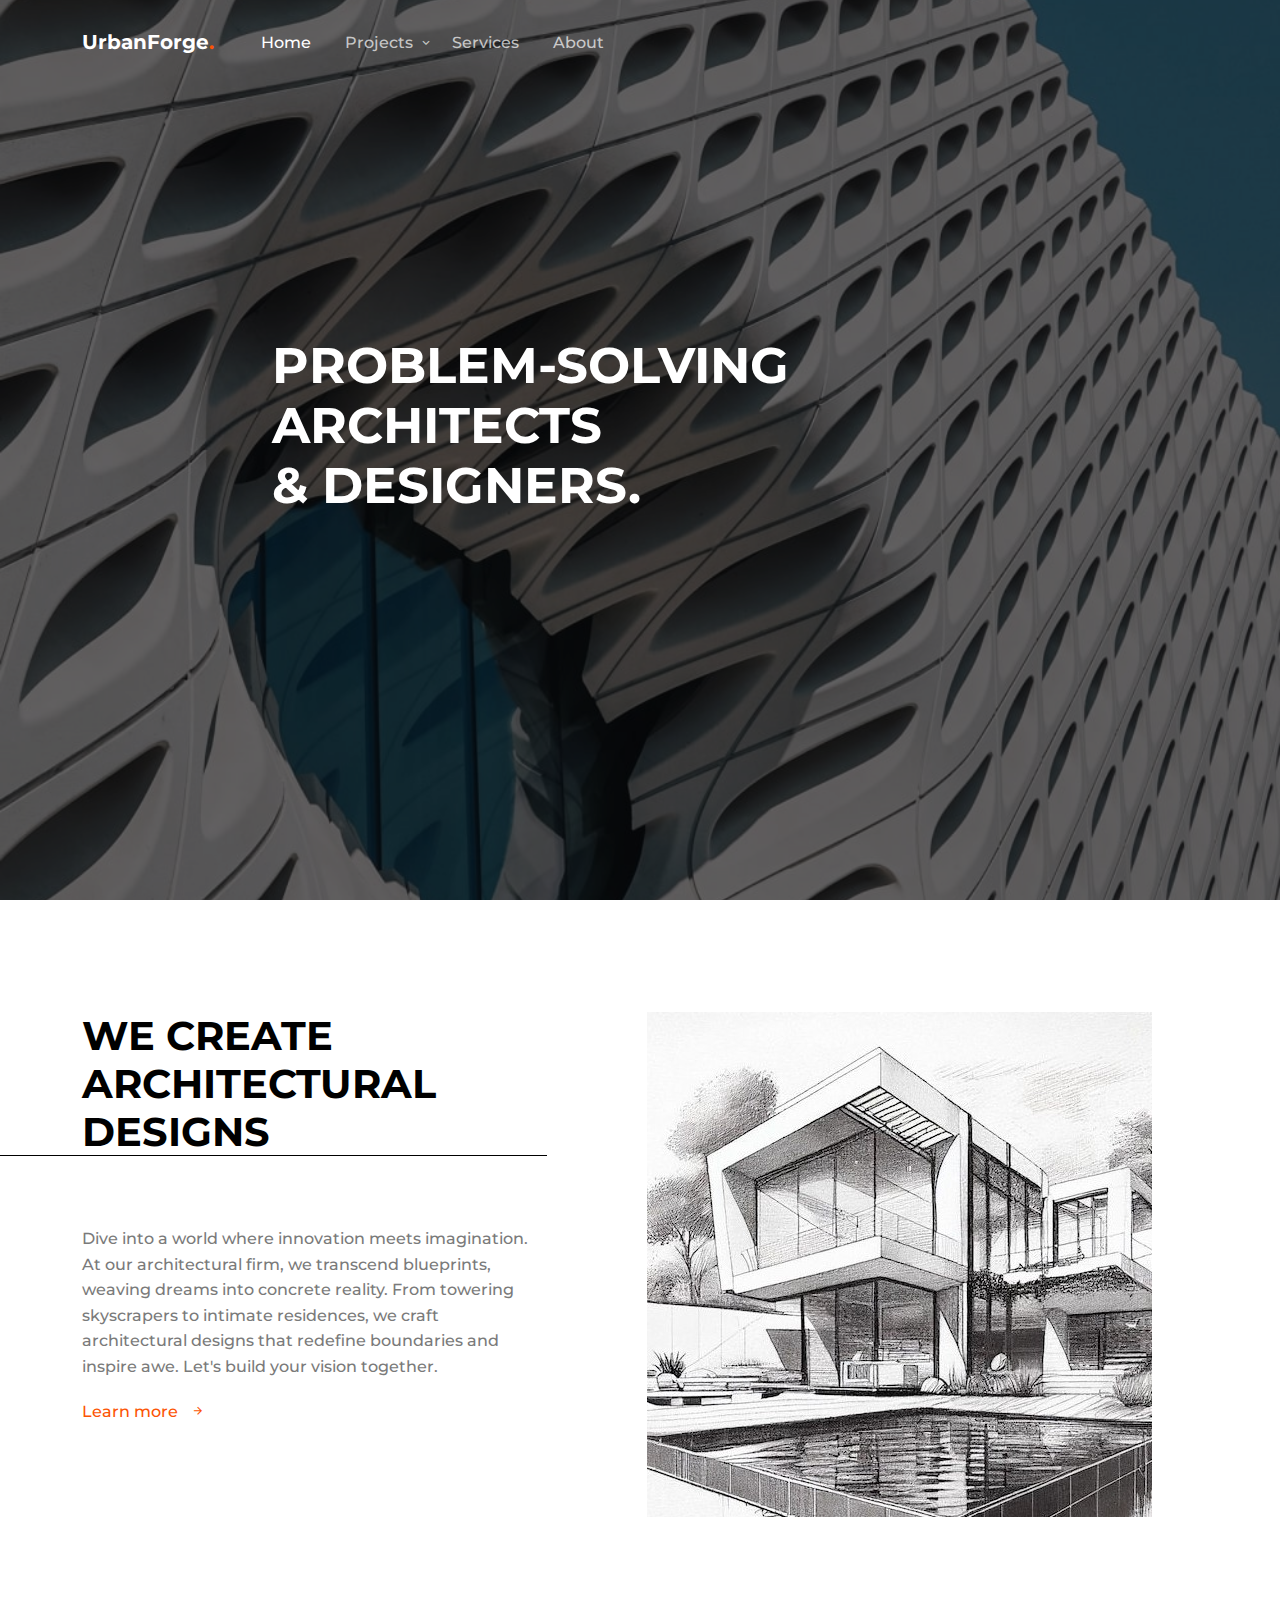
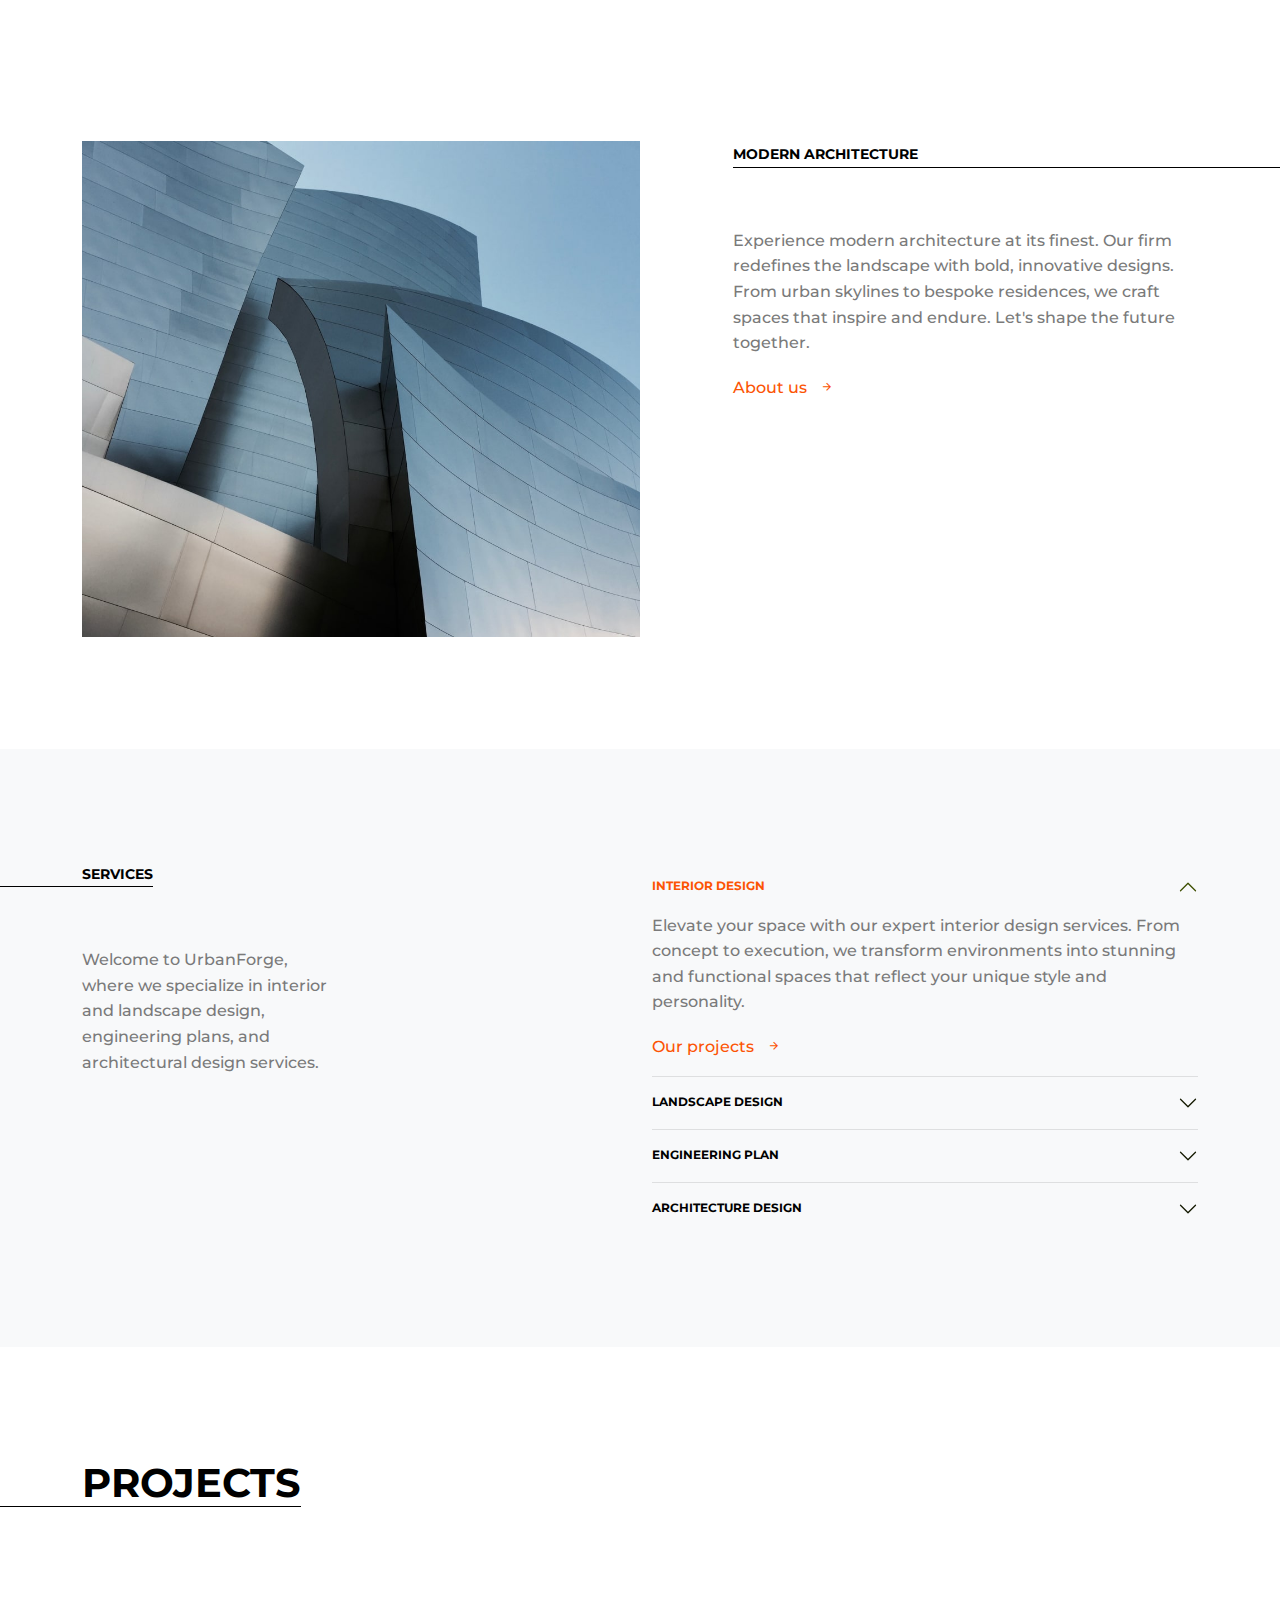
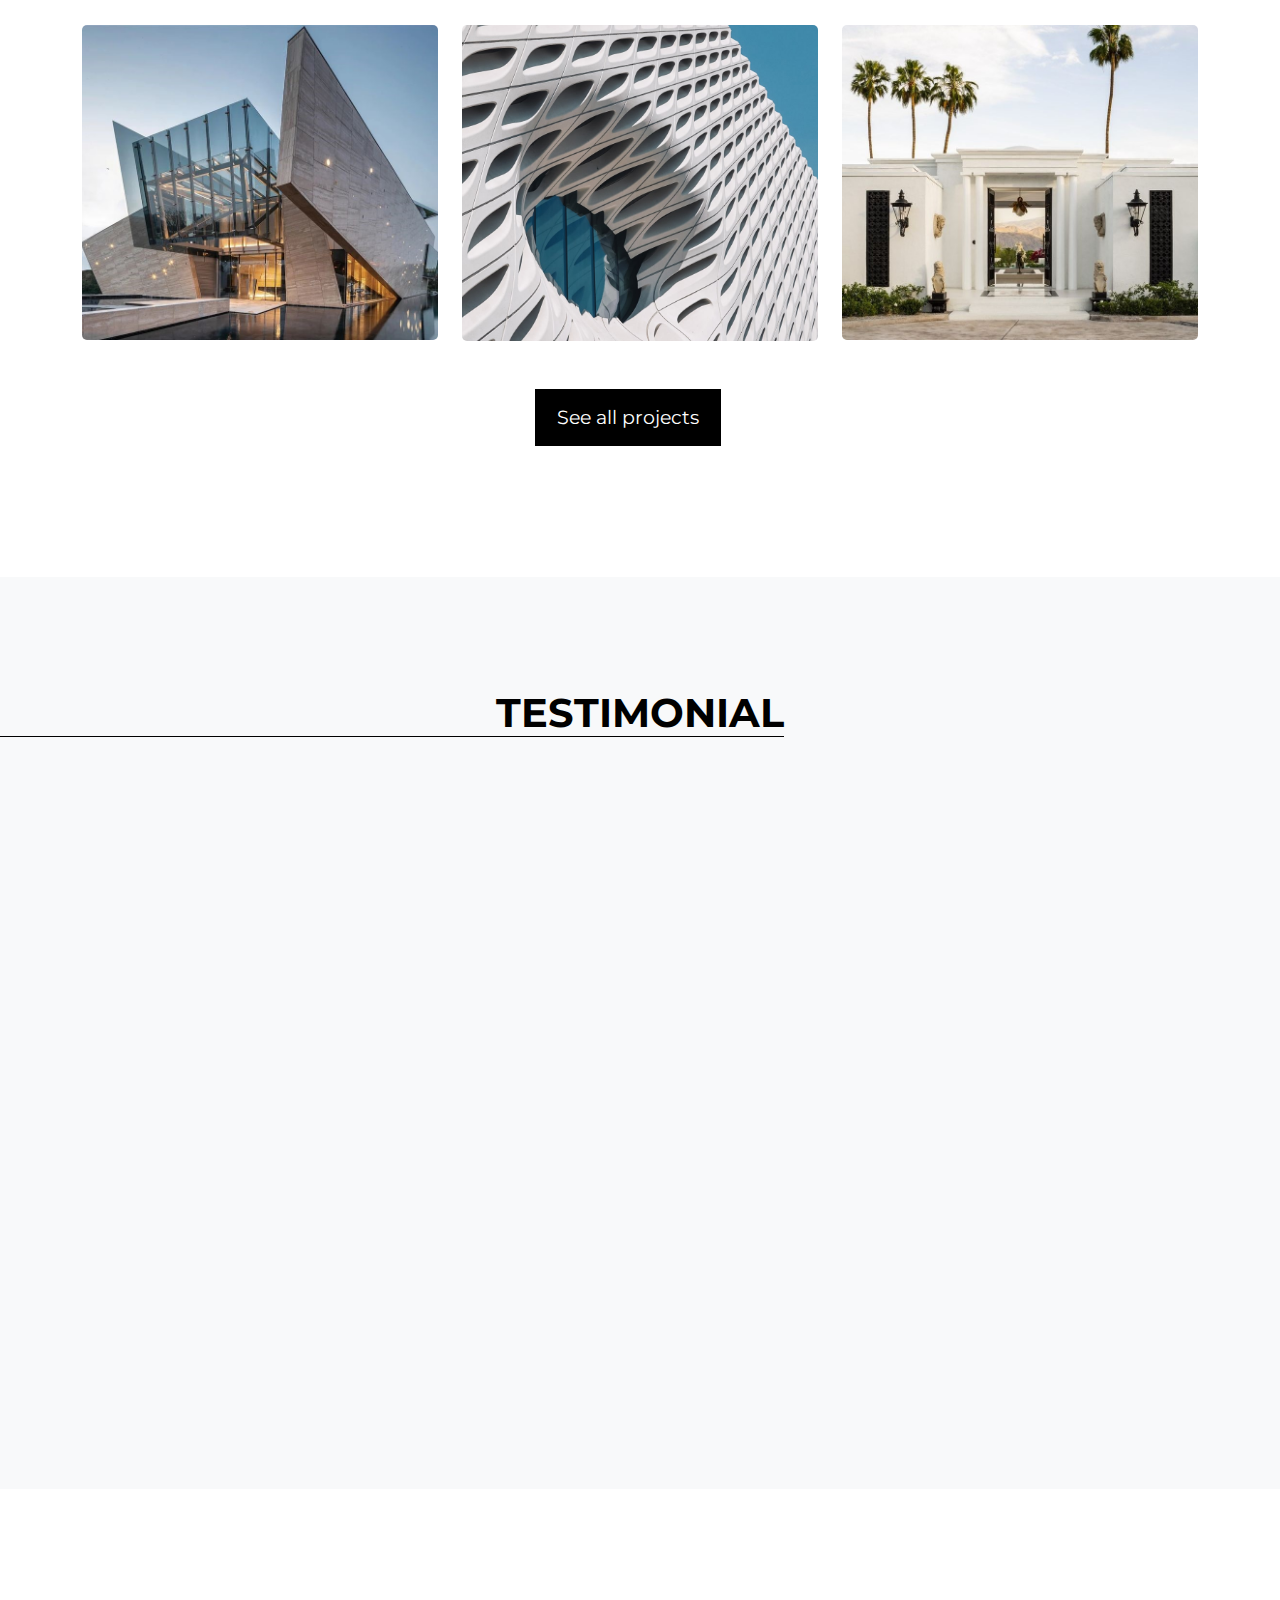
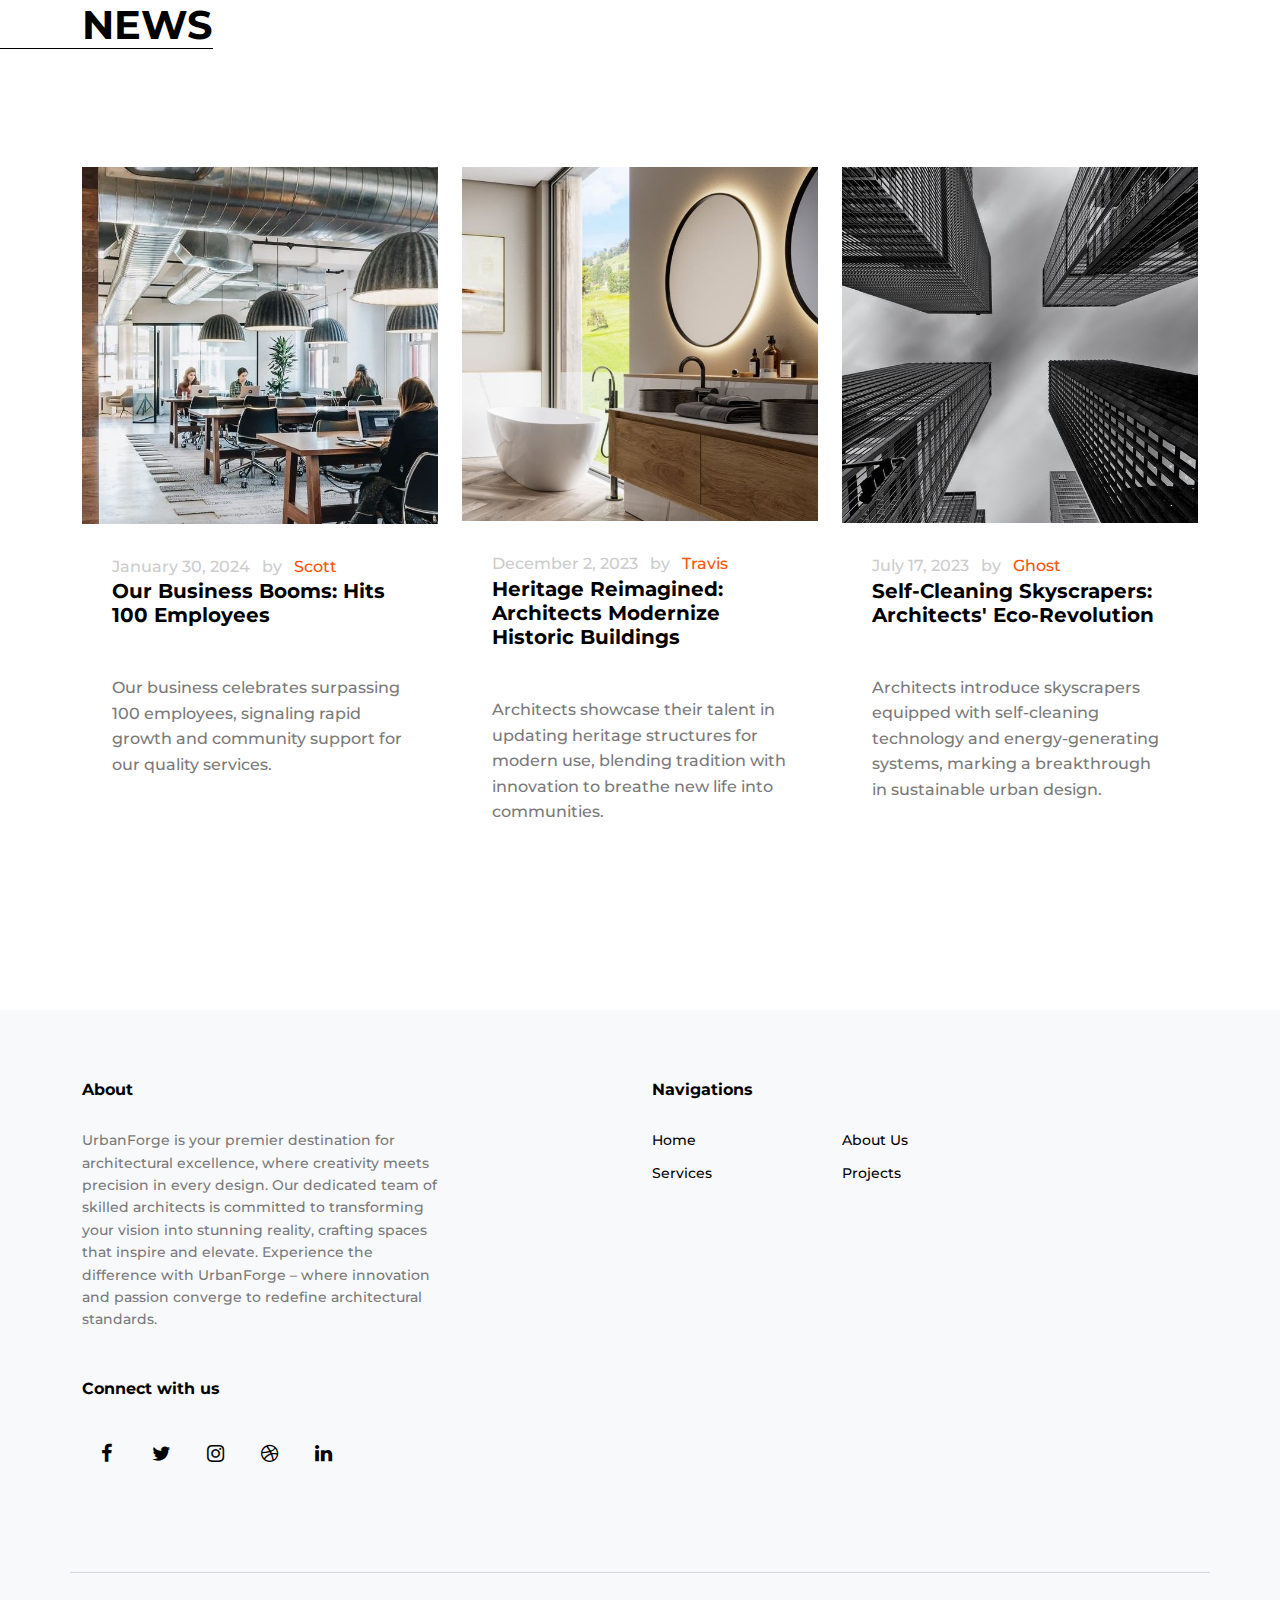
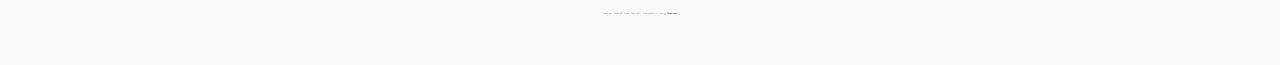
<file: index.html>
<!-- /*
* Template Name: Archiark
* Template Author: Untree.co
* Tempalte URI: https://untree.co/
* License: https://creativecommons.org/licenses/by/3.0/
*/ -->
<!doctype html>
<html lang="en">
<head>
	<!-- Required meta tags -->
	<meta charset="utf-8">
	<meta name="viewport" content="width=device-width, initial-scale=1">
	
	<meta name="author" content="Untree.co">
	<link rel="shortcut icon" href="favicon.svg">

	<meta name="description" content="" />
	<meta name="keywords" content="bootstrap, bootstrap5" />

	<link rel="preconnect" href="https://fonts.gstatic.com">
	<link href="https://fonts.googleapis.com/css2?family=Montserrat:wght@400;700&family=Roboto&display=swap" rel="stylesheet">

	<link rel="stylesheet" href="fonts/icomoon/style.css">
	<link rel="stylesheet" href="fonts/flaticon/font/flaticon.css">
	<link rel="stylesheet" href="css/tiny-slider.css">
	<link rel="stylesheet" href="css/aos.css">
	<link rel="stylesheet" href="css/glightbox.min.css">
	<link rel="stylesheet" href="css/style.css">

	<title>UrbanForge</title>
</head>
<body>

	<div class="site-mobile-menu site-navbar-target">
		<div class="site-mobile-menu-header">
			<div class="site-mobile-menu-close">
				<span class="icofont-close js-menu-toggle"></span>
			</div>
		</div>
		<div class="site-mobile-menu-body"></div>
	</div>

	<nav class="site-nav">
		<div class="container">
			<div class="site-navigation">
				<a href="index.html" class="logo m-0 float-start">UrbanForge<span class="text-primary">.</span> </a>

				<ul class="js-clone-nav d-none d-lg-inline-block text-start site-menu float-start">
					<li class="active"><a href="index.html">Home</a></li>
					<li class="has-children">
						<a href="projects.html">Projects</a>
						<ul class="dropdown">
							<li><a href="project-single-1.html">Opulent Oasis</a></li>
							<li><a href="project-single-2.html">Elysian Estates</a></li>
							<li><a href="project-single-3.html">Eden's Enclave</a></li>
						</ul>
					</li>
					<li><a href="services.html">Services</a></li>
					<li><a href="about.html">About</a></li>
					<!-- <li><a href="contact.html">Contact Us</a></li> -->
				</ul>

				

				<a href="#" class="burger ml-auto float-end site-menu-toggle light js-menu-toggle d-inline-block d-lg-none" data-toggle="collapse" data-target="#main-navbar">
					<span></span>
				</a>

			</div>
		</div>
	</nav>

	<div class="hero-2 overlay" style="background-image: url('images/img_2.jpg');">
		<div class="container">
			<div class="row align-items-center">
				<div class="col-lg-8 mx-auto">
					<h1 class="mb-5"><span>Problem-solving</span> <span class="d-block">architects</span> <span class="d-block">& designers.</span></h1>
				</div>
			</div>
		</div>
	</div>


	<div class="section sec-1">
		<div class="container">
			<div class="row g-0">
				<div class="col-lg-5">
					<h2 class="heading">We create architectural designs</h2>
					<p>Dive into a world where innovation meets imagination. At our architectural firm, we transcend blueprints, weaving dreams into concrete reality. From towering skyscrapers to intimate residences, we craft architectural designs that redefine boundaries and inspire awe. Let's build your vision together.</p>

					<p><a href="#projects" class="more-2">Learn more <span class="icon-arrow_forward"></span></a></p>
				</div>
				<div class="col-lg-7 ms-auto">
					<img src="images/bleistift-design.jpg" alt="Image" class="img-fluid img-r">
				</div>
			</div>
		</div>
	</div>

	<div class="section sec-2">
		<div class="container">
			<div class="row g-0">
				<div class="col-lg-6 mb-4 mb-lg-0">
					<img src="images/img_4.jpg" alt="IMage" class="img-fluid">
				</div>
				<div class="col-lg-5 ms-auto">
					<h2 class="heading">Modern Architecture</h2>
					<p>Experience modern architecture at its finest. Our firm redefines the landscape with bold, innovative designs. From urban skylines to bespoke residences, we craft spaces that inspire and endure. Let's shape the future together.</p>
					<p><a href="about.html" class="more-2">About us <span class="icon-arrow_forward"></span></a></p>
				</div>
			</div>
		</div>
	</div>

	<div class="sec-3 section bg-light">
		<div class="container">
			<div class="row">
				<div class="col-lg-3">
					<h2 class="heading">Services</h2>
					<p>Welcome to UrbanForge, where we specialize in interior and landscape design, engineering plans, and architectural design services.</p>
				</div>

				<div class="col-lg-6 ms-auto">
					<div class="accordion accordion-flush accordion-1" id="accordionFlushExample">
						<div class="accordion-item">
							<h2 class="accordion-header" id="flush-headingOne">
								<button class="accordion-button" type="button" data-bs-toggle="collapse" data-bs-target="#flush-collapseOne" aria-expanded="true" aria-controls="flush-collapseOne">
									Interior Design
								</button>
							</h2>
							<div id="flush-collapseOne" class="accordion-collapse collapse show" aria-labelledby="flush-headingOne" data-bs-parent="#accordionFlushExample">
								<div class="accordion-body">
									<div class="row justify-content-between">
										<div class="col-md-12">
											<p>Elevate your space with our expert interior design services. From concept to execution, we transform environments into stunning and functional spaces that reflect your unique style and personality.</p>
											<a href="#projects" class="more-2">Our projects <span class="icon-arrow_forward"></span></a>
										</div>
									</div>
									
								</div>
							</div>
						</div>
						<div class="accordion-item">
							<h2 class="accordion-header" id="flush-headingTwo">
								<button class="accordion-button collapsed" type="button" data-bs-toggle="collapse" data-bs-target="#flush-collapseTwo" aria-expanded="false" aria-controls="flush-collapseTwo">
									Landscape Design
								</button>
							</h2>
							<div id="flush-collapseTwo" class="accordion-collapse collapse" aria-labelledby="flush-headingTwo" data-bs-parent="#accordionFlushExample">
								<div class="accordion-body">
									<div class="row justify-content-between">
										<div class="col-md-12">
											<p>Experience the beauty of the outdoors with our bespoke landscape design solutions. Whether it's a tranquil garden retreat or a vibrant outdoor living space, we craft landscapes that harmonize with nature and enhance your surroundings.</p>
											<a href="#projects" class="more-2">Our projects <span class="icon-arrow_forward"></span></a>
										</div>
									</div>
								</div>
							</div>
						</div>
						<div class="accordion-item">
							<h2 class="accordion-header" id="flush-headingThree">
								<button class="accordion-button collapsed" type="button" data-bs-toggle="collapse" data-bs-target="#flush-collapseThree" aria-expanded="false" aria-controls="flush-collapseThree">
									Engineering Plan
								</button>
							</h2>
							<div id="flush-collapseThree" class="accordion-collapse collapse" aria-labelledby="flush-headingThree" data-bs-parent="#accordionFlushExample">
								<div class="accordion-body">
									<div class="row justify-content-between">
										<div class="col-md-12">
											<p>Our meticulous engineering plans lay the foundation for successful projects. With a focus on precision and innovation, we provide comprehensive plans that ensure structural integrity and compliance with regulations.</p>
											<a href="#projects" class="more-2">Our projects <span class="icon-arrow_forward"></span></a>
										</div>
									</div>
								</div>
							</div>
						</div>

						<div class="accordion-item">
							<h2 class="accordion-header" id="flush-headingFour">
								<button class="accordion-button collapsed" type="button" data-bs-toggle="collapse" data-bs-target="#flush-collapseFour" aria-expanded="false" aria-controls="flush-collapseFour">
									Architecture Design
								</button>
							</h2>
							<div id="flush-collapseFour" class="accordion-collapse collapse" aria-labelledby="flush-headingFour" data-bs-parent="#accordionFlushExample">
								<div class="accordion-body">
									<div class="row justify-content-between">
										<div class="col-md-12">
											<p>Unlock the potential of your vision with our visionary architectural design services. From concept sketches to detailed blueprints, we bring creativity and expertise to every project, creating iconic structures that stand the test of time.</p>
											<a href="#projects" class="more-2">Our projects <span class="icon-arrow_forward"></span></a>
										</div>
									</div>
								</div>
							</div>
						</div>

					</div>
				</div>
			</div>
		</div>
	</div>


	<div id="projects" class="section sec-5">
		<div class="container">
			<div class="row mb-5">
				<div class="col-lg-6">
					<h2 class="heading">Projects</h2>
				</div>
			</div>

			<div class="row g-4">
				<div class="col-xs-12 col-sm-6 col-md-6 col-lg-4">
					<div class="single-portfolio">
						<a href="project-single-1.html">
							<img src="images/modern-house.jpg" alt="Image" class="img-fluid">
							<div class="contents">
								<h3>Opulent Oasis</h3>
								<div class="cat">Exquisite Residences in Architectural Splendor</div>
							</div>
						</a>
					</div>
				</div>
				<div class="col-xs-12 col-sm-6 col-md-6 col-lg-4">
					<div class="single-portfolio">
						<a href="project-single-2.html">
							<img src="images/img_2.jpg" alt="Image" class="img-fluid">
							<div class="contents">
								<h3>Elysian Estates</h3>
								<div class="cat">Bespoke Luxury Living in Architectural Marvels</div>
							</div>
						</a>
					</div>
				</div>
				<div class="col-xs-12 col-sm-6 col-md-6 col-lg-4">
					<div class="single-portfolio">
						<a href="project-single-3.html">
							<img src="images/luxury-garden.jpg" alt="Image" class="img-fluid">
							<div class="contents">
								<h3>Eden's Enclave</h3>
								<div class="cat">A Luxurious Garden Sanctuary</div>
							</div>
						</a>
					</div>
				</div>

				<div class="col-md-12 text-center mt-5">
					<p><a href="projects.html" class="btn btn-primary me-4">See all projects</a></p>
				</div>

			</div>
		</div>
	</div>



	<div class="sec-4 section bg-light">

		<div class="text-center mb-5">
			<h2 class="heading mb-5 text-center">Testimonial</h2>
		</div>
		<div class="testimonial-slide-center-wrap" data-aos="fade-up" data-aos-delay="100">

			<div id="testimonial-nav">
				<span class="prev" data-controls="prev"><span class="icon-chevron-left"></span></span>

				<span class="next" data-controls="next"><span class="icon-chevron-right"></span></span>
			</div>

			<div class="testimonial-slide-center testimonial-center" id="testimonial-center">

				<div class="item">
					<div class="testimonial-item">
						<div  class="testimonial-item-inner">
							<div class="testimonial-author mb-5">
								<img src="images/person_2.jpg" alt="Image" class="img-fluid">
								<strong class="d-block">Isabella Rossi</strong>
								<span>Marketing Director</span>
							</div>
							<blockquote>
								UrbanForge's designs are truly inspiring. Their ability to combine aesthetics with practicality is commendable. We couldn't be happier with the outcome.
							</blockquote>

						</div>
					</div>
				</div>

				<div class="item">
					<div class="testimonial-item">
						<div  class="testimonial-item-inner">
							<div class="testimonial-author mb-5">
								<img src="images/person_1.jpg" alt="Image" class="img-fluid">
								<strong class="d-block">Benjamin Carter</strong>
								<span>Senior Software Engineer</span>
							</div>
							<blockquote>
								Choosing UrbanForge was the best decision we made for our project. Their team's expertise and dedication resulted in a space that is both beautiful and functional.
							</blockquote>

						</div>
					</div>
				</div>

				<div class="item">
					<div class="testimonial-item">
						<div  class="testimonial-item-inner">
							<div class="testimonial-author mb-5">
								<img src="images/person_3.jpg" alt="Image" class="img-fluid">
								<strong class="d-block">Sophia Anderson</strong>
								<span>Chief Financial Officer</span>
							</div>
							<blockquote>
								UrbanForge's passion for their craft shines through in their work. They listened to our needs and delivered a design that surpassed all our expectations.
							</blockquote>

						</div>
					</div>
				</div>

				<div class="item">
					<div class="testimonial-item">
						<div  class="testimonial-item-inner">
							<div class="testimonial-author mb-5">
								<img src="images/person_4.jpg" alt="Image" class="img-fluid">
								<strong class="d-block">Alexander Lee</strong>
								<span>Investment Analyst</span>
							</div>
							<blockquote>
								Working with UrbanForge was a seamless experience from start to finish. Their innovative designs exceeded our expectations, and their professionalism was outstanding.
							</blockquote>

						</div>
					</div>
				</div>


				<div class="item">
					<div class="testimonial-item">
						<div  class="testimonial-item-inner">
							<div class="testimonial-author mb-5">
								<img src="images/person_5.jpg" alt="Image" class="img-fluid">
								<strong class="d-block">Olivia Martinez</strong>
								<span>Creative Director</span>
							</div>
							<blockquote>
								UrbanForge brought our architectural vision to life with precision and creativity. Their attention to detail and commitment to excellence are unmatched.
							</blockquote>

						</div>
					</div>
				</div>
			</div>

		</div>
	</div>


	<div class="section sec-news">
		<div class="container">
			<div class="row mb-5">
				<div class="col-lg-6">
					<h2 class="heading">News</h2>
				</div>
			</div>

			<div class="row">
				<div class="col-lg-4 col-md-6 mb-4">
					<div class="post-entry-1 h-100">
						<a href="single.html">
							<img src="images/business.jpg" alt="Image"
							class="img-fluid">
						</a>
						<div class="post-entry-1-contents">
							<span class="meta d-inline-block mb-0">January 30, 2024 <span class="mx-2">by</span> <a href="#">Scott</a></span>
							<h2 class="mb-5"><a href="single.html">Our Business Booms: Hits 100 Employees</a></h2>
							
							<p>Our business celebrates surpassing 100 employees, signaling rapid growth and community support for our quality services.</p>
							<!-- <p><a href="single.html">Read more</a></p> -->
						</div>
					</div>
				</div>
				<div class="col-lg-4 col-md-6 mb-4">
					<div class="post-entry-1 h-100">
						<a href="single.html">
							<img src="images/innovative-lösungen.jpg" alt="Image"
							class="img-fluid">
						</a>
						<div class="post-entry-1-contents">

							<span class="meta d-inline-block mb-0">December 2, 2023 <span class="mx-2">by</span> <a href="#">Travis</a></span>
							<h2 class="mb-5"><a href="single.html">Heritage Reimagined: Architects Modernize Historic Buildings</a></h2>
							<p>Architects showcase their talent in updating heritage structures for modern use, blending tradition with innovation to breathe new life into communities.</p>
							<!-- <p><a href="single.html">Read more</a></p> -->
						</div>
					</div>
				</div>

				<div class="col-lg-4 col-md-6 mb-4">
					<div class="post-entry-1 h-100">
						<a href="single.html">
							<img src="images/wolkenkratzer.jpg" alt="Image"
							class="img-fluid">
						</a>
						<div class="post-entry-1-contents">

							<span class="meta d-inline-block mb-0">July 17, 2023 <span class="mx-2">by</span> <a href="#">Ghost</a></span>
							<h2 class="mb-5"><a href="single.html">Self-Cleaning Skyscrapers: Architects' Eco-Revolution</a></h2>
							<p>Architects introduce skyscrapers equipped with self-cleaning technology and energy-generating systems, marking a breakthrough in sustainable urban design.</p>
							<!-- <p><a href="single.html">Read more</a></p> -->
						</div>
					</div>
				</div>
			</div>
		</div>
	</div>



	

	<div class="site-footer bg-light">
		<div class="container">

			<div class="row justify-content-between">
				<div class="col-lg-4">
					<div class="widget">
						<h3 class="line-top">About</h3>
						<p class="mb-5">UrbanForge is your premier destination for architectural excellence, where creativity meets precision in every design. Our dedicated team of skilled architects is committed to transforming your vision into stunning reality, crafting spaces that inspire and elevate. Experience the difference with UrbanForge – where innovation and passion converge to redefine architectural standards.</p>

					</div>
					<div class="widget">
						<h3 class="line-top">Connect with us</h3>
						<ul class="social list-unstyled mb-5">
							<li><a href="#"><span class="icon-facebook"></span></a></li>
							<li><a href="#"><span class="icon-twitter"></span></a></li>
							<li><a href="#"><span class="icon-instagram"></span></a></li>
							<li><a href="#"><span class="icon-dribbble"></span></a></li>
							<li><a href="#"><span class="icon-linkedin"></span></a></li>
						</ul>
					</div>
				</div>
				<div class="col-lg-6">
					<div class="row">
						<div class="col-12">
							<div class="widget">
								<h3 class="line-top">Navigations</h3>
							</div>
						</div>
						<div class="col-6 col-sm-6 col-md-4">
							<div class="widget">
								<ul class="links list-unstyled">
									<li><a href="#">Home</a></li>
									<li><a href="#">Services</a></li>
								</ul>
							</div>
						</div>
						<div class="col-6 col-sm-6 col-md-4">
							<div class="widget">
								<ul class="links list-unstyled">
									<li><a href="#">About Us</a></li>
									<li><a href="#">Projects</a></li>
								</ul>
							</div>
						</div>
					</div>
				</div>
			</div>

			<div class="row justify-content-center text-center copyright">
				<div class="col-md-8">
					<p style="font-size: 2px;" class="small text-black-50">Copyright &copy;<script>document.write(new Date().getFullYear());</script>. All Rights Reserved. &mdash; Designed with love by <a href="https://untree.co">Webtree.ch</a> <!-- License information: https://untree.co/license/ -->
					</p>
				</div>
			</div>
		</div>
	</div>


	


	<!-- Preloader -->
	<div id="overlayer"></div>
	<div class="loader">
		<div class="spinner-border" role="status">
			<span class="visually-hidden">Loading...</span>
		</div>
	</div>

	<script src="js/bootstrap.bundle.min.js"></script>
	<script src="js/tiny-slider.js"></script>
	<script src="js/aos.js"></script>
	<script src="js/glightbox.min.js"></script>
	<script src="js/navbar.js"></script>
	<script src="js/counter.js"></script>
	<script src="js/custom.js"></script>
</body>
</html>
</file>
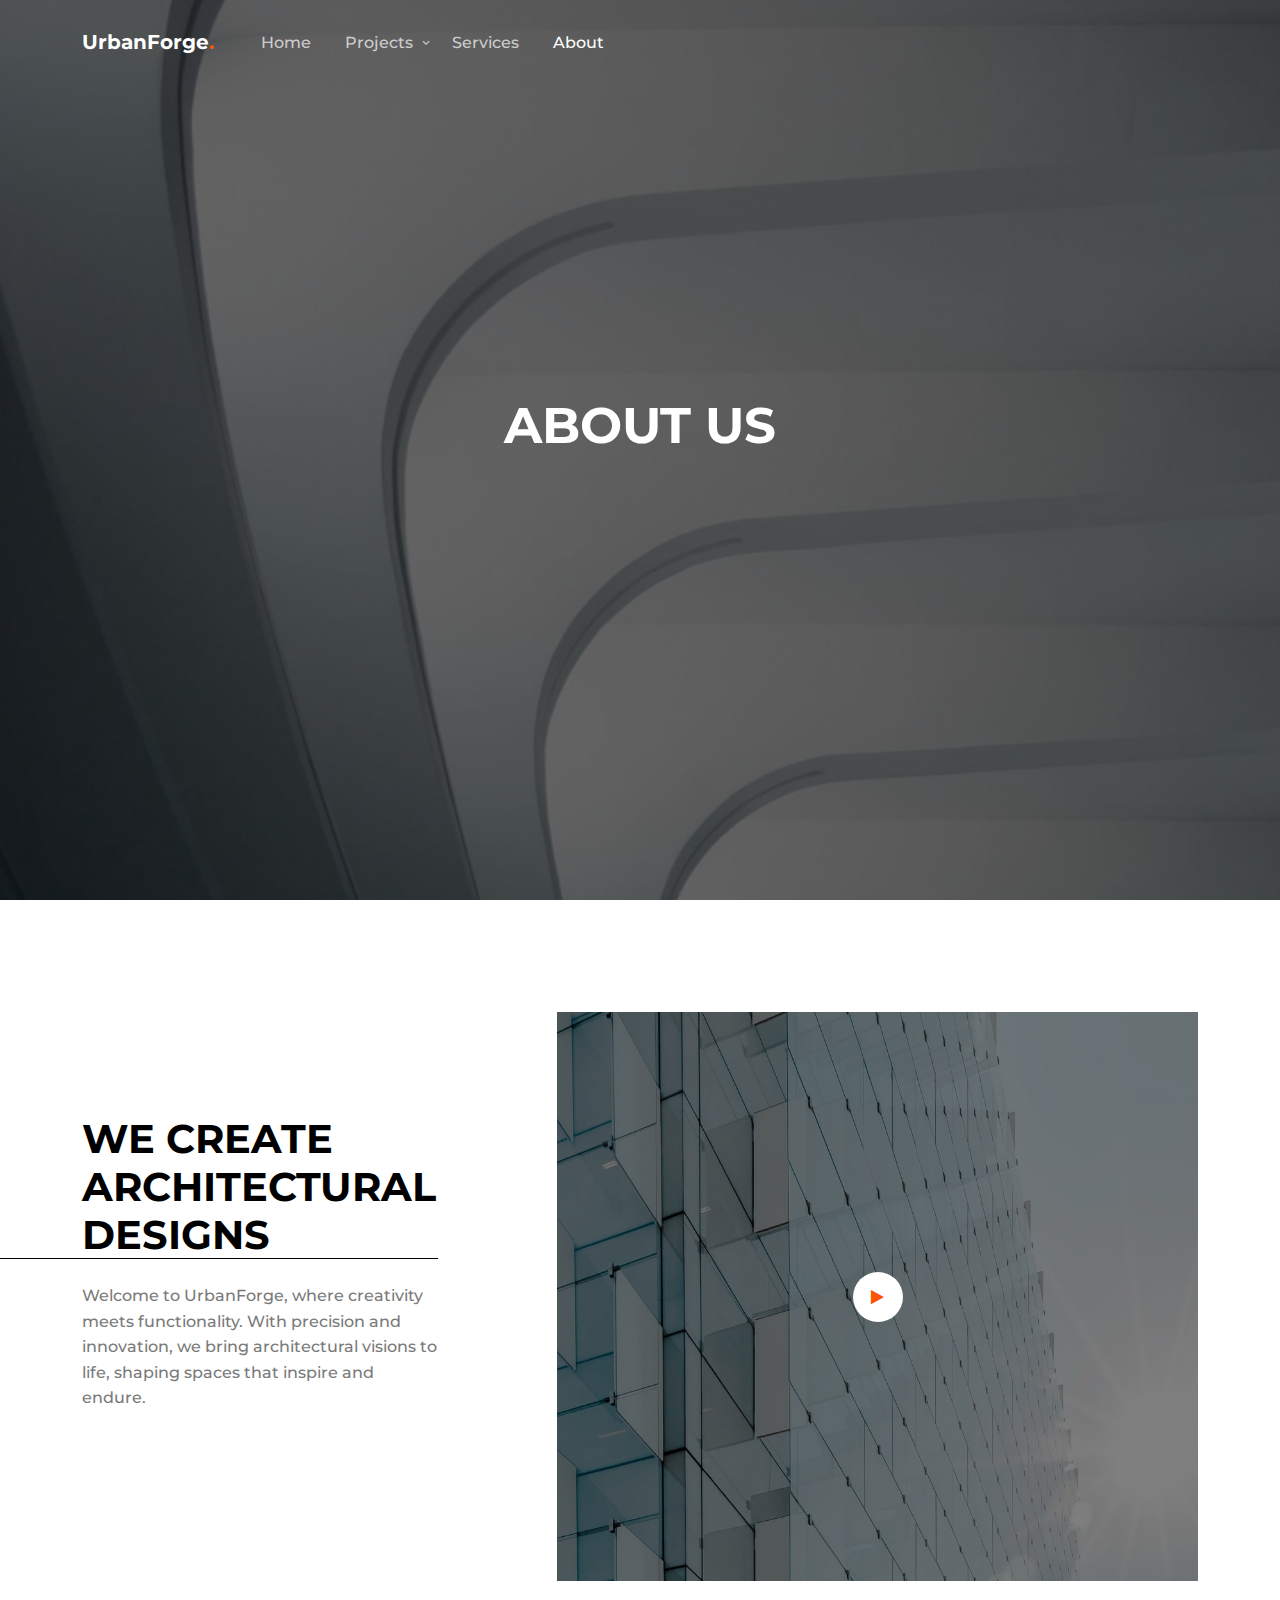
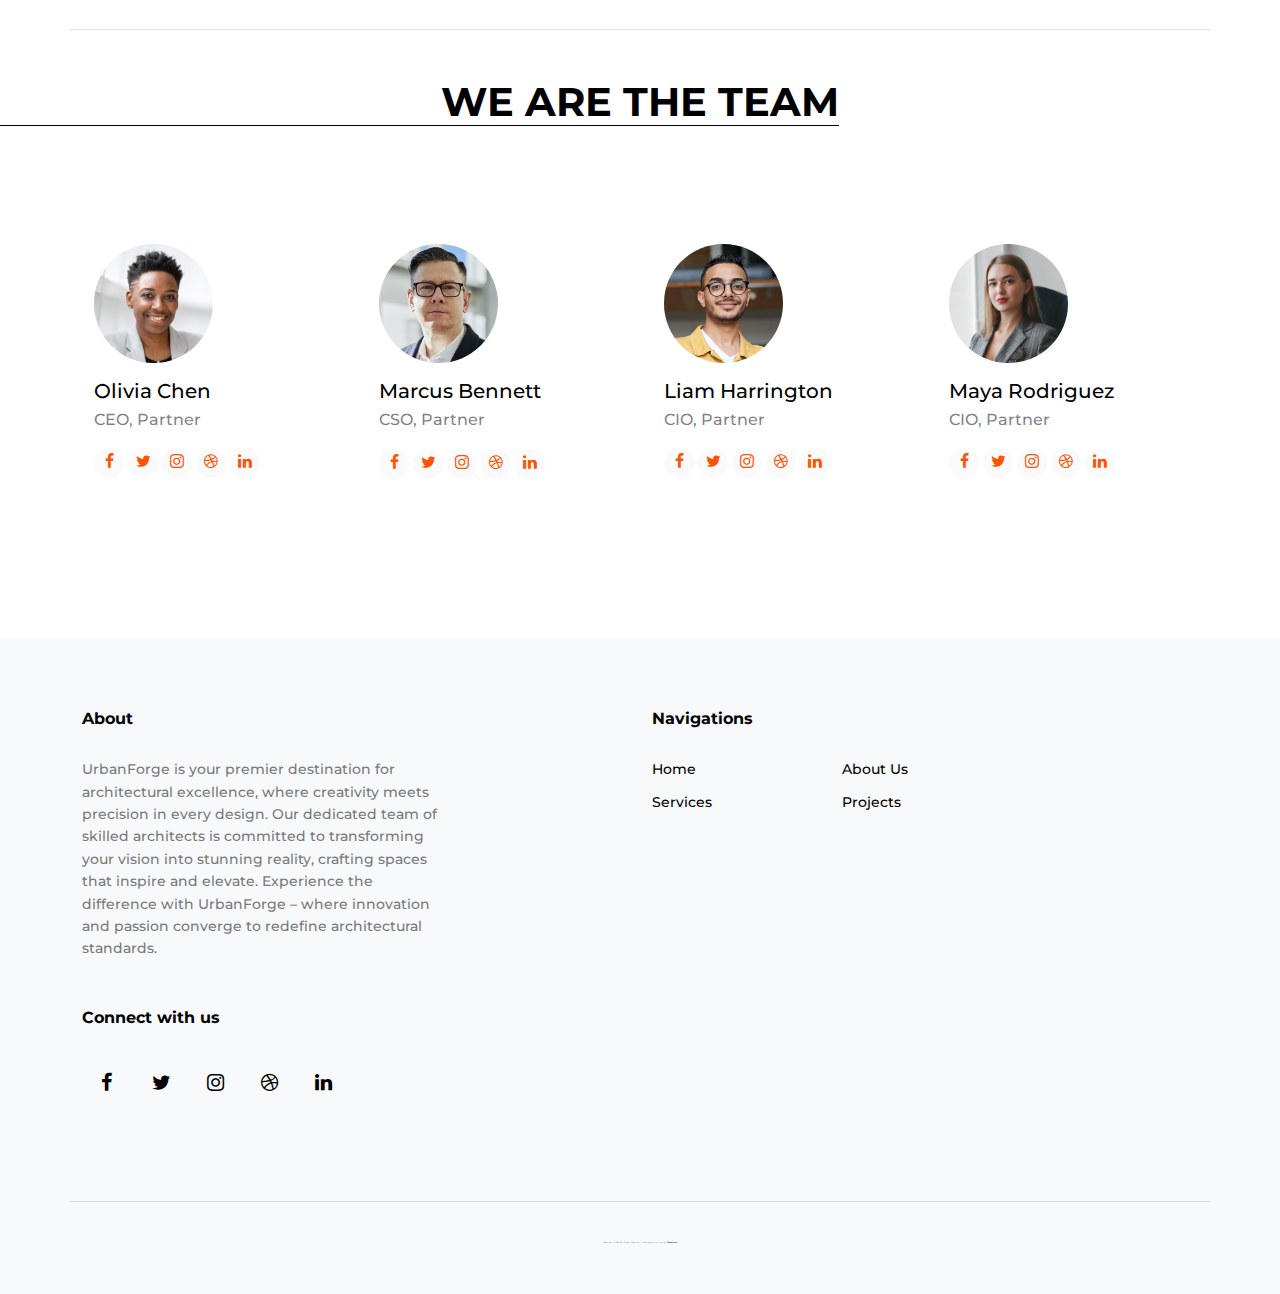
<file: about.html>
<!-- /*
* Template Name: Archiark
* Template Author: Untree.co
* Tempalte URI: https://untree.co/
* License: https://creativecommons.org/licenses/by/3.0/
*/ -->
<!doctype html>
<html lang="en">
<head>
	<!-- Required meta tags -->
	<meta charset="utf-8">
	<meta name="viewport" content="width=device-width, initial-scale=1">
	
	<meta name="author" content="Untree.co">
	<link rel="shortcut icon" href="favicon.svg">

	<meta name="description" content="" />
	<meta name="keywords" content="bootstrap, bootstrap5" />
	
	<link rel="preconnect" href="https://fonts.gstatic.com">
	<link href="https://fonts.googleapis.com/css2?family=Montserrat:wght@400;700&family=Roboto&display=swap" rel="stylesheet">

	<link rel="stylesheet" href="fonts/icomoon/style.css">
	<link rel="stylesheet" href="fonts/flaticon/font/flaticon.css">
	<link rel="stylesheet" href="css/tiny-slider.css">
	<link rel="stylesheet" href="css/aos.css">
	<link rel="stylesheet" href="css/glightbox.min.css">
	<link rel="stylesheet" href="css/style.css">

	<title>UrbanForge </title>
</head>
<body>

	<div class="site-mobile-menu site-navbar-target">
		<div class="site-mobile-menu-header">
			<div class="site-mobile-menu-close">
				<span class="icofont-close js-menu-toggle"></span>
			</div>
		</div>
		<div class="site-mobile-menu-body"></div>
	</div>

	<nav class="site-nav">
		<div class="container">
			<div class="site-navigation">
				<a href="index.html" class="logo m-0 float-start">UrbanForge<span class="text-primary">.</span> </a>

				<ul class="js-clone-nav d-none d-lg-inline-block text-start site-menu float-start">
					<li><a href="index.html">Home</a></li>
					<li class="has-children">
						<a href="projects.html">Projects</a>
						<ul class="dropdown">
							<li><a href="project-single-1.html">Opulent Oasis</a></li>
							<li><a href="project-single-2.html">Elysian Estates</a></li>
							<li><a href="project-single-3.html">Eden's Enclave</a></li>
						</ul>
					</li>
					<li><a href="services.html">Services</a></li>
					<li class="active"><a href="about.html">About</a></li>
					<!-- <li><a href="contact.html">Contact Us</a></li> -->
				</ul>

				

				<a href="#" class="burger ml-auto float-end site-menu-toggle light js-menu-toggle d-inline-block d-lg-none" data-toggle="collapse" data-target="#main-navbar">
					<span></span>
				</a>

			</div>
		</div>
	</nav>

	<div class="hero-2 overlay" style="background-image: url('images/img_3.jpg');">
		<div class="container">
			<div class="row align-items-center">
				<div class="col-lg-5 mx-auto ">
					<h1 class="mb-5 text-center"><span>About Us</span></h1>
				</div>
			</div>
		</div>
	</div>


	<div class="section sec-4">
		<div class="container">
			<div class="row border-bottom mb-5 pb-5 justify-content-between">
				<div class="col-lg-4 align-self-center mb-5">
					<h2 class="heading mb-4">We create architectural designs</h2>
					<p>Welcome to UrbanForge, where creativity meets functionality. With precision and innovation, we bring architectural visions to life, shaping spaces that inspire and endure.</p>
				</div>
				<div class="col-lg-7">
					<a href="https://www.youtube.com/watch?v=mwtbEGNABWU" class="video-wrap glightbox">
						<span class="icon-play"></span>
						<img src="images/img_7.jpg" alt="Image" class="img-fluid">
					</a>
				</div>
			</div>

			<div class="container">
				<div class="row mb-5">
					<div class="col-lg-6 mx-auto text-center">
						<h2 class="heading">We Are The Team</h2>
					</div>
					
				</div>
				<div class="row g-5">
					<div class="col-xs-12 col-sm-6 col-md-6 col-lg-3">
						<div class="person">
							<img src="images/person_sq_3.jpg" alt="Image" class="img-fluid rounded-circle mx-auto w-50 mb-3">
							<h3 class="mb-1">Olivia Chen</h3>
							<span class="d-block text-black-50 mb-3">CEO, Partner</span>
							<ul class="social-2 list-unstyled mb-5">
								<li><a href="#"><span class="icon-facebook"></span></a></li>
								<li><a href="#"><span class="icon-twitter"></span></a></li>
								<li><a href="#"><span class="icon-instagram"></span></a></li>
								<li><a href="#"><span class="icon-dribbble"></span></a></li>
								<li><a href="#"><span class="icon-linkedin"></span></a></li>
							</ul>
						</div>
					</div>
					<div class="col-xs-12 col-sm-6 col-md-6 col-lg-3">
						<div class="person">
							<img src="images/person_sq_4.jpg" alt="Image" class="img-fluid rounded-circle mx-auto w-50 mb-3">
							<h3 class="mb-1">Marcus Bennett</h3>
							<span class="d-block text-black-50 mb-3">CSO, Partner</span>
							<ul class="social-2 list-unstyled mb-5">
								<li><a href="#"><span class="icon-facebook"></span></a></li>
								<li><a href="#"><span class="icon-twitter"></span></a></li>
								<li><a href="#"><span class="icon-instagram"></span></a></li>
								<li><a href="#"><span class="icon-dribbble"></span></a></li>
								<li><a href="#"><span class="icon-linkedin"></span></a></li>
							</ul>
						</div>
					</div>
					<div class="col-xs-12 col-sm-6 col-md-6 col-lg-3">
						<div class="person">
							<img src="images/person_sq_5.jpg" alt="Image" class="img-fluid rounded-circle mx-auto w-50 mb-3">
							<h3 class="mb-1">Liam Harrington</h3>
							<span class="d-block text-black-50 mb-3">CIO, Partner</span>
							<ul class="social-2 list-unstyled mb-5">
								<li><a href="#"><span class="icon-facebook"></span></a></li>
								<li><a href="#"><span class="icon-twitter"></span></a></li>
								<li><a href="#"><span class="icon-instagram"></span></a></li>
								<li><a href="#"><span class="icon-dribbble"></span></a></li>
								<li><a href="#"><span class="icon-linkedin"></span></a></li>
							</ul>
						</div>
					</div>
	
					<div class="col-xs-12 col-sm-6 col-md-6 col-lg-3">
						<div class="person">
							<img src="images/person_sq_6.jpg" alt="Image" class="img-fluid rounded-circle mx-auto w-50 mb-3">
							<h3 class="mb-1">Maya Rodriguez</h3>
							<span class="d-block text-black-50 mb-3">CIO, Partner</span>
							<ul class="social-2 list-unstyled mb-5">
								<li><a href="#"><span class="icon-facebook"></span></a></li>
								<li><a href="#"><span class="icon-twitter"></span></a></li>
								<li><a href="#"><span class="icon-instagram"></span></a></li>
								<li><a href="#"><span class="icon-dribbble"></span></a></li>
								<li><a href="#"><span class="icon-linkedin"></span></a></li>
							</ul>
						</div>
					</div>
				</div>
	
			</div>
		</div>
	</div>

	<div class="site-footer bg-light">
		<div class="container">

			<div class="row justify-content-between">
				<div class="col-lg-4">
					<div class="widget">
						<h3 class="line-top">About</h3>
						<p class="mb-5">UrbanForge is your premier destination for architectural excellence, where creativity meets precision in every design. Our dedicated team of skilled architects is committed to transforming your vision into stunning reality, crafting spaces that inspire and elevate. Experience the difference with UrbanForge – where innovation and passion converge to redefine architectural standards.</p>

					</div>
					<div class="widget">
						<h3 class="line-top">Connect with us</h3>
						<ul class="social list-unstyled mb-5">
							<li><a href="#"><span class="icon-facebook"></span></a></li>
							<li><a href="#"><span class="icon-twitter"></span></a></li>
							<li><a href="#"><span class="icon-instagram"></span></a></li>
							<li><a href="#"><span class="icon-dribbble"></span></a></li>
							<li><a href="#"><span class="icon-linkedin"></span></a></li>
						</ul>
					</div>
				</div>
				<div class="col-lg-6">
					<div class="row">
						<div class="col-12">
							<div class="widget">
								<h3 class="line-top">Navigations</h3>
							</div>
						</div>
						<div class="col-6 col-sm-6 col-md-4">
							<div class="widget">
								<ul class="links list-unstyled">
									<li><a href="#">Home</a></li>
									<li><a href="#">Services</a></li>
								</ul>
							</div>
						</div>
						<div class="col-6 col-sm-6 col-md-4">
							<div class="widget">
								<ul class="links list-unstyled">
									<li><a href="#">About Us</a></li>
									<li><a href="#">Projects</a></li>
								</ul>
							</div>
						</div>
					</div>
				</div>
			</div>

			<div class="row justify-content-center text-center copyright">
				<div class="col-md-8">
					<p style="font-size: 2px;" class="small text-black-50">Copyright &copy;<script>document.write(new Date().getFullYear());</script>. All Rights Reserved. &mdash; Designed with love by <a href="https://untree.co">Webtree.ch</a> <!-- License information: https://untree.co/license/ -->
					</p>
					
				</div>
			</div>
		</div>
	</div>


	


	<!-- Preloader -->
	<div id="overlayer"></div>
	<div class="loader">
		<div class="spinner-border" role="status">
			<span class="visually-hidden">Loading...</span>
		</div>
	</div>

	<script src="js/bootstrap.bundle.min.js"></script>
	<script src="js/tiny-slider.js"></script>
	<script src="js/aos.js"></script>
	<script src="js/glightbox.min.js"></script>
	<script src="js/navbar.js"></script>
	<script src="js/counter.js"></script>
	<script src="js/custom.js"></script>
</body>
</html>
</file>
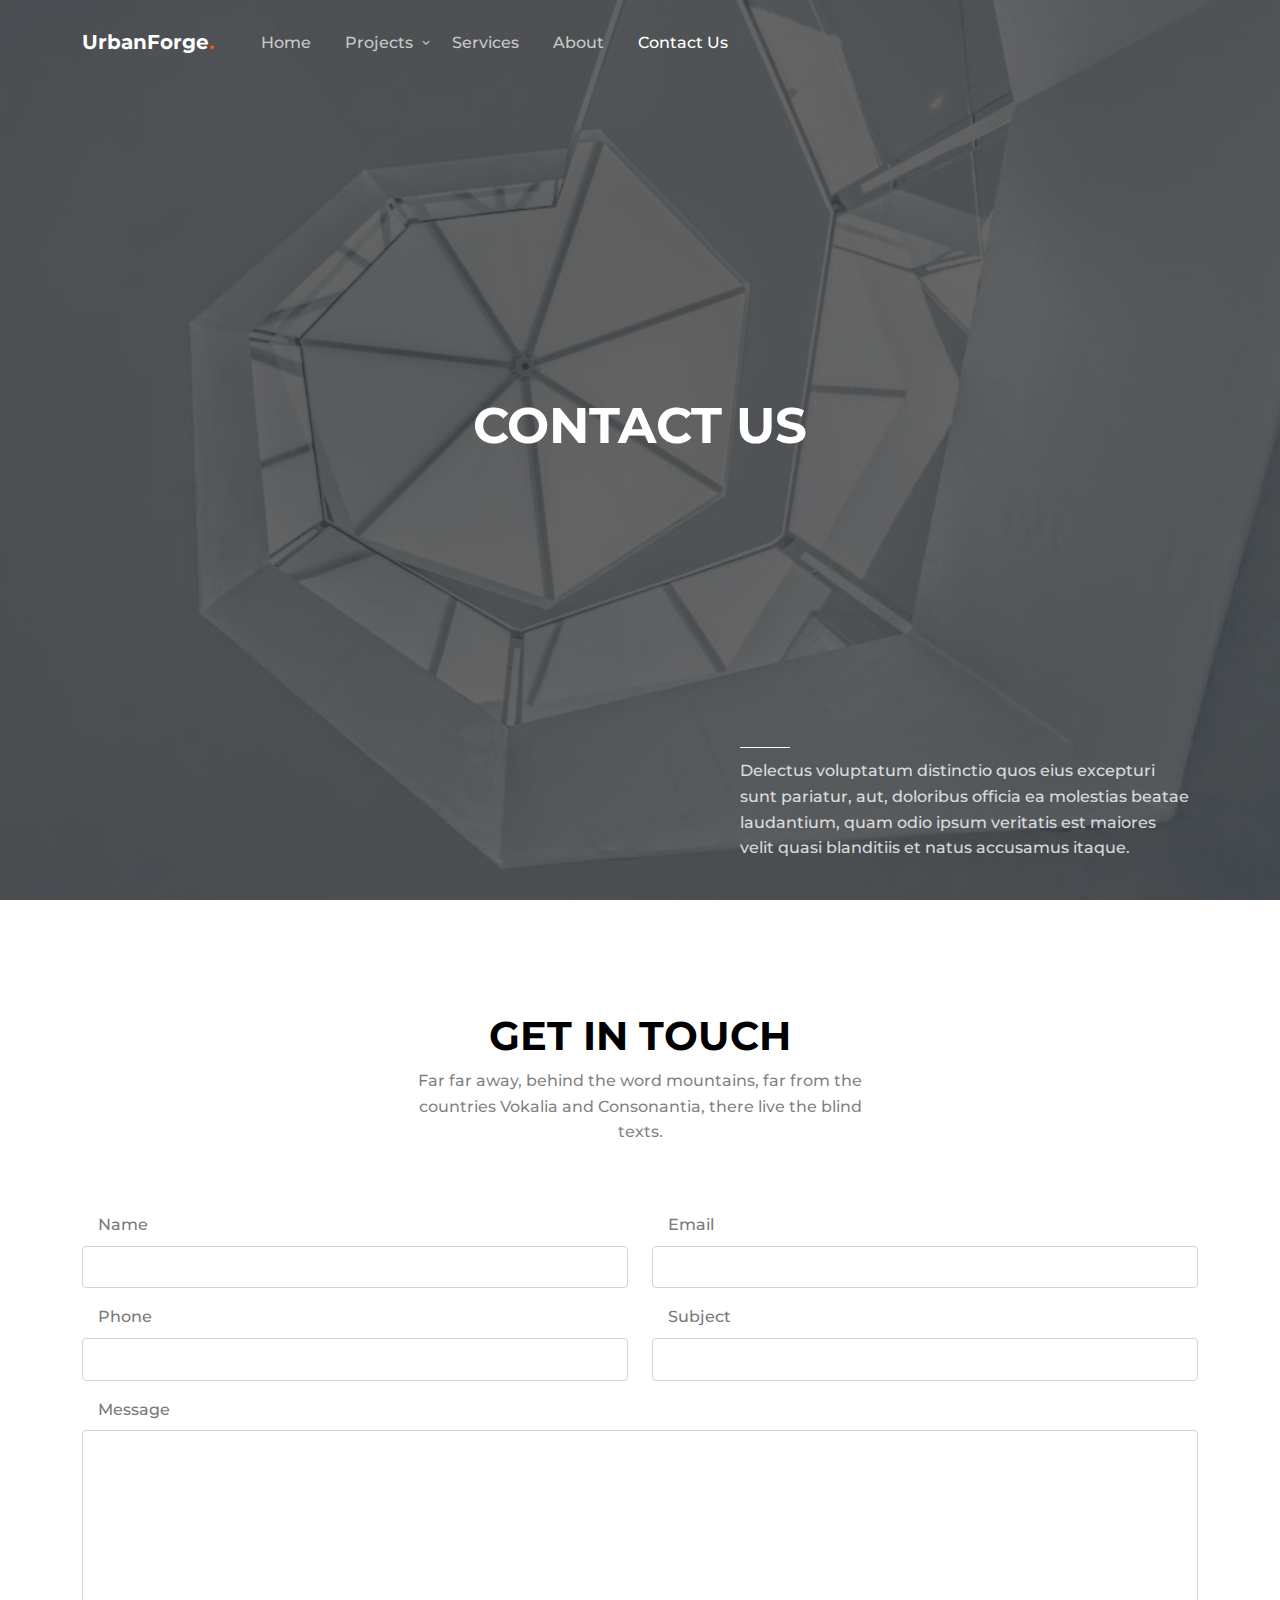
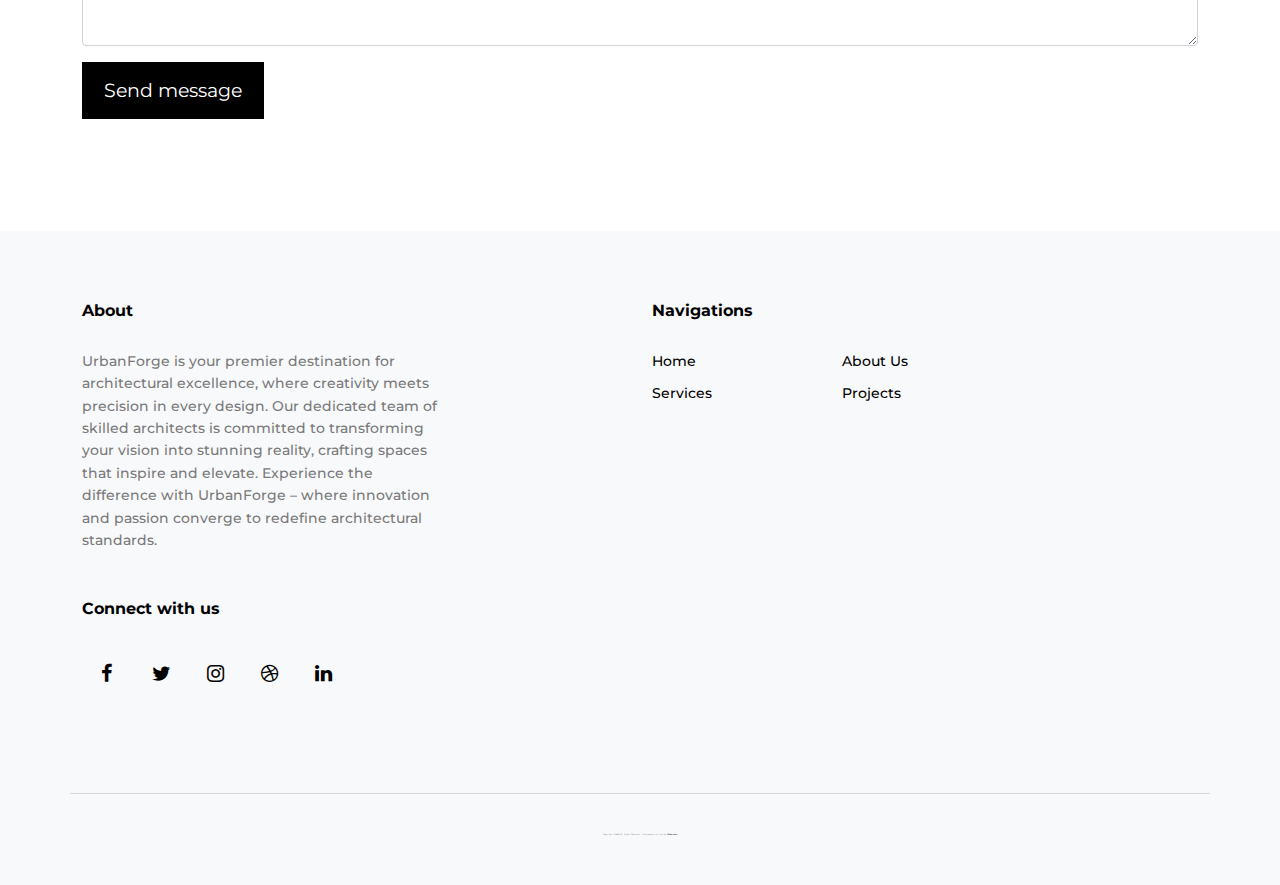
<file: contact.html>
<!-- /*
* Template Name: Archiark
* Template Author: Untree.co
* Tempalte URI: https://untree.co/
* License: https://creativecommons.org/licenses/by/3.0/
*/ -->
<!doctype html>
<html lang="en">
<head>
	<!-- Required meta tags -->
	<meta charset="utf-8">
	<meta name="viewport" content="width=device-width, initial-scale=1">
	
	<meta name="author" content="Untree.co">
	<link rel="shortcut icon" href="favicon.svg">

	<meta name="description" content="" />
	<meta name="keywords" content="bootstrap, bootstrap5" />
	
	<link rel="preconnect" href="https://fonts.gstatic.com">
	<link href="https://fonts.googleapis.com/css2?family=Montserrat:wght@400;700&family=Roboto&display=swap" rel="stylesheet">

	<link rel="stylesheet" href="fonts/icomoon/style.css">
	<link rel="stylesheet" href="fonts/flaticon/font/flaticon.css">
	<link rel="stylesheet" href="css/tiny-slider.css">
	<link rel="stylesheet" href="css/aos.css">
	<link rel="stylesheet" href="css/glightbox.min.css">
	<link rel="stylesheet" href="css/style.css">

	<title>UrbanForge </title>
</head>
<body>

	<div class="site-mobile-menu site-navbar-target">
		<div class="site-mobile-menu-header">
			<div class="site-mobile-menu-close">
				<span class="icofont-close js-menu-toggle"></span>
			</div>
		</div>
		<div class="site-mobile-menu-body"></div>
	</div>

	<nav class="site-nav">
		<div class="container">
			<div class="site-navigation">
				<a href="index.html" class="logo m-0 float-start">UrbanForge<span class="text-primary">.</span> </a>

				<ul class="js-clone-nav d-none d-lg-inline-block text-start site-menu float-start">
					<li><a href="index.html">Home</a></li>
					<li class="has-children">
						<a href="projects.html">Projects</a>
						<ul class="dropdown">
							<li><a href="project-single-1.html">Opulent Oasis</a></li>
							<li><a href="project-single-2.html">Elysian Estates</a></li>
							<li><a href="project-single-3.html">Eden's Enclave</a></li>
						</ul>
					</li>
					<li><a href="services.html">Services</a></li>
					<li><a href="about.html">About</a></li>
					<li class="active"><a href="contact.html">Contact Us</a></li>
				</ul>

				

				<a href="#" class="burger ml-auto float-end site-menu-toggle light js-menu-toggle d-inline-block d-lg-none" data-toggle="collapse" data-target="#main-navbar">
					<span></span>
				</a>

			</div>
		</div>
	</nav>

	<div class="hero-2 overlay" style="background-image: url('images/img_6.jpg');">
		<div class="container">
			<div class="row align-items-center">
				<div class="col-lg-5 mx-auto ">
					<h1 class="mb-5 text-center"><span>Contact Us</span></h1>


					<div class="intro-desc text-left">
						<div class="line"></div>
						<p>Delectus voluptatum distinctio quos eius excepturi sunt pariatur, aut, doloribus officia ea molestias beatae laudantium, quam odio ipsum veritatis est maiores velit quasi blanditiis et natus accusamus itaque.</p>
					</div>
				</div>
			</div>
		</div>
	</div>


	<div class="section sec-contact">
		<div class="container">
			<div class="row mb-5 justify-content-center text-center">
				<div class="col-lg-5">
					<h2 class="heading">Get in touch</h2>
					<p class="text-black-50">Far far away, behind the word mountains, far from the countries Vokalia and Consonantia, there live the blind texts.</p>
				</div>
			</div>
			<form class="row">

				<div class="col-md-6 col-lg-6">
					<div class="mb-3">
						<label for="name" class="ps-3 mb-2">Name</label>
						<input type="text" class="form-control" id="name">
					</div>
				</div>

				<div class="col-md-6 col-lg-6">
					<div class="mb-3">
						<label for="email" class="ps-3 mb-2">Email</label>
						<input type="text" class="form-control" id="email">
					</div>
				</div>

				<div class="col-md-6 col-lg-6">
					<div class="mb-3">
						<label for="phone" class="ps-3 mb-2">Phone</label>
						<input type="text" class="form-control" id="phone">
					</div>
				</div>

				<div class="col-md-6 col-lg-6">
					<div class="mb-3">
						<label for="subject" class="ps-3 mb-2">Subject</label>
						<input type="text" class="form-control" id="subject">
					</div>
				</div>

				<div class="col-md-12 col-lg-12">
					<div class="mb-3">
						<label for="message" class="ps-3 mb-2">Message</label>
						<textarea class="form-control" name="" id="message" cols="30" rows="7"></textarea>
					</div>
				</div>

				<div class="col-md-12">
					<input type="submit" value="Send message" class="btn btn-primary">
				</div>

			</form>
		</div>
	</div>
	

	<div class="site-footer bg-light">
		<div class="container">

			<div class="row justify-content-between">
				<div class="col-lg-4">
					<div class="widget">
						<h3 class="line-top">About</h3>
						<p class="mb-5">UrbanForge is your premier destination for architectural excellence, where creativity meets precision in every design. Our dedicated team of skilled architects is committed to transforming your vision into stunning reality, crafting spaces that inspire and elevate. Experience the difference with UrbanForge – where innovation and passion converge to redefine architectural standards.</p>

					</div>
					<div class="widget">
						<h3 class="line-top">Connect with us</h3>
						<ul class="social list-unstyled mb-5">
							<li><a href="#"><span class="icon-facebook"></span></a></li>
							<li><a href="#"><span class="icon-twitter"></span></a></li>
							<li><a href="#"><span class="icon-instagram"></span></a></li>
							<li><a href="#"><span class="icon-dribbble"></span></a></li>
							<li><a href="#"><span class="icon-linkedin"></span></a></li>
						</ul>
					</div>
				</div>
				<div class="col-lg-6">
					<div class="row">
						<div class="col-12">
							<div class="widget">
								<h3 class="line-top">Navigations</h3>
							</div>
						</div>
						<div class="col-6 col-sm-6 col-md-4">
							<div class="widget">
								<ul class="links list-unstyled">
									<li><a href="#">Home</a></li>
									<li><a href="#">Services</a></li>
								</ul>
							</div>
						</div>
						<div class="col-6 col-sm-6 col-md-4">
							<div class="widget">
								<ul class="links list-unstyled">
									<li><a href="#">About Us</a></li>
									<li><a href="#">Projects</a></li>
								</ul>
							</div>
						</div>
					</div>
				</div>
			</div>

			<div class="row justify-content-center text-center copyright">
				<div class="col-md-8">
					<p style="font-size: 2px;" class="small text-black-50">Copyright &copy;<script>document.write(new Date().getFullYear());</script>. All Rights Reserved. &mdash; Designed with love by <a href="https://untree.co">Webtree.ch</a> <!-- License information: https://untree.co/license/ -->
					</p>
				</div>
			</div>
		</div>
	</div>


	


	<!-- Preloader -->
	<div id="overlayer"></div>
	<div class="loader">
		<div class="spinner-border" role="status">
			<span class="visually-hidden">Loading...</span>
		</div>
	</div>

	<script src="js/bootstrap.bundle.min.js"></script>
	<script src="js/tiny-slider.js"></script>
	<script src="js/aos.js"></script>
	<script src="js/glightbox.min.js"></script>
	<script src="js/navbar.js"></script>
	<script src="js/counter.js"></script>
	<script src="js/custom.js"></script>
</body>
</html>
</file>
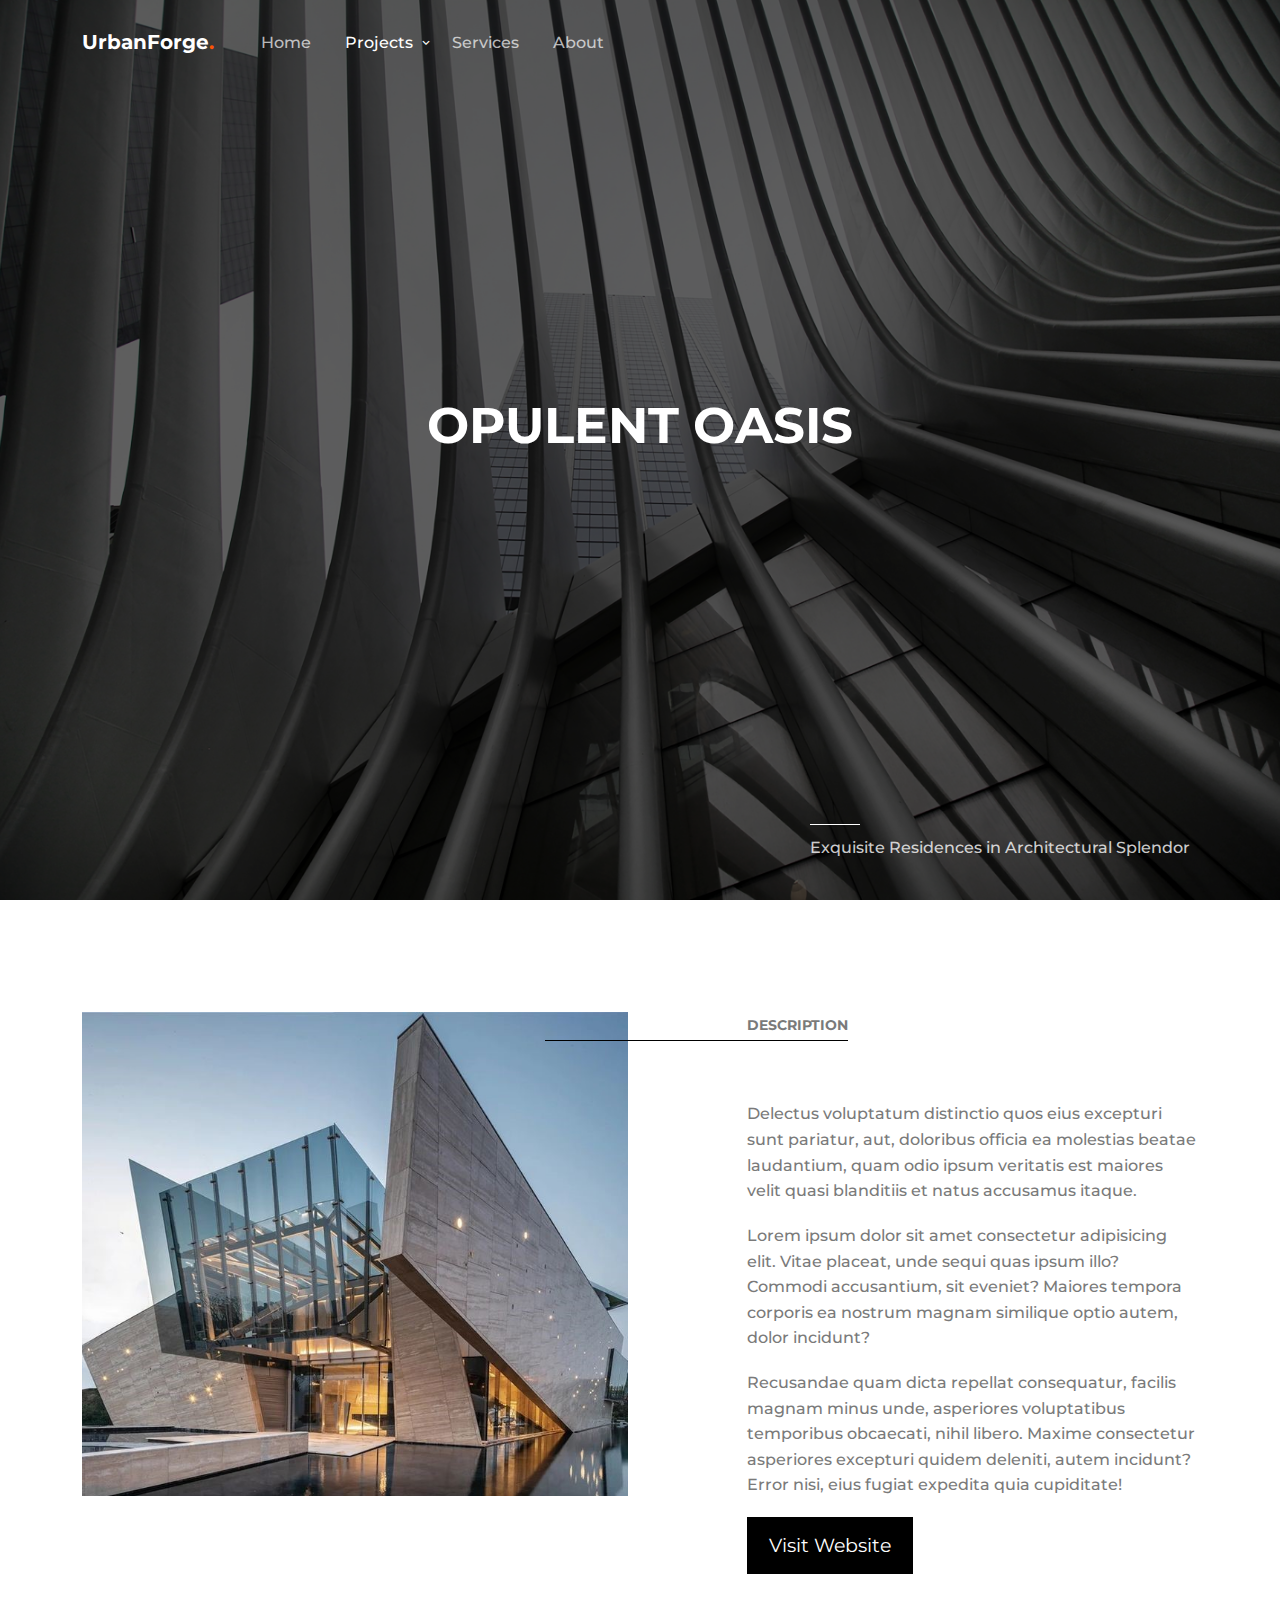
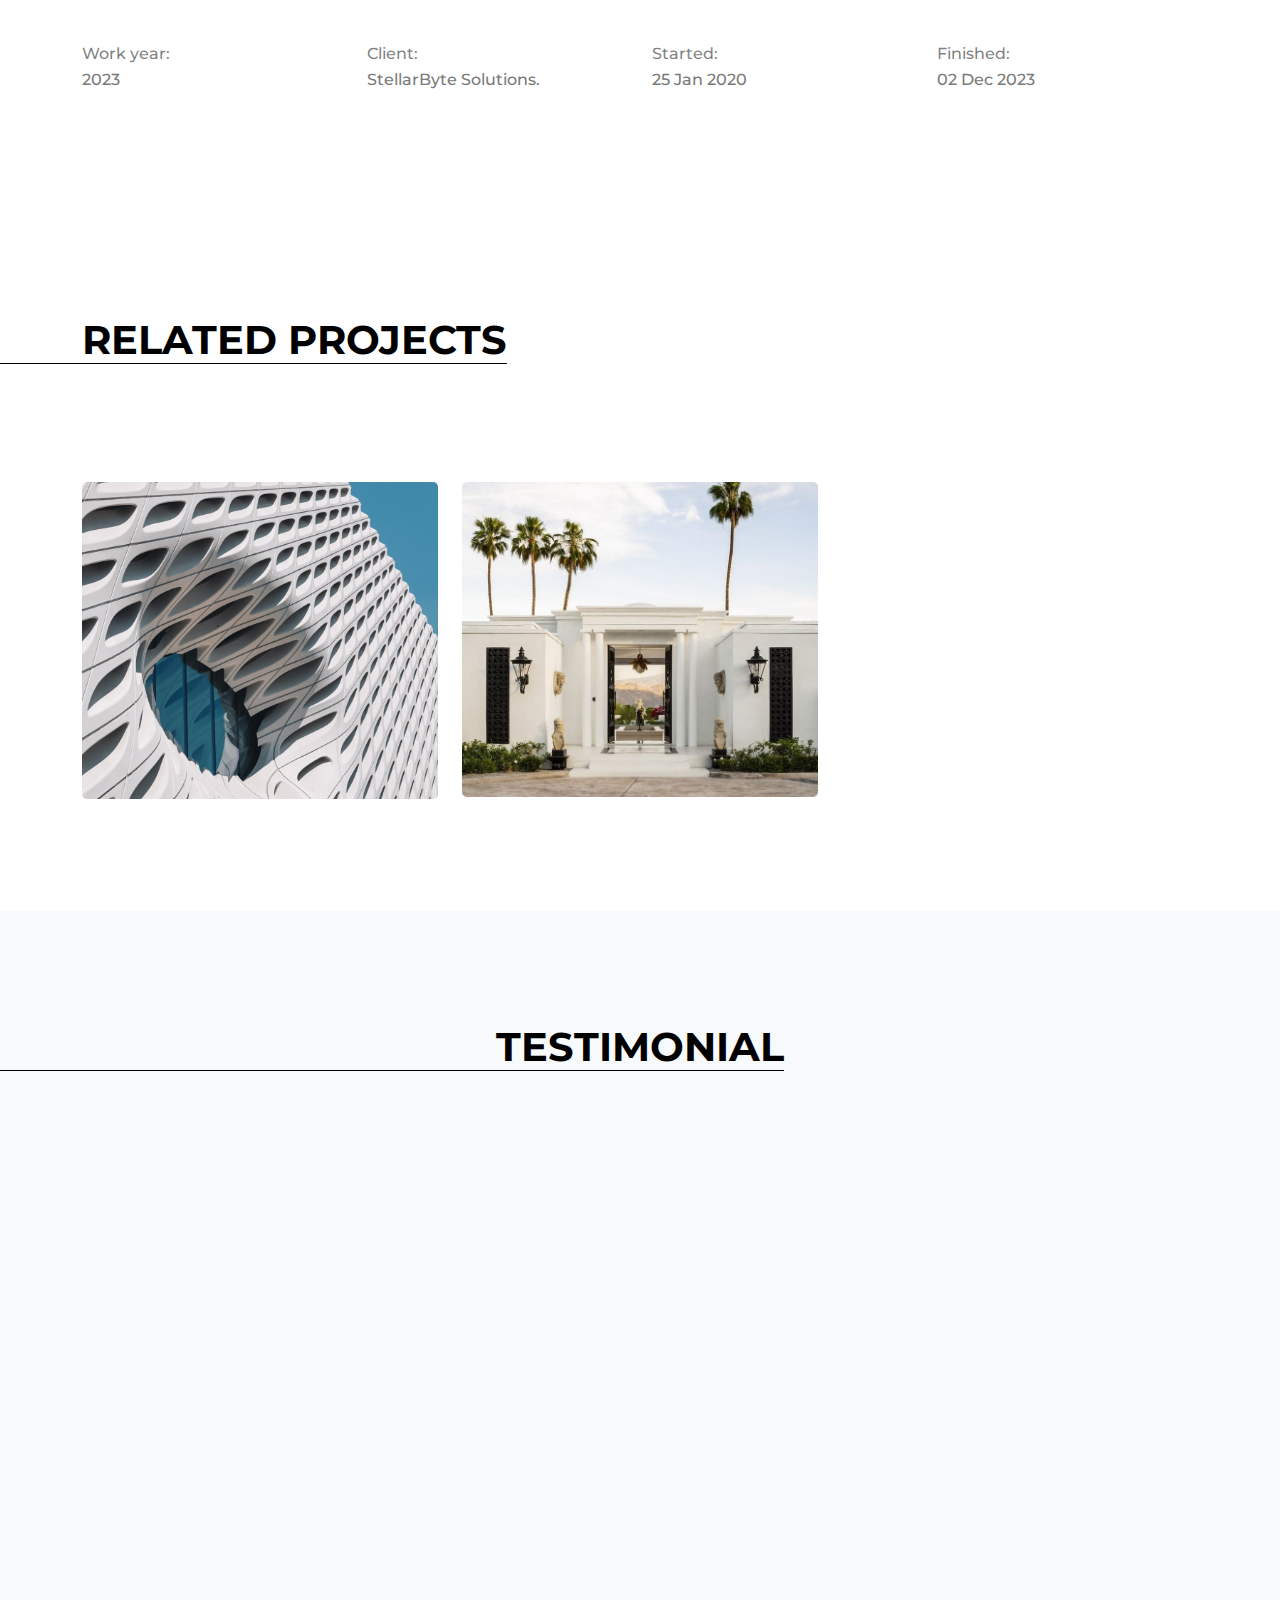
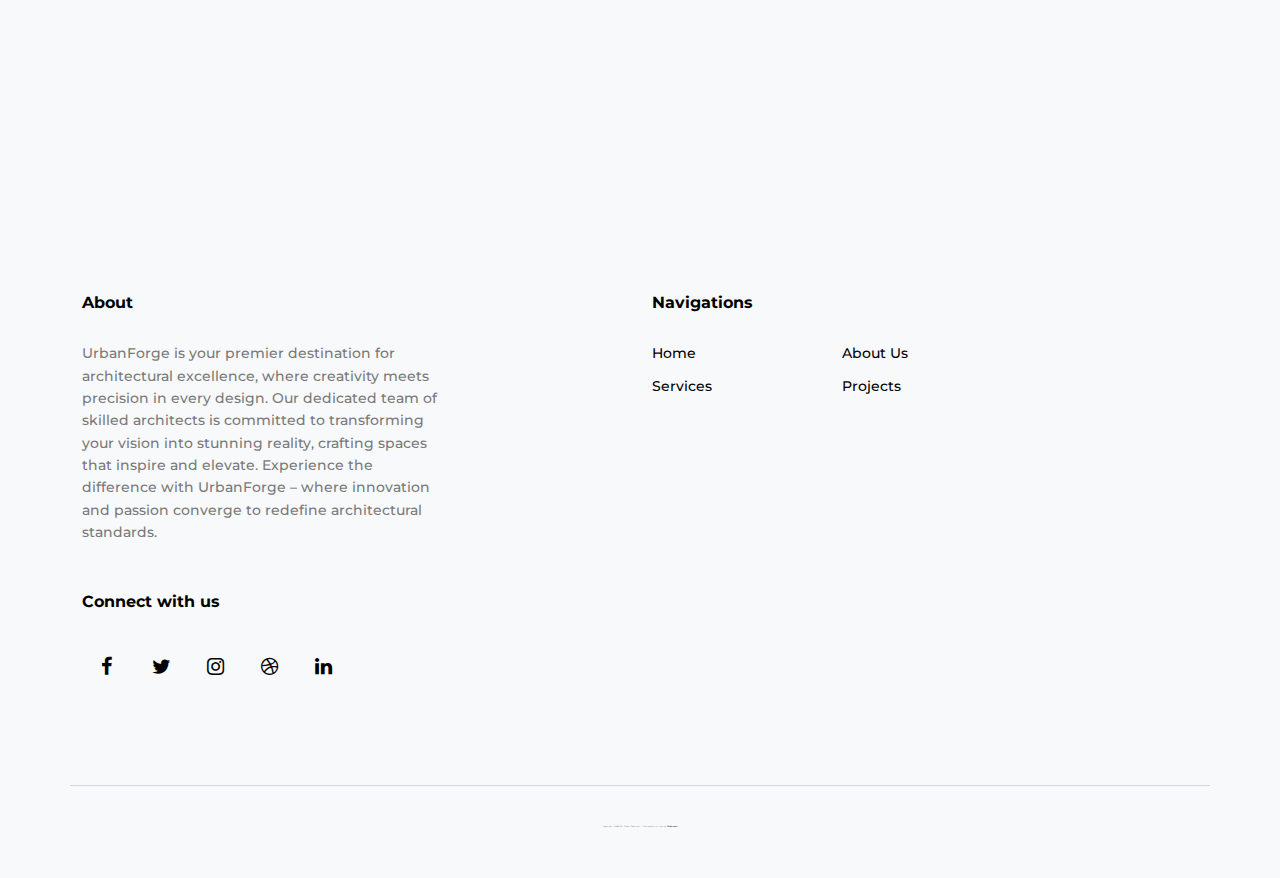
<file: project-single-1.html>
<!-- /*
* Template Name: Archiark
* Template Author: Untree.co
* Tempalte URI: https://untree.co/
* License: https://creativecommons.org/licenses/by/3.0/
*/ -->
<!doctype html>
<html lang="en">
<head>
	<!-- Required meta tags -->
	<meta charset="utf-8">
	<meta name="viewport" content="width=device-width, initial-scale=1">
	
	<meta name="author" content="Untree.co">
	<link rel="shortcut icon" href="favicon.svg">

	<meta name="description" content="" />
	<meta name="keywords" content="bootstrap, bootstrap5" />
	
	<link rel="preconnect" href="https://fonts.gstatic.com">
	<link href="https://fonts.googleapis.com/css2?family=Montserrat:wght@400;700&family=Roboto&display=swap" rel="stylesheet">

	<link rel="stylesheet" href="fonts/icomoon/style.css">
	<link rel="stylesheet" href="fonts/flaticon/font/flaticon.css">
	<link rel="stylesheet" href="css/tiny-slider.css">
	<link rel="stylesheet" href="css/aos.css">
	<link rel="stylesheet" href="css/glightbox.min.css">
	<link rel="stylesheet" href="css/style.css">

	<title>UrbanForge </title>
</head>
<body>

	<div class="site-mobile-menu site-navbar-target">
		<div class="site-mobile-menu-header">
			<div class="site-mobile-menu-close">
				<span class="icofont-close js-menu-toggle"></span>
			</div>
		</div>
		<div class="site-mobile-menu-body"></div>
	</div>

	<nav class="site-nav">
		<div class="container">
			<div class="site-navigation">
				<a href="index.html" class="logo m-0 float-start">UrbanForge<span class="text-primary">.</span> </a>

				<ul class="js-clone-nav d-none d-lg-inline-block text-start site-menu float-start">
					<li><a href="index.html">Home</a></li>
					<li class="has-children active">
						<a href="projects.html">Projects</a>
						<ul class="dropdown">
							<li><a href="project-single-1.html">Opulent Oasis</a></li>
							<li><a href="project-single-2.html">Elysian Estates</a></li>
							<li><a href="project-single-3.html">Eden's Enclave</a></li>
						</ul>
					</li>
					<li><a href="services.html">Services</a></li>
					<li><a href="about.html">About</a></li>
					<!-- <li><a href="contact.html">Contact Us</a></li> -->
				</ul>

				<a href="#" class="burger ml-auto float-end site-menu-toggle light js-menu-toggle d-inline-block d-lg-none" data-toggle="collapse" data-target="#main-navbar">
					<span></span>
				</a>

			</div>
		</div>
	</nav>



	<div class="hero-2 overlay" style="background-image: url('images/clean-illustration.jpg');">
		<div class="container">
			<div class="row align-items-center">
				<div class="col-lg-5 mx-auto ">
					<h1 class="mb-5 text-center"><span>Opulent Oasis</span></h1>


					<div class="intro-desc text-left">
						<div class="line"></div>
						<p>Exquisite Residences in Architectural Splendor</p>
					</div>
				</div>
			</div>
		</div>
	</div>


	<div class="section sec-3">
		<div class="container">

			<div class="row mb-5 justify-content-between">
				<div class="col-lg-6 mb-lg-0 mb-4">
					<img src="images/modern-house.jpg" alt="Image" class="img-fluid">
				</div>
				<div class="col-lg-5">
					<div class="heading">Description</div>
					<p>Delectus voluptatum distinctio quos eius excepturi sunt pariatur, aut, doloribus officia ea molestias beatae laudantium, quam odio ipsum veritatis est maiores velit quasi blanditiis et natus accusamus itaque.</p>
					<p>Lorem ipsum dolor sit amet consectetur adipisicing elit. Vitae placeat, unde sequi quas ipsum illo? Commodi accusantium, sit eveniet? Maiores tempora corporis ea nostrum magnam similique optio autem, dolor incidunt?</p>
					<p>Recusandae quam dicta repellat consequatur, facilis magnam minus unde, asperiores voluptatibus temporibus obcaecati, nihil libero. Maxime consectetur asperiores excepturi quidem deleniti, autem incidunt? Error nisi, eius fugiat expedita quia cupiditate!</p>
					<p><a href="https://webtree.ch" target="_blank" class="btn btn-primary">Visit Website</a></p>
					
				</div>
			</div>
			<div class="row">
				<div class="col-sm-3 border-left">
					<span class="text-black-50 d-block">Work year:</span>  2023
				</div>
				<div class="col-sm-3 border-left">
					<span class="text-black-50 d-block">Client:</span> StellarByte Solutions.
				</div>
				<div class="col-sm-3 border-left">
					<span class="text-black-50 d-block">Started:</span> 25 Jan 2020
				</div>
				<div class="col-sm-3 border-left">
					<span class="text-black-50 d-block">Finished:</span> 02 Dec 2023
				</div>
			</div>
		</div>
	</div>


	<div class="section sec-5">
		<div class="container">
			<div class="row mb-5">
				<div class="col-lg-6">
					<h2 class="heading">Related Projects</h2>
				</div>
			</div>

			<div class="row g-4">
				<div class="col-xs-12 col-sm-6 col-md-6 col-lg-4">
					<div class="single-portfolio">
						<a href="project-single-2.html">
							<img src="images/img_2.jpg" alt="Image" class="img-fluid">
							<div class="contents">
								<h3>Elysian Estates</h3>
								<div class="cat">Bespoke Luxury Living in Architectural Marvels</div>
							</div>
						</a>
					</div>
				</div>
				<div class="col-xs-12 col-sm-6 col-md-6 col-lg-4">
					<div class="single-portfolio">
						<a href="project-single-3.html">
							<img src="images/luxury-garden.jpg" alt="Image" class="img-fluid">
							<div class="contents">
								<h3>Eden's Enclave</h3>
								<div class="cat">A Luxurious Garden Sanctuary</div>
							</div>
						</a>
					</div>
				</div>

				
			</div>
		</div>
	</div>


	<div class="sec-4 section bg-light">

		<div class="text-center mb-5">
			<h2 class="heading mb-5 text-center">Testimonial</h2>
		</div>
		<div class="testimonial-slide-center-wrap" data-aos="fade-up" data-aos-delay="100">

			<div id="testimonial-nav">
				<span class="prev" data-controls="prev"><span class="icon-chevron-left"></span></span>

				<span class="next" data-controls="next"><span class="icon-chevron-right"></span></span>
			</div>

			<div class="testimonial-slide-center testimonial-center" id="testimonial-center">

				<div class="item">
					<div class="testimonial-item">
						<div  class="testimonial-item-inner">
							<div class="testimonial-author mb-5">
								<img src="images/person_2.jpg" alt="Image" class="img-fluid">
								<strong class="d-block">Isabella Rossi</strong>
								<span>Marketing Director</span>
							</div>
							<blockquote>
								UrbanForge's designs are truly inspiring. Their ability to combine aesthetics with practicality is commendable. We couldn't be happier with the outcome.
							</blockquote>

						</div>
					</div>
				</div>

				<div class="item">
					<div class="testimonial-item">
						<div  class="testimonial-item-inner">
							<div class="testimonial-author mb-5">
								<img src="images/person_1.jpg" alt="Image" class="img-fluid">
								<strong class="d-block">Benjamin Carter</strong>
								<span>Senior Software Engineer</span>
							</div>
							<blockquote>
								Choosing UrbanForge was the best decision we made for our project. Their team's expertise and dedication resulted in a space that is both beautiful and functional.
							</blockquote>

						</div>
					</div>
				</div>

				<div class="item">
					<div class="testimonial-item">
						<div  class="testimonial-item-inner">
							<div class="testimonial-author mb-5">
								<img src="images/person_3.jpg" alt="Image" class="img-fluid">
								<strong class="d-block">Sophia Anderson</strong>
								<span>Chief Financial Officer</span>
							</div>
							<blockquote>
								UrbanForge's passion for their craft shines through in their work. They listened to our needs and delivered a design that surpassed all our expectations.
							</blockquote>

						</div>
					</div>
				</div>

				<div class="item">
					<div class="testimonial-item">
						<div  class="testimonial-item-inner">
							<div class="testimonial-author mb-5">
								<img src="images/person_4.jpg" alt="Image" class="img-fluid">
								<strong class="d-block">Alexander Lee</strong>
								<span>Investment Analyst</span>
							</div>
							<blockquote>
								Working with UrbanForge was a seamless experience from start to finish. Their innovative designs exceeded our expectations, and their professionalism was outstanding.
							</blockquote>

						</div>
					</div>
				</div>


				<div class="item">
					<div class="testimonial-item">
						<div  class="testimonial-item-inner">
							<div class="testimonial-author mb-5">
								<img src="images/person_5.jpg" alt="Image" class="img-fluid">
								<strong class="d-block">Olivia Martinez</strong>
								<span>Creative Director</span>
							</div>
							<blockquote>
								UrbanForge brought our architectural vision to life with precision and creativity. Their attention to detail and commitment to excellence are unmatched.
							</blockquote>

						</div>
					</div>
				</div>
			</div>

		</div>
	</div>

	<div class="site-footer bg-light">
		<div class="container">

			<div class="row justify-content-between">
				<div class="col-lg-4">
					<div class="widget">
						<h3 class="line-top">About</h3>
						<p class="mb-5">UrbanForge is your premier destination for architectural excellence, where creativity meets precision in every design. Our dedicated team of skilled architects is committed to transforming your vision into stunning reality, crafting spaces that inspire and elevate. Experience the difference with UrbanForge – where innovation and passion converge to redefine architectural standards.</p>

					</div>
					<div class="widget">
						<h3 class="line-top">Connect with us</h3>
						<ul class="social list-unstyled mb-5">
							<li><a href="#"><span class="icon-facebook"></span></a></li>
							<li><a href="#"><span class="icon-twitter"></span></a></li>
							<li><a href="#"><span class="icon-instagram"></span></a></li>
							<li><a href="#"><span class="icon-dribbble"></span></a></li>
							<li><a href="#"><span class="icon-linkedin"></span></a></li>
						</ul>
					</div>
				</div>
				<div class="col-lg-6">
					<div class="row">
						<div class="col-12">
							<div class="widget">
								<h3 class="line-top">Navigations</h3>
							</div>
						</div>
						<div class="col-6 col-sm-6 col-md-4">
							<div class="widget">
								<ul class="links list-unstyled">
									<li><a href="#">Home</a></li>
									<li><a href="#">Services</a></li>
								</ul>
							</div>
						</div>
						<div class="col-6 col-sm-6 col-md-4">
							<div class="widget">
								<ul class="links list-unstyled">
									<li><a href="#">About Us</a></li>
									<li><a href="#">Projects</a></li>
								</ul>
							</div>
						</div>
					</div>
				</div>
			</div>

			<div class="row justify-content-center text-center copyright">
				<div class="col-md-8">
					<p style="font-size: 2px;" class="small text-black-50">Copyright &copy;<script>document.write(new Date().getFullYear());</script>. All Rights Reserved. &mdash; Designed with love by <a href="https://untree.co">Webtree.ch</a> <!-- License information: https://untree.co/license/ -->
					</p>
				</div>
			</div>
		</div>
	</div>


	


	<!-- Preloader -->
	<div id="overlayer"></div>
	<div class="loader">
		<div class="spinner-border" role="status">
			<span class="visually-hidden">Loading...</span>
		</div>
	</div>

	<script src="js/bootstrap.bundle.min.js"></script>
	<script src="js/tiny-slider.js"></script>
	<script src="js/aos.js"></script>
	<script src="js/glightbox.min.js"></script>
	<script src="js/navbar.js"></script>
	<script src="js/counter.js"></script>
	<script src="js/custom.js"></script>
</body>
</html>
</file>
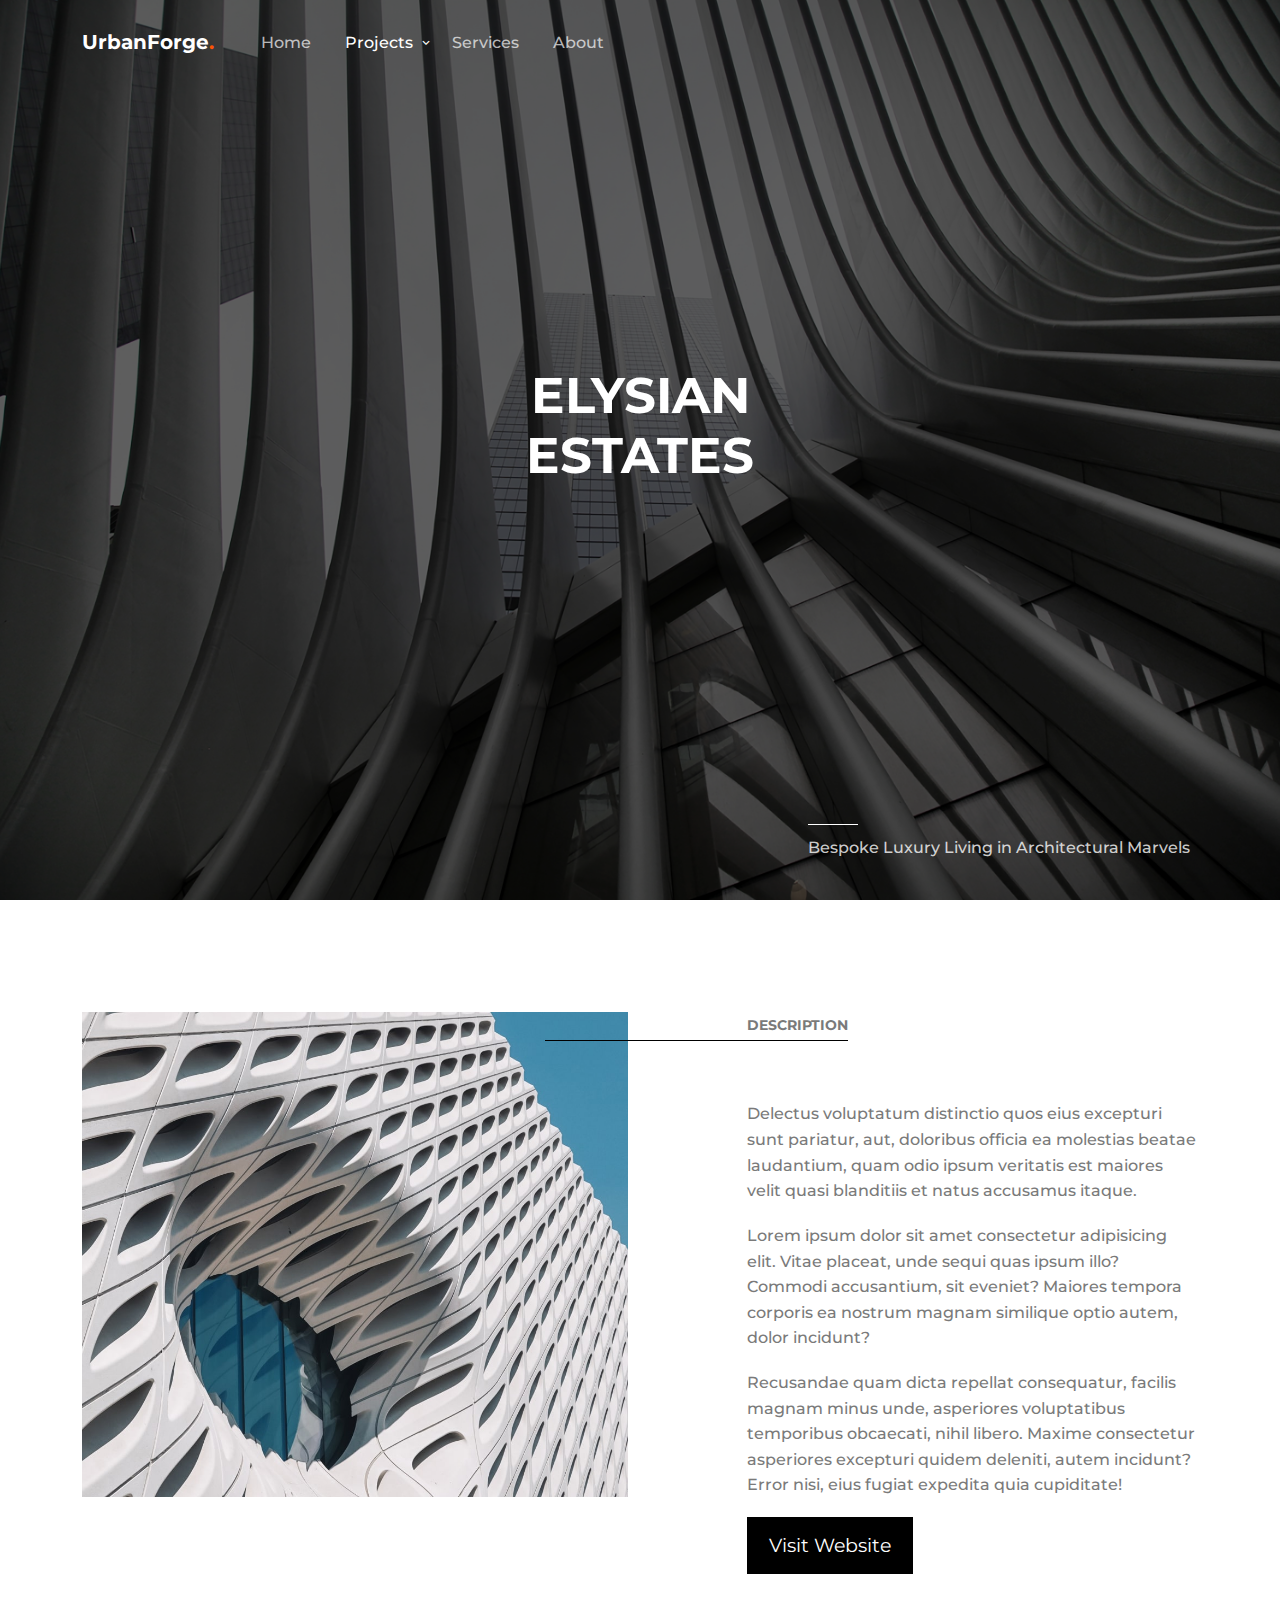
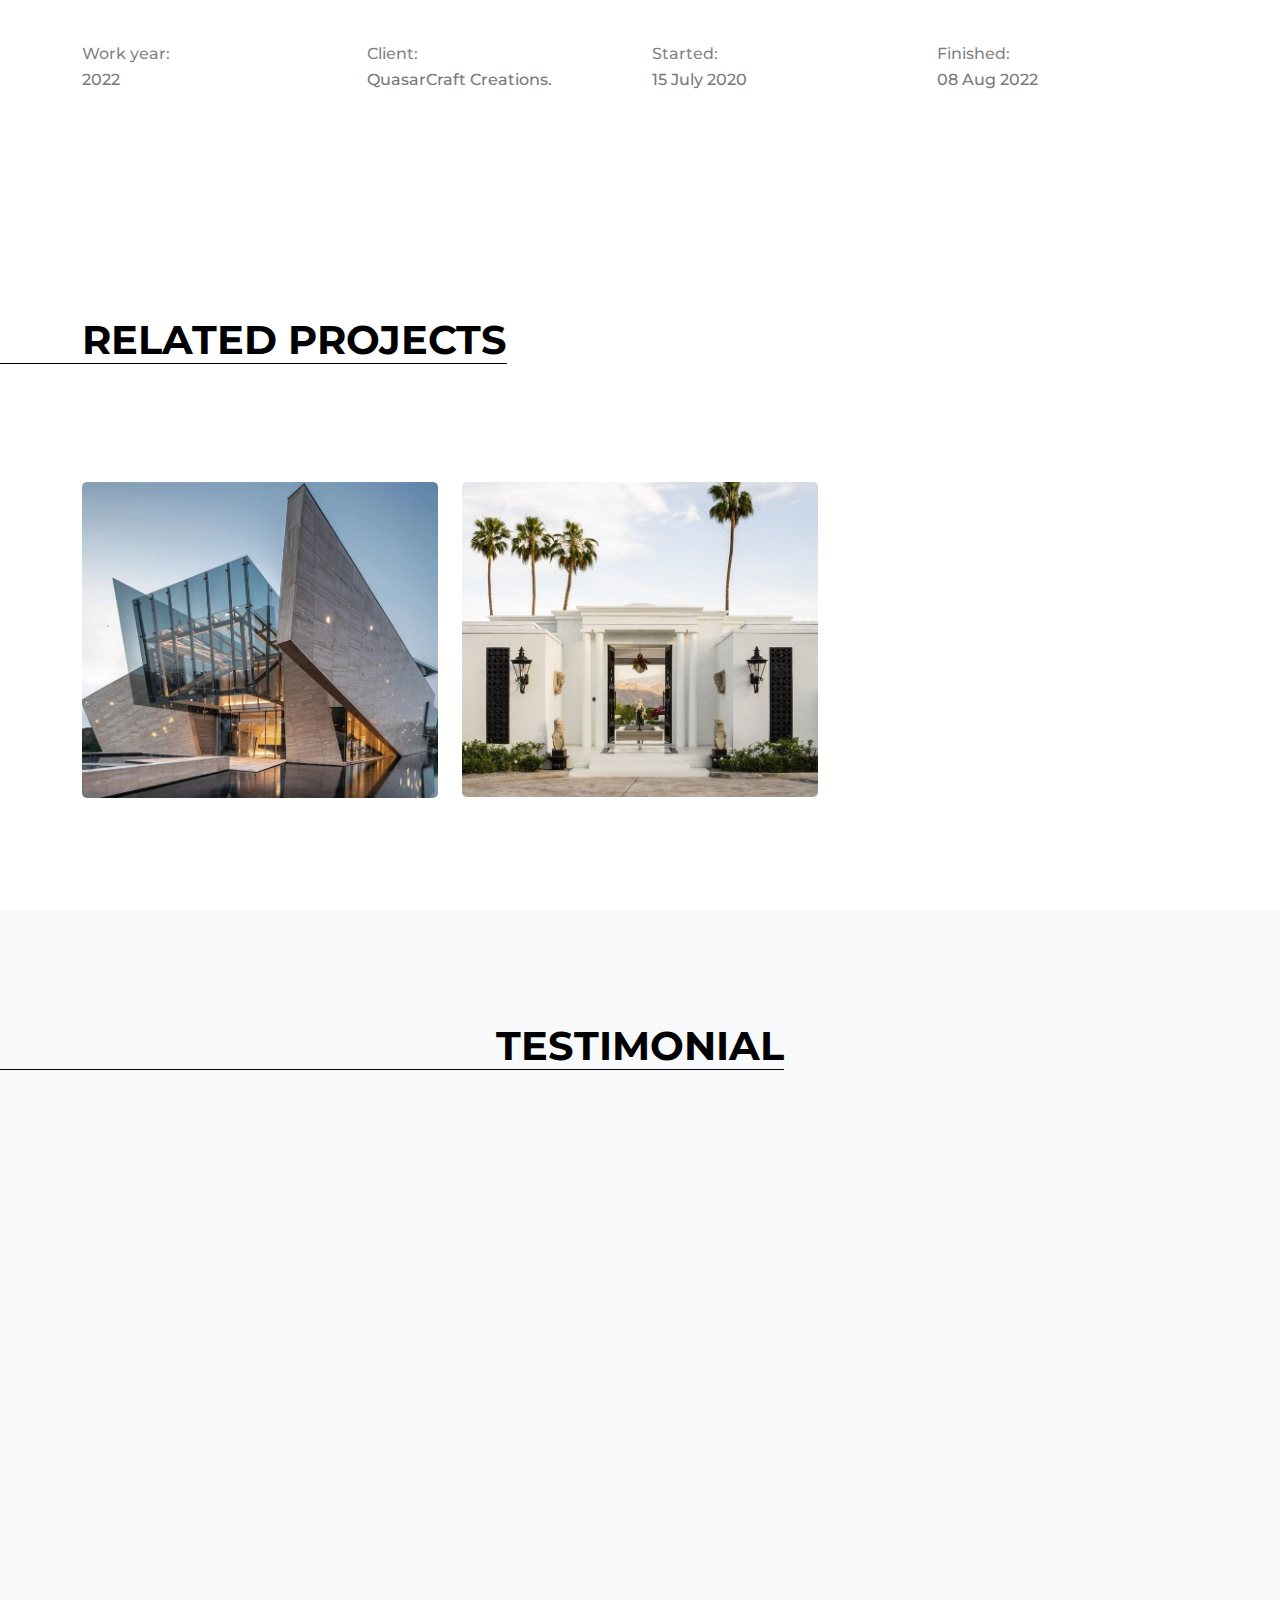
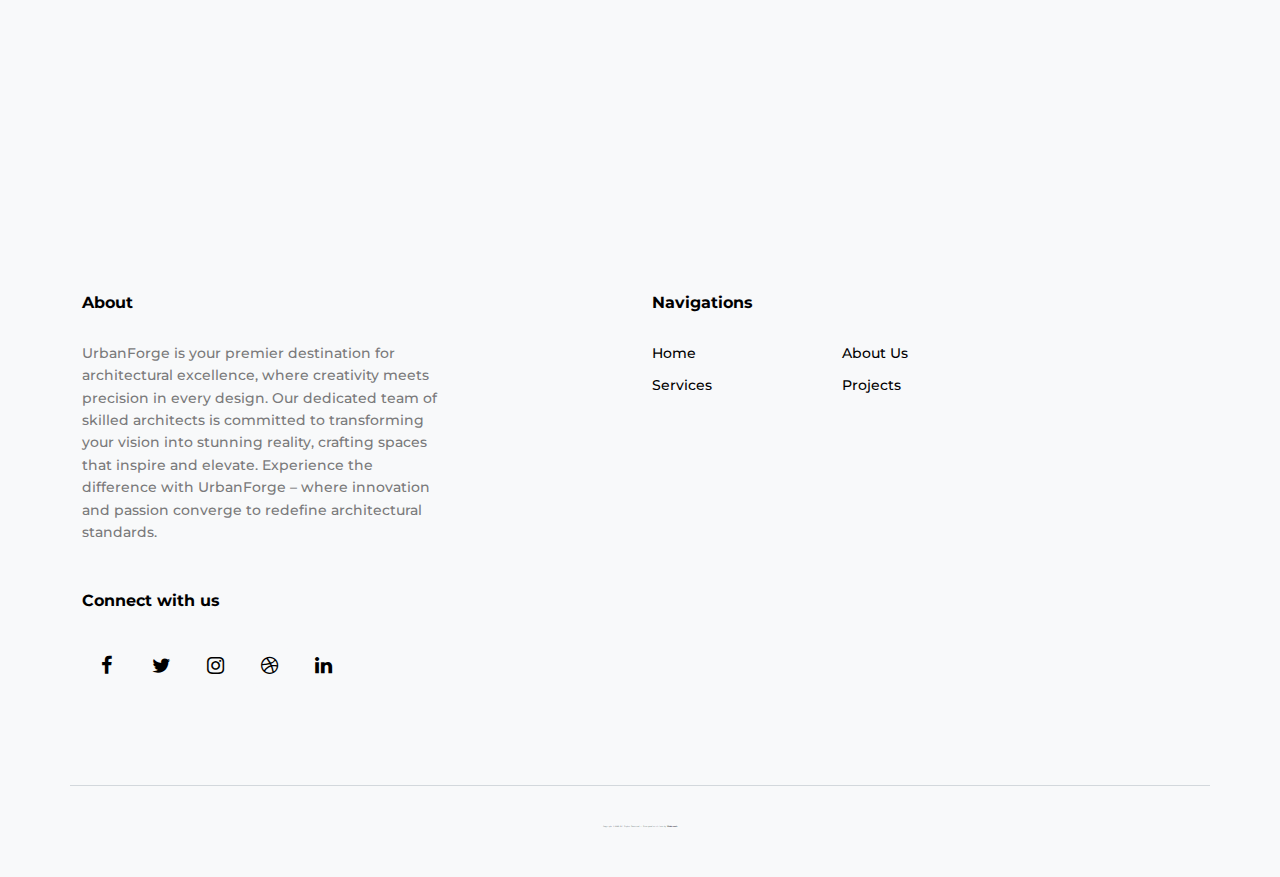
<file: project-single-2.html>
<!-- /*
* Template Name: Archiark
* Template Author: Untree.co
* Tempalte URI: https://untree.co/
* License: https://creativecommons.org/licenses/by/3.0/
*/ -->
<!doctype html>
<html lang="en">
<head>
	<!-- Required meta tags -->
	<meta charset="utf-8">
	<meta name="viewport" content="width=device-width, initial-scale=1">
	
	<meta name="author" content="Untree.co">
	<link rel="shortcut icon" href="favicon.svg">

	<meta name="description" content="" />
	<meta name="keywords" content="bootstrap, bootstrap5" />
	
	<link rel="preconnect" href="https://fonts.gstatic.com">
	<link href="https://fonts.googleapis.com/css2?family=Montserrat:wght@400;700&family=Roboto&display=swap" rel="stylesheet">

	<link rel="stylesheet" href="fonts/icomoon/style.css">
	<link rel="stylesheet" href="fonts/flaticon/font/flaticon.css">
	<link rel="stylesheet" href="css/tiny-slider.css">
	<link rel="stylesheet" href="css/aos.css">
	<link rel="stylesheet" href="css/glightbox.min.css">
	<link rel="stylesheet" href="css/style.css">

	<title>UrbanForge </title>
</head>
<body>

	<div class="site-mobile-menu site-navbar-target">
		<div class="site-mobile-menu-header">
			<div class="site-mobile-menu-close">
				<span class="icofont-close js-menu-toggle"></span>
			</div>
		</div>
		<div class="site-mobile-menu-body"></div>
	</div>

	<nav class="site-nav">
		<div class="container">
			<div class="site-navigation">
				<a href="index.html" class="logo m-0 float-start">UrbanForge<span class="text-primary">.</span> </a>

				<ul class="js-clone-nav d-none d-lg-inline-block text-start site-menu float-start">
					<li><a href="index.html">Home</a></li>
					<li class="has-children active">
						<a href="projects.html">Projects</a>
						<ul class="dropdown">
							<li><a href="project-single-1.html">Opulent Oasis</a></li>
							<li><a href="project-single-2.html">Elysian Estates</a></li>
							<li><a href="project-single-3.html">Eden's Enclave</a></li>
						</ul>
					</li>
					<li><a href="services.html">Services</a></li>
					<li><a href="about.html">About</a></li>
					<!-- <li><a href="contact.html">Contact Us</a></li> -->
				</ul>

				<a href="#" class="burger ml-auto float-end site-menu-toggle light js-menu-toggle d-inline-block d-lg-none" data-toggle="collapse" data-target="#main-navbar">
					<span></span>
				</a>

			</div>
		</div>
	</nav>



	<div class="hero-2 overlay" style="background-image: url('images/clean-illustration.jpg');">
		<div class="container">
			<div class="row align-items-center">
				<div class="col-lg-5 mx-auto ">
					<h1 class="mb-5 text-center"><span>Elysian Estates</span></h1>


					<div class="intro-desc text-left">
						<div class="line"></div>
						<p>Bespoke Luxury Living in Architectural Marvels</p>
					</div>
				</div>
			</div>
		</div>
	</div>


	<div class="section sec-3">
		<div class="container">

			<div class="row mb-5 justify-content-between">
				<div class="col-lg-6 mb-lg-0 mb-4">
					<img src="images/img_2.jpg" alt="Image" class="img-fluid">
				</div>
				<div class="col-lg-5">
					<div class="heading">Description</div>
					<p>Delectus voluptatum distinctio quos eius excepturi sunt pariatur, aut, doloribus officia ea molestias beatae laudantium, quam odio ipsum veritatis est maiores velit quasi blanditiis et natus accusamus itaque.</p>
					<p>Lorem ipsum dolor sit amet consectetur adipisicing elit. Vitae placeat, unde sequi quas ipsum illo? Commodi accusantium, sit eveniet? Maiores tempora corporis ea nostrum magnam similique optio autem, dolor incidunt?</p>
					<p>Recusandae quam dicta repellat consequatur, facilis magnam minus unde, asperiores voluptatibus temporibus obcaecati, nihil libero. Maxime consectetur asperiores excepturi quidem deleniti, autem incidunt? Error nisi, eius fugiat expedita quia cupiditate!</p>
					<p><a href="https://webtree.ch" target="_blank" class="btn btn-primary">Visit Website</a></p>
					
				</div>
			</div>
			<div class="row">
				<div class="col-sm-3 border-left">
					<span class="text-black-50 d-block">Work year:</span>  2022
				</div>
				<div class="col-sm-3 border-left">
					<span class="text-black-50 d-block">Client:</span> QuasarCraft Creations.
				</div>
				<div class="col-sm-3 border-left">
					<span class="text-black-50 d-block">Started:</span> 15 July 2020
				</div>
				<div class="col-sm-3 border-left">
					<span class="text-black-50 d-block">Finished:</span> 08 Aug 2022
				</div>
			</div>
		</div>
	</div>


	<div class="section sec-5">
		<div class="container">
			<div class="row mb-5">
				<div class="col-lg-6">
					<h2 class="heading">Related Projects</h2>
				</div>

			</div>

			<div class="row g-4">
				<div class="col-xs-12 col-sm-6 col-md-6 col-lg-4">
					<div class="single-portfolio">
						<a href="project-single-1.html">
							<img src="images/modern-house.jpg" alt="Image" class="img-fluid">
							<div class="contents">
								<h3>Opulent Oasis</h3>
								<div class="cat">Exquisite Residences in Architectural Splendor</div>
							</div>
						</a>
					</div>
				</div>
				<div class="col-xs-12 col-sm-6 col-md-6 col-lg-4">
					<div class="single-portfolio">
						<a href="project-single-3.html">
							<img src="images/luxury-garden.jpg" alt="Image" class="img-fluid">
							<div class="contents">
								<h3>Eden's Enclave</h3>
								<div class="cat">A Luxurious Garden Sanctuary</div>
							</div>
						</a>
					</div>
				</div>				
			</div>
		</div>
	</div>


	<div class="sec-4 section bg-light">

		<div class="text-center mb-5">
			<h2 class="heading mb-5 text-center">Testimonial</h2>
		</div>
		<div class="testimonial-slide-center-wrap" data-aos="fade-up" data-aos-delay="100">

			<div id="testimonial-nav">
				<span class="prev" data-controls="prev"><span class="icon-chevron-left"></span></span>

				<span class="next" data-controls="next"><span class="icon-chevron-right"></span></span>
			</div>

			<div class="testimonial-slide-center testimonial-center" id="testimonial-center">

				<div class="item">
					<div class="testimonial-item">
						<div  class="testimonial-item-inner">
							<div class="testimonial-author mb-5">
								<img src="images/person_2.jpg" alt="Image" class="img-fluid">
								<strong class="d-block">Isabella Rossi</strong>
								<span>Marketing Director</span>
							</div>
							<blockquote>
								UrbanForge's designs are truly inspiring. Their ability to combine aesthetics with practicality is commendable. We couldn't be happier with the outcome.
							</blockquote>

						</div>
					</div>
				</div>

				<div class="item">
					<div class="testimonial-item">
						<div  class="testimonial-item-inner">
							<div class="testimonial-author mb-5">
								<img src="images/person_1.jpg" alt="Image" class="img-fluid">
								<strong class="d-block">Benjamin Carter</strong>
								<span>Senior Software Engineer</span>
							</div>
							<blockquote>
								Choosing UrbanForge was the best decision we made for our project. Their team's expertise and dedication resulted in a space that is both beautiful and functional.
							</blockquote>

						</div>
					</div>
				</div>

				<div class="item">
					<div class="testimonial-item">
						<div  class="testimonial-item-inner">
							<div class="testimonial-author mb-5">
								<img src="images/person_3.jpg" alt="Image" class="img-fluid">
								<strong class="d-block">Sophia Anderson</strong>
								<span>Chief Financial Officer</span>
							</div>
							<blockquote>
								UrbanForge's passion for their craft shines through in their work. They listened to our needs and delivered a design that surpassed all our expectations.
							</blockquote>

						</div>
					</div>
				</div>

				<div class="item">
					<div class="testimonial-item">
						<div  class="testimonial-item-inner">
							<div class="testimonial-author mb-5">
								<img src="images/person_4.jpg" alt="Image" class="img-fluid">
								<strong class="d-block">Alexander Lee</strong>
								<span>Investment Analyst</span>
							</div>
							<blockquote>
								Working with UrbanForge was a seamless experience from start to finish. Their innovative designs exceeded our expectations, and their professionalism was outstanding.
							</blockquote>

						</div>
					</div>
				</div>


				<div class="item">
					<div class="testimonial-item">
						<div  class="testimonial-item-inner">
							<div class="testimonial-author mb-5">
								<img src="images/person_5.jpg" alt="Image" class="img-fluid">
								<strong class="d-block">Olivia Martinez</strong>
								<span>Creative Director</span>
							</div>
							<blockquote>
								UrbanForge brought our architectural vision to life with precision and creativity. Their attention to detail and commitment to excellence are unmatched.
							</blockquote>

						</div>
					</div>
				</div>
			</div>

		</div>
	</div>

	<div class="site-footer bg-light">
		<div class="container">

			<div class="row justify-content-between">
				<div class="col-lg-4">
					<div class="widget">
						<h3 class="line-top">About</h3>
						<p class="mb-5">UrbanForge is your premier destination for architectural excellence, where creativity meets precision in every design. Our dedicated team of skilled architects is committed to transforming your vision into stunning reality, crafting spaces that inspire and elevate. Experience the difference with UrbanForge – where innovation and passion converge to redefine architectural standards.</p>

					</div>
					<div class="widget">
						<h3 class="line-top">Connect with us</h3>
						<ul class="social list-unstyled mb-5">
							<li><a href="#"><span class="icon-facebook"></span></a></li>
							<li><a href="#"><span class="icon-twitter"></span></a></li>
							<li><a href="#"><span class="icon-instagram"></span></a></li>
							<li><a href="#"><span class="icon-dribbble"></span></a></li>
							<li><a href="#"><span class="icon-linkedin"></span></a></li>
						</ul>
					</div>
				</div>
				<div class="col-lg-6">
					<div class="row">
						<div class="col-12">
							<div class="widget">
								<h3 class="line-top">Navigations</h3>
							</div>
						</div>
						<div class="col-6 col-sm-6 col-md-4">
							<div class="widget">
								<ul class="links list-unstyled">
									<li><a href="#">Home</a></li>
									<li><a href="#">Services</a></li>
								</ul>
							</div>
						</div>
						<div class="col-6 col-sm-6 col-md-4">
							<div class="widget">
								<ul class="links list-unstyled">
									<li><a href="#">About Us</a></li>
									<li><a href="#">Projects</a></li>
								</ul>
							</div>
						</div>
					</div>
				</div>
			</div>

			<div class="row justify-content-center text-center copyright">
				<div class="col-md-8">
					<p style="font-size: 2px;" class="small text-black-50">Copyright &copy;<script>document.write(new Date().getFullYear());</script>. All Rights Reserved. &mdash; Designed with love by <a href="https://untree.co">Webtree.ch</a> <!-- License information: https://untree.co/license/ -->
					</p>
				</div>
			</div>
		</div>
	</div>


	


	<!-- Preloader -->
	<div id="overlayer"></div>
	<div class="loader">
		<div class="spinner-border" role="status">
			<span class="visually-hidden">Loading...</span>
		</div>
	</div>

	<script src="js/bootstrap.bundle.min.js"></script>
	<script src="js/tiny-slider.js"></script>
	<script src="js/aos.js"></script>
	<script src="js/glightbox.min.js"></script>
	<script src="js/navbar.js"></script>
	<script src="js/counter.js"></script>
	<script src="js/custom.js"></script>
</body>
</html>
</file>
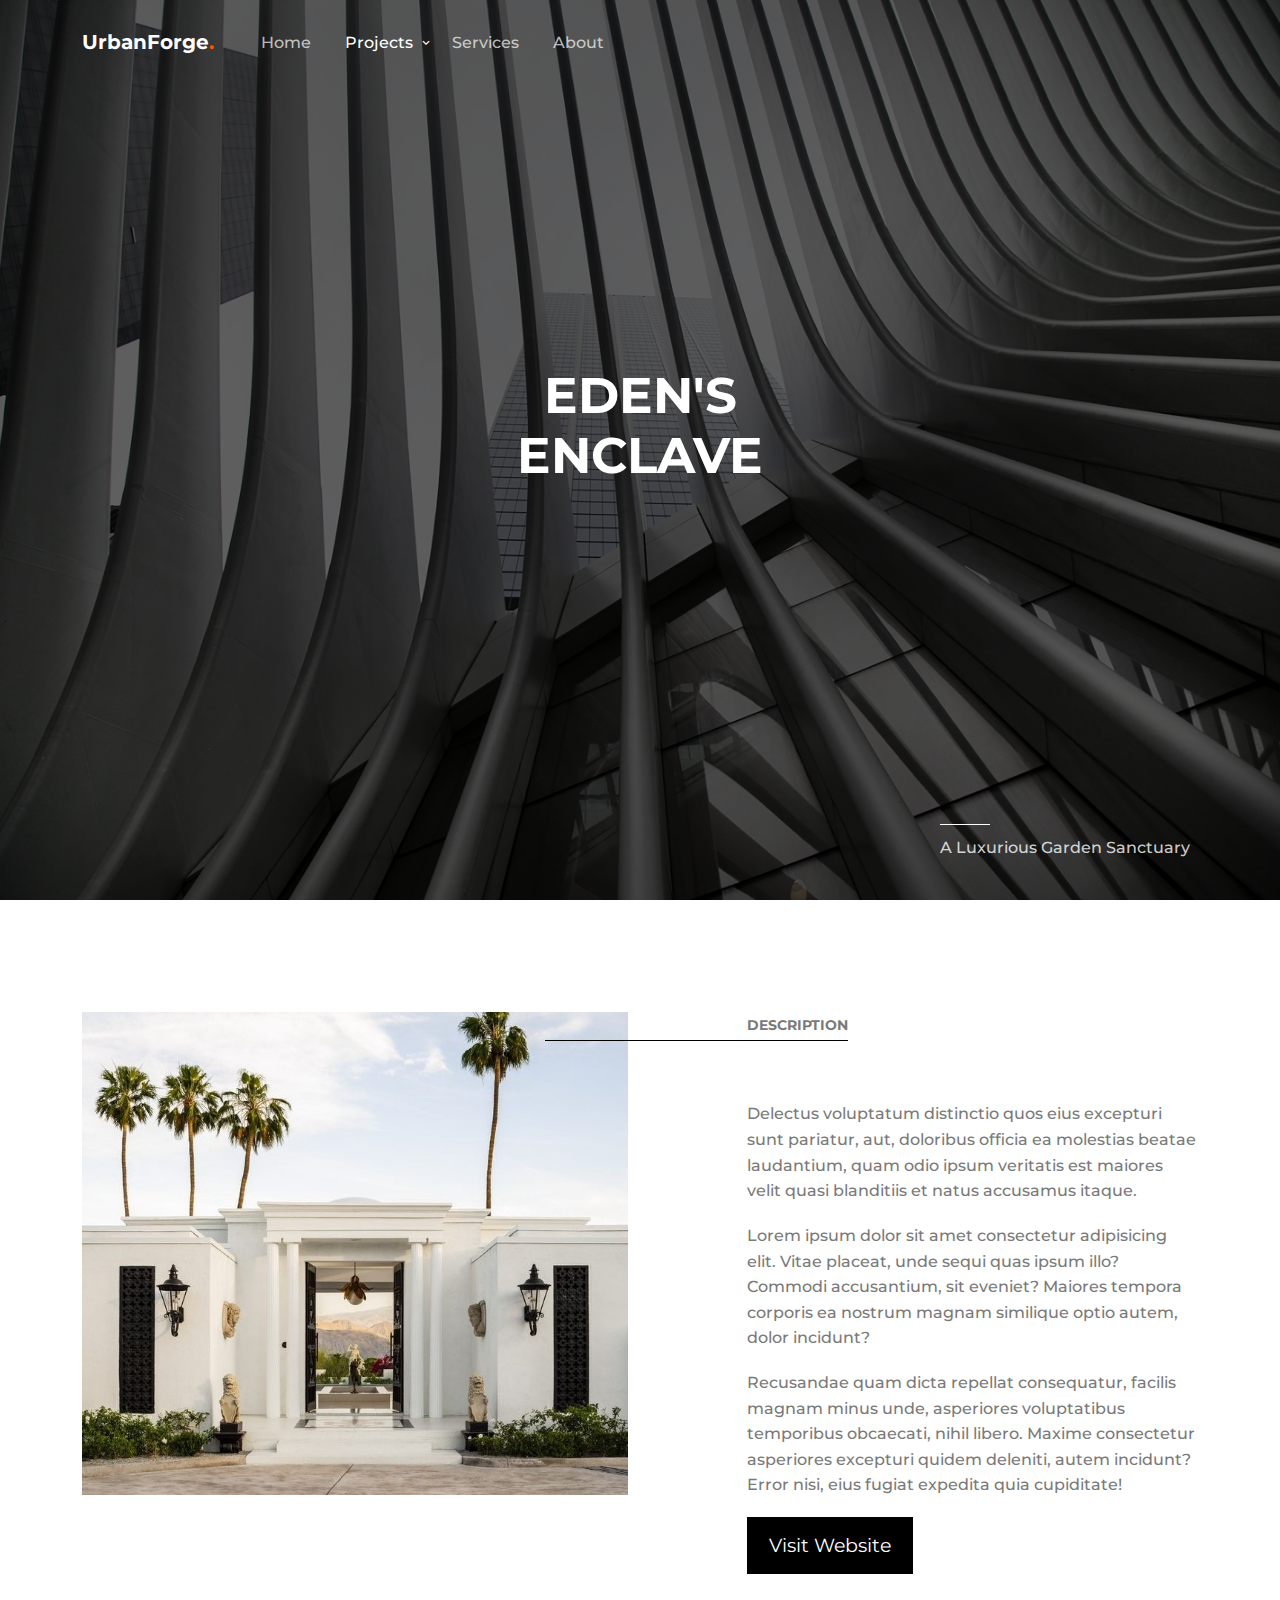
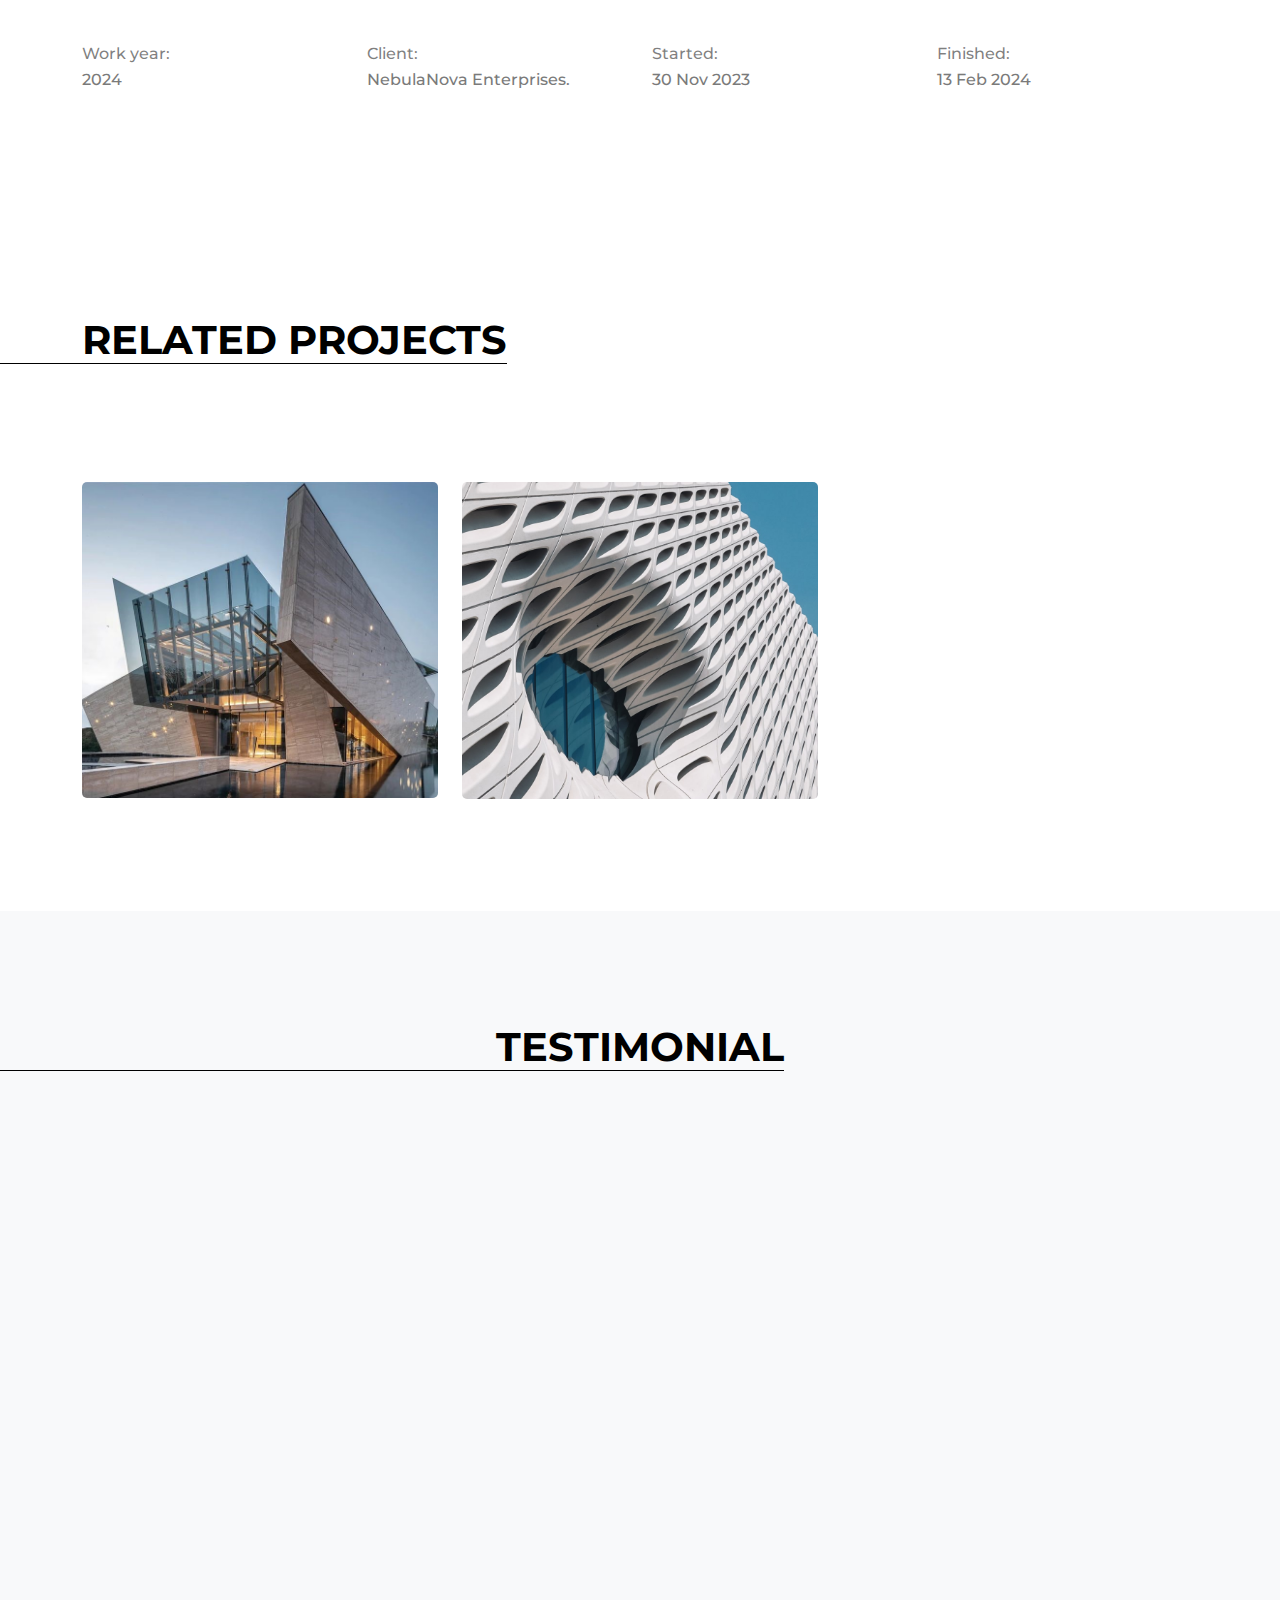
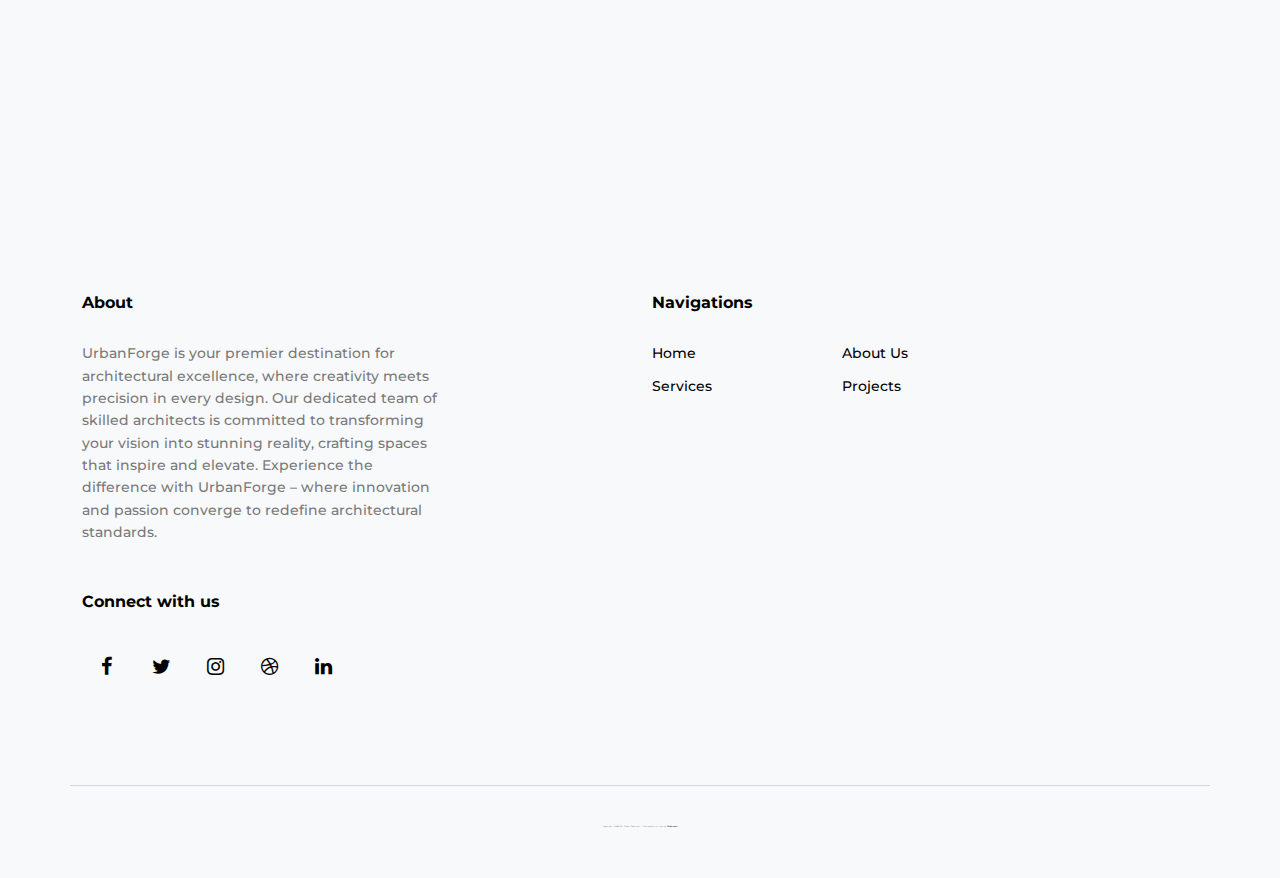
<file: project-single-3.html>
<!-- /*
* Template Name: Archiark
* Template Author: Untree.co
* Tempalte URI: https://untree.co/
* License: https://creativecommons.org/licenses/by/3.0/
*/ -->
<!doctype html>
<html lang="en">
<head>
	<!-- Required meta tags -->
	<meta charset="utf-8">
	<meta name="viewport" content="width=device-width, initial-scale=1">
	
	<meta name="author" content="Untree.co">
	<link rel="shortcut icon" href="favicon.svg">

	<meta name="description" content="" />
	<meta name="keywords" content="bootstrap, bootstrap5" />
	
	<link rel="preconnect" href="https://fonts.gstatic.com">
	<link href="https://fonts.googleapis.com/css2?family=Montserrat:wght@400;700&family=Roboto&display=swap" rel="stylesheet">

	<link rel="stylesheet" href="fonts/icomoon/style.css">
	<link rel="stylesheet" href="fonts/flaticon/font/flaticon.css">
	<link rel="stylesheet" href="css/tiny-slider.css">
	<link rel="stylesheet" href="css/aos.css">
	<link rel="stylesheet" href="css/glightbox.min.css">
	<link rel="stylesheet" href="css/style.css">

	<title>UrbanForge </title>
</head>
<body>

	<div class="site-mobile-menu site-navbar-target">
		<div class="site-mobile-menu-header">
			<div class="site-mobile-menu-close">
				<span class="icofont-close js-menu-toggle"></span>
			</div>
		</div>
		<div class="site-mobile-menu-body"></div>
	</div>

	<nav class="site-nav">
		<div class="container">
			<div class="site-navigation">
				<a href="index.html" class="logo m-0 float-start">UrbanForge<span class="text-primary">.</span> </a>

				<ul class="js-clone-nav d-none d-lg-inline-block text-start site-menu float-start">
					<li><a href="index.html">Home</a></li>
					<li class="has-children active">
						<a href="projects.html">Projects</a>
						<ul class="dropdown">
							<li><a href="project-single-1.html">Opulent Oasis</a></li>
							<li><a href="project-single-2.html">Elysian Estates</a></li>
							<li><a href="project-single-3.html">Eden's Enclave</a></li>
						</ul>
					</li>
					<li><a href="services.html">Services</a></li>
					<li><a href="about.html">About</a></li>
					<!-- <li><a href="contact.html">Contact Us</a></li> -->
				</ul>

				<a href="#" class="burger ml-auto float-end site-menu-toggle light js-menu-toggle d-inline-block d-lg-none" data-toggle="collapse" data-target="#main-navbar">
					<span></span>
				</a>

			</div>
		</div>
	</nav>



	<div class="hero-2 overlay" style="background-image: url('images/clean-illustration.jpg');">
		<div class="container">
			<div class="row align-items-center">
				<div class="col-lg-5 mx-auto ">
					<h1 class="mb-5 text-center"><span>Eden's Enclave</span></h1>


					<div class="intro-desc text-left">
						<div class="line"></div>
						<p>A Luxurious Garden Sanctuary</p>
					</div>
				</div>
			</div>
		</div>
	</div>


	<div class="section sec-3">
		<div class="container">

			<div class="row mb-5 justify-content-between">
				<div class="col-lg-6 mb-lg-0 mb-4">
					<img src="images/luxury-garden.jpg" alt="Image" class="img-fluid">
				</div>
				<div class="col-lg-5">
					<div class="heading">Description</div>
					<p>Delectus voluptatum distinctio quos eius excepturi sunt pariatur, aut, doloribus officia ea molestias beatae laudantium, quam odio ipsum veritatis est maiores velit quasi blanditiis et natus accusamus itaque.</p>
					<p>Lorem ipsum dolor sit amet consectetur adipisicing elit. Vitae placeat, unde sequi quas ipsum illo? Commodi accusantium, sit eveniet? Maiores tempora corporis ea nostrum magnam similique optio autem, dolor incidunt?</p>
					<p>Recusandae quam dicta repellat consequatur, facilis magnam minus unde, asperiores voluptatibus temporibus obcaecati, nihil libero. Maxime consectetur asperiores excepturi quidem deleniti, autem incidunt? Error nisi, eius fugiat expedita quia cupiditate!</p>
					<p><a href="https://webtree.ch" target="_blank" class="btn btn-primary">Visit Website</a></p>
					
				</div>
			</div>
			<div class="row">
				<div class="col-sm-3 border-left">
					<span class="text-black-50 d-block">Work year:</span>  2024
				</div>
				<div class="col-sm-3 border-left">
					<span class="text-black-50 d-block">Client:</span> NebulaNova Enterprises.
				</div>
				<div class="col-sm-3 border-left">
					<span class="text-black-50 d-block">Started:</span> 30 Nov 2023
				</div>
				<div class="col-sm-3 border-left">
					<span class="text-black-50 d-block">Finished:</span> 13 Feb 2024
				</div>
			</div>
		</div>
	</div>


	<div class="section sec-5">
		<div class="container">
			<div class="row mb-5">
				<div class="col-lg-6">
					<h2 class="heading">Related Projects</h2>
				</div>
			</div>

			<div class="row g-4">
				<div class="col-xs-12 col-sm-6 col-md-6 col-lg-4">
					<div class="single-portfolio">
						<a href="project-single-1.html">
							<img src="images/modern-house.jpg" alt="Image" class="img-fluid">
							<div class="contents">
								<h3>Opulent Oasis</h3>
								<div class="cat">Exquisite Residences in Architectural Splendor</div>
							</div>
						</a>
					</div>
				</div>
				<div class="col-xs-12 col-sm-6 col-md-6 col-lg-4">
					<div class="single-portfolio">
						<a href="project-single-2.html">
							<img src="images/img_2.jpg" alt="Image" class="img-fluid">
							<div class="contents">
								<h3>Elysian Estates</h3>
								<div class="cat">Bespoke Luxury Living in Architectural Marvels</div>
							</div>
						</a>
					</div>
				</div>				
			</div>
		</div>
	</div>


	<div class="sec-4 section bg-light">

		<div class="text-center mb-5">
			<h2 class="heading mb-5 text-center">Testimonial</h2>
		</div>
		<div class="testimonial-slide-center-wrap" data-aos="fade-up" data-aos-delay="100">

			<div id="testimonial-nav">
				<span class="prev" data-controls="prev"><span class="icon-chevron-left"></span></span>

				<span class="next" data-controls="next"><span class="icon-chevron-right"></span></span>
			</div>

			<div class="testimonial-slide-center testimonial-center" id="testimonial-center">

				<div class="item">
					<div class="testimonial-item">
						<div  class="testimonial-item-inner">
							<div class="testimonial-author mb-5">
								<img src="images/person_2.jpg" alt="Image" class="img-fluid">
								<strong class="d-block">Isabella Rossi</strong>
								<span>Marketing Director</span>
							</div>
							<blockquote>
								UrbanForge's designs are truly inspiring. Their ability to combine aesthetics with practicality is commendable. We couldn't be happier with the outcome.
							</blockquote>

						</div>
					</div>
				</div>

				<div class="item">
					<div class="testimonial-item">
						<div  class="testimonial-item-inner">
							<div class="testimonial-author mb-5">
								<img src="images/person_1.jpg" alt="Image" class="img-fluid">
								<strong class="d-block">Benjamin Carter</strong>
								<span>Senior Software Engineer</span>
							</div>
							<blockquote>
								Choosing UrbanForge was the best decision we made for our project. Their team's expertise and dedication resulted in a space that is both beautiful and functional.
							</blockquote>

						</div>
					</div>
				</div>

				<div class="item">
					<div class="testimonial-item">
						<div  class="testimonial-item-inner">
							<div class="testimonial-author mb-5">
								<img src="images/person_3.jpg" alt="Image" class="img-fluid">
								<strong class="d-block">Sophia Anderson</strong>
								<span>Chief Financial Officer</span>
							</div>
							<blockquote>
								UrbanForge's passion for their craft shines through in their work. They listened to our needs and delivered a design that surpassed all our expectations.
							</blockquote>

						</div>
					</div>
				</div>

				<div class="item">
					<div class="testimonial-item">
						<div  class="testimonial-item-inner">
							<div class="testimonial-author mb-5">
								<img src="images/person_4.jpg" alt="Image" class="img-fluid">
								<strong class="d-block">Alexander Lee</strong>
								<span>Investment Analyst</span>
							</div>
							<blockquote>
								Working with UrbanForge was a seamless experience from start to finish. Their innovative designs exceeded our expectations, and their professionalism was outstanding.
							</blockquote>

						</div>
					</div>
				</div>


				<div class="item">
					<div class="testimonial-item">
						<div  class="testimonial-item-inner">
							<div class="testimonial-author mb-5">
								<img src="images/person_5.jpg" alt="Image" class="img-fluid">
								<strong class="d-block">Olivia Martinez</strong>
								<span>Creative Director</span>
							</div>
							<blockquote>
								UrbanForge brought our architectural vision to life with precision and creativity. Their attention to detail and commitment to excellence are unmatched.
							</blockquote>

						</div>
					</div>
				</div>
			</div>

		</div>
	</div>

	<div class="site-footer bg-light">
		<div class="container">

			<div class="row justify-content-between">
				<div class="col-lg-4">
					<div class="widget">
						<h3 class="line-top">About</h3>
						<p class="mb-5">UrbanForge is your premier destination for architectural excellence, where creativity meets precision in every design. Our dedicated team of skilled architects is committed to transforming your vision into stunning reality, crafting spaces that inspire and elevate. Experience the difference with UrbanForge – where innovation and passion converge to redefine architectural standards.</p>

					</div>
					<div class="widget">
						<h3 class="line-top">Connect with us</h3>
						<ul class="social list-unstyled mb-5">
							<li><a href="#"><span class="icon-facebook"></span></a></li>
							<li><a href="#"><span class="icon-twitter"></span></a></li>
							<li><a href="#"><span class="icon-instagram"></span></a></li>
							<li><a href="#"><span class="icon-dribbble"></span></a></li>
							<li><a href="#"><span class="icon-linkedin"></span></a></li>
						</ul>
					</div>
				</div>
				<div class="col-lg-6">
					<div class="row">
						<div class="col-12">
							<div class="widget">
								<h3 class="line-top">Navigations</h3>
							</div>
						</div>
						<div class="col-6 col-sm-6 col-md-4">
							<div class="widget">
								<ul class="links list-unstyled">
									<li><a href="#">Home</a></li>
									<li><a href="#">Services</a></li>
								</ul>
							</div>
						</div>
						<div class="col-6 col-sm-6 col-md-4">
							<div class="widget">
								<ul class="links list-unstyled">
									<li><a href="#">About Us</a></li>
									<li><a href="#">Projects</a></li>
								</ul>
							</div>
						</div>
					</div>
				</div>
			</div>

			<div class="row justify-content-center text-center copyright">
				<div class="col-md-8">
					<p style="font-size: 2px;" class="small text-black-50">Copyright &copy;<script>document.write(new Date().getFullYear());</script>. All Rights Reserved. &mdash; Designed with love by <a href="https://untree.co">Webtree.ch</a> <!-- License information: https://untree.co/license/ -->
					</p>
				</div>
			</div>
		</div>
	</div>


	


	<!-- Preloader -->
	<div id="overlayer"></div>
	<div class="loader">
		<div class="spinner-border" role="status">
			<span class="visually-hidden">Loading...</span>
		</div>
	</div>

	<script src="js/bootstrap.bundle.min.js"></script>
	<script src="js/tiny-slider.js"></script>
	<script src="js/aos.js"></script>
	<script src="js/glightbox.min.js"></script>
	<script src="js/navbar.js"></script>
	<script src="js/counter.js"></script>
	<script src="js/custom.js"></script>
</body>
</html>
</file>
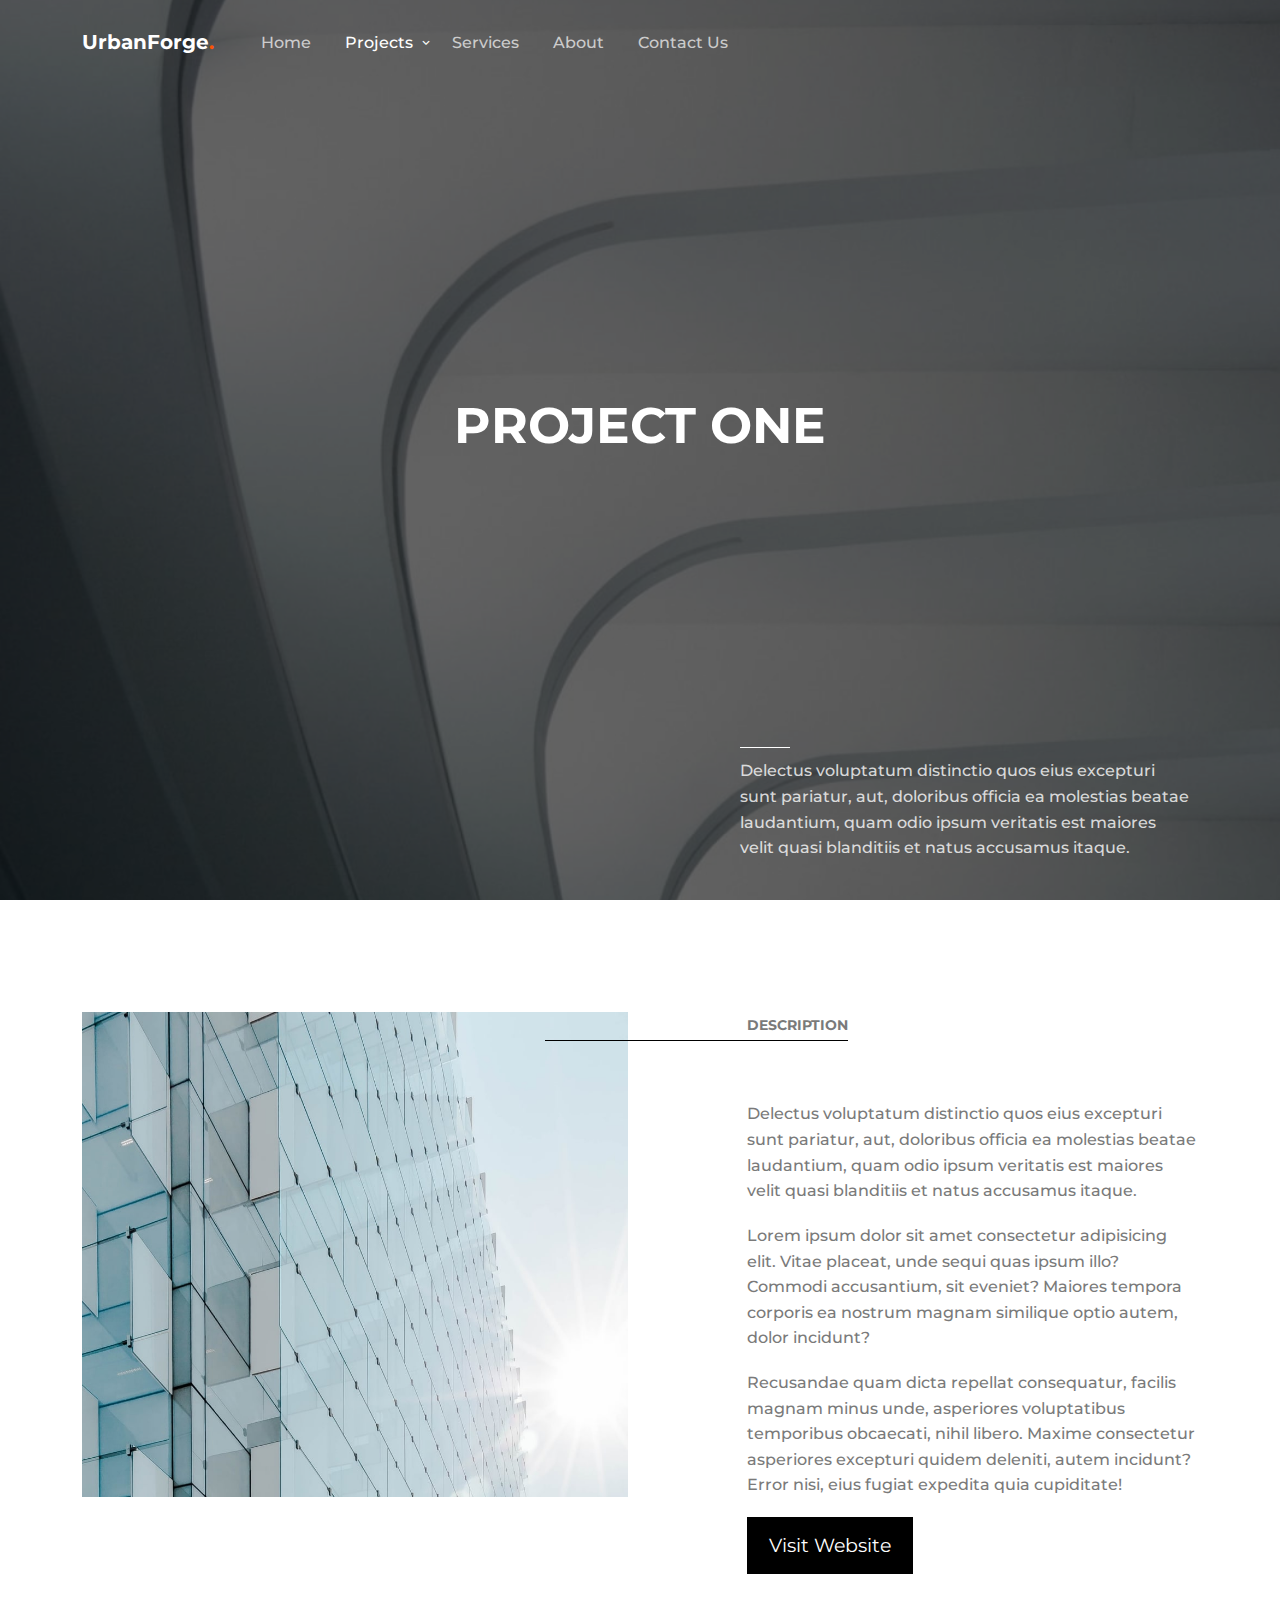
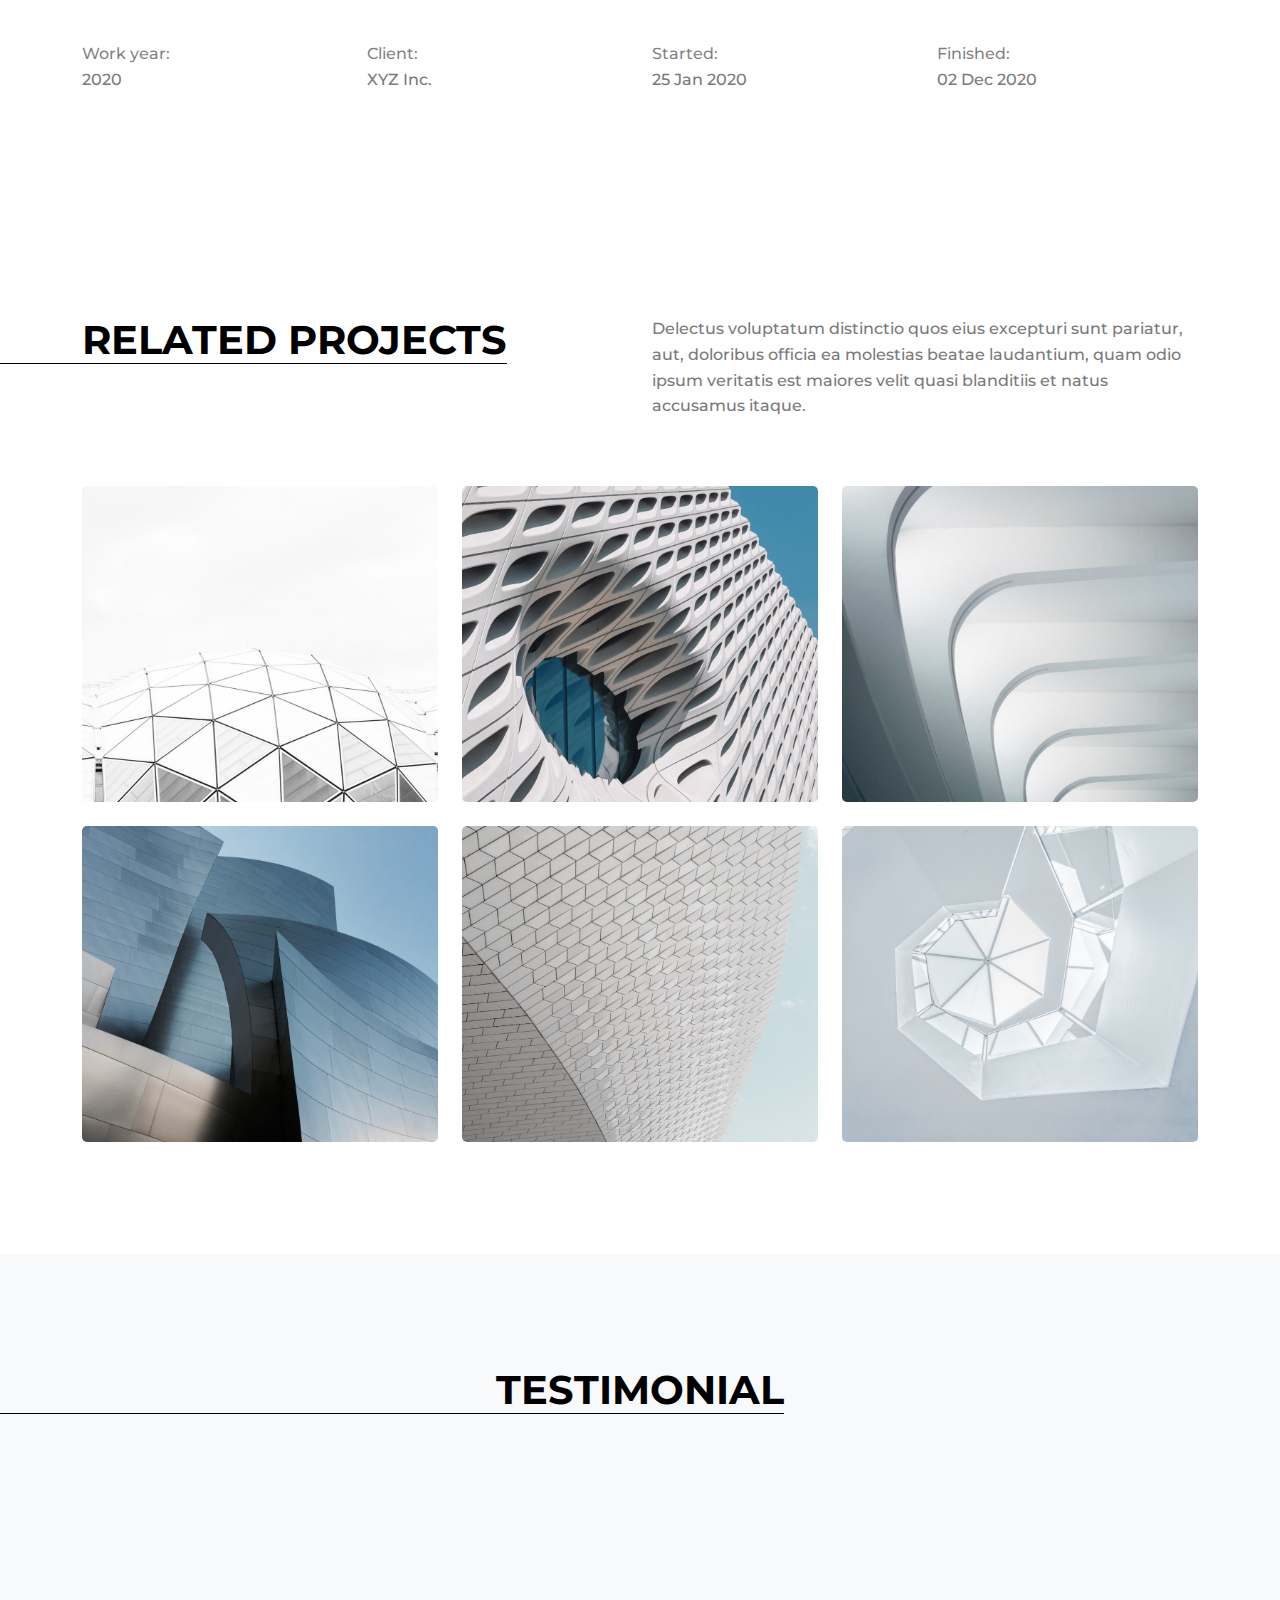
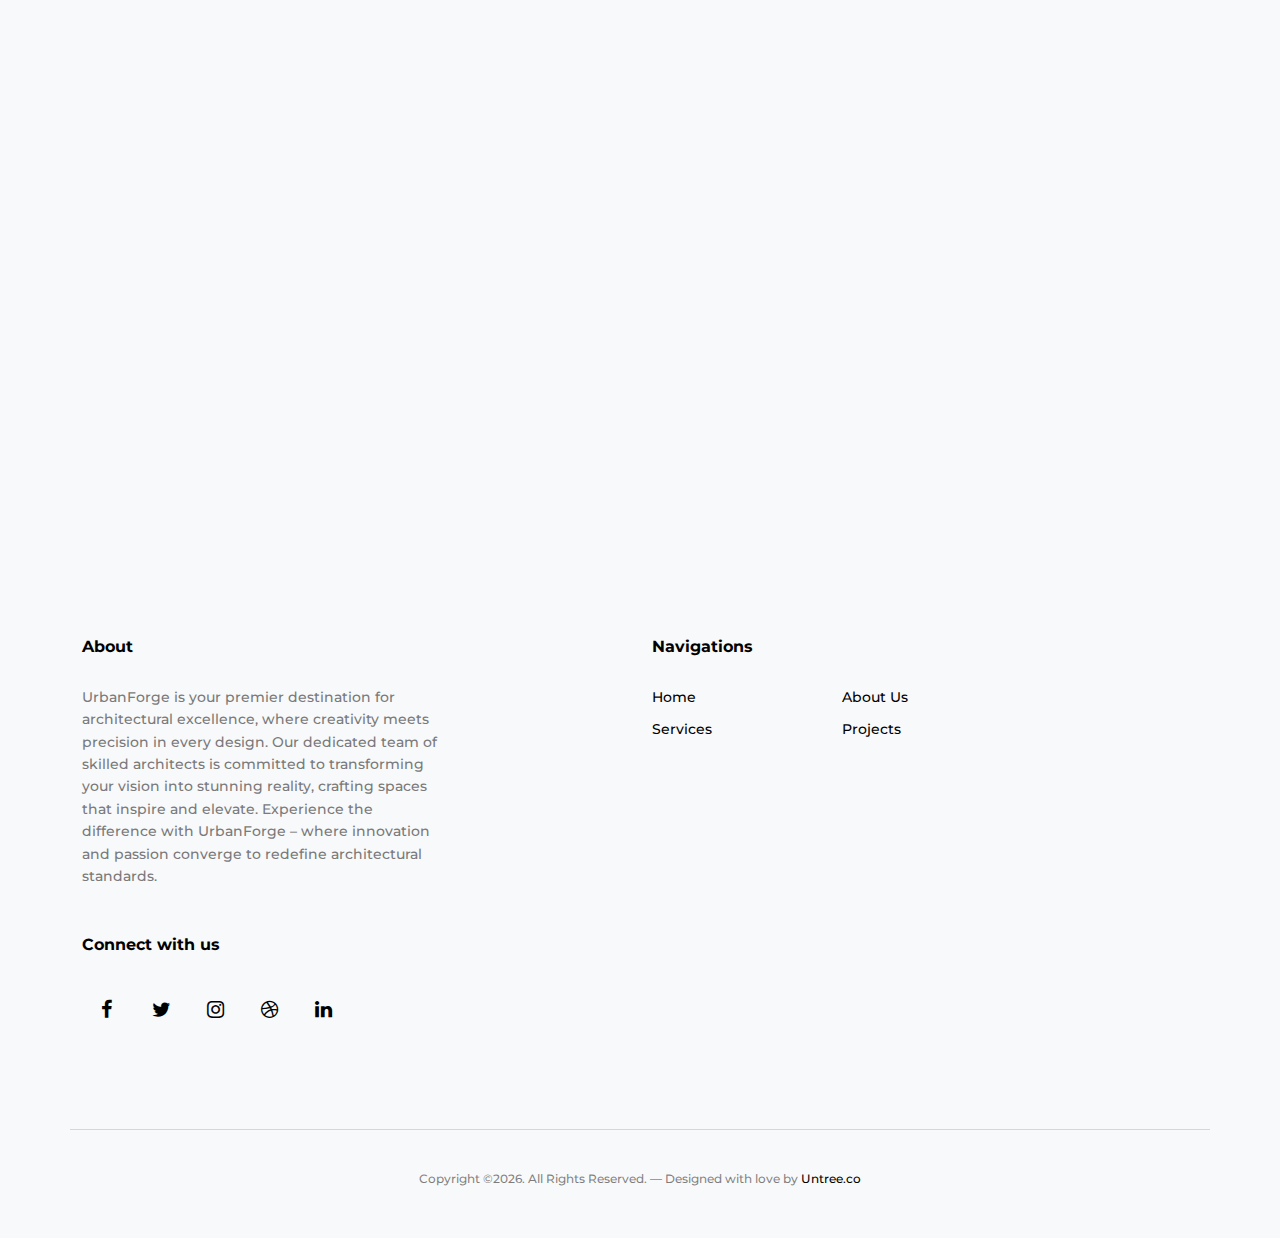
<file: project-single.html>
<!-- /*
* Template Name: Archiark
* Template Author: Untree.co
* Tempalte URI: https://untree.co/
* License: https://creativecommons.org/licenses/by/3.0/
*/ -->
<!doctype html>
<html lang="en">
<head>
	<!-- Required meta tags -->
	<meta charset="utf-8">
	<meta name="viewport" content="width=device-width, initial-scale=1">
	
	<meta name="author" content="Untree.co">
	<link rel="shortcut icon" href="favicon.svg">

	<meta name="description" content="" />
	<meta name="keywords" content="bootstrap, bootstrap5" />
	
	<link rel="preconnect" href="https://fonts.gstatic.com">
	<link href="https://fonts.googleapis.com/css2?family=Montserrat:wght@400;700&family=Roboto&display=swap" rel="stylesheet">

	<link rel="stylesheet" href="fonts/icomoon/style.css">
	<link rel="stylesheet" href="fonts/flaticon/font/flaticon.css">
	<link rel="stylesheet" href="css/tiny-slider.css">
	<link rel="stylesheet" href="css/aos.css">
	<link rel="stylesheet" href="css/glightbox.min.css">
	<link rel="stylesheet" href="css/style.css">

	<title>UrbanForge </title>
</head>
<body>

	<div class="site-mobile-menu site-navbar-target">
		<div class="site-mobile-menu-header">
			<div class="site-mobile-menu-close">
				<span class="icofont-close js-menu-toggle"></span>
			</div>
		</div>
		<div class="site-mobile-menu-body"></div>
	</div>

	<nav class="site-nav">
		<div class="container">
			<div class="site-navigation">
				<a href="index.html" class="logo m-0 float-start">UrbanForge<span class="text-primary">.</span> </a>

				<ul class="js-clone-nav d-none d-lg-inline-block text-start site-menu float-start">
					<li><a href="index.html">Home</a></li>
					<li class="has-children active">
						<a href="projects.html">Projects</a>
						<ul class="dropdown">
							<li><a href="#">Commercial Building</a></li>
							<li><a href="#">Cultural Lifestyle</a></li>
							<li class="has-children">
								<a href="#">Dropdown</a>
								<ul class="dropdown">
									<li><a href="#">Sub Menu One</a></li>
									<li><a href="#">Sub Menu Two</a></li>
									<li><a href="#">Sub Menu Three</a></li>
								</ul>
							</li>
						</ul>
					</li>
					<li><a href="services.html">Services</a></li>
					<li><a href="about.html">About</a></li>
					<li><a href="contact.html">Contact Us</a></li>
				</ul>

				<a href="#" class="burger ml-auto float-end site-menu-toggle light js-menu-toggle d-inline-block d-lg-none" data-toggle="collapse" data-target="#main-navbar">
					<span></span>
				</a>

			</div>
		</div>
	</nav>



	<div class="hero-2 overlay" style="background-image: url('images/img_3.jpg');">
		<div class="container">
			<div class="row align-items-center">
				<div class="col-lg-5 mx-auto ">
					<h1 class="mb-5 text-center"><span>Project One</span></h1>


					<div class="intro-desc text-left">
						<div class="line"></div>
						<p>Delectus voluptatum distinctio quos eius excepturi sunt pariatur, aut, doloribus officia ea molestias beatae laudantium, quam odio ipsum veritatis est maiores velit quasi blanditiis et natus accusamus itaque.</p>
					</div>
				</div>
			</div>
		</div>
	</div>


	<div class="section sec-3">
		<div class="container">

			<div class="row mb-5 justify-content-between">
				<div class="col-lg-6 mb-lg-0 mb-4">
					<img src="images/img_7.jpg" alt="Image" class="img-fluid">
				</div>
				<div class="col-lg-5">
					<div class="heading">Description</div>
					<p>Delectus voluptatum distinctio quos eius excepturi sunt pariatur, aut, doloribus officia ea molestias beatae laudantium, quam odio ipsum veritatis est maiores velit quasi blanditiis et natus accusamus itaque.</p>
					<p>Lorem ipsum dolor sit amet consectetur adipisicing elit. Vitae placeat, unde sequi quas ipsum illo? Commodi accusantium, sit eveniet? Maiores tempora corporis ea nostrum magnam similique optio autem, dolor incidunt?</p>
					<p>Recusandae quam dicta repellat consequatur, facilis magnam minus unde, asperiores voluptatibus temporibus obcaecati, nihil libero. Maxime consectetur asperiores excepturi quidem deleniti, autem incidunt? Error nisi, eius fugiat expedita quia cupiditate!</p>
					<p><a href="#" class="btn btn-primary">Visit Website</a></p>
					
				</div>
			</div>
			<div class="row">
				<div class="col-sm-3 border-left">
					<span class="text-black-50 d-block">Work year:</span>  2020
				</div>
				<div class="col-sm-3 border-left">
					<span class="text-black-50 d-block">Client:</span> XYZ Inc.
				</div>
				<div class="col-sm-3 border-left">
					<span class="text-black-50 d-block">Started:</span> 25 Jan 2020
				</div>
				<div class="col-sm-3 border-left">
					<span class="text-black-50 d-block">Finished:</span> 02 Dec 2020
				</div>
			</div>
		</div>
	</div>


	<div class="section sec-5">
		<div class="container">
			<div class="row mb-5">
				<div class="col-lg-6">
					<h2 class="heading">Related Projects</h2>
				</div>
				<div class="col-lg-6 ms-auto">
					<p>Delectus voluptatum distinctio quos eius excepturi sunt pariatur, aut, doloribus officia ea molestias beatae laudantium, quam odio ipsum veritatis est maiores velit quasi blanditiis et natus accusamus itaque.</p>
				</div>
			</div>

			<div class="row g-4">
				<div class="col-xs-12 col-sm-6 col-md-6 col-lg-4">
					<div class="single-portfolio">
						<a href="project-single.html">
							<img src="images/img_8.jpg" alt="Image" class="img-fluid">
							<div class="contents">
								<h3>Project One</h3>
								<div class="cat">Construction</div>
							</div>
						</a>
					</div>
				</div>
				<div class="col-xs-12 col-sm-6 col-md-6 col-lg-4">
					<div class="single-portfolio">
						<a href="project-single.html">
							<img src="images/img_2.jpg" alt="Image" class="img-fluid">
							<div class="contents">
								<h3>Project Two</h3>
								<div class="cat">Construction</div>
							</div>
						</a>
					</div>
				</div>
				<div class="col-xs-12 col-sm-6 col-md-6 col-lg-4">
					<div class="single-portfolio">
						<a href="project-single.html">
							<img src="images/img_3.jpg" alt="Image" class="img-fluid">
							<div class="contents">
								<h3>Project One</h3>
								<div class="cat">Construction</div>
							</div>
						</a>
					</div>
				</div>

				<div class="col-xs-12 col-sm-6 col-md-6 col-lg-4">
					<div class="single-portfolio">
						<a href="project-single.html">
							<img src="images/img_4.jpg" alt="Image" class="img-fluid">
							<div class="contents">
								<h3>Project One</h3>
								<div class="cat">Construction</div>
							</div>
						</a>
					</div>
				</div>
				<div class="col-xs-12 col-sm-6 col-md-6 col-lg-4">
					<div class="single-portfolio">
						<a href="project-single.html">
							<img src="images/img_5.jpg" alt="Image" class="img-fluid">
							<div class="contents">
								<h3>Project Two</h3>
								<div class="cat">Construction</div>
							</div>
						</a>
					</div>
				</div>
				<div class="col-xs-12 col-sm-6 col-md-6 col-lg-4">
					<div class="single-portfolio">
						<a href="project-single.html">
							<img src="images/img_6.jpg" alt="Image" class="img-fluid">
							<div class="contents">
								<h3>Project One</h3>
								<div class="cat">Construction</div>
							</div>
						</a>
					</div>
				</div>

				
			</div>
		</div>
	</div>


	<div class="sec-4 section bg-light">

		<div class="text-center mb-5">
			<h2 class="heading mb-5 text-center">Testimonial</h2>
		</div>
		<div class="testimonial-slide-center-wrap" data-aos="fade-up" data-aos-delay="100">

			<div id="testimonial-nav">
				<span class="prev" data-controls="prev"><span class="icon-chevron-left"></span></span>

				<span class="next" data-controls="next"><span class="icon-chevron-right"></span></span>
			</div>

			<div class="testimonial-slide-center testimonial-center" id="testimonial-center">

				<div class="item">
					<div class="testimonial-item">
						<div  class="testimonial-item-inner">
							<div class="testimonial-author mb-5">
								<img src="images/person_2.jpg" alt="Image" class="img-fluid">
								<strong class="d-block">Isabella Rossi</strong>
								<span>Marketing Director</span>
							</div>
							<blockquote>
								UrbanForge's designs are truly inspiring. Their ability to combine aesthetics with practicality is commendable. We couldn't be happier with the outcome.
							</blockquote>

						</div>
					</div>
				</div>

				<div class="item">
					<div class="testimonial-item">
						<div  class="testimonial-item-inner">
							<div class="testimonial-author mb-5">
								<img src="images/person_1.jpg" alt="Image" class="img-fluid">
								<strong class="d-block">Benjamin Carter</strong>
								<span>Senior Software Engineer</span>
							</div>
							<blockquote>
								Choosing UrbanForge was the best decision we made for our project. Their team's expertise and dedication resulted in a space that is both beautiful and functional.
							</blockquote>

						</div>
					</div>
				</div>

				<div class="item">
					<div class="testimonial-item">
						<div  class="testimonial-item-inner">
							<div class="testimonial-author mb-5">
								<img src="images/person_3.jpg" alt="Image" class="img-fluid">
								<strong class="d-block">Sophia Anderson</strong>
								<span>Chief Financial Officer</span>
							</div>
							<blockquote>
								UrbanForge's passion for their craft shines through in their work. They listened to our needs and delivered a design that surpassed all our expectations.
							</blockquote>

						</div>
					</div>
				</div>

				<div class="item">
					<div class="testimonial-item">
						<div  class="testimonial-item-inner">
							<div class="testimonial-author mb-5">
								<img src="images/person_4.jpg" alt="Image" class="img-fluid">
								<strong class="d-block">Alexander Lee</strong>
								<span>Investment Analyst</span>
							</div>
							<blockquote>
								Working with UrbanForge was a seamless experience from start to finish. Their innovative designs exceeded our expectations, and their professionalism was outstanding.
							</blockquote>

						</div>
					</div>
				</div>


				<div class="item">
					<div class="testimonial-item">
						<div  class="testimonial-item-inner">
							<div class="testimonial-author mb-5">
								<img src="images/person_5.jpg" alt="Image" class="img-fluid">
								<strong class="d-block">Olivia Martinez</strong>
								<span>Creative Director</span>
							</div>
							<blockquote>
								UrbanForge brought our architectural vision to life with precision and creativity. Their attention to detail and commitment to excellence are unmatched.
							</blockquote>

						</div>
					</div>
				</div>
			</div>

		</div>
	</div>

	<div class="site-footer bg-light">
		<div class="container">

			<div class="row justify-content-between">
				<div class="col-lg-4">
					<div class="widget">
						<h3 class="line-top">About</h3>
						<p class="mb-5">UrbanForge is your premier destination for architectural excellence, where creativity meets precision in every design. Our dedicated team of skilled architects is committed to transforming your vision into stunning reality, crafting spaces that inspire and elevate. Experience the difference with UrbanForge – where innovation and passion converge to redefine architectural standards.</p>

					</div>
					<div class="widget">
						<h3 class="line-top">Connect with us</h3>
						<ul class="social list-unstyled mb-5">
							<li><a href="#"><span class="icon-facebook"></span></a></li>
							<li><a href="#"><span class="icon-twitter"></span></a></li>
							<li><a href="#"><span class="icon-instagram"></span></a></li>
							<li><a href="#"><span class="icon-dribbble"></span></a></li>
							<li><a href="#"><span class="icon-linkedin"></span></a></li>
						</ul>
					</div>
				</div>
				<div class="col-lg-6">
					<div class="row">
						<div class="col-12">
							<div class="widget">
								<h3 class="line-top">Navigations</h3>
							</div>
						</div>
						<div class="col-6 col-sm-6 col-md-4">
							<div class="widget">
								<ul class="links list-unstyled">
									<li><a href="#">Home</a></li>
									<li><a href="#">Services</a></li>
								</ul>
							</div>
						</div>
						<div class="col-6 col-sm-6 col-md-4">
							<div class="widget">
								<ul class="links list-unstyled">
									<li><a href="#">About Us</a></li>
									<li><a href="#">Projects</a></li>
								</ul>
							</div>
						</div>
					</div>
				</div>
			</div>

			<div class="row justify-content-center text-center copyright">
				<div class="col-md-8">
					<p class="small text-black-50">Copyright &copy;<script>document.write(new Date().getFullYear());</script>. All Rights Reserved. &mdash; Designed with love by <a href="https://untree.co">Untree.co</a> <!-- License information: https://untree.co/license/ -->
					</p>
				</div>
			</div>
		</div>
	</div>


	


	<!-- Preloader -->
	<div id="overlayer"></div>
	<div class="loader">
		<div class="spinner-border" role="status">
			<span class="visually-hidden">Loading...</span>
		</div>
	</div>

	<script src="js/bootstrap.bundle.min.js"></script>
	<script src="js/tiny-slider.js"></script>
	<script src="js/aos.js"></script>
	<script src="js/glightbox.min.js"></script>
	<script src="js/navbar.js"></script>
	<script src="js/counter.js"></script>
	<script src="js/custom.js"></script>
</body>
</html>
</file>
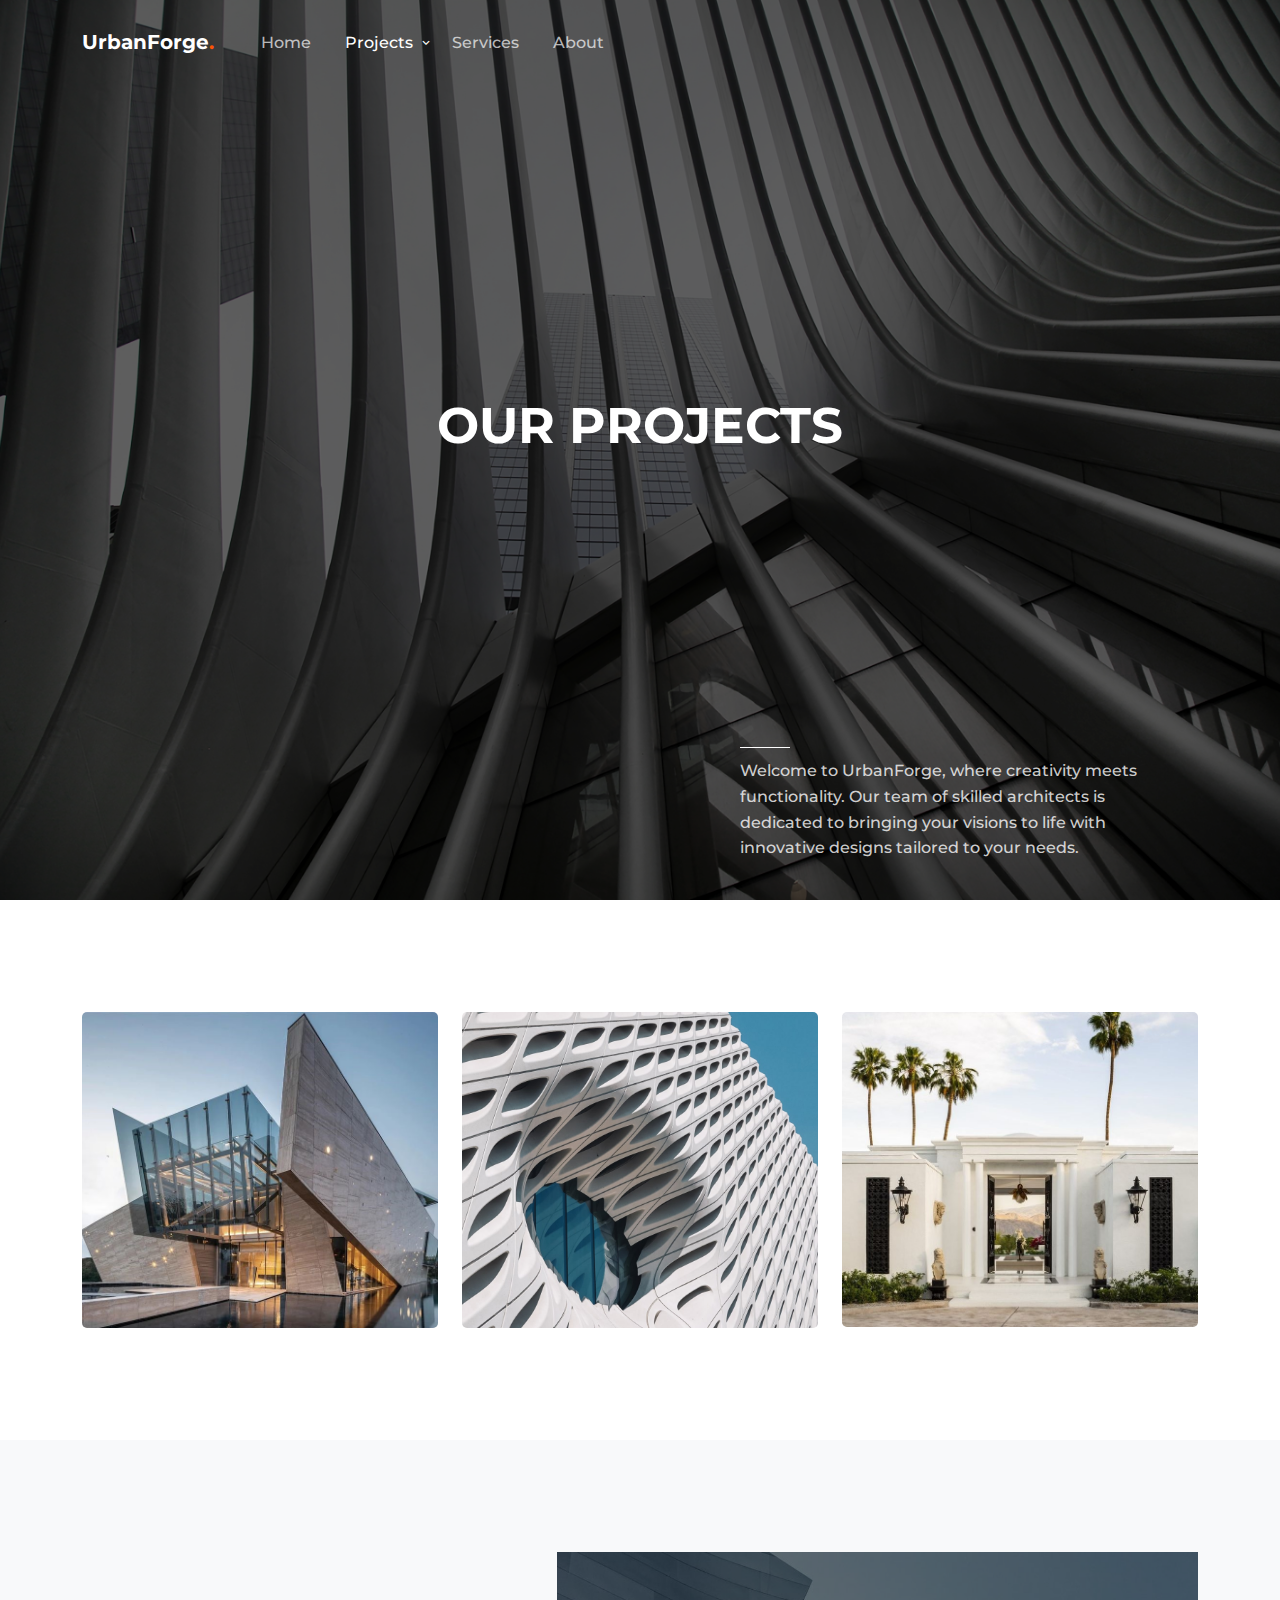
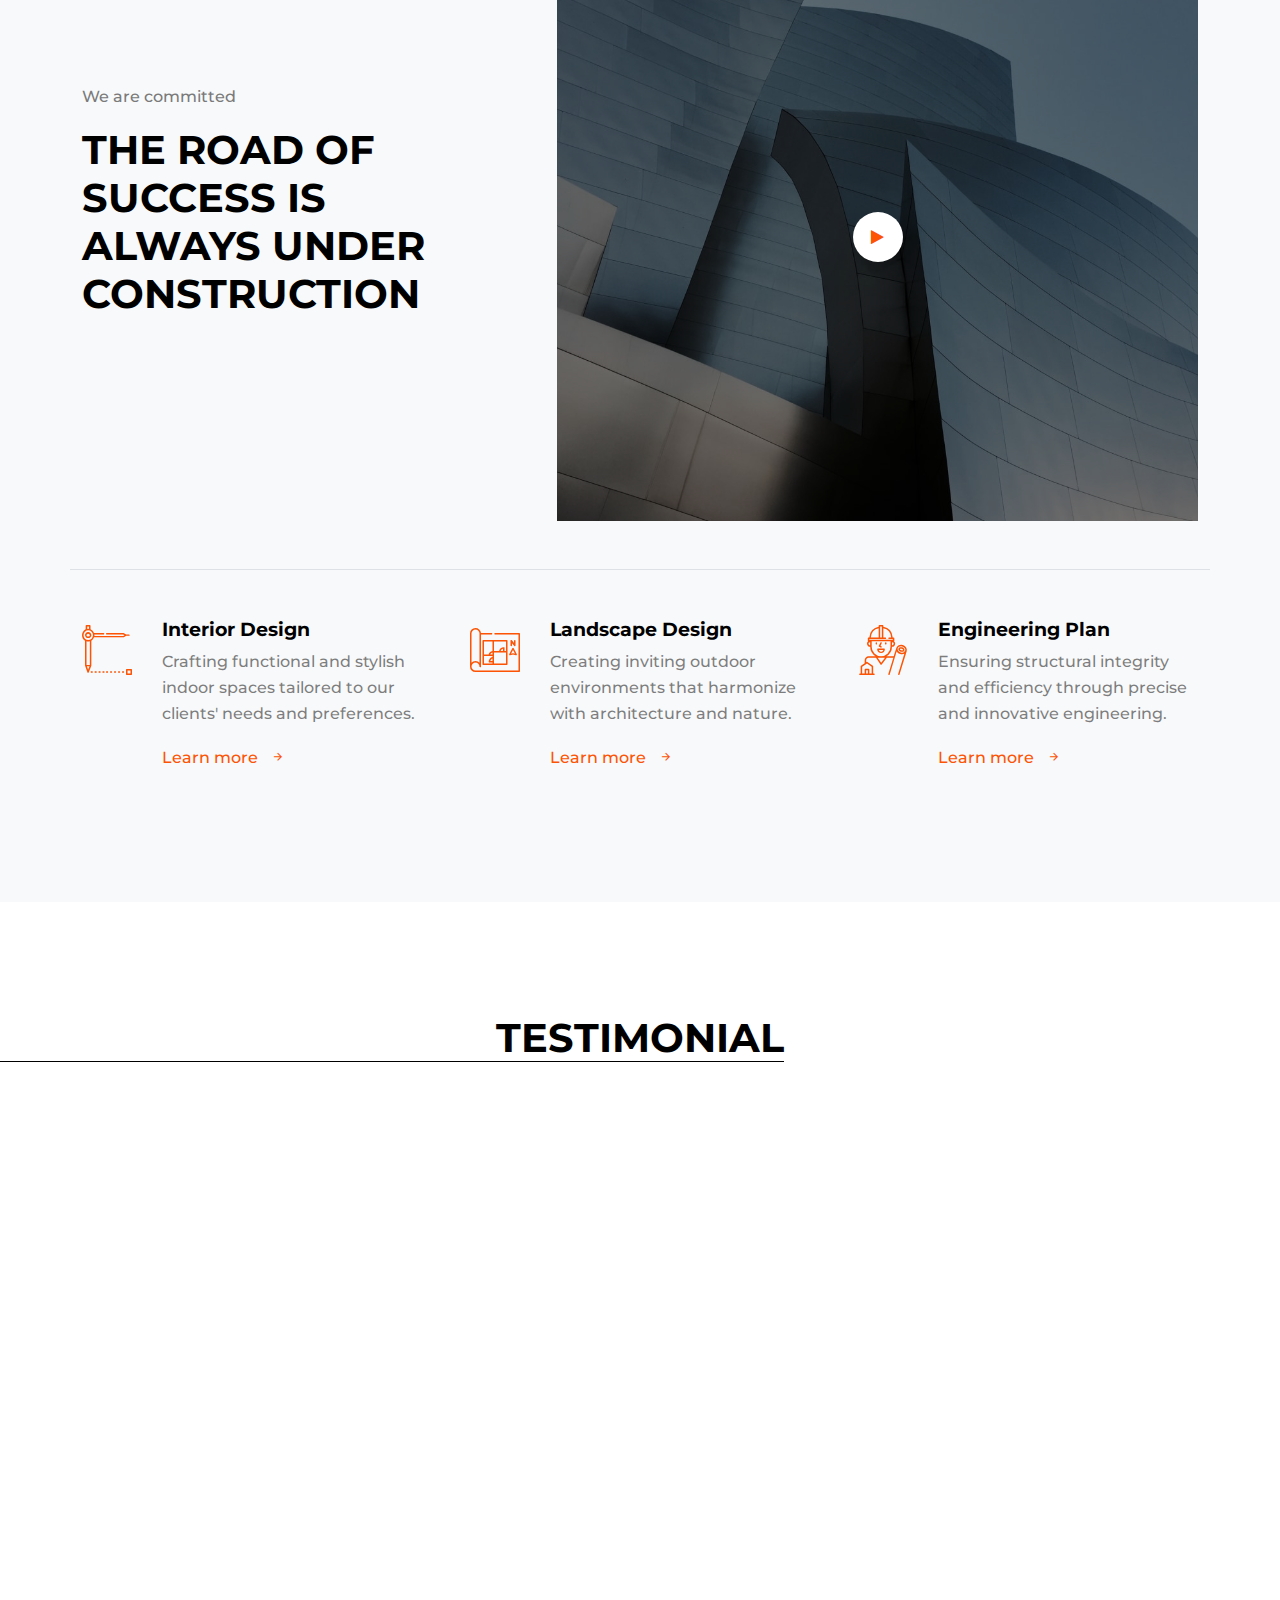
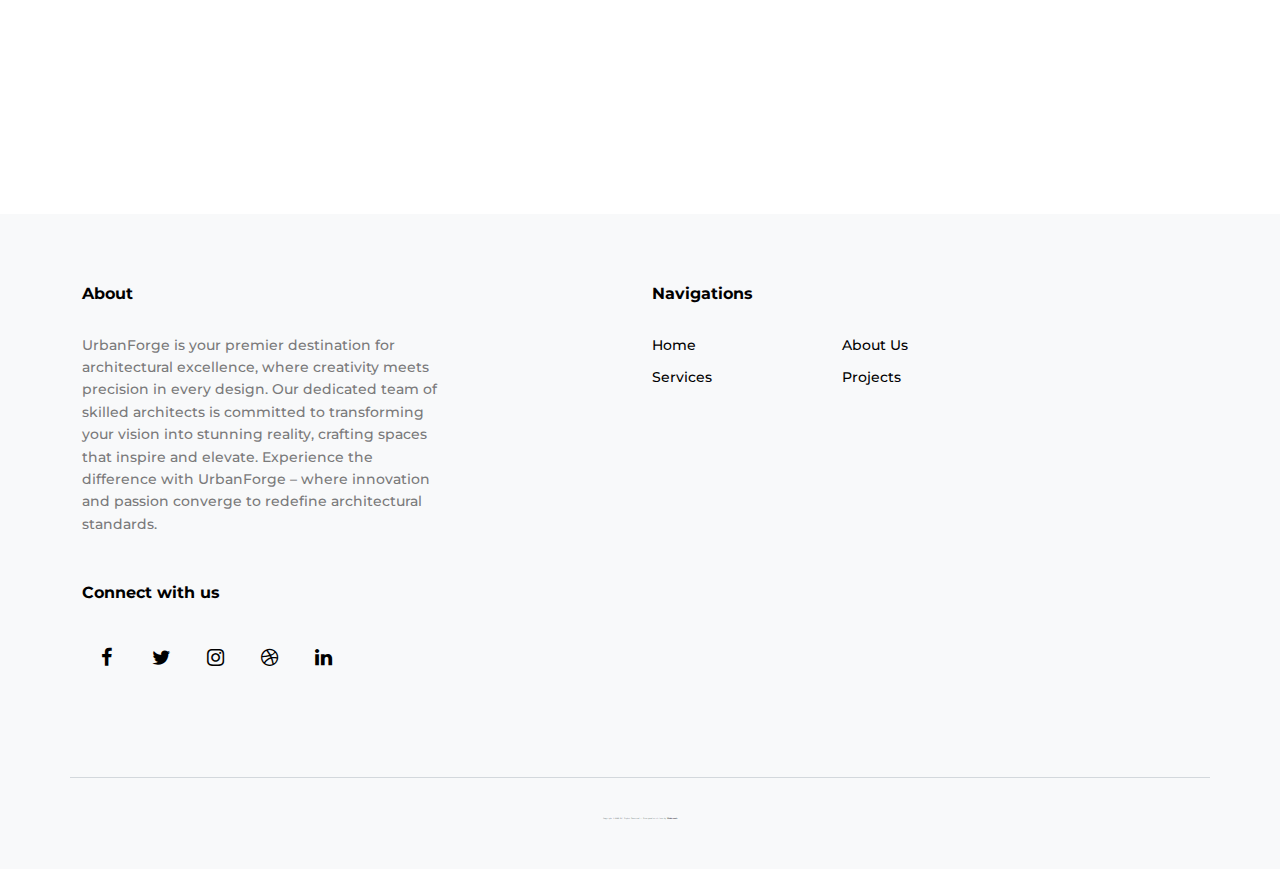
<file: projects.html>
<!-- /*
* Template Name: Archiark
* Template Author: Untree.co
* Tempalte URI: https://untree.co/
* License: https://creativecommons.org/licenses/by/3.0/
*/ -->
<!doctype html>
<html lang="en">
<head>
	<!-- Required meta tags -->
	<meta charset="utf-8">
	<meta name="viewport" content="width=device-width, initial-scale=1">
	
	<meta name="author" content="Untree.co">
	<link rel="shortcut icon" href="favicon.svg">

	<meta name="description" content="" />
	<meta name="keywords" content="bootstrap, bootstrap5" />
	
	<link rel="preconnect" href="https://fonts.gstatic.com">
	<link href="https://fonts.googleapis.com/css2?family=Montserrat:wght@400;700&family=Roboto&display=swap" rel="stylesheet">

	<link rel="stylesheet" href="fonts/icomoon/style.css">
	<link rel="stylesheet" href="fonts/flaticon/font/flaticon.css">
	<link rel="stylesheet" href="css/tiny-slider.css">
	<link rel="stylesheet" href="css/aos.css">
	<link rel="stylesheet" href="css/glightbox.min.css">
	<link rel="stylesheet" href="css/style.css">

	<title>UrbanForge </title>
</head>
<body>

	<div class="site-mobile-menu site-navbar-target">
		<div class="site-mobile-menu-header">
			<div class="site-mobile-menu-close">
				<span class="icofont-close js-menu-toggle"></span>
			</div>
		</div>
		<div class="site-mobile-menu-body"></div>
	</div>

	<nav class="site-nav">
		<div class="container">
			<div class="site-navigation">
				<a href="index.html" class="logo m-0 float-start">UrbanForge<span class="text-primary">.</span> </a>

				<ul class="js-clone-nav d-none d-lg-inline-block text-start site-menu float-start">
					<li><a href="index.html">Home</a></li>
					<li class="has-children active">
						<a href="projects.html">Projects</a>
						<ul class="dropdown">
							<li><a href="project-single-1.html">Opulent Oasis</a></li>
							<li><a href="project-single-2.html">Elysian Estates</a></li>
							<li><a href="project-single-3.html">Eden's Enclave</a></li>
						</ul>
					</li>
					<li><a href="services.html">Services</a></li>
					<li><a href="about.html">About</a></li>
					<!-- <li><a href="contact.html">Contact Us</a></li> -->
				</ul>

				<a href="#" class="burger ml-auto float-end site-menu-toggle light js-menu-toggle d-inline-block d-lg-none" data-toggle="collapse" data-target="#main-navbar">
					<span></span>
				</a>

			</div>
		</div>
	</nav>

	<div class="hero-2 overlay" style="background-image: url('images/clean-illustration.jpg');">
		<div class="container">
			<div class="row align-items-center">
				<div class="col-lg-5 mx-auto ">
					<h1 class="mb-5 text-center"><span>Our Projects</span></h1>


					<div class="intro-desc text-left">
						<div class="line"></div>
						<p>Welcome to UrbanForge, where creativity meets functionality. Our team of skilled architects is dedicated to bringing your visions to life with innovative designs tailored to your needs.</p>
					</div>
				</div>
			</div>
		</div>
	</div>


	<div class="section sec-5">
		<div class="container">
			<div class="row g-4">
				<div class="col-xs-12 col-sm-6 col-md-6 col-lg-4">
					<div class="single-portfolio">
						<a href="project-single-1.html">
							<img src="images/modern-house.jpg" alt="Image" class="img-fluid">
							<div class="contents">
								<h3>Opulent Oasis</h3>
								<div class="cat">Exquisite Residences in Architectural Splendor</div>
							</div>
						</a>
					</div>
				</div>
				<div class="col-xs-12 col-sm-6 col-md-6 col-lg-4">
					<div class="single-portfolio">
						<a href="project-single-2.html">
							<img src="images/img_2.jpg" alt="Image" class="img-fluid">
							<div class="contents">
								<h3>Elysian Estates</h3>
								<div class="cat">Bespoke Luxury Living in Architectural Marvels</div>
							</div>
						</a>
					</div>
				</div>
				<div class="col-xs-12 col-sm-6 col-md-6 col-lg-4">
					<div class="single-portfolio">
						<a href="project-single-3.html">
							<img src="images/luxury-garden.jpg" alt="Image" class="img-fluid">
							<div class="contents">
								<h3>Eden's Enclave</h3>
								<div class="cat">A Luxurious Garden Sanctuary</div>
							</div>
						</a>
					</div>
				</div>			
			</div>
		</div>
	</div>


	
	<div class="section bg-light">
		<div class="container">
			<div class="row border-bottom mb-5 pb-5 justify-content-between">
				<div class="col-lg-4 align-self-center mb-5">
					<span class="d-block subheading mb-3">We are committed</span>
					<h2 class="heading mb-4">The road of success is always under construction</h2>
				</div>
				<div class="col-lg-7">
					<a href="https://www.youtube.com/watch?v=mwtbEGNABWU" class="video-wrap glightbox">
						<span class="icon-play"></span>
						<img src="images/img_4.jpg" alt="Image" class="img-fluid">
					</a>
				</div>
			</div>
			<div class="row g-5">
				<div class="col-lg-4">
					
					<div class="d-flex custom-card">
						<div class="img">
							<i class="flaticon-compass"></i>
						</div>
						<div class="text">
							<h3 class="h6 fw-bold text-black">Interior Design</h3>
							<p class="text-black-50">Crafting functional and stylish indoor spaces tailored to our clients' needs and preferences.</p>
							<p>
								<a href="services.html" class="more-2">Learn more <span class="icon-arrow_forward"></span></a>
							</p>
						</div>
					</div>
				</div>
				<div class="col-lg-4">
					<div class="d-flex custom-card">
						<div class="img">
							<i class="flaticon-plan"></i>
						</div>
						<div class="text">
							<h3 class="h6 fw-bold text-black">Landscape Design</h3>
							<p class="text-black-50">Creating inviting outdoor environments that harmonize with architecture and nature.</p>
							<p>
								<a href="services.html" class="more-2">Learn more <span class="icon-arrow_forward"></span></a>
							</p>
						</div>
					</div>
				</div>
				<div class="col-lg-4">
					<div class="d-flex custom-card">
						<div class="img">
							<i class="flaticon-architect"></i>
						</div>
						<div class="text">
							<h3 class="h6 fw-bold text-black">Engineering Plan</h3>
							<p class="text-black-50">Ensuring structural integrity and efficiency through precise and innovative engineering.</p>
							<p>
								<a href="services.html" class="more-2">Learn more <span class="icon-arrow_forward"></span></a>
							</p>
						</div>
					</div>
				</div>
			</div>
		</div>
	</div>
	<div class="sec-4 section">

		<div class="text-center mb-5">
			<h2 class="heading mb-5 text-center">Testimonial</h2>
		</div>
		<div class="testimonial-slide-center-wrap" data-aos="fade-up" data-aos-delay="100">

			<div id="testimonial-nav">
				<span class="prev" data-controls="prev"><span class="icon-chevron-left"></span></span>

				<span class="next" data-controls="next"><span class="icon-chevron-right"></span></span>
			</div>

			<div class="testimonial-slide-center testimonial-center" id="testimonial-center">

				<div class="item">
					<div class="testimonial-item">
						<div  class="testimonial-item-inner">
							<div class="testimonial-author mb-5">
								<img src="images/person_2.jpg" alt="Image" class="img-fluid">
								<strong class="d-block">Isabella Rossi</strong>
								<span>Marketing Director</span>
							</div>
							<blockquote>
								UrbanForge's designs are truly inspiring. Their ability to combine aesthetics with practicality is commendable. We couldn't be happier with the outcome.
							</blockquote>

						</div>
					</div>
				</div>

				<div class="item">
					<div class="testimonial-item">
						<div  class="testimonial-item-inner">
							<div class="testimonial-author mb-5">
								<img src="images/person_1.jpg" alt="Image" class="img-fluid">
								<strong class="d-block">Benjamin Carter</strong>
								<span>Senior Software Engineer</span>
							</div>
							<blockquote>
								Choosing UrbanForge was the best decision we made for our project. Their team's expertise and dedication resulted in a space that is both beautiful and functional.
							</blockquote>

						</div>
					</div>
				</div>

				<div class="item">
					<div class="testimonial-item">
						<div  class="testimonial-item-inner">
							<div class="testimonial-author mb-5">
								<img src="images/person_3.jpg" alt="Image" class="img-fluid">
								<strong class="d-block">Sophia Anderson</strong>
								<span>Chief Financial Officer</span>
							</div>
							<blockquote>
								UrbanForge's passion for their craft shines through in their work. They listened to our needs and delivered a design that surpassed all our expectations.
							</blockquote>

						</div>
					</div>
				</div>

				<div class="item">
					<div class="testimonial-item">
						<div  class="testimonial-item-inner">
							<div class="testimonial-author mb-5">
								<img src="images/person_4.jpg" alt="Image" class="img-fluid">
								<strong class="d-block">Alexander Lee</strong>
								<span>Investment Analyst</span>
							</div>
							<blockquote>
								Working with UrbanForge was a seamless experience from start to finish. Their innovative designs exceeded our expectations, and their professionalism was outstanding.
							</blockquote>

						</div>
					</div>
				</div>


				<div class="item">
					<div class="testimonial-item">
						<div  class="testimonial-item-inner">
							<div class="testimonial-author mb-5">
								<img src="images/person_5.jpg" alt="Image" class="img-fluid">
								<strong class="d-block">Olivia Martinez</strong>
								<span>Creative Director</span>
							</div>
							<blockquote>
								UrbanForge brought our architectural vision to life with precision and creativity. Their attention to detail and commitment to excellence are unmatched.
							</blockquote>

						</div>
					</div>
				</div>
			</div>

		</div>
	</div>
	
	<div class="site-footer bg-light">
		<div class="container">

			<div class="row justify-content-between">
				<div class="col-lg-4">
					<div class="widget">
						<h3 class="line-top">About</h3>
						<p class="mb-5">UrbanForge is your premier destination for architectural excellence, where creativity meets precision in every design. Our dedicated team of skilled architects is committed to transforming your vision into stunning reality, crafting spaces that inspire and elevate. Experience the difference with UrbanForge – where innovation and passion converge to redefine architectural standards.</p>

					</div>
					<div class="widget">
						<h3 class="line-top">Connect with us</h3>
						<ul class="social list-unstyled mb-5">
							<li><a href="#"><span class="icon-facebook"></span></a></li>
							<li><a href="#"><span class="icon-twitter"></span></a></li>
							<li><a href="#"><span class="icon-instagram"></span></a></li>
							<li><a href="#"><span class="icon-dribbble"></span></a></li>
							<li><a href="#"><span class="icon-linkedin"></span></a></li>
						</ul>
					</div>
				</div>
				<div class="col-lg-6">
					<div class="row">
						<div class="col-12">
							<div class="widget">
								<h3 class="line-top">Navigations</h3>
							</div>
						</div>
						<div class="col-6 col-sm-6 col-md-4">
							<div class="widget">
								<ul class="links list-unstyled">
									<li><a href="#">Home</a></li>
									<li><a href="#">Services</a></li>
								</ul>
							</div>
						</div>
						<div class="col-6 col-sm-6 col-md-4">
							<div class="widget">
								<ul class="links list-unstyled">
									<li><a href="#">About Us</a></li>
									<li><a href="#">Projects</a></li>
								</ul>
							</div>
						</div>
					</div>
				</div>
			</div>

			<div class="row justify-content-center text-center copyright">
				<div class="col-md-8">
					<p style="font-size: 2px;" class="small text-black-50">Copyright &copy;<script>document.write(new Date().getFullYear());</script>. All Rights Reserved. &mdash; Designed with love by <a href="https://untree.co">Webtree.ch</a> <!-- License information: https://untree.co/license/ -->
					</p>
				</div>
			</div>
		</div>
	</div>


	


	<!-- Preloader -->
	<div id="overlayer"></div>
	<div class="loader">
		<div class="spinner-border" role="status">
			<span class="visually-hidden">Loading...</span>
		</div>
	</div>

	<script src="js/bootstrap.bundle.min.js"></script>
	<script src="js/tiny-slider.js"></script>
	<script src="js/aos.js"></script>
	<script src="js/glightbox.min.js"></script>
	<script src="js/navbar.js"></script>
	<script src="js/counter.js"></script>
	<script src="js/custom.js"></script>
</body>
</html>
</file>
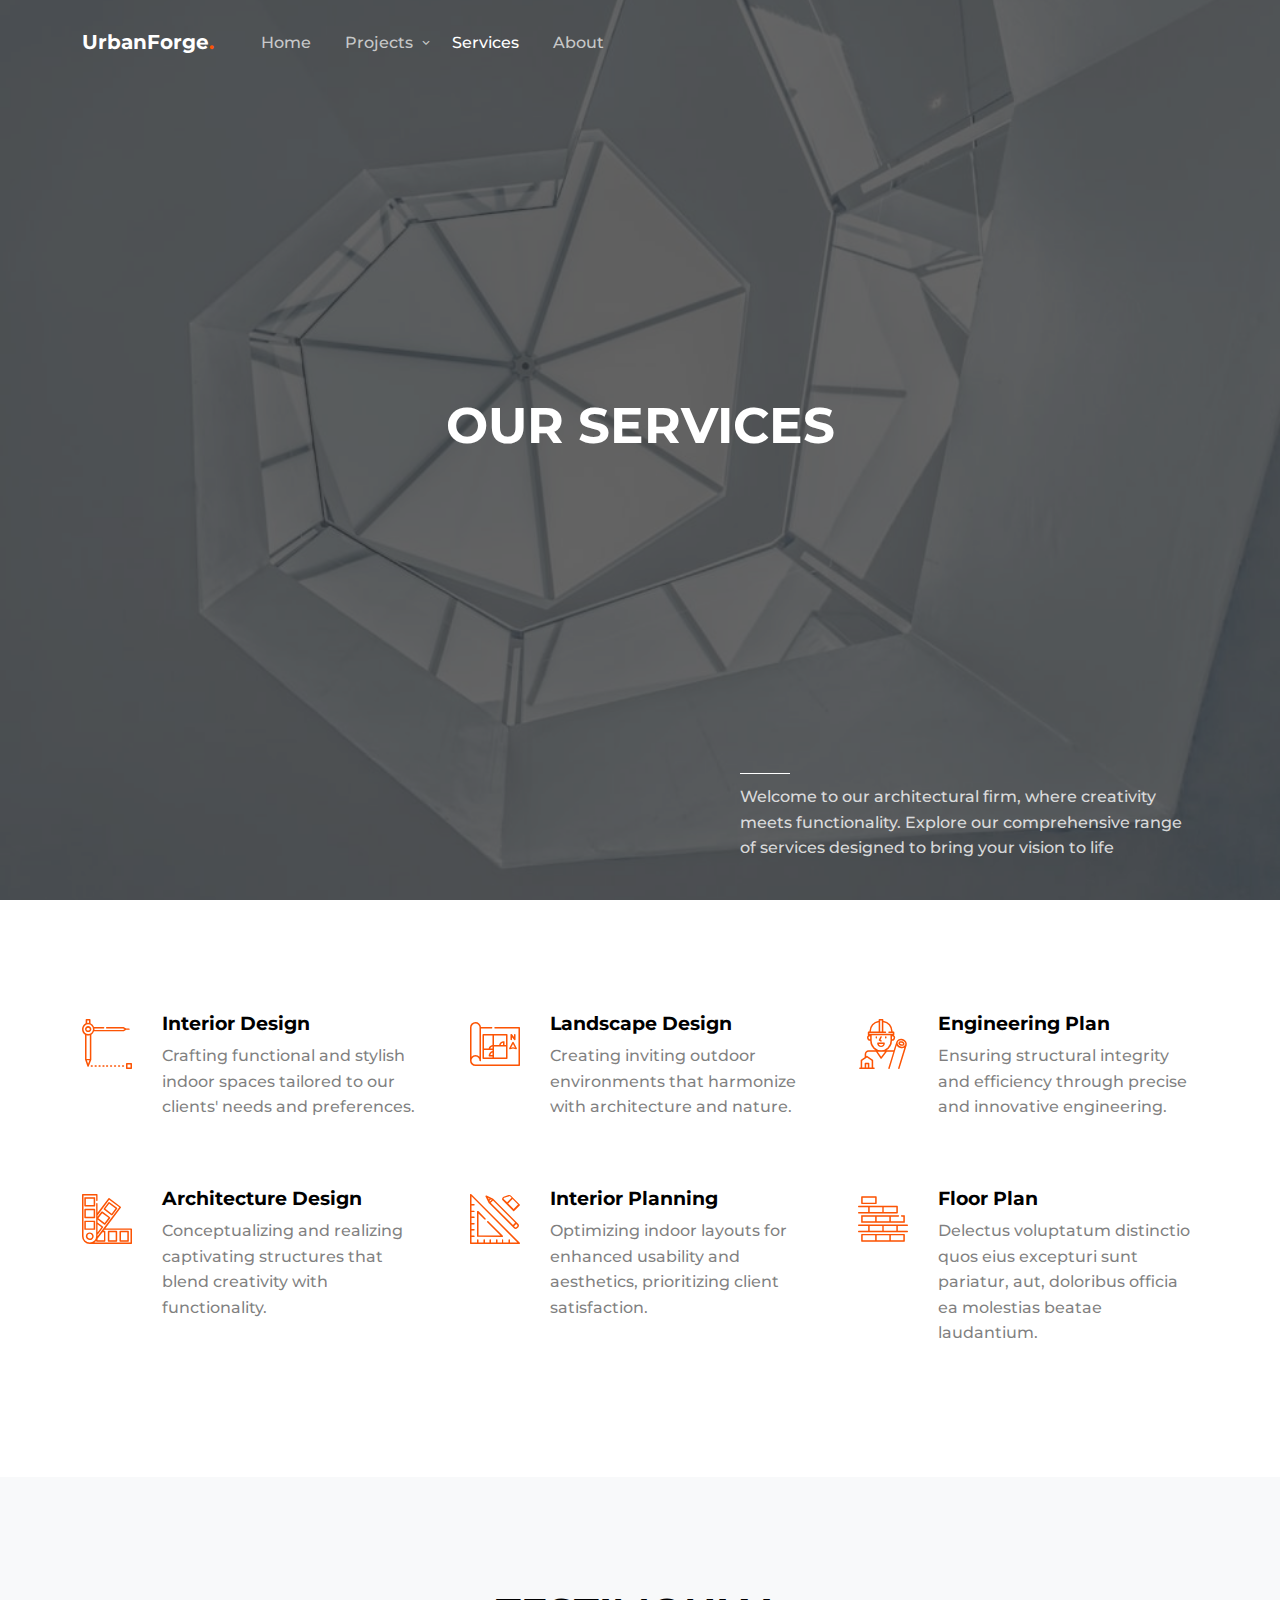
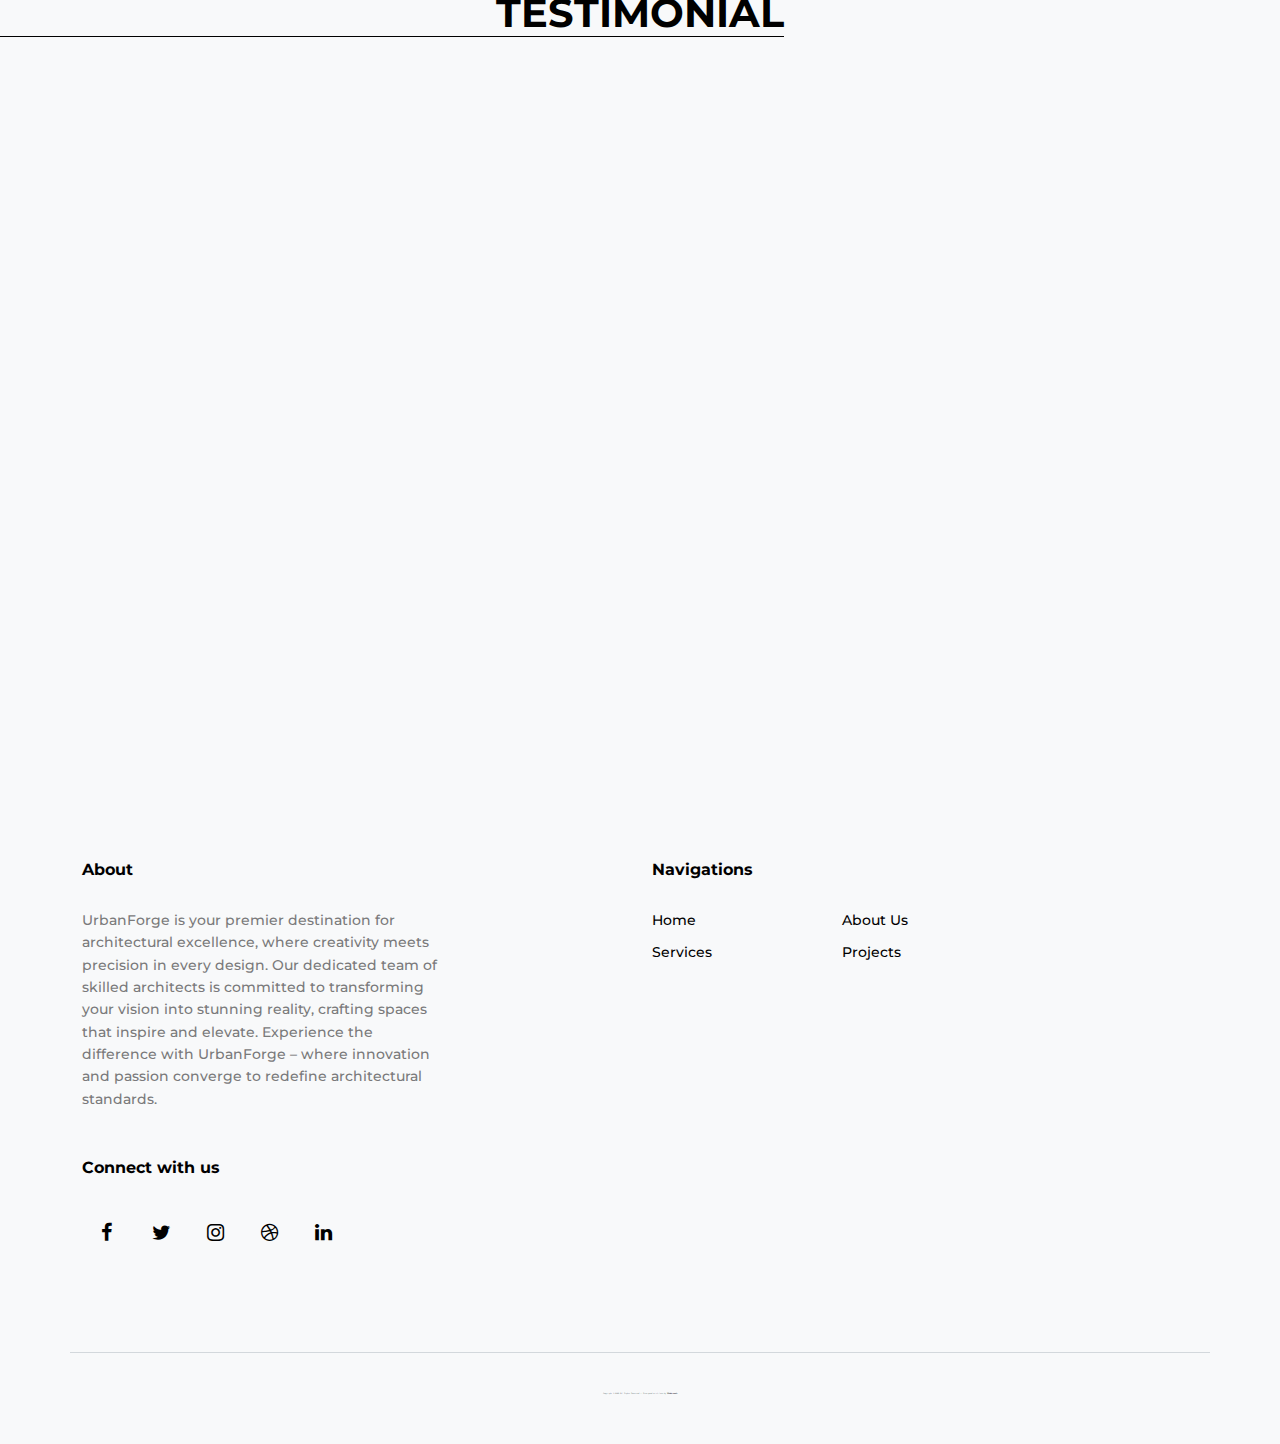
<file: services.html>
<!-- /*
* Template Name: Archiark
* Template Author: Untree.co
* Tempalte URI: https://untree.co/
* License: https://creativecommons.org/licenses/by/3.0/
*/ -->
<!doctype html>
<html lang="en">
<head>
	<!-- Required meta tags -->
	<meta charset="utf-8">
	<meta name="viewport" content="width=device-width, initial-scale=1">
	
	<meta name="author" content="Untree.co">
	<link rel="shortcut icon" href="favicon.svg">

	<meta name="description" content="" />
	<meta name="keywords" content="bootstrap, bootstrap5" />
	
	<link rel="preconnect" href="https://fonts.gstatic.com">
	<link href="https://fonts.googleapis.com/css2?family=Montserrat:wght@400;700&family=Roboto&display=swap" rel="stylesheet">

	<link rel="stylesheet" href="fonts/icomoon/style.css">
	<link rel="stylesheet" href="fonts/flaticon/font/flaticon.css">
	<link rel="stylesheet" href="css/tiny-slider.css">
	<link rel="stylesheet" href="css/aos.css">
	<link rel="stylesheet" href="css/glightbox.min.css">
	<link rel="stylesheet" href="css/style.css">

	<title>UrbanForge </title>
</head>
<body>

	<div class="site-mobile-menu site-navbar-target">
		<div class="site-mobile-menu-header">
			<div class="site-mobile-menu-close">
				<span class="icofont-close js-menu-toggle"></span>
			</div>
		</div>
		<div class="site-mobile-menu-body"></div>
	</div>

	<nav class="site-nav">
		<div class="container">
			<div class="site-navigation">
				<a href="index.html" class="logo m-0 float-start">UrbanForge<span class="text-primary">.</span> </a>

				<ul class="js-clone-nav d-none d-lg-inline-block text-start site-menu float-start">
					<li><a href="index.html">Home</a></li>
					<li class="has-children">
						<a href="projects.html">Projects</a>
						<ul class="dropdown">
							<li><a href="project-single-1.html">Opulent Oasis</a></li>
							<li><a href="project-single-2.html">Elysian Estates</a></li>
							<li><a href="project-single-3.html">Eden's Enclave</a></li>
						</ul>
					</li>
					<li class="active"><a href="services.html">Services</a></li>
					<li><a href="about.html">About</a></li>
					<!-- <li><a href="contact.html">Contact Us</a></li> -->
				</ul>

				

				<a href="#" class="burger ml-auto float-end site-menu-toggle light js-menu-toggle d-inline-block d-lg-none" data-toggle="collapse" data-target="#main-navbar">
					<span></span>
				</a>

			</div>
		</div>
	</nav>

	<div class="hero-2 overlay" style="background-image: url('images/img_6.jpg');">
		<div class="container">
			<div class="row align-items-center">
				<div class="col-lg-5 mx-auto ">
					<h1 class="mb-5 text-center"><span>Our Services</span></h1>


					<div class="intro-desc text-left">
						<div class="line"></div>
						<p>Welcome to our architectural firm, where creativity meets functionality. Explore our comprehensive range of services designed to bring your vision to life</p>
					</div>
				</div>
			</div>
		</div>
	</div>


	<div class="section sec-4">
		<div class="container">
			
			<div class="row g-5">
				<div class="col-lg-4">

					<div class="d-flex custom-card">
						<div class="img">
							<i class="flaticon-compass"></i>
						</div>
						<div class="text">
							<h3 class="h6 fw-bold text-black">Interior Design</h3>
							<p class="text-black-50">Crafting functional and stylish indoor spaces tailored to our clients' needs and preferences.<p>
						</div>
					</div>
				</div>
				<div class="col-lg-4">
					<div class="d-flex custom-card">
						<div class="img">
							<i class="flaticon-plan"></i>
						</div>
						<div class="text">
							<h3 class="h6 fw-bold text-black">Landscape Design</h3>
							<p class="text-black-50">Creating inviting outdoor environments that harmonize with architecture and nature.</p>
						</div>
					</div>
				</div>
				<div class="col-lg-4">
					<div class="d-flex custom-card">
						<div class="img">
							<i class="flaticon-architect"></i>
						</div>
						<div class="text">
							<h3 class="h6 fw-bold text-black">Engineering Plan</h3>
							<p class="text-black-50">Ensuring structural integrity and efficiency through precise and innovative engineering.</p>
						</div>
					</div>
				</div>


				<div class="col-lg-4">

					<div class="d-flex custom-card">
						<div class="img">
							<i class="flaticon-color-palette"></i>
						</div>
						<div class="text">
							<h3 class="h6 fw-bold text-black">Architecture Design</h3>
							<p class="text-black-50">Conceptualizing and realizing captivating structures that blend creativity with functionality.</p>
						</div>
					</div>
				</div>
				<div class="col-lg-4">
					<div class="d-flex custom-card">
						<div class="img">
							<i class="flaticon-ruler"></i>
						</div>
						<div class="text">
							<h3 class="h6 fw-bold text-black">Interior Planning</h3>
							<p class="text-black-50">Optimizing indoor layouts for enhanced usability and aesthetics, prioritizing client satisfaction.</p>
						</div>
					</div>
				</div>
				<div class="col-lg-4">
					<div class="d-flex custom-card">
						<div class="img">
							<i class="flaticon-wall"></i>
						</div>
						<div class="text">
							<h3 class="h6 fw-bold text-black">Floor Plan</h3>
							<p class="text-black-50">Delectus voluptatum distinctio quos eius excepturi sunt pariatur, aut, doloribus officia ea molestias beatae laudantium.</p>
						</div>
					</div>
				</div>
			</div>
		</div>
	</div>


	<div class="sec-4 section bg-light">

		<div class="text-center mb-5">
			<h2 class="heading mb-5 text-center">Testimonial</h2>
		</div>
		<div class="testimonial-slide-center-wrap" data-aos="fade-up" data-aos-delay="100">

			<div id="testimonial-nav">
				<span class="prev" data-controls="prev"><span class="icon-chevron-left"></span></span>

				<span class="next" data-controls="next"><span class="icon-chevron-right"></span></span>
			</div>

			<div class="testimonial-slide-center testimonial-center" id="testimonial-center">

				<div class="item">
					<div class="testimonial-item">
						<div  class="testimonial-item-inner">
							<div class="testimonial-author mb-5">
								<img src="images/person_2.jpg" alt="Image" class="img-fluid">
								<strong class="d-block">Isabella Rossi</strong>
								<span>Marketing Director</span>
							</div>
							<blockquote>
								UrbanForge's designs are truly inspiring. Their ability to combine aesthetics with practicality is commendable. We couldn't be happier with the outcome.
							</blockquote>

						</div>
					</div>
				</div>

				<div class="item">
					<div class="testimonial-item">
						<div  class="testimonial-item-inner">
							<div class="testimonial-author mb-5">
								<img src="images/person_1.jpg" alt="Image" class="img-fluid">
								<strong class="d-block">Benjamin Carter</strong>
								<span>Senior Software Engineer</span>
							</div>
							<blockquote>
								Choosing UrbanForge was the best decision we made for our project. Their team's expertise and dedication resulted in a space that is both beautiful and functional.
							</blockquote>

						</div>
					</div>
				</div>

				<div class="item">
					<div class="testimonial-item">
						<div  class="testimonial-item-inner">
							<div class="testimonial-author mb-5">
								<img src="images/person_3.jpg" alt="Image" class="img-fluid">
								<strong class="d-block">Sophia Anderson</strong>
								<span>Chief Financial Officer</span>
							</div>
							<blockquote>
								UrbanForge's passion for their craft shines through in their work. They listened to our needs and delivered a design that surpassed all our expectations.
							</blockquote>

						</div>
					</div>
				</div>

				<div class="item">
					<div class="testimonial-item">
						<div  class="testimonial-item-inner">
							<div class="testimonial-author mb-5">
								<img src="images/person_4.jpg" alt="Image" class="img-fluid">
								<strong class="d-block">Alexander Lee</strong>
								<span>Investment Analyst</span>
							</div>
							<blockquote>
								Working with UrbanForge was a seamless experience from start to finish. Their innovative designs exceeded our expectations, and their professionalism was outstanding.
							</blockquote>

						</div>
					</div>
				</div>


				<div class="item">
					<div class="testimonial-item">
						<div  class="testimonial-item-inner">
							<div class="testimonial-author mb-5">
								<img src="images/person_5.jpg" alt="Image" class="img-fluid">
								<strong class="d-block">Olivia Martinez</strong>
								<span>Creative Director</span>
							</div>
							<blockquote>
								UrbanForge brought our architectural vision to life with precision and creativity. Their attention to detail and commitment to excellence are unmatched.
							</blockquote>

						</div>
					</div>
				</div>
			</div>

		</div>
	</div>

	<div class="site-footer bg-light">
		<div class="container">

			<div class="row justify-content-between">
				<div class="col-lg-4">
					<div class="widget">
						<h3 class="line-top">About</h3>
						<p class="mb-5">UrbanForge is your premier destination for architectural excellence, where creativity meets precision in every design. Our dedicated team of skilled architects is committed to transforming your vision into stunning reality, crafting spaces that inspire and elevate. Experience the difference with UrbanForge – where innovation and passion converge to redefine architectural standards.</p>

					</div>
					<div class="widget">
						<h3 class="line-top">Connect with us</h3>
						<ul class="social list-unstyled mb-5">
							<li><a href="#"><span class="icon-facebook"></span></a></li>
							<li><a href="#"><span class="icon-twitter"></span></a></li>
							<li><a href="#"><span class="icon-instagram"></span></a></li>
							<li><a href="#"><span class="icon-dribbble"></span></a></li>
							<li><a href="#"><span class="icon-linkedin"></span></a></li>
						</ul>
					</div>
				</div>
				<div class="col-lg-6">
					<div class="row">
						<div class="col-12">
							<div class="widget">
								<h3 class="line-top">Navigations</h3>
							</div>
						</div>
						<div class="col-6 col-sm-6 col-md-4">
							<div class="widget">
								<ul class="links list-unstyled">
									<li><a href="#">Home</a></li>
									<li><a href="#">Services</a></li>
								</ul>
							</div>
						</div>
						<div class="col-6 col-sm-6 col-md-4">
							<div class="widget">
								<ul class="links list-unstyled">
									<li><a href="#">About Us</a></li>
									<li><a href="#">Projects</a></li>
								</ul>
							</div>
						</div>
					</div>
				</div>
			</div>

			<div class="row justify-content-center text-center copyright">
				<div class="col-md-8">
					<p style="font-size: 2px;" class="small text-black-50">Copyright &copy;<script>document.write(new Date().getFullYear());</script>. All Rights Reserved. &mdash; Designed with love by <a href="https://untree.co">Webtree.ch</a> <!-- License information: https://untree.co/license/ -->
					</p>
				</div>
			</div>
		</div>
	</div>


	


	<!-- Preloader -->
	<div id="overlayer"></div>
	<div class="loader">
		<div class="spinner-border" role="status">
			<span class="visually-hidden">Loading...</span>
		</div>
	</div>

	<script src="js/bootstrap.bundle.min.js"></script>
	<script src="js/tiny-slider.js"></script>
	<script src="js/aos.js"></script>
	<script src="js/glightbox.min.js"></script>
	<script src="js/navbar.js"></script>
	<script src="js/counter.js"></script>
	<script src="js/custom.js"></script>
</body>
</html>
</file>
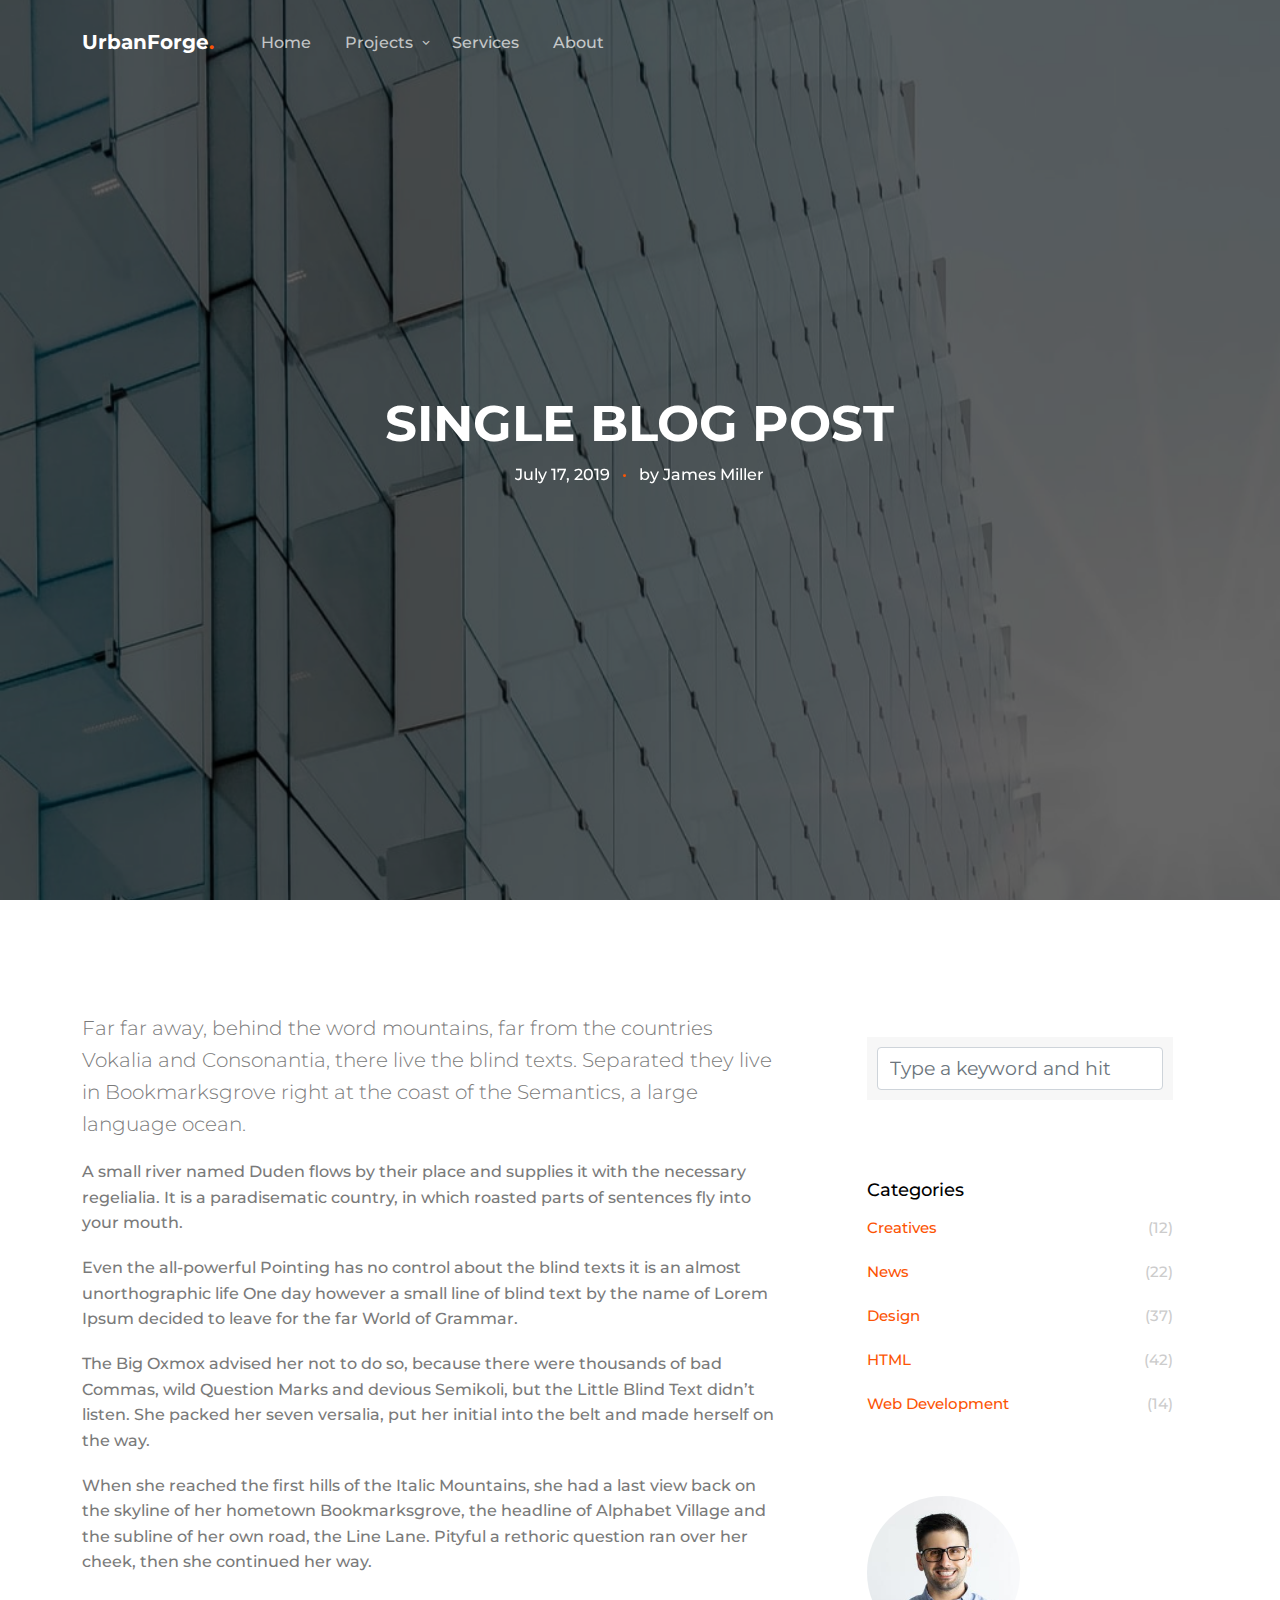
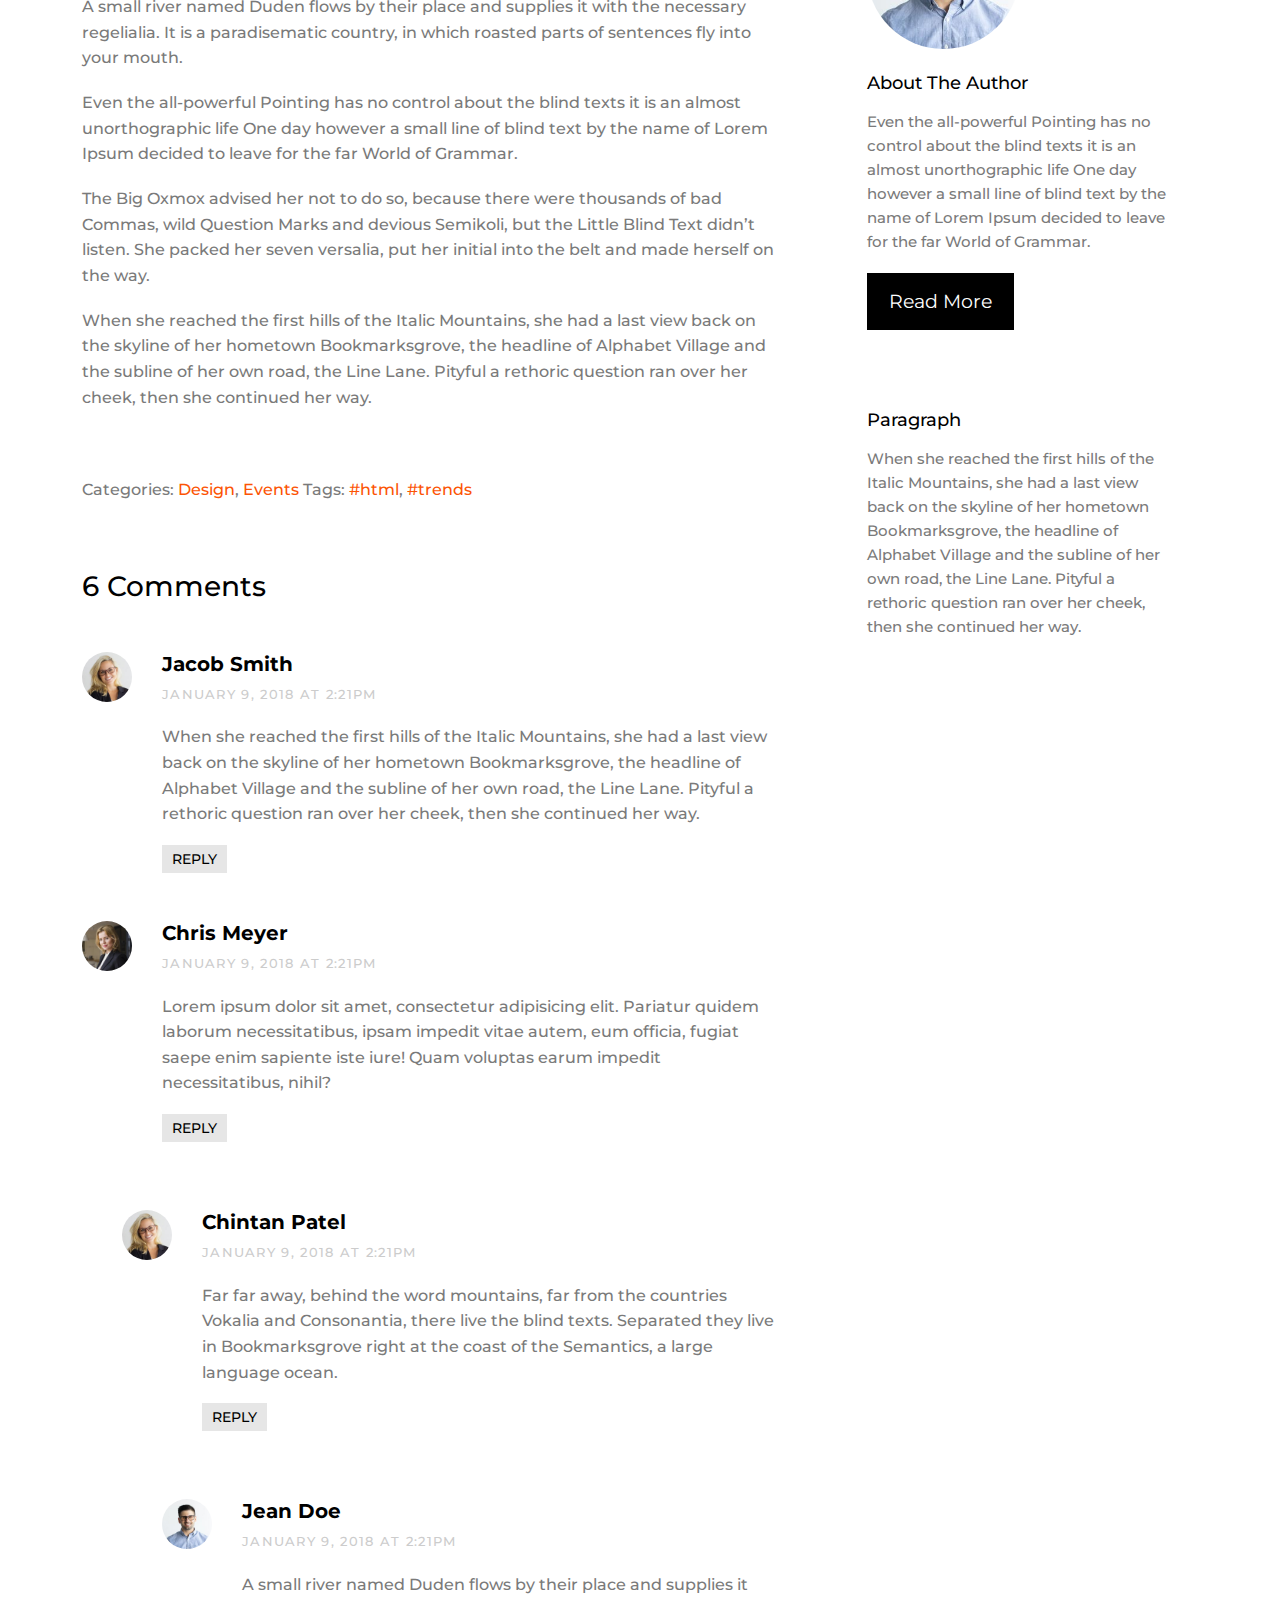
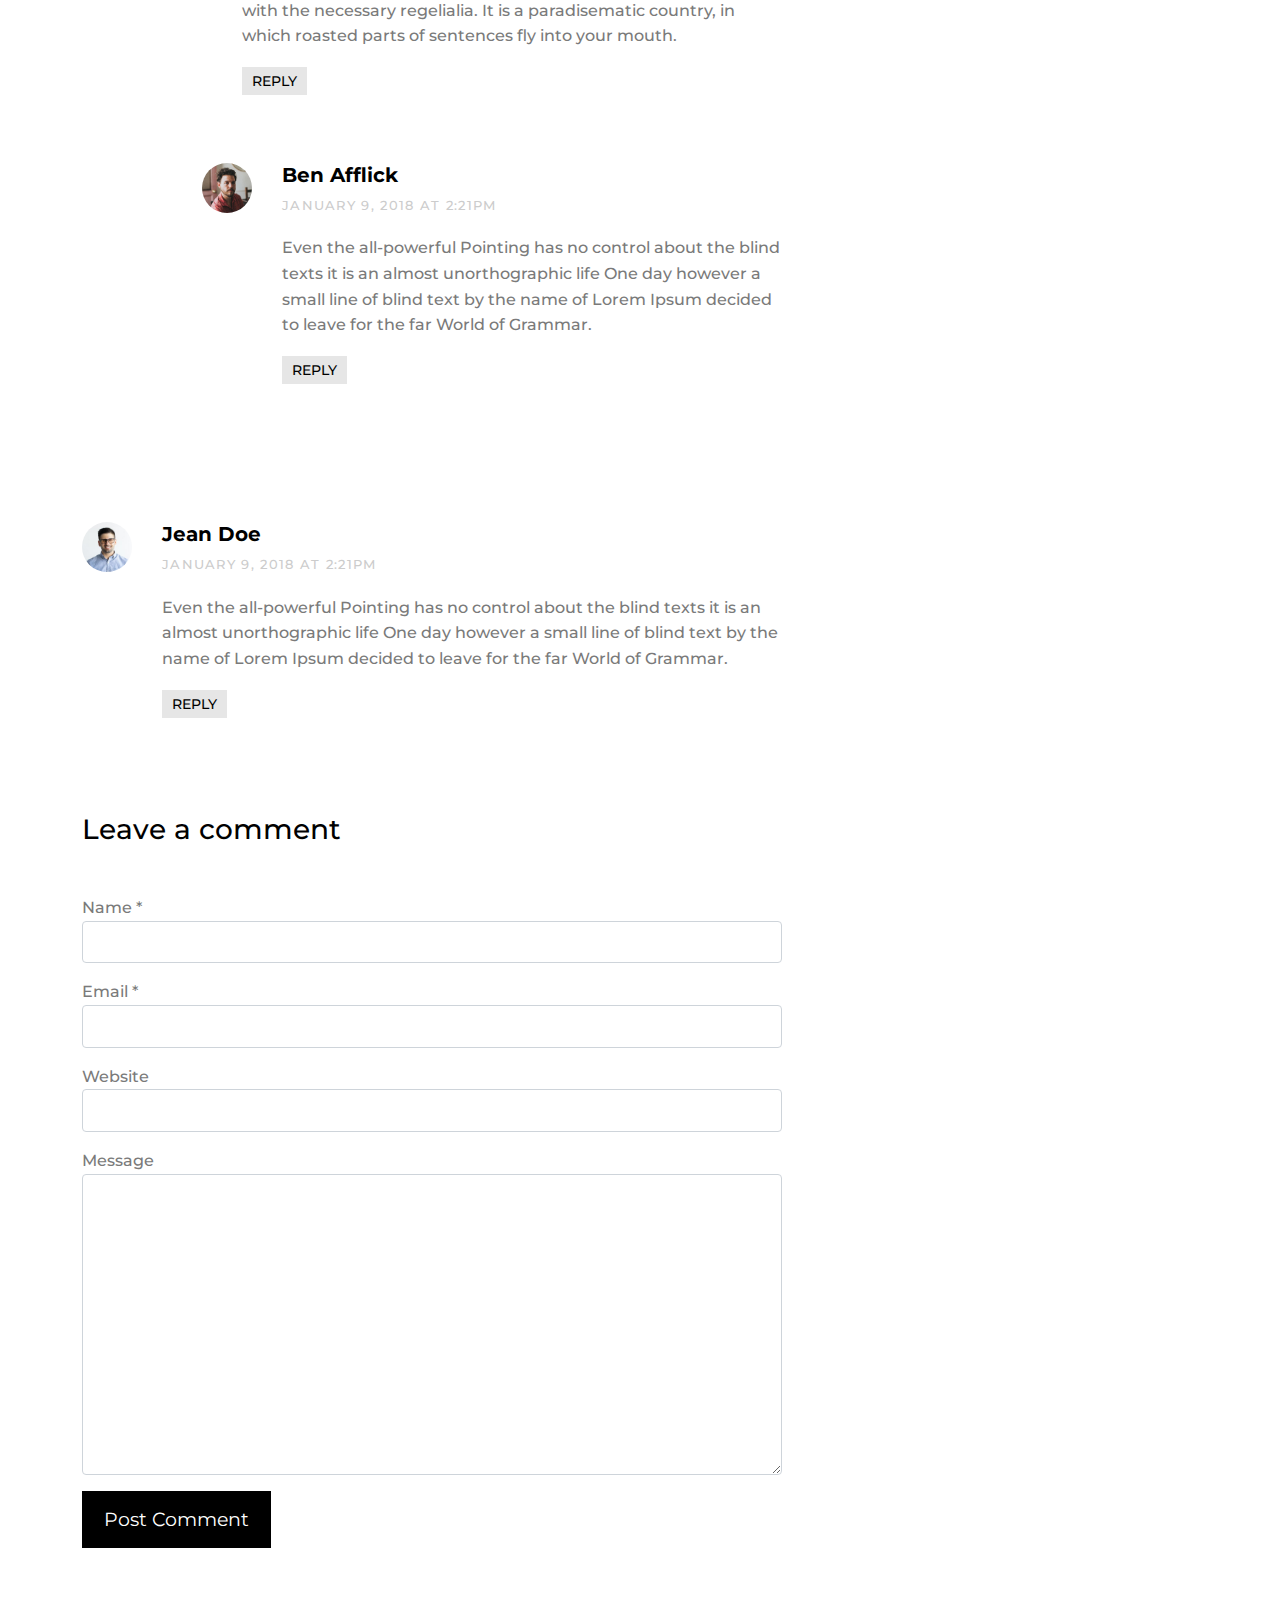
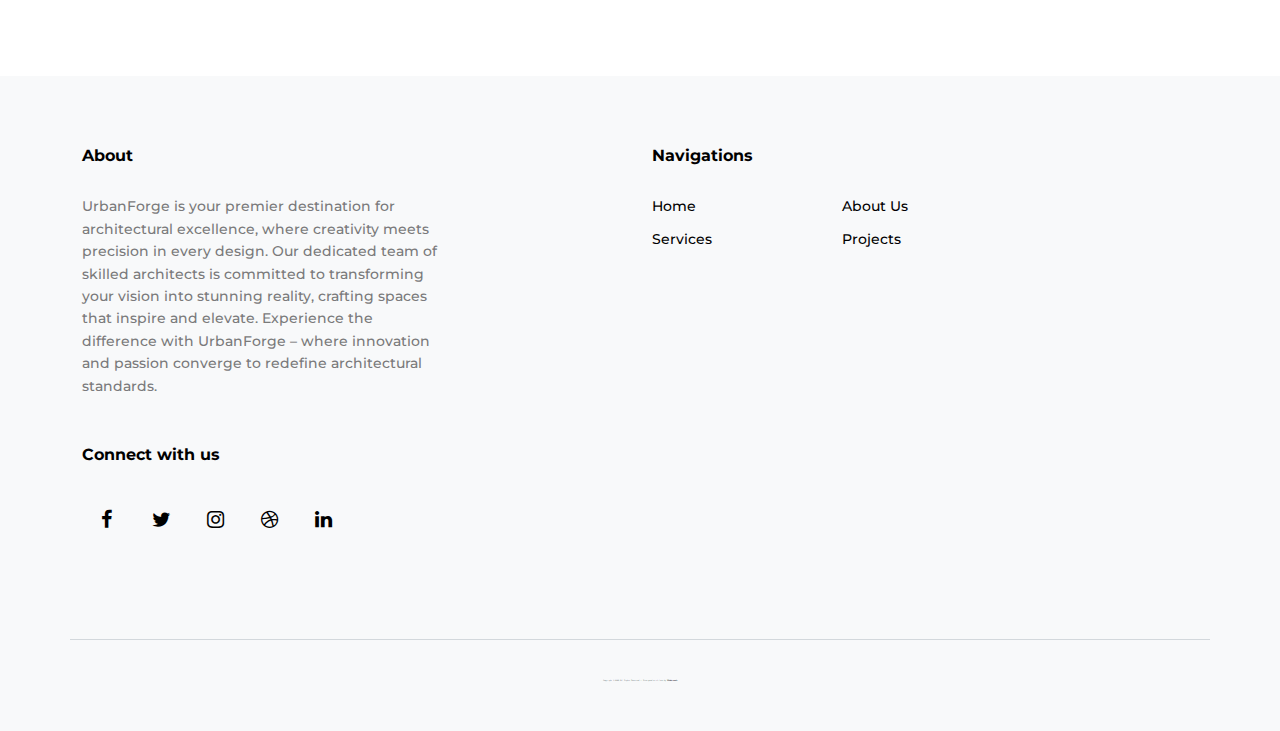
<file: single.html>
<!-- /*
* Template Name: Archiark
* Template Author: Untree.co
* Tempalte URI: https://untree.co/
* License: https://creativecommons.org/licenses/by/3.0/
*/ -->
<!doctype html>
<html lang="en">
<head>
	<!-- Required meta tags -->
	<meta charset="utf-8">
	<meta name="viewport" content="width=device-width, initial-scale=1">
	
	<meta name="author" content="Untree.co">
	<link rel="shortcut icon" href="favicon.svg">

	<meta name="description" content="" />
	<meta name="keywords" content="bootstrap, bootstrap5" />
	
	<link rel="preconnect" href="https://fonts.gstatic.com">
	<link href="https://fonts.googleapis.com/css2?family=Montserrat:wght@400;700&family=Roboto&display=swap" rel="stylesheet">

	<link rel="stylesheet" href="fonts/icomoon/style.css">
	<link rel="stylesheet" href="fonts/flaticon/font/flaticon.css">
	<link rel="stylesheet" href="css/tiny-slider.css">
	<link rel="stylesheet" href="css/aos.css">
	<link rel="stylesheet" href="css/glightbox.min.css">
	<link rel="stylesheet" href="css/style.css">

	<title>UrbanForge </title>
</head>
<body>

	<div class="site-mobile-menu site-navbar-target">
		<div class="site-mobile-menu-header">
			<div class="site-mobile-menu-close">
				<span class="icofont-close js-menu-toggle"></span>
			</div>
		</div>
		<div class="site-mobile-menu-body"></div>
	</div>

	<nav class="site-nav">
		<div class="container">
			<div class="site-navigation">
				<a href="index.html" class="logo m-0 float-start">UrbanForge<span class="text-primary">.</span> </a>

				<ul class="js-clone-nav d-none d-lg-inline-block text-start site-menu float-start">
					<li><a href="index.html">Home</a></li>
					<li class="has-children">
						<a href="projects.html">Projects</a>
						<ul class="dropdown">
							<li><a href="project-single-1.html">Opulent Oasis</a></li>
							<li><a href="project-single-2.html">Elysian Estates</a></li>
							<li><a href="project-single-3.html">Eden's Enclave</a></li>
						</ul>
					</li>
					<li><a href="services.html">Services</a></li>
					<li><a href="about.html">About</a></li>
					<!-- <li><a href="contact.html">Contact Us</a></li> -->
				</ul>

				

				<a href="#" class="burger ml-auto float-end site-menu-toggle light js-menu-toggle d-inline-block d-lg-none" data-toggle="collapse" data-target="#main-navbar">
					<span></span>
				</a>

			</div>
		</div>
	</nav>

	
	<div class="hero-2 overlay" style="background-image: url('images/img_7.jpg')">
		<div class="container">
			<div class="row align-items-center justify-content-center">
				<div class="col-lg-10 text-center mx-auto">
					
					<h1 class="heading text-white" data-aos="fade-up">Single Blog Post</h1>
					<p class="text-white" data-aos="fade-up" data-aos-delay="100"><span class="d-block mb-3 text-white" data-aos="fade-up">July 17, 2019 <span class="mx-2 text-primary">&bullet;</span> by James Miller</span></p>
				</div>		
			</div>		
		</div>		
	</div>




	
	<div class="section">
		<div class="container">
			<div class="row">
				<div class="col-md-8 blog-content pe-5">
					<p class="lead">Far far away, behind the word mountains, far from the countries Vokalia and Consonantia, there live the blind texts. Separated they live in Bookmarksgrove right at the coast of the Semantics, a large language ocean.</p>
					<p>A small river named Duden flows by their place and supplies it with the necessary regelialia. It is a paradisematic country, in which roasted parts of sentences fly into your mouth.</p>

					<blockquote><p>Even the all-powerful Pointing has no control about the blind texts it is an almost unorthographic life One day however a small line of blind text by the name of Lorem Ipsum decided to leave for the far World of Grammar.</p></blockquote>

					<p>The Big Oxmox advised her not to do so, because there were thousands of bad Commas, wild Question Marks and devious Semikoli, but the Little Blind Text didn’t listen. She packed her seven versalia, put her initial into the belt and made herself on the way.</p>

					<p>When she reached the first hills of the Italic Mountains, she had a last view back on the skyline of her hometown Bookmarksgrove, the headline of Alphabet Village and the subline of her own road, the Line Lane. Pityful a rethoric question ran over her cheek, then she continued her way.</p>

					<p>A small river named Duden flows by their place and supplies it with the necessary regelialia. It is a paradisematic country, in which roasted parts of sentences fly into your mouth.</p>

					<blockquote><p>Even the all-powerful Pointing has no control about the blind texts it is an almost unorthographic life One day however a small line of blind text by the name of Lorem Ipsum decided to leave for the far World of Grammar.</p></blockquote>

					<p>The Big Oxmox advised her not to do so, because there were thousands of bad Commas, wild Question Marks and devious Semikoli, but the Little Blind Text didn’t listen. She packed her seven versalia, put her initial into the belt and made herself on the way.</p>

					<p>When she reached the first hills of the Italic Mountains, she had a last view back on the skyline of her hometown Bookmarksgrove, the headline of Alphabet Village and the subline of her own road, the Line Lane. Pityful a rethoric question ran over her cheek, then she continued her way.</p>


					<div class="pt-5">
						<p>Categories:  <a href="#">Design</a>, <a href="#">Events</a>  Tags: <a href="#">#html</a>, <a href="#">#trends</a></p>
					</div>


					<div class="pt-5">
						<h3 class="mb-5">6 Comments</h3>
						<ul class="comment-list">
							<li class="comment">
								<div class="vcard bio">
									<img src="images/person_2.jpg" alt="Free Website Template by Free-Template.co">
								</div>
								<div class="comment-body">
									<h3>Jacob Smith</h3>
									<div class="meta">January 9, 2018 at 2:21pm</div>
									<p>When she reached the first hills of the Italic Mountains, she had a last view back on the skyline of her hometown Bookmarksgrove, the headline of Alphabet Village and the subline of her own road, the Line Lane. Pityful a rethoric question ran over her cheek, then she continued her way.</p>
									<p><a href="#" class="reply">Reply</a></p>
								</div>
							</li>

							<li class="comment">
								<div class="vcard bio">
									<img src="images/person_3.jpg" alt="Free Website Template by Free-Template.co">
								</div>
								<div class="comment-body">
									<h3>Chris Meyer</h3>
									<div class="meta">January 9, 2018 at 2:21pm</div>
									<p>Lorem ipsum dolor sit amet, consectetur adipisicing elit. Pariatur quidem laborum necessitatibus, ipsam impedit vitae autem, eum officia, fugiat saepe enim sapiente iste iure! Quam voluptas earum impedit necessitatibus, nihil?</p>
									<p><a href="#" class="reply">Reply</a></p>
								</div>

								<ul class="children">
									<li class="comment">
										<div class="vcard bio">
											<img src="images/person_2.jpg" alt="Free Website Template by Free-Template.co">
										</div>
										<div class="comment-body">
											<h3>Chintan Patel</h3>
											<div class="meta">January 9, 2018 at 2:21pm</div>
											<p>Far far away, behind the word mountains, far from the countries Vokalia and Consonantia, there live the blind texts. Separated they live in Bookmarksgrove right at the coast of the Semantics, a large language ocean.</p>
											<p><a href="#" class="reply">Reply</a></p>
										</div>


										<ul class="children">
											<li class="comment">
												<div class="vcard bio">
													<img src="images/person_1.jpg" alt="Free Website Template by Free-Template.co">
												</div>
												<div class="comment-body">
													<h3>Jean Doe</h3>
													<div class="meta">January 9, 2018 at 2:21pm</div>
													<p>A small river named Duden flows by their place and supplies it with the necessary regelialia. It is a paradisematic country, in which roasted parts of sentences fly into your mouth.</p>
													<p><a href="#" class="reply">Reply</a></p>
												</div>

												<ul class="children">
													<li class="comment">
														<div class="vcard bio">
															<img src="images/person_4.jpg" alt="Free Website Template by Free-Template.co">
														</div>
														<div class="comment-body">
															<h3>Ben Afflick</h3>
															<div class="meta">January 9, 2018 at 2:21pm</div>
															<p>Even the all-powerful Pointing has no control about the blind texts it is an almost unorthographic life One day however a small line of blind text by the name of Lorem Ipsum decided to leave for the far World of Grammar.</p>
															<p><a href="#" class="reply">Reply</a></p>
														</div>
													</li>
												</ul>
											</li>
										</ul>
									</li>
								</ul>
							</li>

							<li class="comment">
								<div class="vcard bio">
									<img src="images/person_1.jpg" alt="Free Website Template by Free-Template.co">
								</div>
								<div class="comment-body">
									<h3>Jean Doe</h3>
									<div class="meta">January 9, 2018 at 2:21pm</div>
									<p>Even the all-powerful Pointing has no control about the blind texts it is an almost unorthographic life One day however a small line of blind text by the name of Lorem Ipsum decided to leave for the far World of Grammar.</p>
									<p><a href="#" class="reply">Reply</a></p>
								</div>
							</li>
						</ul>
						<!-- END comment-list -->

						<div class="comment-form-wrap pt-5">
							<h3 class="mb-5">Leave a comment</h3>
							<form action="#" class="">
								<div class="mb-3">
									<label for="name">Name *</label>
									<input type="text" class="form-control" id="name">
								</div>
								<div class="mb-3">
									<label for="email">Email *</label>
									<input type="email" class="form-control" id="email">
								</div>
								<div class="mb-3">
									<label for="website">Website</label>
									<input type="url" class="form-control" id="website">
								</div>

								<div class="mb-3">
									<label for="message">Message</label>
									<textarea name="" id="message" cols="30" rows="10" class="form-control"></textarea>
								</div>
								<div class="mb-3">
									<input type="submit" value="Post Comment" class="btn btn-primary btn-md text-white">
								</div>

							</form>
						</div>
					</div>

				</div>
				<div class="col-md-4 sidebar">
					<div class="sidebar-box">
						<form action="#" class="search-form">
							<div class="form-group">
								<span class="icon fa fa-search"></span>
								<input type="text" class="form-control" placeholder="Type a keyword and hit enter">
							</div>
						</form>
					</div>
					<div class="sidebar-box">
						<div class="categories">
							<h3>Categories</h3>
							<li><a href="#">Creatives <span>(12)</span></a></li>
							<li><a href="#">News <span>(22)</span></a></li>
							<li><a href="#">Design <span>(37)</span></a></li>
							<li><a href="#">HTML <span>(42)</span></a></li>
							<li><a href="#">Web Development <span>(14)</span></a></li>
						</div>
					</div>
					<div class="sidebar-box">
						<img src="images/person_1.jpg" alt="Free Website Template by Free-Template.co" class="img-fluid mb-4 w-50 rounded-circle">
						<h3 class="text-black">About The Author</h3>
						<p>Even the all-powerful Pointing has no control about the blind texts it is an almost unorthographic life One day however a small line of blind text by the name of Lorem Ipsum decided to leave for the far World of Grammar.</p>
						<p><a href="#" class="btn btn-primary btn-md text-white">Read More</a></p>
					</div>

					<div class="sidebar-box">
						<h3 class="text-black">Paragraph</h3>
						<p>When she reached the first hills of the Italic Mountains, she had a last view back on the skyline of her hometown Bookmarksgrove, the headline of Alphabet Village and the subline of her own road, the Line Lane. Pityful a rethoric question ran over her cheek, then she continued her way.</p>
					</div>
				</div>
			</div>
		</div>
	</div>

	

	<div class="site-footer bg-light">
		<div class="container">

			<div class="row justify-content-between">
				<div class="col-lg-4">
					<div class="widget">
						<h3 class="line-top">About</h3>
						<p class="mb-5">UrbanForge is your premier destination for architectural excellence, where creativity meets precision in every design. Our dedicated team of skilled architects is committed to transforming your vision into stunning reality, crafting spaces that inspire and elevate. Experience the difference with UrbanForge – where innovation and passion converge to redefine architectural standards.</p>

					</div>
					<div class="widget">
						<h3 class="line-top">Connect with us</h3>
						<ul class="social list-unstyled mb-5">
							<li><a href="#"><span class="icon-facebook"></span></a></li>
							<li><a href="#"><span class="icon-twitter"></span></a></li>
							<li><a href="#"><span class="icon-instagram"></span></a></li>
							<li><a href="#"><span class="icon-dribbble"></span></a></li>
							<li><a href="#"><span class="icon-linkedin"></span></a></li>
						</ul>
					</div>
				</div>
				<div class="col-lg-6">
					<div class="row">
						<div class="col-12">
							<div class="widget">
								<h3 class="line-top">Navigations</h3>
							</div>
						</div>
						<div class="col-6 col-sm-6 col-md-4">
							<div class="widget">
								<ul class="links list-unstyled">
									<li><a href="#">Home</a></li>
									<li><a href="#">Services</a></li>
								</ul>
							</div>
						</div>
						<div class="col-6 col-sm-6 col-md-4">
							<div class="widget">
								<ul class="links list-unstyled">
									<li><a href="#">About Us</a></li>
									<li><a href="#">Projects</a></li>
								</ul>
							</div>
						</div>
					</div>
				</div>
			</div>

			<div class="row justify-content-center text-center copyright">
				<div class="col-md-8">
					<p style="font-size: 2px;" class="small text-black-50">Copyright &copy;<script>document.write(new Date().getFullYear());</script>. All Rights Reserved. &mdash; Designed with love by <a href="https://untree.co">Webtree.ch</a> <!-- License information: https://untree.co/license/ -->
					</p>
				</div>
			</div>
		</div>
	</div>


	


	<!-- Preloader -->
	<div id="overlayer"></div>
	<div class="loader">
		<div class="spinner-border" role="status">
			<span class="visually-hidden">Loading...</span>
		</div>
	</div>

	<script src="js/bootstrap.bundle.min.js"></script>
	<script src="js/tiny-slider.js"></script>
	<script src="js/aos.js"></script>
	<script src="js/glightbox.min.js"></script>
	<script src="js/navbar.js"></script>
	<script src="js/counter.js"></script>
	<script src="js/custom.js"></script>
</body>
</html>
</file>
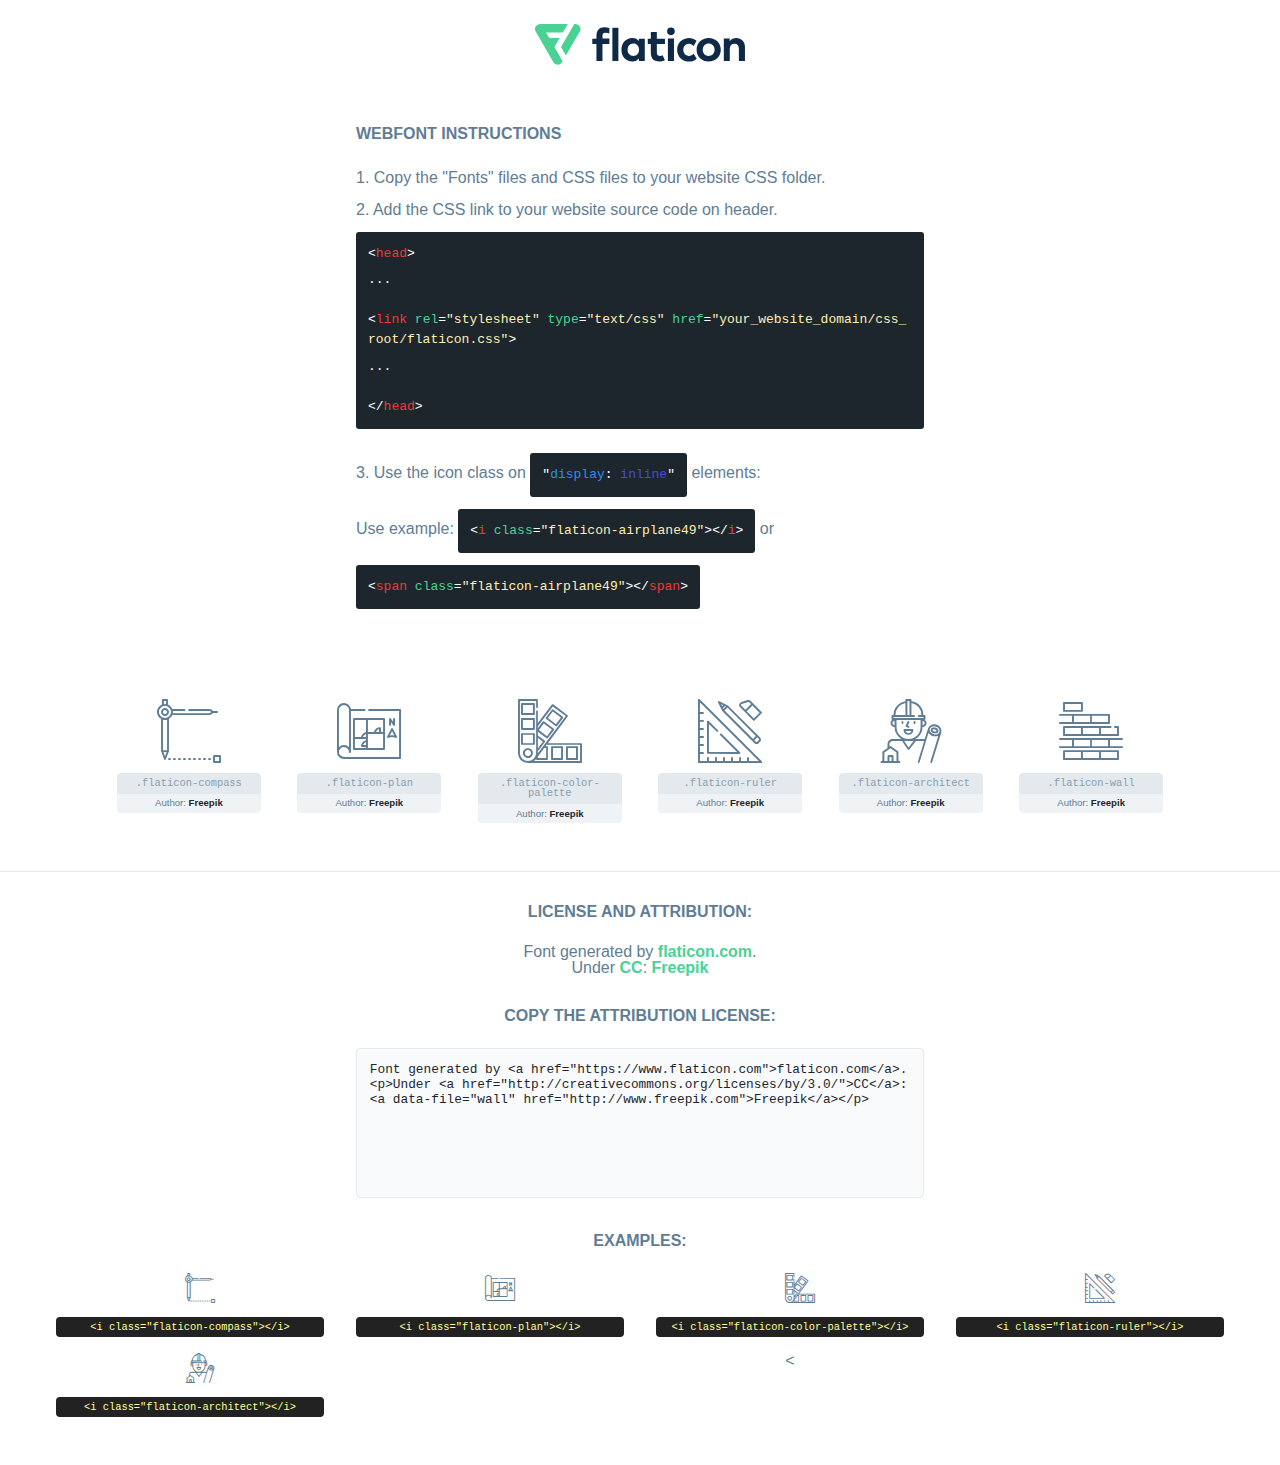
<file: fonts/flaticon/font/flaticon.html>
<!DOCTYPE html>
<html lang="en">
<head>
    <title>Flaticon Webfont</title>
    <link rel="stylesheet" type="text/css" href="flaticon.css"/>
    <meta charset="UTF-8">
    <style>
        html, body, div, span, applet, object, iframe,
        h1, h2, h3, h4, h5, h6, p, blockquote, pre,
        a, abbr, acronym, address, big, cite, code,
        del, dfn, em, img, ins, kbd, q, s, samp,
        small, strike, strong, sub, sup, tt, var,
        b, u, i, center,
        dl, dt, dd, ol, ul, li,
        fieldset, form, label, legend,
        table, caption, tbody, tfoot, thead, tr, th, td,
        article, aside, canvas, details, embed,
        figure, figcaption, footer, header, hgroup,
        menu, nav, output, ruby, section, summary,
        time, mark, audio, video {
            margin: 0;
            padding: 0;
            border: 0;
            font-size: 100%;
            font: inherit;
            vertical-align: baseline;
        }

        /* HTML5 display-role reset for older browsers */
        article, aside, details, figcaption, figure,
        footer, header, hgroup, menu, nav, section {
            display: block;
        }

        body {
            line-height: 1;
        }

        ol, ul {
            list-style: none;
        }

        blockquote, q {
            quotes: none;
        }

        blockquote:before, blockquote:after,
        q:before, q:after {
            content: '';
            content: none;
        }

        table {
            border-collapse: collapse;
            border-spacing: 0;
        }

        body {
            font-family: Helvetica, Arial, sans-serif;
            font-size: 16px;
            color: #5f7d95;
        }

        a {
            color: #4AD295;
            font-weight: bold;
            text-decoration: none;
        }

        * {
            -moz-box-sizing: border-box;
            -webkit-box-sizing: border-box;
            box-sizing: border-box;
            margin: 0;
            padding: 0;
        }

        [class^="flaticon-"]:before, [class*=" flaticon-"]:before, [class^="flaticon-"]:after, [class*=" flaticon-"]:after {
            font-family: Flaticon;
            font-size: 30px;
            font-style: normal;
            margin-left: 20px;
            color: #333;
        }

        .wrapper {
            max-width: 600px;
            margin: auto;
            padding: 0 1em;
        }

        .title {
            margin-bottom: 24px;
            text-transform: uppercase;
            font-weight: bold;
        }

        header {
            text-align: center;
            padding: 24px;
        }

        header .logo {
            width: 210px;
            height: auto;
            border: none;
            display: inline-block;
        }

        header strong {
            font-size: 28px;
            font-weight: 500;
            vertical-align: middle;
        }

        .demo {
            margin: 2em auto;
            line-height: 1.25em;
        }

        .demo ul li {
            margin-bottom: 12px;
        }

        .demo ul li code {
            background-color: #1D262D;
            border-radius: 3px;
            padding: 12px;
            display: inline-block;
            color: #fff;
            font-family: Consolas, Monaco, Lucida Console, Liberation Mono, DejaVu Sans Mono, Bitstream Vera Sans Mono, Courier New, monospace;
            font-weight: lighter;
            margin-top: 12px;
            font-size: 13px;
            word-break: break-all;
        }

        .demo ul li code .red {
            color: #EC3A3B;
        }

        .demo ul li code .green {
            color: #4AD295;
        }

        .demo ul li code .yellow {
            color: #FFEEB6;
        }

        .demo ul li code .blue {
            color: #2C8CF4;
        }

        .demo ul li code .purple {
            color: #4949E7;
        }

        .demo ul li code .dots {
            margin-top: 0.5em;
            display: block;
        }

        #glyphs {
            border-bottom: 1px solid #E3E9ED;
            padding: 2em 0;
            text-align: center;
        }

        .glyph {
            display: inline-block;
            width: 9em;
            margin: 1em;
            text-align: center;
            vertical-align: top;
            background: #FFF;
        }

        .glyph .flaticon {
            padding: 10px;
            display: block;
            font-family: "Flaticon";
            font-size: 64px;
            line-height: 1;
        }

        .glyph .flaticon:before {
            font-size: 64px;
            color: #5f7d95;
            margin-left: 0;
        }

        .class-name {
            font-size: 0.65em;
            background-color: #E3E9ED;
            color: #869FB2;
            border-radius: 4px 4px 0 0;
            padding: 0.5em;
            font-family: Consolas, Monaco, Lucida Console, Liberation Mono, DejaVu Sans Mono, Bitstream Vera Sans Mono, Courier New, monospace;
        }

        .author-name {
            font-size: 0.6em;
            background-color: #EFF3F6;
            border-top: 0;
            border-radius: 0 0 4px 4px;
            padding: 0.5em;
        }

        .author-name a {
            color: #1D262D;
        }

        .class-name:last-child {
            font-size: 10px;
            color: #888;
        }

        .class-name:last-child a {
            font-size: 10px;
            color: #555;
        }

        .glyph > input {
            display: block;
            width: 100px;
            margin: 5px auto;
            text-align: center;
            font-size: 12px;
            cursor: text;
        }

        .glyph > input.icon-input {
            font-family: "Flaticon";
            font-size: 16px;
            margin-bottom: 10px;
        }

        .attribution .title {
            margin-top: 2em;
        }

        .attribution textarea {
            background-color: #F8FAFB;
            color: #1D262D;
            padding: 1em;
            border: none;
            box-shadow: none;
            border: 1px solid #E3E9ED;
            border-radius: 4px;
            resize: none;
            width: 100%;
            height: 150px;
            font-size: 0.8em;
            font-family: Consolas, Monaco, Lucida Console, Liberation Mono, DejaVu Sans Mono, Bitstream Vera Sans Mono, Courier New, monospace;
            -webkit-appearance: none;
        }

        .attribution textarea:hover {
            border-color: #CFD9E0;
        }

        .attribution textarea:focus {
            border-color: #4AD295;
        }

        .iconsuse {
            margin: 2em auto;
            text-align: center;
            max-width: 1200px;
        }

        .iconsuse:after {
            content: '';
            display: table;
            clear: both;
        }

        .iconsuse .image {
            float: left;
            width: 25%;
            padding: 0 1em;
        }

        .iconsuse .image p {
            margin-bottom: 1em;
        }

        .iconsuse .image span {
            display: block;
            font-size: 0.65em;
            background-color: #222;
            color: #fff;
            border-radius: 4px;
            padding: 0.5em;
            color: #FFFF99;
            margin-top: 1em;
            font-family: Consolas, Monaco, Lucida Console, Liberation Mono, DejaVu Sans Mono, Bitstream Vera Sans Mono, Courier New, monospace;
        }

        .flaticon:before {
            color: #5f7d95;
        }

        #footer {
            text-align: center;
            background-color: #1D262D;
            color: #869FB2;
            padding: 12px;
            font-size: 14px;
        }

        #footer a {
            font-weight: normal;
        }

        @media (max-width: 960px) {
            .iconsuse .image {
                width: 50%;
            }
        }

        .preview {
            width: 100px;
            display: inline-block;
            margin: 10px;
        }

        .preview .inner {
            display: inline-block;
            width: 100%;
            text-align: center;
            background: #f5f5f5;
            -webkit-border-radius: 3px 3px 0 0;
            -moz-border-radius: 3px 3px 0 0;
            border-radius: 3px 3px 0 0;
        }

        .preview .inner  {
            line-height: 85px;
            font-size: 40px;
            color: #333;
        }

        .label {
            display: inline-block;
            width: 100%;
            box-sizing: border-box;
            padding: 5px;
            font-size: 10px;
            font-family: Monaco, monospace;
            color: #666;
            white-space: nowrap;
            overflow: hidden;
            text-overflow: ellipsis;
            background: #ddd;
            -webkit-border-radius: 0 0 3px 3px;
            -moz-border-radius: 0 0 3px 3px;
            border-radius: 0 0 3px 3px;
            color: #666;
        }
    </style>
</head>
<body>
    <header>
        <a href="https://www.flaticon.com/" target="_blank" class="logo">
            <svg xmlns="http://www.w3.org/2000/svg" viewBox="0 0 394.3 76.5">
                <path d="M156.6,69.4H145.3V7.1h11.3Z" style="fill:#0e2a47"/>
                <path d="M206.2,69.4h-11V64.8a15.4,15.4,0,0,1-12.6,5.7c-11.6,0-20.3-9.5-20.3-22.1s8.8-22.1,20.3-22.1a15.4,15.4,0,0,1,12.6,5.8V27.5h11Zm-32.4-21c0,6.4,4.2,11.6,10.8,11.6s10.8-4.9,10.8-11.6-4.4-11.6-10.8-11.6S173.9,42,173.9,48.4Z"
                      style="fill:#0e2a47"/>
                <path d="M262.5,13.7a7.2,7.2,0,0,1-14.4,0,7.2,7.2,0,1,1,14.4,0ZM261,69.4H249.6v-42H261Z"
                      style="fill:#0e2a47"/>
                <path id="_Trazado_" data-name="&lt;Trazado&gt;"
                      d="M139.6,17.8a16.6,16.6,0,0,0-8-1.4c-3.2.4-4.9,2-4.9,5.9v5.1h13V37.5h-13v32H115.4v-32h-7.8v-10h7.8V22.2c0-9.9,5.2-16.3,15-16.3a23.4,23.4,0,0,1,9.3,1.8Z"
                      style="fill:#0e2a47"/>
                <path d="M235.1,60c-3.5,0-6.3-1.9-6.3-7.1V37.5H244v-10H228.8V15H217.5V27.5h-5.7v10h5.7V53.7c0,10.9,5.3,16.8,15.7,16.8A22.9,22.9,0,0,0,244,68l-4.3-9.1A12.3,12.3,0,0,1,235.1,60Z"
                      style="fill:#0e2a47"/>
                <path d="M348.9,48.4c0,12.6-9.7,22.1-22.7,22.1s-22.7-9.4-22.7-22.1,9.6-22.1,22.7-22.1S348.9,35.8,348.9,48.4Zm-33.9,0c0,6.8,4.8,11.6,11.1,11.6s11.2-4.8,11.2-11.6-4.8-11.6-11.2-11.6S315.1,41.6,315.1,48.4Z"
                      style="fill:#0e2a47"/>
                <path d="M394.3,42.7V69.4H382.9V46.3c0-6.1-3-9.4-8.2-9.4s-8.9,3.2-8.9,9.5v23H354.6v-42h11v4.9c3-4.5,7.6-6.1,12.3-6.1C387.5,26.3,394.3,33,394.3,42.7Z"
                      style="fill:#0e2a47"/>
                <path d="M298,55.7h0a12.4,12.4,0,0,1-8.2,4.2h-.9l-1.8-.2a10,10,0,0,1-7.4-5.6,13.2,13.2,0,0,1-1.2-5.8,13,13,0,0,1,1.3-5.9,10.1,10.1,0,0,1,7.5-5.5h2.4a11.7,11.7,0,0,1,8.3,4.2l5.5-9.6a19.9,19.9,0,0,0-8.1-4.3,23.4,23.4,0,0,0-6.1-.8,25.2,25.2,0,0,0-7.5,1.1,20.9,20.9,0,0,0-8,4.6,21.9,21.9,0,0,0-6.8,16.4,21.9,21.9,0,0,0,6.7,16.3,20.9,20.9,0,0,0,8,4.6,25.2,25.2,0,0,0,7.7,1.2,23.6,23.6,0,0,0,6.2-.8,20,20,0,0,0,8.1-4.4Z"
                      style="fill:#0e2a47"/>
                <path d="M46.3,26.5H26.9L20.8,16H52.4L61.6,0H9.4A9.3,9.3,0,0,0,1.3,4.7a9.3,9.3,0,0,0,0,9.4L34.6,71.8a9.4,9.4,0,0,0,16.2,0l1.1-1.9L36.6,43.3Z"
                      style="fill:#4ad295"/>
                <path d="M84.2,4.7A9.3,9.3,0,0,0,76.1,0H73.8l-25,43.3,9.2,16L84.2,14A9.3,9.3,0,0,0,84.2,4.7Z"
                      style="fill:#4ad295"/>
            </svg>
        </a>
    </header>
    <section class="demo wrapper">

        <p class="title">Webfont Instructions</p>

        <ul>
            <li>
                <span class="num">1. </span>Copy the "Fonts" files and CSS files to your website CSS folder.
            </li>
            <li>
                <span class="num">2. </span>Add the CSS link to your website source code on header.
                <code class="big">
                    &lt;<span class="red">head</span>&gt;
                    <br/><span class="dots">...</span>
                    <br/>&lt;<span class="red">link</span> <span class="green">rel</span>=<span
                        class="yellow">"stylesheet"</span> <span class="green">type</span>=<span
                        class="yellow">"text/css"</span> <span class="green">href</span>=<span class="yellow">"your_website_domain/css_root/flaticon.css"</span>&gt;
                    <br/><span class="dots">...</span>
                    <br/>&lt;/<span class="red">head</span>&gt;
                </code>
            </li>

            <li>
                <p>
                    <span class="num">3. </span>Use the icon class on <code>"<span class="blue">display</span>:<span
                        class="purple"> inline</span>"</code> elements:
                    <br/>
                    Use example: <code>&lt;<span class="red">i</span> <span class="green">class</span>=<span class="yellow">&quot;flaticon-airplane49&quot;</span>&gt;&lt;/<span
                        class="red">i</span>&gt;</code> or <code>&lt;<span class="red">span</span> <span
                        class="green">class</span>=<span class="yellow">&quot;flaticon-airplane49&quot;</span>&gt;&lt;/<span
                        class="red">span</span>&gt;</code>
            </li>
        </ul>

    </section>
    <section id="glyphs">
            <div class="glyph">
                <i class="flaticon flaticon-compass"></i>
                <div class="class-name">.flaticon-compass</div>
                <div class="author-name">Author: <a data-file="compass" href="http://www.freepik.com">Freepik</a> </div>
            </div>

            <div class="glyph">
                <i class="flaticon flaticon-plan"></i>
                <div class="class-name">.flaticon-plan</div>
                <div class="author-name">Author: <a data-file="plan" href="http://www.freepik.com">Freepik</a> </div>
            </div>

            <div class="glyph">
                <i class="flaticon flaticon-color-palette"></i>
                <div class="class-name">.flaticon-color-palette</div>
                <div class="author-name">Author: <a data-file="color-palette" href="http://www.freepik.com">Freepik</a> </div>
            </div>

            <div class="glyph">
                <i class="flaticon flaticon-ruler"></i>
                <div class="class-name">.flaticon-ruler</div>
                <div class="author-name">Author: <a data-file="ruler" href="http://www.freepik.com">Freepik</a> </div>
            </div>

            <div class="glyph">
                <i class="flaticon flaticon-architect"></i>
                <div class="class-name">.flaticon-architect</div>
                <div class="author-name">Author: <a data-file="architect" href="http://www.freepik.com">Freepik</a> </div>
            </div>

            <div class="glyph">
                <i class="flaticon flaticon-wall"></i>
                <div class="class-name">.flaticon-wall</div>
                <div class="author-name">Author: <a data-file="wall" href="http://www.freepik.com">Freepik</a> </div>
            </div>

    </section>

    <section class="attribution wrapper"   style="text-align:center;">

        <div class="title">License and attribution:</div><div class="attrDiv">Font generated by <a href="https://www.flaticon.com">flaticon.com</a>. <div><p>Under <a href="http://creativecommons.org/licenses/by/3.0/">CC</a>: <a data-file="wall" href="http://www.freepik.com">Freepik</a></p>  </div>
        </div>
        <div class="title">Copy the Attribution License:</div>

        <textarea onclick="this.focus();this.select();">Font generated by &lt;a href=&quot;https://www.flaticon.com&quot;&gt;flaticon.com&lt;/a&gt;. <p>Under <a href="http://creativecommons.org/licenses/by/3.0/">CC</a>: <a data-file="wall" href="http://www.freepik.com">Freepik</a></p> 
        </textarea>

    </section>

    <section class="iconsuse">

        <div class="title">Examples:</div>
            <div class="image">
                <p>
                    <i class="flaticon flaticon-compass"></i>
                    <span>&lt;i class=&quot;flaticon-compass&quot;&gt;&lt;/i&gt;</span>
                </p>
            </div>
            <div class="image">
                <p>
                    <i class="flaticon flaticon-plan"></i>
                    <span>&lt;i class=&quot;flaticon-plan&quot;&gt;&lt;/i&gt;</span>
                </p>
            </div>
            <div class="image">
                <p>
                    <i class="flaticon flaticon-color-palette"></i>
                    <span>&lt;i class=&quot;flaticon-color-palette&quot;&gt;&lt;/i&gt;</span>
                </p>
            </div>
            <div class="image">
                <p>
                    <i class="flaticon flaticon-ruler"></i>
                    <span>&lt;i class=&quot;flaticon-ruler&quot;&gt;&lt;/i&gt;</span>
                </p>
            </div>
            <div class="image">
                <p>
                    <i class="flaticon flaticon-architect"></i>
                    <span>&lt;i class=&quot;flaticon-architect&quot;&gt;&lt;/i&gt;</span>
                </p>
            </div>
            <
</file>
<file: fonts/icomoon/style.css>
@font-face {
  font-family: 'icomoon';
  src:  url('fonts/icomoon.eot?10si43');
  src:  url('fonts/icomoon.eot?10si43#iefix') format('embedded-opentype'),
    url('fonts/icomoon.ttf?10si43') format('truetype'),
    url('fonts/icomoon.woff?10si43') format('woff'),
    url('fonts/icomoon.svg?10si43#icomoon') format('svg');
  font-weight: normal;
  font-style: normal;
}

[class^="icon-"], [class*=" icon-"] {
  /* use !important to prevent issues with browser extensions that change fonts */
  font-family: 'icomoon' !important;
  speak: none;
  font-style: normal;
  font-weight: normal;
  font-variant: normal;
  text-transform: none;
  line-height: 1;

  /* Better Font Rendering =========== */
  -webkit-font-smoothing: antialiased;
  -moz-osx-font-smoothing: grayscale;
}

.icon-asterisk:before {
  content: "\f069";
}
.icon-plus:before {
  content: "\f067";
}
.icon-question:before {
  content: "\f128";
}
.icon-minus:before {
  content: "\f068";
}
.icon-glass:before {
  content: "\f000";
}
.icon-music:before {
  content: "\f001";
}
.icon-search:before {
  content: "\f002";
}
.icon-envelope-o:before {
  content: "\f003";
}
.icon-heart:before {
  content: "\f004";
}
.icon-star:before {
  content: "\f005";
}
.icon-star-o:before {
  content: "\f006";
}
.icon-user:before {
  content: "\f007";
}
.icon-film:before {
  content: "\f008";
}
.icon-th-large:before {
  content: "\f009";
}
.icon-th:before {
  content: "\f00a";
}
.icon-th-list:before {
  content: "\f00b";
}
.icon-check:before {
  content: "\f00c";
}
.icon-close:before {
  content: "\f00d";
}
.icon-remove:before {
  content: "\f00d";
}
.icon-times:before {
  content: "\f00d";
}
.icon-search-plus:before {
  content: "\f00e";
}
.icon-search-minus:before {
  content: "\f010";
}
.icon-power-off:before {
  content: "\f011";
}
.icon-signal:before {
  content: "\f012";
}
.icon-cog:before {
  content: "\f013";
}
.icon-gear:before {
  content: "\f013";
}
.icon-trash-o:before {
  content: "\f014";
}
.icon-home:before {
  content: "\f015";
}
.icon-file-o:before {
  content: "\f016";
}
.icon-clock-o:before {
  content: "\f017";
}
.icon-road:before {
  content: "\f018";
}
.icon-download:before {
  content: "\f019";
}
.icon-arrow-circle-o-down:before {
  content: "\f01a";
}
.icon-arrow-circle-o-up:before {
  content: "\f01b";
}
.icon-inbox:before {
  content: "\f01c";
}
.icon-play-circle-o:before {
  content: "\f01d";
}
.icon-repeat:before {
  content: "\f01e";
}
.icon-rotate-right:before {
  content: "\f01e";
}
.icon-refresh:before {
  content: "\f021";
}
.icon-list-alt:before {
  content: "\f022";
}
.icon-lock:before {
  content: "\f023";
}
.icon-flag:before {
  content: "\f024";
}
.icon-headphones:before {
  content: "\f025";
}
.icon-volume-off:before {
  content: "\f026";
}
.icon-volume-down:before {
  content: "\f027";
}
.icon-volume-up:before {
  content: "\f028";
}
.icon-qrcode:before {
  content: "\f029";
}
.icon-barcode:before {
  content: "\f02a";
}
.icon-tag:before {
  content: "\f02b";
}
.icon-tags:before {
  content: "\f02c";
}
.icon-book:before {
  content: "\f02d";
}
.icon-bookmark:before {
  content: "\f02e";
}
.icon-print:before {
  content: "\f02f";
}
.icon-camera:before {
  content: "\f030";
}
.icon-font:before {
  content: "\f031";
}
.icon-bold:before {
  content: "\f032";
}
.icon-italic:before {
  content: "\f033";
}
.icon-text-height:before {
  content: "\f034";
}
.icon-text-width:before {
  content: "\f035";
}
.icon-align-left:before {
  content: "\f036";
}
.icon-align-center:before {
  content: "\f037";
}
.icon-align-right:before {
  content: "\f038";
}
.icon-align-justify:before {
  content: "\f039";
}
.icon-list:before {
  content: "\f03a";
}
.icon-dedent:before {
  content: "\f03b";
}
.icon-outdent:before {
  content: "\f03b";
}
.icon-indent:before {
  content: "\f03c";
}
.icon-video-camera:before {
  content: "\f03d";
}
.icon-image:before {
  content: "\f03e";
}
.icon-photo:before {
  content: "\f03e";
}
.icon-picture-o:before {
  content: "\f03e";
}
.icon-pencil:before {
  content: "\f040";
}
.icon-map-marker:before {
  content: "\f041";
}
.icon-adjust:before {
  content: "\f042";
}
.icon-tint:before {
  content: "\f043";
}
.icon-edit:before {
  content: "\f044";
}
.icon-pencil-square-o:before {
  content: "\f044";
}
.icon-share-square-o:before {
  content: "\f045";
}
.icon-check-square-o:before {
  content: "\f046";
}
.icon-arrows:before {
  content: "\f047";
}
.icon-step-backward:before {
  content: "\f048";
}
.icon-fast-backward:before {
  content: "\f049";
}
.icon-backward:before {
  content: "\f04a";
}
.icon-play:before {
  content: "\f04b";
}
.icon-pause:before {
  content: "\f04c";
}
.icon-stop:before {
  content: "\f04d";
}
.icon-forward:before {
  content: "\f04e";
}
.icon-fast-forward:before {
  content: "\f050";
}
.icon-step-forward:before {
  content: "\f051";
}
.icon-eject:before {
  content: "\f052";
}
.icon-chevron-left:before {
  content: "\f053";
}
.icon-chevron-right:before {
  content: "\f054";
}
.icon-plus-circle:before {
  content: "\f055";
}
.icon-minus-circle:before {
  content: "\f056";
}
.icon-times-circle:before {
  content: "\f057";
}
.icon-check-circle:before {
  content: "\f058";
}
.icon-question-circle:before {
  content: "\f059";
}
.icon-info-circle:before {
  content: "\f05a";
}
.icon-crosshairs:before {
  content: "\f05b";
}
.icon-times-circle-o:before {
  content: "\f05c";
}
.icon-check-circle-o:before {
  content: "\f05d";
}
.icon-ban:before {
  content: "\f05e";
}
.icon-arrow-left:before {
  content: "\f060";
}
.icon-arrow-right:before {
  content: "\f061";
}
.icon-arrow-up:before {
  content: "\f062";
}
.icon-arrow-down:before {
  content: "\f063";
}
.icon-mail-forward:before {
  content: "\f064";
}
.icon-share:before {
  content: "\f064";
}
.icon-expand:before {
  content: "\f065";
}
.icon-compress:before {
  content: "\f066";
}
.icon-exclamation-circle:before {
  content: "\f06a";
}
.icon-gift:before {
  content: "\f06b";
}
.icon-leaf:before {
  content: "\f06c";
}
.icon-fire:before {
  content: "\f06d";
}
.icon-eye:before {
  content: "\f06e";
}
.icon-eye-slash:before {
  content: "\f070";
}
.icon-exclamation-triangle:before {
  content: "\f071";
}
.icon-warning:before {
  content: "\f071";
}
.icon-plane:before {
  content: "\f072";
}
.icon-calendar:before {
  content: "\f073";
}
.icon-random:before {
  content: "\f074";
}
.icon-comment:before {
  content: "\f075";
}
.icon-magnet:before {
  content: "\f076";
}
.icon-chevron-up:before {
  content: "\f077";
}
.icon-chevron-down:before {
  content: "\f078";
}
.icon-retweet:before {
  content: "\f079";
}
.icon-shopping-cart:before {
  content: "\f07a";
}
.icon-folder:before {
  content: "\f07b";
}
.icon-folder-open:before {
  content: "\f07c";
}
.icon-arrows-v:before {
  content: "\f07d";
}
.icon-arrows-h:before {
  content: "\f07e";
}
.icon-bar-chart:before {
  content: "\f080";
}
.icon-bar-chart-o:before {
  content: "\f080";
}
.icon-twitter-square:before {
  content: "\f081";
}
.icon-facebook-square:before {
  content: "\f082";
}
.icon-camera-retro:before {
  content: "\f083";
}
.icon-key:before {
  content: "\f084";
}
.icon-cogs:before {
  content: "\f085";
}
.icon-gears:before {
  content: "\f085";
}
.icon-comments:before {
  content: "\f086";
}
.icon-thumbs-o-up:before {
  content: "\f087";
}
.icon-thumbs-o-down:before {
  content: "\f088";
}
.icon-star-half:before {
  content: "\f089";
}
.icon-heart-o:before {
  content: "\f08a";
}
.icon-sign-out:before {
  content: "\f08b";
}
.icon-linkedin-square:before {
  content: "\f08c";
}
.icon-thumb-tack:before {
  content: "\f08d";
}
.icon-external-link:before {
  content: "\f08e";
}
.icon-sign-in:before {
  content: "\f090";
}
.icon-trophy:before {
  content: "\f091";
}
.icon-github-square:before {
  content: "\f092";
}
.icon-upload:before {
  content: "\f093";
}
.icon-lemon-o:before {
  content: "\f094";
}
.icon-phone:before {
  content: "\f095";
}
.icon-square-o:before {
  content: "\f096";
}
.icon-bookmark-o:before {
  content: "\f097";
}
.icon-phone-square:before {
  content: "\f098";
}
.icon-twitter:before {
  content: "\f099";
}
.icon-facebook:before {
  content: "\f09a";
}
.icon-facebook-f:before {
  content: "\f09a";
}
.icon-github:before {
  content: "\f09b";
}
.icon-unlock:before {
  content: "\f09c";
}
.icon-credit-card:before {
  content: "\f09d";
}
.icon-feed:before {
  content: "\f09e";
}
.icon-rss:before {
  content: "\f09e";
}
.icon-hdd-o:before {
  content: "\f0a0";
}
.icon-bullhorn:before {
  content: "\f0a1";
}
.icon-bell-o:before {
  content: "\f0a2";
}
.icon-certificate:before {
  content: "\f0a3";
}
.icon-hand-o-right:before {
  content: "\f0a4";
}
.icon-hand-o-left:before {
  content: "\f0a5";
}
.icon-hand-o-up:before {
  content: "\f0a6";
}
.icon-hand-o-down:before {
  content: "\f0a7";
}
.icon-arrow-circle-left:before {
  content: "\f0a8";
}
.icon-arrow-circle-right:before {
  content: "\f0a9";
}
.icon-arrow-circle-up:before {
  content: "\f0aa";
}
.icon-arrow-circle-down:before {
  content: "\f0ab";
}
.icon-globe:before {
  content: "\f0ac";
}
.icon-wrench:before {
  content: "\f0ad";
}
.icon-tasks:before {
  content: "\f0ae";
}
.icon-filter:before {
  content: "\f0b0";
}
.icon-briefcase:before {
  content: "\f0b1";
}
.icon-arrows-alt:before {
  content: "\f0b2";
}
.icon-group:before {
  content: "\f0c0";
}
.icon-users:before {
  content: "\f0c0";
}
.icon-chain:before {
  content: "\f0c1";
}
.icon-link:before {
  content: "\f0c1";
}
.icon-cloud:before {
  content: "\f0c2";
}
.icon-flask:before {
  content: "\f0c3";
}
.icon-cut:before {
  content: "\f0c4";
}
.icon-scissors:before {
  content: "\f0c4";
}
.icon-copy:before {
  content: "\f0c5";
}
.icon-files-o:before {
  content: "\f0c5";
}
.icon-paperclip:before {
  content: "\f0c6";
}
.icon-floppy-o:before {
  content: "\f0c7";
}
.icon-save:before {
  content: "\f0c7";
}
.icon-square:before {
  content: "\f0c8";
}
.icon-bars:before {
  content: "\f0c9";
}
.icon-navicon:before {
  content: "\f0c9";
}
.icon-reorder:before {
  content: "\f0c9";
}
.icon-list-ul:before {
  content: "\f0ca";
}
.icon-list-ol:before {
  content: "\f0cb";
}
.icon-strikethrough:before {
  content: "\f0cc";
}
.icon-underline:before {
  content: "\f0cd";
}
.icon-table:before {
  content: "\f0ce";
}
.icon-magic:before {
  content: "\f0d0";
}
.icon-truck:before {
  content: "\f0d1";
}
.icon-pinterest:before {
  content: "\f0d2";
}
.icon-pinterest-square:before {
  content: "\f0d3";
}
.icon-google-plus-square:before {
  content: "\f0d4";
}
.icon-google-plus:before {
  content: "\f0d5";
}
.icon-money:before {
  content: "\f0d6";
}
.icon-caret-down:before {
  content: "\f0d7";
}
.icon-caret-up:before {
  content: "\f0d8";
}
.icon-caret-left:before {
  content: "\f0d9";
}
.icon-caret-right:before {
  content: "\f0da";
}
.icon-columns:before {
  content: "\f0db";
}
.icon-sort:before {
  content: "\f0dc";
}
.icon-unsorted:before {
  content: "\f0dc";
}
.icon-sort-desc:before {
  content: "\f0dd";
}
.icon-sort-down:before {
  content: "\f0dd";
}
.icon-sort-asc:before {
  content: "\f0de";
}
.icon-sort-up:before {
  content: "\f0de";
}
.icon-envelope:before {
  content: "\f0e0";
}
.icon-linkedin:before {
  content: "\f0e1";
}
.icon-rotate-left:before {
  content: "\f0e2";
}
.icon-undo:before {
  content: "\f0e2";
}
.icon-gavel:before {
  content: "\f0e3";
}
.icon-legal:before {
  content: "\f0e3";
}
.icon-dashboard:before {
  content: "\f0e4";
}
.icon-tachometer:before {
  content: "\f0e4";
}
.icon-comment-o:before {
  content: "\f0e5";
}
.icon-comments-o:before {
  content: "\f0e6";
}
.icon-bolt:before {
  content: "\f0e7";
}
.icon-flash:before {
  content: "\f0e7";
}
.icon-sitemap:before {
  content: "\f0e8";
}
.icon-umbrella:before {
  content: "\f0e9";
}
.icon-clipboard:before {
  content: "\f0ea";
}
.icon-paste:before {
  content: "\f0ea";
}
.icon-lightbulb-o:before {
  content: "\f0eb";
}
.icon-exchange:before {
  content: "\f0ec";
}
.icon-cloud-download:before {
  content: "\f0ed";
}
.icon-cloud-upload:before {
  content: "\f0ee";
}
.icon-user-md:before {
  content: "\f0f0";
}
.icon-stethoscope:before {
  content: "\f0f1";
}
.icon-suitcase:before {
  content: "\f0f2";
}
.icon-bell:before {
  content: "\f0f3";
}
.icon-coffee:before {
  content: "\f0f4";
}
.icon-cutlery:before {
  content: "\f0f5";
}
.icon-file-text-o:before {
  content: "\f0f6";
}
.icon-building-o:before {
  content: "\f0f7";
}
.icon-hospital-o:before {
  content: "\f0f8";
}
.icon-ambulance:before {
  content: "\f0f9";
}
.icon-medkit:before {
  content: "\f0fa";
}
.icon-fighter-jet:before {
  content: "\f0fb";
}
.icon-beer:before {
  content: "\f0fc";
}
.icon-h-square:before {
  content: "\f0fd";
}
.icon-plus-square:before {
  content: "\f0fe";
}
.icon-angle-double-left:before {
  content: "\f100";
}
.icon-angle-double-right:before {
  content: "\f101";
}
.icon-angle-double-up:before {
  content: "\f102";
}
.icon-angle-double-down:before {
  content: "\f103";
}
.icon-angle-left:before {
  content: "\f104";
}
.icon-angle-right:before {
  content: "\f105";
}
.icon-angle-up:before {
  content: "\f106";
}
.icon-angle-down:before {
  content: "\f107";
}
.icon-desktop:before {
  content: "\f108";
}
.icon-laptop:before {
  content: "\f109";
}
.icon-tablet:before {
  content: "\f10a";
}
.icon-mobile:before {
  content: "\f10b";
}
.icon-mobile-phone:before {
  content: "\f10b";
}
.icon-circle-o:before {
  content: "\f10c";
}
.icon-quote-left:before {
  content: "\f10d";
}
.icon-quote-right:before {
  content: "\f10e";
}
.icon-spinner:before {
  content: "\f110";
}
.icon-circle:before {
  content: "\f111";
}
.icon-mail-reply:before {
  content: "\f112";
}
.icon-reply:before {
  content: "\f112";
}
.icon-github-alt:before {
  content: "\f113";
}
.icon-folder-o:before {
  content: "\f114";
}
.icon-folder-open-o:before {
  content: "\f115";
}
.icon-smile-o:before {
  content: "\f118";
}
.icon-frown-o:before {
  content: "\f119";
}
.icon-meh-o:before {
  content: "\f11a";
}
.icon-gamepad:before {
  content: "\f11b";
}
.icon-keyboard-o:before {
  content: "\f11c";
}
.icon-flag-o:before {
  content: "\f11d";
}
.icon-flag-checkered:before {
  content: "\f11e";
}
.icon-terminal:before {
  content: "\f120";
}
.icon-code:before {
  content: "\f121";
}
.icon-mail-reply-all:before {
  content: "\f122";
}
.icon-reply-all:before {
  content: "\f122";
}
.icon-star-half-empty:before {
  content: "\f123";
}
.icon-star-half-full:before {
  content: "\f123";
}
.icon-star-half-o:before {
  content: "\f123";
}
.icon-location-arrow:before {
  content: "\f124";
}
.icon-crop:before {
  content: "\f125";
}
.icon-code-fork:before {
  content: "\f126";
}
.icon-chain-broken:before {
  content: "\f127";
}
.icon-unlink:before {
  content: "\f127";
}
.icon-info:before {
  content: "\f129";
}
.icon-exclamation:before {
  content: "\f12a";
}
.icon-superscript:before {
  content: "\f12b";
}
.icon-subscript:before {
  content: "\f12c";
}
.icon-eraser:before {
  content: "\f12d";
}
.icon-puzzle-piece:before {
  content: "\f12e";
}
.icon-microphone:before {
  content: "\f130";
}
.icon-microphone-slash:before {
  content: "\f131";
}
.icon-shield:before {
  content: "\f132";
}
.icon-calendar-o:before {
  content: "\f133";
}
.icon-fire-extinguisher:before {
  content: "\f134";
}
.icon-rocket:before {
  content: "\f135";
}
.icon-maxcdn:before {
  content: "\f136";
}
.icon-chevron-circle-left:before {
  content: "\f137";
}
.icon-chevron-circle-right:before {
  content: "\f138";
}
.icon-chevron-circle-up:before {
  content: "\f139";
}
.icon-chevron-circle-down:before {
  content: "\f13a";
}
.icon-html5:before {
  content: "\f13b";
}
.icon-css3:before {
  content: "\f13c";
}
.icon-anchor:before {
  content: "\f13d";
}
.icon-unlock-alt:before {
  content: "\f13e";
}
.icon-bullseye:before {
  content: "\f140";
}
.icon-ellipsis-h:before {
  content: "\f141";
}
.icon-ellipsis-v:before {
  content: "\f142";
}
.icon-rss-square:before {
  content: "\f143";
}
.icon-play-circle:before {
  content: "\f144";
}
.icon-ticket:before {
  content: "\f145";
}
.icon-minus-square:before {
  content: "\f146";
}
.icon-minus-square-o:before {
  content: "\f147";
}
.icon-level-up:before {
  content: "\f148";
}
.icon-level-down:before {
  content: "\f149";
}
.icon-check-square:before {
  content: "\f14a";
}
.icon-pencil-square:before {
  content: "\f14b";
}
.icon-external-link-square:before {
  content: "\f14c";
}
.icon-share-square:before {
  content: "\f14d";
}
.icon-compass:before {
  content: "\f14e";
}
.icon-caret-square-o-down:before {
  content: "\f150";
}
.icon-toggle-down:before {
  content: "\f150";
}
.icon-caret-square-o-up:before {
  content: "\f151";
}
.icon-toggle-up:before {
  content: "\f151";
}
.icon-caret-square-o-right:before {
  content: "\f152";
}
.icon-toggle-right:before {
  content: "\f152";
}
.icon-eur:before {
  content: "\f153";
}
.icon-euro:before {
  content: "\f153";
}
.icon-gbp:before {
  content: "\f154";
}
.icon-dollar:before {
  content: "\f155";
}
.icon-usd:before {
  content: "\f155";
}
.icon-inr:before {
  content: "\f156";
}
.icon-rupee:before {
  content: "\f156";
}
.icon-cny:before {
  content: "\f157";
}
.icon-jpy:before {
  content: "\f157";
}
.icon-rmb:before {
  content: "\f157";
}
.icon-yen:before {
  content: "\f157";
}
.icon-rouble:before {
  content: "\f158";
}
.icon-rub:before {
  content: "\f158";
}
.icon-ruble:before {
  content: "\f158";
}
.icon-krw:before {
  content: "\f159";
}
.icon-won:before {
  content: "\f159";
}
.icon-bitcoin:before {
  content: "\f15a";
}
.icon-btc:before {
  content: "\f15a";
}
.icon-file:before {
  content: "\f15b";
}
.icon-file-text:before {
  content: "\f15c";
}
.icon-sort-alpha-asc:before {
  content: "\f15d";
}
.icon-sort-alpha-desc:before {
  content: "\f15e";
}
.icon-sort-amount-asc:before {
  content: "\f160";
}
.icon-sort-amount-desc:before {
  content: "\f161";
}
.icon-sort-numeric-asc:before {
  content: "\f162";
}
.icon-sort-numeric-desc:before {
  content: "\f163";
}
.icon-thumbs-up:before {
  content: "\f164";
}
.icon-thumbs-down:before {
  content: "\f165";
}
.icon-youtube-square:before {
  content: "\f166";
}
.icon-youtube:before {
  content: "\f167";
}
.icon-xing:before {
  content: "\f168";
}
.icon-xing-square:before {
  content: "\f169";
}
.icon-youtube-play:before {
  content: "\f16a";
}
.icon-dropbox:before {
  content: "\f16b";
}
.icon-stack-overflow:before {
  content: "\f16c";
}
.icon-instagram:before {
  content: "\f16d";
}
.icon-flickr:before {
  content: "\f16e";
}
.icon-adn:before {
  content: "\f170";
}
.icon-bitbucket:before {
  content: "\f171";
}
.icon-bitbucket-square:before {
  content: "\f172";
}
.icon-tumblr:before {
  content: "\f173";
}
.icon-tumblr-square:before {
  content: "\f174";
}
.icon-long-arrow-down:before {
  content: "\f175";
}
.icon-long-arrow-up:before {
  content: "\f176";
}
.icon-long-arrow-left:before {
  content: "\f177";
}
.icon-long-arrow-right:before {
  content: "\f178";
}
.icon-apple:before {
  content: "\f179";
}
.icon-windows:before {
  content: "\f17a";
}
.icon-android:before {
  content: "\f17b";
}
.icon-linux:before {
  content: "\f17c";
}
.icon-dribbble:before {
  content: "\f17d";
}
.icon-skype:before {
  content: "\f17e";
}
.icon-foursquare:before {
  content: "\f180";
}
.icon-trello:before {
  content: "\f181";
}
.icon-female:before {
  content: "\f182";
}
.icon-male:before {
  content: "\f183";
}
.icon-gittip:before {
  content: "\f184";
}
.icon-gratipay:before {
  content: "\f184";
}
.icon-sun-o:before {
  content: "\f185";
}
.icon-moon-o:before {
  content: "\f186";
}
.icon-archive:before {
  content: "\f187";
}
.icon-bug:before {
  content: "\f188";
}
.icon-vk:before {
  content: "\f189";
}
.icon-weibo:before {
  content: "\f18a";
}
.icon-renren:before {
  content: "\f18b";
}
.icon-pagelines:before {
  content: "\f18c";
}
.icon-stack-exchange:before {
  content: "\f18d";
}
.icon-arrow-circle-o-right:before {
  content: "\f18e";
}
.icon-arrow-circle-o-left:before {
  content: "\f190";
}
.icon-caret-square-o-left:before {
  content: "\f191";
}
.icon-toggle-left:before {
  content: "\f191";
}
.icon-dot-circle-o:before {
  content: "\f192";
}
.icon-wheelchair:before {
  content: "\f193";
}
.icon-vimeo-square:before {
  content: "\f194";
}
.icon-try:before {
  content: "\f195";
}
.icon-turkish-lira:before {
  content: "\f195";
}
.icon-plus-square-o:before {
  content: "\f196";
}
.icon-space-shuttle:before {
  content: "\f197";
}
.icon-slack:before {
  content: "\f198";
}
.icon-envelope-square:before {
  content: "\f199";
}
.icon-wordpress:before {
  content: "\f19a";
}
.icon-openid:before {
  content: "\f19b";
}
.icon-bank:before {
  content: "\f19c";
}
.icon-institution:before {
  content: "\f19c";
}
.icon-university:before {
  content: "\f19c";
}
.icon-graduation-cap:before {
  content: "\f19d";
}
.icon-mortar-board:before {
  content: "\f19d";
}
.icon-yahoo:before {
  content: "\f19e";
}
.icon-google:before {
  content: "\f1a0";
}
.icon-reddit:before {
  content: "\f1a1";
}
.icon-reddit-square:before {
  content: "\f1a2";
}
.icon-stumbleupon-circle:before {
  content: "\f1a3";
}
.icon-stumbleupon:before {
  content: "\f1a4";
}
.icon-delicious:before {
  content: "\f1a5";
}
.icon-digg:before {
  content: "\f1a6";
}
.icon-pied-piper-pp:before {
  content: "\f1a7";
}
.icon-pied-piper-alt:before {
  content: "\f1a8";
}
.icon-drupal:before {
  content: "\f1a9";
}
.icon-joomla:before {
  content: "\f1aa";
}
.icon-language:before {
  content: "\f1ab";
}
.icon-fax:before {
  content: "\f1ac";
}
.icon-building:before {
  content: "\f1ad";
}
.icon-child:before {
  content: "\f1ae";
}
.icon-paw:before {
  content: "\f1b0";
}
.icon-spoon:before {
  content: "\f1b1";
}
.icon-cube:before {
  content: "\f1b2";
}
.icon-cubes:before {
  content: "\f1b3";
}
.icon-behance:before {
  content: "\f1b4";
}
.icon-behance-square:before {
  content: "\f1b5";
}
.icon-steam:before {
  content: "\f1b6";
}
.icon-steam-square:before {
  content: "\f1b7";
}
.icon-recycle:before {
  content: "\f1b8";
}
.icon-automobile:before {
  content: "\f1b9";
}
.icon-car:before {
  content: "\f1b9";
}
.icon-cab:before {
  content: "\f1ba";
}
.icon-taxi:before {
  content: "\f1ba";
}
.icon-tree:before {
  content: "\f1bb";
}
.icon-spotify:before {
  content: "\f1bc";
}
.icon-deviantart:before {
  content: "\f1bd";
}
.icon-soundcloud:before {
  content: "\f1be";
}
.icon-database:before {
  content: "\f1c0";
}
.icon-file-pdf-o:before {
  content: "\f1c1";
}
.icon-file-word-o:before {
  content: "\f1c2";
}
.icon-file-excel-o:before {
  content: "\f1c3";
}
.icon-file-powerpoint-o:before {
  content: "\f1c4";
}
.icon-file-image-o:before {
  content: "\f1c5";
}
.icon-file-photo-o:before {
  content: "\f1c5";
}
.icon-file-picture-o:before {
  content: "\f1c5";
}
.icon-file-archive-o:before {
  content: "\f1c6";
}
.icon-file-zip-o:before {
  content: "\f1c6";
}
.icon-file-audio-o:before {
  content: "\f1c7";
}
.icon-file-sound-o:before {
  content: "\f1c7";
}
.icon-file-movie-o:before {
  content: "\f1c8";
}
.icon-file-video-o:before {
  content: "\f1c8";
}
.icon-file-code-o:before {
  content: "\f1c9";
}
.icon-vine:before {
  content: "\f1ca";
}
.icon-codepen:before {
  content: "\f1cb";
}
.icon-jsfiddle:before {
  content: "\f1cc";
}
.icon-life-bouy:before {
  content: "\f1cd";
}
.icon-life-buoy:before {
  content: "\f1cd";
}
.icon-life-ring:before {
  content: "\f1cd";
}
.icon-life-saver:before {
  content: "\f1cd";
}
.icon-support:before {
  content: "\f1cd";
}
.icon-circle-o-notch:before {
  content: "\f1ce";
}
.icon-ra:before {
  content: "\f1d0";
}
.icon-rebel:before {
  content: "\f1d0";
}
.icon-resistance:before {
  content: "\f1d0";
}
.icon-empire:before {
  content: "\f1d1";
}
.icon-ge:before {
  content: "\f1d1";
}
.icon-git-square:before {
  content: "\f1d2";
}
.icon-git:before {
  content: "\f1d3";
}
.icon-hacker-news:before {
  content: "\f1d4";
}
.icon-y-combinator-square:before {
  content: "\f1d4";
}
.icon-yc-square:before {
  content: "\f1d4";
}
.icon-tencent-weibo:before {
  content: "\f1d5";
}
.icon-qq:before {
  content: "\f1d6";
}
.icon-wechat:before {
  content: "\f1d7";
}
.icon-weixin:before {
  content: "\f1d7";
}
.icon-paper-plane:before {
  content: "\f1d8";
}
.icon-send:before {
  content: "\f1d8";
}
.icon-paper-plane-o:before {
  content: "\f1d9";
}
.icon-send-o:before {
  content: "\f1d9";
}
.icon-history:before {
  content: "\f1da";
}
.icon-circle-thin:before {
  content: "\f1db";
}
.icon-header:before {
  content: "\f1dc";
}
.icon-paragraph:before {
  content: "\f1dd";
}
.icon-sliders:before {
  content: "\f1de";
}
.icon-share-alt:before {
  content: "\f1e0";
}
.icon-share-alt-square:before {
  content: "\f1e1";
}
.icon-bomb:before {
  content: "\f1e2";
}
.icon-futbol-o:before {
  content: "\f1e3";
}
.icon-soccer-ball-o:before {
  content: "\f1e3";
}
.icon-tty:before {
  content: "\f1e4";
}
.icon-binoculars:before {
  content: "\f1e5";
}
.icon-plug:before {
  content: "\f1e6";
}
.icon-slideshare:before {
  content: "\f1e7";
}
.icon-twitch:before {
  content: "\f1e8";
}
.icon-yelp:before {
  content: "\f1e9";
}
.icon-newspaper-o:before {
  content: "\f1ea";
}
.icon-wifi:before {
  content: "\f1eb";
}
.icon-calculator:before {
  content: "\f1ec";
}
.icon-paypal:before {
  content: "\f1ed";
}
.icon-google-wallet:before {
  content: "\f1ee";
}
.icon-cc-visa:before {
  content: "\f1f0";
}
.icon-cc-mastercard:before {
  content: "\f1f1";
}
.icon-cc-discover:before {
  content: "\f1f2";
}
.icon-cc-amex:before {
  content: "\f1f3";
}
.icon-cc-paypal:before {
  content: "\f1f4";
}
.icon-cc-stripe:before {
  content: "\f1f5";
}
.icon-bell-slash:before {
  content: "\f1f6";
}
.icon-bell-slash-o:before {
  content: "\f1f7";
}
.icon-trash:before {
  content: "\f1f8";
}
.icon-copyright:before {
  content: "\f1f9";
}
.icon-at:before {
  content: "\f1fa";
}
.icon-eyedropper:before {
  content: "\f1fb";
}
.icon-paint-brush:before {
  content: "\f1fc";
}
.icon-birthday-cake:before {
  content: "\f1fd";
}
.icon-area-chart:before {
  content: "\f1fe";
}
.icon-pie-chart:before {
  content: "\f200";
}
.icon-line-chart:before {
  content: "\f201";
}
.icon-lastfm:before {
  content: "\f202";
}
.icon-lastfm-square:before {
  content: "\f203";
}
.icon-toggle-off:before {
  content: "\f204";
}
.icon-toggle-on:before {
  content: "\f205";
}
.icon-bicycle:before {
  content: "\f206";
}
.icon-bus:before {
  content: "\f207";
}
.icon-ioxhost:before {
  content: "\f208";
}
.icon-angellist:before {
  content: "\f209";
}
.icon-cc:before {
  content: "\f20a";
}
.icon-ils:before {
  content: "\f20b";
}
.icon-shekel:before {
  content: "\f20b";
}
.icon-sheqel:before {
  content: "\f20b";
}
.icon-meanpath:before {
  content: "\f20c";
}
.icon-buysellads:before {
  content: "\f20d";
}
.icon-connectdevelop:before {
  content: "\f20e";
}
.icon-dashcube:before {
  content: "\f210";
}
.icon-forumbee:before {
  content: "\f211";
}
.icon-leanpub:before {
  content: "\f212";
}
.icon-sellsy:before {
  content: "\f213";
}
.icon-shirtsinbulk:before {
  content: "\f214";
}
.icon-simplybuilt:before {
  content: "\f215";
}
.icon-skyatlas:before {
  content: "\f216";
}
.icon-cart-plus:before {
  content: "\f217";
}
.icon-cart-arrow-down:before {
  content: "\f218";
}
.icon-diamond:before {
  content: "\f219";
}
.icon-ship:before {
  content: "\f21a";
}
.icon-user-secret:before {
  content: "\f21b";
}
.icon-motorcycle:before {
  content: "\f21c";
}
.icon-street-view:before {
  content: "\f21d";
}
.icon-heartbeat:before {
  content: "\f21e";
}
.icon-venus:before {
  content: "\f221";
}
.icon-mars:before {
  content: "\f222";
}
.icon-mercury:before {
  content: "\f223";
}
.icon-intersex:before {
  content: "\f224";
}
.icon-transgender:before {
  content: "\f224";
}
.icon-transgender-alt:before {
  content: "\f225";
}
.icon-venus-double:before {
  content: "\f226";
}
.icon-mars-double:before {
  content: "\f227";
}
.icon-venus-mars:before {
  content: "\f228";
}
.icon-mars-stroke:before {
  content: "\f229";
}
.icon-mars-stroke-v:before {
  content: "\f22a";
}
.icon-mars-stroke-h:before {
  content: "\f22b";
}
.icon-neuter:before {
  content: "\f22c";
}
.icon-genderless:before {
  content: "\f22d";
}
.icon-facebook-official:before {
  content: "\f230";
}
.icon-pinterest-p:before {
  content: "\f231";
}
.icon-whatsapp:before {
  content: "\f232";
}
.icon-server:before {
  content: "\f233";
}
.icon-user-plus:before {
  content: "\f234";
}
.icon-user-times:before {
  content: "\f235";
}
.icon-bed:before {
  content: "\f236";
}
.icon-hotel:before {
  content: "\f236";
}
.icon-viacoin:before {
  content: "\f237";
}
.icon-train:before {
  content: "\f238";
}
.icon-subway:before {
  content: "\f239";
}
.icon-medium:before {
  content: "\f23a";
}
.icon-y-combinator:before {
  content: "\f23b";
}
.icon-yc:before {
  content: "\f23b";
}
.icon-optin-monster:before {
  content: "\f23c";
}
.icon-opencart:before {
  content: "\f23d";
}
.icon-expeditedssl:before {
  content: "\f23e";
}
.icon-battery:before {
  content: "\f240";
}
.icon-battery-4:before {
  content: "\f240";
}
.icon-battery-full:before {
  content: "\f240";
}
.icon-battery-3:before {
  content: "\f241";
}
.icon-battery-three-quarters:before {
  content: "\f241";
}
.icon-battery-2:before {
  content: "\f242";
}
.icon-battery-half:before {
  content: "\f242";
}
.icon-battery-1:before {
  content: "\f243";
}
.icon-battery-quarter:before {
  content: "\f243";
}
.icon-battery-0:before {
  content: "\f244";
}
.icon-battery-empty:before {
  content: "\f244";
}
.icon-mouse-pointer:before {
  content: "\f245";
}
.icon-i-cursor:before {
  content: "\f246";
}
.icon-object-group:before {
  content: "\f247";
}
.icon-object-ungroup:before {
  content: "\f248";
}
.icon-sticky-note:before {
  content: "\f249";
}
.icon-sticky-note-o:before {
  content: "\f24a";
}
.icon-cc-jcb:before {
  content: "\f24b";
}
.icon-cc-diners-club:before {
  content: "\f24c";
}
.icon-clone:before {
  content: "\f24d";
}
.icon-balance-scale:before {
  content: "\f24e";
}
.icon-hourglass-o:before {
  content: "\f250";
}
.icon-hourglass-1:before {
  content: "\f251";
}
.icon-hourglass-start:before {
  content: "\f251";
}
.icon-hourglass-2:before {
  content: "\f252";
}
.icon-hourglass-half:before {
  content: "\f252";
}
.icon-hourglass-3:before {
  content: "\f253";
}
.icon-hourglass-end:before {
  content: "\f253";
}
.icon-hourglass:before {
  content: "\f254";
}
.icon-hand-grab-o:before {
  content: "\f255";
}
.icon-hand-rock-o:before {
  content: "\f255";
}
.icon-hand-paper-o:before {
  content: "\f256";
}
.icon-hand-stop-o:before {
  content: "\f256";
}
.icon-hand-scissors-o:before {
  content: "\f257";
}
.icon-hand-lizard-o:before {
  content: "\f258";
}
.icon-hand-spock-o:before {
  content: "\f259";
}
.icon-hand-pointer-o:before {
  content: "\f25a";
}
.icon-hand-peace-o:before {
  content: "\f25b";
}
.icon-trademark:before {
  content: "\f25c";
}
.icon-registered:before {
  content: "\f25d";
}
.icon-creative-commons:before {
  content: "\f25e";
}
.icon-gg:before {
  content: "\f260";
}
.icon-gg-circle:before {
  content: "\f261";
}
.icon-tripadvisor:before {
  content: "\f262";
}
.icon-odnoklassniki:before {
  content: "\f263";
}
.icon-odnoklassniki-square:before {
  content: "\f264";
}
.icon-get-pocket:before {
  content: "\f265";
}
.icon-wikipedia-w:before {
  content: "\f266";
}
.icon-safari:before {
  content: "\f267";
}
.icon-chrome:before {
  content: "\f268";
}
.icon-firefox:before {
  content: "\f269";
}
.icon-opera:before {
  content: "\f26a";
}
.icon-internet-explorer:before {
  content: "\f26b";
}
.icon-television:before {
  content: "\f26c";
}
.icon-tv:before {
  content: "\f26c";
}
.icon-contao:before {
  content: "\f26d";
}
.icon-500px:before {
  content: "\f26e";
}
.icon-amazon:before {
  content: "\f270";
}
.icon-calendar-plus-o:before {
  content: "\f271";
}
.icon-calendar-minus-o:before {
  content: "\f272";
}
.icon-calendar-times-o:before {
  content: "\f273";
}
.icon-calendar-check-o:before {
  content: "\f274";
}
.icon-industry:before {
  content: "\f275";
}
.icon-map-pin:before {
  content: "\f276";
}
.icon-map-signs:before {
  content: "\f277";
}
.icon-map-o:before {
  content: "\f278";
}
.icon-map:before {
  content: "\f279";
}
.icon-commenting:before {
  content: "\f27a";
}
.icon-commenting-o:before {
  content: "\f27b";
}
.icon-houzz:before {
  content: "\f27c";
}
.icon-vimeo:before {
  content: "\f27d";
}
.icon-black-tie:before {
  content: "\f27e";
}
.icon-fonticons:before {
  content: "\f280";
}
.icon-reddit-alien:before {
  content: "\f281";
}
.icon-edge:before {
  content: "\f282";
}
.icon-credit-card-alt:before {
  content: "\f283";
}
.icon-codiepie:before {
  content: "\f284";
}
.icon-modx:before {
  content: "\f285";
}
.icon-fort-awesome:before {
  content: "\f286";
}
.icon-usb:before {
  content: "\f287";
}
.icon-product-hunt:before {
  content: "\f288";
}
.icon-mixcloud:before {
  content: "\f289";
}
.icon-scribd:before {
  content: "\f28a";
}
.icon-pause-circle:before {
  content: "\f28b";
}
.icon-pause-circle-o:before {
  content: "\f28c";
}
.icon-stop-circle:before {
  content: "\f28d";
}
.icon-stop-circle-o:before {
  content: "\f28e";
}
.icon-shopping-bag:before {
  content: "\f290";
}
.icon-shopping-basket:before {
  content: "\f291";
}
.icon-hashtag:before {
  content: "\f292";
}
.icon-bluetooth:before {
  content: "\f293";
}
.icon-bluetooth-b:before {
  content: "\f294";
}
.icon-percent:before {
  content: "\f295";
}
.icon-gitlab:before {
  content: "\f296";
}
.icon-wpbeginner:before {
  content: "\f297";
}
.icon-wpforms:before {
  content: "\f298";
}
.icon-envira:before {
  content: "\f299";
}
.icon-universal-access:before {
  content: "\f29a";
}
.icon-wheelchair-alt:before {
  content: "\f29b";
}
.icon-question-circle-o:before {
  content: "\f29c";
}
.icon-blind:before {
  content: "\f29d";
}
.icon-audio-description:before {
  content: "\f29e";
}
.icon-volume-control-phone:before {
  content: "\f2a0";
}
.icon-braille:before {
  content: "\f2a1";
}
.icon-assistive-listening-systems:before {
  content: "\f2a2";
}
.icon-american-sign-language-interpreting:before {
  content: "\f2a3";
}
.icon-asl-interpreting:before {
  content: "\f2a3";
}
.icon-deaf:before {
  content: "\f2a4";
}
.icon-deafness:before {
  content: "\f2a4";
}
.icon-hard-of-hearing:before {
  content: "\f2a4";
}
.icon-glide:before {
  content: "\f2a5";
}
.icon-glide-g:before {
  content: "\f2a6";
}
.icon-sign-language:before {
  content: "\f2a7";
}
.icon-signing:before {
  content: "\f2a7";
}
.icon-low-vision:before {
  content: "\f2a8";
}
.icon-viadeo:before {
  content: "\f2a9";
}
.icon-viadeo-square:before {
  content: "\f2aa";
}
.icon-snapchat:before {
  content: "\f2ab";
}
.icon-snapchat-ghost:before {
  content: "\f2ac";
}
.icon-snapchat-square:before {
  content: "\f2ad";
}
.icon-pied-piper:before {
  content: "\f2ae";
}
.icon-first-order:before {
  content: "\f2b0";
}
.icon-yoast:before {
  content: "\f2b1";
}
.icon-themeisle:before {
  content: "\f2b2";
}
.icon-google-plus-circle:before {
  content: "\f2b3";
}
.icon-google-plus-official:before {
  content: "\f2b3";
}
.icon-fa:before {
  content: "\f2b4";
}
.icon-font-awesome:before {
  content: "\f2b4";
}
.icon-handshake-o:before {
  content: "\f2b5";
}
.icon-envelope-open:before {
  content: "\f2b6";
}
.icon-envelope-open-o:before {
  content: "\f2b7";
}
.icon-linode:before {
  content: "\f2b8";
}
.icon-address-book:before {
  content: "\f2b9";
}
.icon-address-book-o:before {
  content: "\f2ba";
}
.icon-address-card:before {
  content: "\f2bb";
}
.icon-vcard:before {
  content: "\f2bb";
}
.icon-address-card-o:before {
  content: "\f2bc";
}
.icon-vcard-o:before {
  content: "\f2bc";
}
.icon-user-circle:before {
  content: "\f2bd";
}
.icon-user-circle-o:before {
  content: "\f2be";
}
.icon-user-o:before {
  content: "\f2c0";
}
.icon-id-badge:before {
  content: "\f2c1";
}
.icon-drivers-license:before {
  content: "\f2c2";
}
.icon-id-card:before {
  content: "\f2c2";
}
.icon-drivers-license-o:before {
  content: "\f2c3";
}
.icon-id-card-o:before {
  content: "\f2c3";
}
.icon-quora:before {
  content: "\f2c4";
}
.icon-free-code-camp:before {
  content: "\f2c5";
}
.icon-telegram:before {
  content: "\f2c6";
}
.icon-thermometer:before {
  content: "\f2c7";
}
.icon-thermometer-4:before {
  content: "\f2c7";
}
.icon-thermometer-full:before {
  content: "\f2c7";
}
.icon-thermometer-3:before {
  content: "\f2c8";
}
.icon-thermometer-three-quarters:before {
  content: "\f2c8";
}
.icon-thermometer-2:before {
  content: "\f2c9";
}
.icon-thermometer-half:before {
  content: "\f2c9";
}
.icon-thermometer-1:before {
  content: "\f2ca";
}
.icon-thermometer-quarter:before {
  content: "\f2ca";
}
.icon-thermometer-0:before {
  content: "\f2cb";
}
.icon-thermometer-empty:before {
  content: "\f2cb";
}
.icon-shower:before {
  content: "\f2cc";
}
.icon-bath:before {
  content: "\f2cd";
}
.icon-bathtub:before {
  content: "\f2cd";
}
.icon-s15:before {
  content: "\f2cd";
}
.icon-podcast:before {
  content: "\f2ce";
}
.icon-window-maximize:before {
  content: "\f2d0";
}
.icon-window-minimize:before {
  content: "\f2d1";
}
.icon-window-restore:before {
  content: "\f2d2";
}
.icon-times-rectangle:before {
  content: "\f2d3";
}
.icon-window-close:before {
  content: "\f2d3";
}
.icon-times-rectangle-o:before {
  content: "\f2d4";
}
.icon-window-close-o:before {
  content: "\f2d4";
}
.icon-bandcamp:before {
  content: "\f2d5";
}
.icon-grav:before {
  content: "\f2d6";
}
.icon-etsy:before {
  content: "\f2d7";
}
.icon-imdb:before {
  content: "\f2d8";
}
.icon-ravelry:before {
  content: "\f2d9";
}
.icon-eercast:before {
  content: "\f2da";
}
.icon-microchip:before {
  content: "\f2db";
}
.icon-snowflake-o:before {
  content: "\f2dc";
}
.icon-superpowers:before {
  content: "\f2dd";
}
.icon-wpexplorer:before {
  content: "\f2de";
}
.icon-meetup:before {
  content: "\f2e0";
}
.icon-3d_rotation:before {
  content: "\e84d";
}
.icon-ac_unit:before {
  content: "\eb3b";
}
.icon-alarm:before {
  content: "\e855";
}
.icon-access_alarms:before {
  content: "\e191";
}
.icon-schedule:before {
  content: "\e8b5";
}
.icon-accessibility:before {
  content: "\e84e";
}
.icon-accessible:before {
  content: "\e914";
}
.icon-account_balance:before {
  content: "\e84f";
}
.icon-account_balance_wallet:before {
  content: "\e850";
}
.icon-account_box:before {
  content: "\e851";
}
.icon-account_circle:before {
  content: "\e853";
}
.icon-adb:before {
  content: "\e60e";
}
.icon-add:before {
  content: "\e145";
}
.icon-add_a_photo:before {
  content: "\e439";
}
.icon-alarm_add:before {
  content: "\e856";
}
.icon-add_alert:before {
  content: "\e003";
}
.icon-add_box:before {
  content: "\e146";
}
.icon-add_circle:before {
  content: "\e147";
}
.icon-control_point:before {
  content: "\e3ba";
}
.icon-add_location:before {
  content: "\e567";
}
.icon-add_shopping_cart:before {
  content: "\e854";
}
.icon-queue:before {
  content: "\e03c";
}
.icon-add_to_queue:before {
  content: "\e05c";
}
.icon-adjust2:before {
  content: "\e39e";
}
.icon-airline_seat_flat:before {
  content: "\e630";
}
.icon-airline_seat_flat_angled:before {
  content: "\e631";
}
.icon-airline_seat_individual_suite:before {
  content: "\e632";
}
.icon-airline_seat_legroom_extra:before {
  content: "\e633";
}
.icon-airline_seat_legroom_normal:before {
  content: "\e634";
}
.icon-airline_seat_legroom_reduced:before {
  content: "\e635";
}
.icon-airline_seat_recline_extra:before {
  content: "\e636";
}
.icon-airline_seat_recline_normal:before {
  content: "\e637";
}
.icon-flight:before {
  content: "\e539";
}
.icon-airplanemode_inactive:before {
  content: "\e194";
}
.icon-airplay:before {
  content: "\e055";
}
.icon-airport_shuttle:before {
  content: "\eb3c";
}
.icon-alarm_off:before {
  content: "\e857";
}
.icon-alarm_on:before {
  content: "\e858";
}
.icon-album:before {
  content: "\e019";
}
.icon-all_inclusive:before {
  content: "\eb3d";
}
.icon-all_out:before {
  content: "\e90b";
}
.icon-android2:before {
  content: "\e859";
}
.icon-announcement:before {
  content: "\e85a";
}
.icon-apps:before {
  content: "\e5c3";
}
.icon-archive2:before {
  content: "\e149";
}
.icon-arrow_back:before {
  content: "\e5c4";
}
.icon-arrow_downward:before {
  content: "\e5db";
}
.icon-arrow_drop_down:before {
  content: "\e5c5";
}
.icon-arrow_drop_down_circle:before {
  content: "\e5c6";
}
.icon-arrow_drop_up:before {
  content: "\e5c7";
}
.icon-arrow_forward:before {
  content: "\e5c8";
}
.icon-arrow_upward:before {
  content: "\e5d8";
}
.icon-art_track:before {
  content: "\e060";
}
.icon-aspect_ratio:before {
  content: "\e85b";
}
.icon-poll:before {
  content: "\e801";
}
.icon-assignment:before {
  content: "\e85d";
}
.icon-assignment_ind:before {
  content: "\e85e";
}
.icon-assignment_late:before {
  content: "\e85f";
}
.icon-assignment_return:before {
  content: "\e860";
}
.icon-assignment_returned:before {
  content: "\e861";
}
.icon-assignment_turned_in:before {
  content: "\e862";
}
.icon-assistant:before {
  content: "\e39f";
}
.icon-flag2:before {
  content: "\e153";
}
.icon-attach_file:before {
  content: "\e226";
}
.icon-attach_money:before {
  content: "\e227";
}
.icon-attachment:before {
  content: "\e2bc";
}
.icon-audiotrack:before {
  content: "\e3a1";
}
.icon-autorenew:before {
  content: "\e863";
}
.icon-av_timer:before {
  content: "\e01b";
}
.icon-backspace:before {
  content: "\e14a";
}
.icon-cloud_upload:before {
  content: "\e2c3";
}
.icon-battery_alert:before {
  content: "\e19c";
}
.icon-battery_charging_full:before {
  content: "\e1a3";
}
.icon-battery_std:before {
  content: "\e1a5";
}
.icon-battery_unknown:before {
  content: "\e1a6";
}
.icon-beach_access:before {
  content: "\eb3e";
}
.icon-beenhere:before {
  content: "\e52d";
}
.icon-block:before {
  content: "\e14b";
}
.icon-bluetooth2:before {
  content: "\e1a7";
}
.icon-bluetooth_searching:before {
  content: "\e1aa";
}
.icon-bluetooth_connected:before {
  content: "\e1a8";
}
.icon-bluetooth_disabled:before {
  content: "\e1a9";
}
.icon-blur_circular:before {
  content: "\e3a2";
}
.icon-blur_linear:before {
  content: "\e3a3";
}
.icon-blur_off:before {
  content: "\e3a4";
}
.icon-blur_on:before {
  content: "\e3a5";
}
.icon-class:before {
  content: "\e86e";
}
.icon-turned_in:before {
  content: "\e8e6";
}
.icon-turned_in_not:before {
  content: "\e8e7";
}
.icon-border_all:before {
  content: "\e228";
}
.icon-border_bottom:before {
  content: "\e229";
}
.icon-border_clear:before {
  content: "\e22a";
}
.icon-border_color:before {
  content: "\e22b";
}
.icon-border_horizontal:before {
  content: "\e22c";
}
.icon-border_inner:before {
  content: "\e22d";
}
.icon-border_left:before {
  content: "\e22e";
}
.icon-border_outer:before {
  content: "\e22f";
}
.icon-border_right:before {
  content: "\e230";
}
.icon-border_style:before {
  content: "\e231";
}
.icon-border_top:before {
  content: "\e232";
}
.icon-border_vertical:before {
  content: "\e233";
}
.icon-branding_watermark:before {
  content: "\e06b";
}
.icon-brightness_1:before {
  content: "\e3a6";
}
.icon-brightness_2:before {
  content: "\e3a7";
}
.icon-brightness_3:before {
  content: "\e3a8";
}
.icon-brightness_4:before {
  content: "\e3a9";
}
.icon-brightness_low:before {
  content: "\e1ad";
}
.icon-brightness_medium:before {
  content: "\e1ae";
}
.icon-brightness_high:before {
  content: "\e1ac";
}
.icon-brightness_auto:before {
  content: "\e1ab";
}
.icon-broken_image:before {
  content: "\e3ad";
}
.icon-brush:before {
  content: "\e3ae";
}
.icon-bubble_chart:before {
  content: "\e6dd";
}
.icon-bug_report:before {
  content: "\e868";
}
.icon-build:before {
  content: "\e869";
}
.icon-burst_mode:before {
  content: "\e43c";
}
.icon-domain:before {
  content: "\e7ee";
}
.icon-business_center:before {
  content: "\eb3f";
}
.icon-cached:before {
  content: "\e86a";
}
.icon-cake:before {
  content: "\e7e9";
}
.icon-phone2:before {
  content: "\e0cd";
}
.icon-call_end:before {
  content: "\e0b1";
}
.icon-call_made:before {
  content: "\e0b2";
}
.icon-merge_type:before {
  content: "\e252";
}
.icon-call_missed:before {
  content: "\e0b4";
}
.icon-call_missed_outgoing:before {
  content: "\e0e4";
}
.icon-call_received:before {
  content: "\e0b5";
}
.icon-call_split:before {
  content: "\e0b6";
}
.icon-call_to_action:before {
  content: "\e06c";
}
.icon-camera2:before {
  content: "\e3af";
}
.icon-photo_camera:before {
  content: "\e412";
}
.icon-camera_enhance:before {
  content: "\e8fc";
}
.icon-camera_front:before {
  content: "\e3b1";
}
.icon-camera_rear:before {
  content: "\e3b2";
}
.icon-camera_roll:before {
  content: "\e3b3";
}
.icon-cancel:before {
  content: "\e5c9";
}
.icon-redeem:before {
  content: "\e8b1";
}
.icon-card_membership:before {
  content: "\e8f7";
}
.icon-card_travel:before {
  content: "\e8f8";
}
.icon-casino:before {
  content: "\eb40";
}
.icon-cast:before {
  content: "\e307";
}
.icon-cast_connected:before {
  content: "\e308";
}
.icon-center_focus_strong:before {
  content: "\e3b4";
}
.icon-center_focus_weak:before {
  content: "\e3b5";
}
.icon-change_history:before {
  content: "\e86b";
}
.icon-chat:before {
  content: "\e0b7";
}
.icon-chat_bubble:before {
  content: "\e0ca";
}
.icon-chat_bubble_outline:before {
  content: "\e0cb";
}
.icon-check2:before {
  content: "\e5ca";
}
.icon-check_box:before {
  content: "\e834";
}
.icon-check_box_outline_blank:before {
  content: "\e835";
}
.icon-check_circle:before {
  content: "\e86c";
}
.icon-navigate_before:before {
  content: "\e408";
}
.icon-navigate_next:before {
  content: "\e409";
}
.icon-child_care:before {
  content: "\eb41";
}
.icon-child_friendly:before {
  content: "\eb42";
}
.icon-chrome_reader_mode:before {
  content: "\e86d";
}
.icon-close2:before {
  content: "\e5cd";
}
.icon-clear_all:before {
  content: "\e0b8";
}
.icon-closed_caption:before {
  content: "\e01c";
}
.icon-wb_cloudy:before {
  content: "\e42d";
}
.icon-cloud_circle:before {
  content: "\e2be";
}
.icon-cloud_done:before {
  content: "\e2bf";
}
.icon-cloud_download:before {
  content: "\e2c0";
}
.icon-cloud_off:before {
  content: "\e2c1";
}
.icon-cloud_queue:before {
  content: "\e2c2";
}
.icon-code2:before {
  content: "\e86f";
}
.icon-photo_library:before {
  content: "\e413";
}
.icon-collections_bookmark:before {
  content: "\e431";
}
.icon-palette:before {
  content: "\e40a";
}
.icon-colorize:before {
  content: "\e3b8";
}
.icon-comment2:before {
  content: "\e0b9";
}
.icon-compare:before {
  content: "\e3b9";
}
.icon-compare_arrows:before {
  content: "\e915";
}
.icon-laptop2:before {
  content: "\e31e";
}
.icon-confirmation_number:before {
  content: "\e638";
}
.icon-contact_mail:before {
  content: "\e0d0";
}
.icon-contact_phone:before {
  content: "\e0cf";
}
.icon-contacts:before {
  content: "\e0ba";
}
.icon-content_copy:before {
  content: "\e14d";
}
.icon-content_cut:before {
  content: "\e14e";
}
.icon-content_paste:before {
  content: "\e14f";
}
.icon-control_point_duplicate:before {
  content: "\e3bb";
}
.icon-copyright2:before {
  content: "\e90c";
}
.icon-mode_edit:before {
  content: "\e254";
}
.icon-create_new_folder:before {
  content: "\e2cc";
}
.icon-payment:before {
  content: "\e8a1";
}
.icon-crop2:before {
  content: "\e3be";
}
.icon-crop_16_9:before {
  content: "\e3bc";
}
.icon-crop_3_2:before {
  content: "\e3bd";
}
.icon-crop_landscape:before {
  content: "\e3c3";
}
.icon-crop_7_5:before {
  content: "\e3c0";
}
.icon-crop_din:before {
  content: "\e3c1";
}
.icon-crop_free:before {
  content: "\e3c2";
}
.icon-crop_original:before {
  content: "\e3c4";
}
.icon-crop_portrait:before {
  content: "\e3c5";
}
.icon-crop_rotate:before {
  content: "\e437";
}
.icon-crop_square:before {
  content: "\e3c6";
}
.icon-dashboard2:before {
  content: "\e871";
}
.icon-data_usage:before {
  content: "\e1af";
}
.icon-date_range:before {
  content: "\e916";
}
.icon-dehaze:before {
  content: "\e3c7";
}
.icon-delete:before {
  content: "\e872";
}
.icon-delete_forever:before {
  content: "\e92b";
}
.icon-delete_sweep:before {
  content: "\e16c";
}
.icon-description:before {
  content: "\e873";
}
.icon-desktop_mac:before {
  content: "\e30b";
}
.icon-desktop_windows:before {
  content: "\e30c";
}
.icon-details:before {
  content: "\e3c8";
}
.icon-developer_board:before {
  content: "\e30d";
}
.icon-developer_mode:before {
  content: "\e1b0";
}
.icon-device_hub:before {
  content: "\e335";
}
.icon-phonelink:before {
  content: "\e326";
}
.icon-devices_other:before {
  content: "\e337";
}
.icon-dialer_sip:before {
  content: "\e0bb";
}
.icon-dialpad:before {
  content: "\e0bc";
}
.icon-directions:before {
  content: "\e52e";
}
.icon-directions_bike:before {
  content: "\e52f";
}
.icon-directions_boat:before {
  content: "\e532";
}
.icon-directions_bus:before {
  content: "\e530";
}
.icon-directions_car:before {
  content: "\e531";
}
.icon-directions_railway:before {
  content: "\e534";
}
.icon-directions_run:before {
  content: "\e566";
}
.icon-directions_transit:before {
  content: "\e535";
}
.icon-directions_walk:before {
  content: "\e536";
}
.icon-disc_full:before {
  content: "\e610";
}
.icon-dns:before {
  content: "\e875";
}
.icon-not_interested:before {
  content: "\e033";
}
.icon-do_not_disturb_alt:before {
  content: "\e611";
}
.icon-do_not_disturb_off:before {
  content: "\e643";
}
.icon-remove_circle:before {
  content: "\e15c";
}
.icon-dock:before {
  content: "\e30e";
}
.icon-done:before {
  content: "\e876";
}
.icon-done_all:before {
  content: "\e877";
}
.icon-donut_large:before {
  content: "\e917";
}
.icon-donut_small:before {
  content: "\e918";
}
.icon-drafts:before {
  content: "\e151";
}
.icon-drag_handle:before {
  content: "\e25d";
}
.icon-time_to_leave:before {
  content: "\e62c";
}
.icon-dvr:before {
  content: "\e1b2";
}
.icon-edit_location:before {
  content: "\e568";
}
.icon-eject2:before {
  content: "\e8fb";
}
.icon-markunread:before {
  content: "\e159";
}
.icon-enhanced_encryption:before {
  content: "\e63f";
}
.icon-equalizer:before {
  content: "\e01d";
}
.icon-error:before {
  content: "\e000";
}
.icon-error_outline:before {
  content: "\e001";
}
.icon-euro_symbol:before {
  content: "\e926";
}
.icon-ev_station:before {
  content: "\e56d";
}
.icon-insert_invitation:before {
  content: "\e24f";
}
.icon-event_available:before {
  content: "\e614";
}
.icon-event_busy:before {
  content: "\e615";
}
.icon-event_note:before {
  content: "\e616";
}
.icon-event_seat:before {
  content: "\e903";
}
.icon-exit_to_app:before {
  content: "\e879";
}
.icon-expand_less:before {
  content: "\e5ce";
}
.icon-expand_more:before {
  content: "\e5cf";
}
.icon-explicit:before {
  content: "\e01e";
}
.icon-explore:before {
  content: "\e87a";
}
.icon-exposure:before {
  content: "\e3ca";
}
.icon-exposure_neg_1:before {
  content: "\e3cb";
}
.icon-exposure_neg_2:before {
  content: "\e3cc";
}
.icon-exposure_plus_1:before {
  content: "\e3cd";
}
.icon-exposure_plus_2:before {
  content: "\e3ce";
}
.icon-exposure_zero:before {
  content: "\e3cf";
}
.icon-extension:before {
  content: "\e87b";
}
.icon-face:before {
  content: "\e87c";
}
.icon-fast_forward:before {
  content: "\e01f";
}
.icon-fast_rewind:before {
  content: "\e020";
}
.icon-favorite:before {
  content: "\e87d";
}
.icon-favorite_border:before {
  content: "\e87e";
}
.icon-featured_play_list:before {
  content: "\e06d";
}
.icon-featured_video:before {
  content: "\e06e";
}
.icon-sms_failed:before {
  content: "\e626";
}
.icon-fiber_dvr:before {
  content: "\e05d";
}
.icon-fiber_manual_record:before {
  content: "\e061";
}
.icon-fiber_new:before {
  content: "\e05e";
}
.icon-fiber_pin:before {
  content: "\e06a";
}
.icon-fiber_smart_record:before {
  content: "\e062";
}
.icon-get_app:before {
  content: "\e884";
}
.icon-file_upload:before {
  content: "\e2c6";
}
.icon-filter2:before {
  content: "\e3d3";
}
.icon-filter_1:before {
  content: "\e3d0";
}
.icon-filter_2:before {
  content: "\e3d1";
}
.icon-filter_3:before {
  content: "\e3d2";
}
.icon-filter_4:before {
  content: "\e3d4";
}
.icon-filter_5:before {
  content: "\e3d5";
}
.icon-filter_6:before {
  content: "\e3d6";
}
.icon-filter_7:before {
  content: "\e3d7";
}
.icon-filter_8:before {
  content: "\e3d8";
}
.icon-filter_9:before {
  content: "\e3d9";
}
.icon-filter_9_plus:before {
  content: "\e3da";
}
.icon-filter_b_and_w:before {
  content: "\e3db";
}
.icon-filter_center_focus:before {
  content: "\e3dc";
}
.icon-filter_drama:before {
  content: "\e3dd";
}
.icon-filter_frames:before {
  content: "\e3de";
}
.icon-terrain:before {
  content: "\e564";
}
.icon-filter_list:before {
  content: "\e152";
}
.icon-filter_none:before {
  content: "\e3e0";
}
.icon-filter_tilt_shift:before {
  content: "\e3e2";
}
.icon-filter_vintage:before {
  content: "\e3e3";
}
.icon-find_in_page:before {
  content: "\e880";
}
.icon-find_replace:before {
  content: "\e881";
}
.icon-fingerprint:before {
  content: "\e90d";
}
.icon-first_page:before {
  content: "\e5dc";
}
.icon-fitness_center:before {
  content: "\eb43";
}
.icon-flare:before {
  content: "\e3e4";
}
.icon-flash_auto:before {
  content: "\e3e5";
}
.icon-flash_off:before {
  content: "\e3e6";
}
.icon-flash_on:before {
  content: "\e3e7";
}
.icon-flight_land:before {
  content: "\e904";
}
.icon-flight_takeoff:before {
  content: "\e905";
}
.icon-flip:before {
  content: "\e3e8";
}
.icon-flip_to_back:before {
  content: "\e882";
}
.icon-flip_to_front:before {
  content: "\e883";
}
.icon-folder2:before {
  content: "\e2c7";
}
.icon-folder_open:before {
  content: "\e2c8";
}
.icon-folder_shared:before {
  content: "\e2c9";
}
.icon-folder_special:before {
  content: "\e617";
}
.icon-font_download:before {
  content: "\e167";
}
.icon-format_align_center:before {
  content: "\e234";
}
.icon-format_align_justify:before {
  content: "\e235";
}
.icon-format_align_left:before {
  content: "\e236";
}
.icon-format_align_right:before {
  content: "\e237";
}
.icon-format_bold:before {
  content: "\e238";
}
.icon-format_clear:before {
  content: "\e239";
}
.icon-format_color_fill:before {
  content: "\e23a";
}
.icon-format_color_reset:before {
  content: "\e23b";
}
.icon-format_color_text:before {
  content: "\e23c";
}
.icon-format_indent_decrease:before {
  content: "\e23d";
}
.icon-format_indent_increase:before {
  content: "\e23e";
}
.icon-format_italic:before {
  content: "\e23f";
}
.icon-format_line_spacing:before {
  content: "\e240";
}
.icon-format_list_bulleted:before {
  content: "\e241";
}
.icon-format_list_numbered:before {
  content: "\e242";
}
.icon-format_paint:before {
  content: "\e243";
}
.icon-format_quote:before {
  content: "\e244";
}
.icon-format_shapes:before {
  content: "\e25e";
}
.icon-format_size:before {
  content: "\e245";
}
.icon-format_strikethrough:before {
  content: "\e246";
}
.icon-format_textdirection_l_to_r:before {
  content: "\e247";
}
.icon-format_textdirection_r_to_l:before {
  content: "\e248";
}
.icon-format_underlined:before {
  content: "\e249";
}
.icon-question_answer:before {
  content: "\e8af";
}
.icon-forward2:before {
  content: "\e154";
}
.icon-forward_10:before {
  content: "\e056";
}
.icon-forward_30:before {
  content: "\e057";
}
.icon-forward_5:before {
  content: "\e058";
}
.icon-free_breakfast:before {
  content: "\eb44";
}
.icon-fullscreen:before {
  content: "\e5d0";
}
.icon-fullscreen_exit:before {
  content: "\e5d1";
}
.icon-functions:before {
  content: "\e24a";
}
.icon-g_translate:before {
  content: "\e927";
}
.icon-games:before {
  content: "\e021";
}
.icon-gavel2:before {
  content: "\e90e";
}
.icon-gesture:before {
  content: "\e155";
}
.icon-gif:before {
  content: "\e908";
}
.icon-goat:before {
  content: "\e900";
}
.icon-golf_course:before {
  content: "\eb45";
}
.icon-my_location:before {
  content: "\e55c";
}
.icon-location_searching:before {
  content: "\e1b7";
}
.icon-location_disabled:before {
  content: "\e1b6";
}
.icon-star2:before {
  content: "\e838";
}
.icon-gradient:before {
  content: "\e3e9";
}
.icon-grain:before {
  content: "\e3ea";
}
.icon-graphic_eq:before {
  content: "\e1b8";
}
.icon-grid_off:before {
  content: "\e3eb";
}
.icon-grid_on:before {
  content: "\e3ec";
}
.icon-people:before {
  content: "\e7fb";
}
.icon-group_add:before {
  content: "\e7f0";
}
.icon-group_work:before {
  content: "\e886";
}
.icon-hd:before {
  content: "\e052";
}
.icon-hdr_off:before {
  content: "\e3ed";
}
.icon-hdr_on:before {
  content: "\e3ee";
}
.icon-hdr_strong:before {
  content: "\e3f1";
}
.icon-hdr_weak:before {
  content: "\e3f2";
}
.icon-headset:before {
  content: "\e310";
}
.icon-headset_mic:before {
  content: "\e311";
}
.icon-healing:before {
  content: "\e3f3";
}
.icon-hearing:before {
  content: "\e023";
}
.icon-help:before {
  content: "\e887";
}
.icon-help_outline:before {
  content: "\e8fd";
}
.icon-high_quality:before {
  content: "\e024";
}
.icon-highlight:before {
  content: "\e25f";
}
.icon-highlight_off:before {
  content: "\e888";
}
.icon-restore:before {
  content: "\e8b3";
}
.icon-home2:before {
  content: "\e88a";
}
.icon-hot_tub:before {
  content: "\eb46";
}
.icon-local_hotel:before {
  content: "\e549";
}
.icon-hourglass_empty:before {
  content: "\e88b";
}
.icon-hourglass_full:before {
  content: "\e88c";
}
.icon-http:before {
  content: "\e902";
}
.icon-lock2:before {
  content: "\e897";
}
.icon-photo2:before {
  content: "\e410";
}
.icon-image_aspect_ratio:before {
  content: "\e3f5";
}
.icon-import_contacts:before {
  content: "\e0e0";
}
.icon-import_export:before {
  content: "\e0c3";
}
.icon-important_devices:before {
  content: "\e912";
}
.icon-inbox2:before {
  content: "\e156";
}
.icon-indeterminate_check_box:before {
  content: "\e909";
}
.icon-info2:before {
  content: "\e88e";
}
.icon-info_outline:before {
  content: "\e88f";
}
.icon-input:before {
  content: "\e890";
}
.icon-insert_comment:before {
  content: "\e24c";
}
.icon-insert_drive_file:before {
  content: "\e24d";
}
.icon-tag_faces:before {
  content: "\e420";
}
.icon-link2:before {
  content: "\e157";
}
.icon-invert_colors:before {
  content: "\e891";
}
.icon-invert_colors_off:before {
  content: "\e0c4";
}
.icon-iso:before {
  content: "\e3f6";
}
.icon-keyboard:before {
  content: "\e312";
}
.icon-keyboard_arrow_down:before {
  content: "\e313";
}
.icon-keyboard_arrow_left:before {
  content: "\e314";
}
.icon-keyboard_arrow_right:before {
  content: "\e315";
}
.icon-keyboard_arrow_up:before {
  content: "\e316";
}
.icon-keyboard_backspace:before {
  content: "\e317";
}
.icon-keyboard_capslock:before {
  content: "\e318";
}
.icon-keyboard_hide:before {
  content: "\e31a";
}
.icon-keyboard_return:before {
  content: "\e31b";
}
.icon-keyboard_tab:before {
  content: "\e31c";
}
.icon-keyboard_voice:before {
  content: "\e31d";
}
.icon-kitchen:before {
  content: "\eb47";
}
.icon-label:before {
  content: "\e892";
}
.icon-label_outline:before {
  content: "\e893";
}
.icon-language2:before {
  content: "\e894";
}
.icon-laptop_chromebook:before {
  content: "\e31f";
}
.icon-laptop_mac:before {
  content: "\e320";
}
.icon-laptop_windows:before {
  content: "\e321";
}
.icon-last_page:before {
  content: "\e5dd";
}
.icon-open_in_new:before {
  content: "\e89e";
}
.icon-layers:before {
  content: "\e53b";
}
.icon-layers_clear:before {
  content: "\e53c";
}
.icon-leak_add:before {
  content: "\e3f8";
}
.icon-leak_remove:before {
  content: "\e3f9";
}
.icon-lens:before {
  content: "\e3fa";
}
.icon-library_books:before {
  content: "\e02f";
}
.icon-library_music:before {
  content: "\e030";
}
.icon-lightbulb_outline:before {
  content: "\e90f";
}
.icon-line_style:before {
  content: "\e919";
}
.icon-line_weight:before {
  content: "\e91a";
}
.icon-linear_scale:before {
  content: "\e260";
}
.icon-linked_camera:before {
  content: "\e438";
}
.icon-list2:before {
  content: "\e896";
}
.icon-live_help:before {
  content: "\e0c6";
}
.icon-live_tv:before {
  content: "\e639";
}
.icon-local_play:before {
  content: "\e553";
}
.icon-local_airport:before {
  content: "\e53d";
}
.icon-local_atm:before {
  content: "\e53e";
}
.icon-local_bar:before {
  content: "\e540";
}
.icon-local_cafe:before {
  content: "\e541";
}
.icon-local_car_wash:before {
  content: "\e542";
}
.icon-local_convenience_store:before {
  content: "\e543";
}
.icon-restaurant_menu:before {
  content: "\e561";
}
.icon-local_drink:before {
  content: "\e544";
}
.icon-local_florist:before {
  content: "\e545";
}
.icon-local_gas_station:before {
  content: "\e546";
}
.icon-shopping_cart:before {
  content: "\e8cc";
}
.icon-local_hospital:before {
  content: "\e548";
}
.icon-local_laundry_service:before {
  content: "\e54a";
}
.icon-local_library:before {
  content: "\e54b";
}
.icon-local_mall:before {
  content: "\e54c";
}
.icon-theaters:before {
  content: "\e8da";
}
.icon-local_offer:before {
  content: "\e54e";
}
.icon-local_parking:before {
  content: "\e54f";
}
.icon-local_pharmacy:before {
  content: "\e550";
}
.icon-local_pizza:before {
  content: "\e552";
}
.icon-print2:before {
  content: "\e8ad";
}
.icon-local_shipping:before {
  content: "\e558";
}
.icon-local_taxi:before {
  content: "\e559";
}
.icon-location_city:before {
  content: "\e7f1";
}
.icon-location_off:before {
  content: "\e0c7";
}
.icon-room:before {
  content: "\e8b4";
}
.icon-lock_open:before {
  content: "\e898";
}
.icon-lock_outline:before {
  content: "\e899";
}
.icon-looks:before {
  content: "\e3fc";
}
.icon-looks_3:before {
  content: "\e3fb";
}
.icon-looks_4:before {
  content: "\e3fd";
}
.icon-looks_5:before {
  content: "\e3fe";
}
.icon-looks_6:before {
  content: "\e3ff";
}
.icon-looks_one:before {
  content: "\e400";
}
.icon-looks_two:before {
  content: "\e401";
}
.icon-sync:before {
  content: "\e627";
}
.icon-loupe:before {
  content: "\e402";
}
.icon-low_priority:before {
  content: "\e16d";
}
.icon-loyalty:before {
  content: "\e89a";
}
.icon-mail_outline:before {
  content: "\e0e1";
}
.icon-map2:before {
  content: "\e55b";
}
.icon-markunread_mailbox:before {
  content: "\e89b";
}
.icon-memory:before {
  content: "\e322";
}
.icon-menu:before {
  content: "\e5d2";
}
.icon-message:before {
  content: "\e0c9";
}
.icon-mic:before {
  content: "\e029";
}
.icon-mic_none:before {
  content: "\e02a";
}
.icon-mic_off:before {
  content: "\e02b";
}
.icon-mms:before {
  content: "\e618";
}
.icon-mode_comment:before {
  content: "\e253";
}
.icon-monetization_on:before {
  content: "\e263";
}
.icon-money_off:before {
  content: "\e25c";
}
.icon-monochrome_photos:before {
  content: "\e403";
}
.icon-mood_bad:before {
  content: "\e7f3";
}
.icon-more:before {
  content: "\e619";
}
.icon-more_horiz:before {
  content: "\e5d3";
}
.icon-more_vert:before {
  content: "\e5d4";
}
.icon-motorcycle2:before {
  content: "\e91b";
}
.icon-mouse:before {
  content: "\e323";
}
.icon-move_to_inbox:before {
  content: "\e168";
}
.icon-movie_creation:before {
  content: "\e404";
}
.icon-movie_filter:before {
  content: "\e43a";
}
.icon-multiline_chart:before {
  content: "\e6df";
}
.icon-music_note:before {
  content: "\e405";
}
.icon-music_video:before {
  content: "\e063";
}
.icon-nature:before {
  content: "\e406";
}
.icon-nature_people:before {
  content: "\e407";
}
.icon-navigation:before {
  content: "\e55d";
}
.icon-near_me:before {
  content: "\e569";
}
.icon-network_cell:before {
  content: "\e1b9";
}
.icon-network_check:before {
  content: "\e640";
}
.icon-network_locked:before {
  content: "\e61a";
}
.icon-network_wifi:before {
  content: "\e1ba";
}
.icon-new_releases:before {
  content: "\e031";
}
.icon-next_week:before {
  content: "\e16a";
}
.icon-nfc:before {
  content: "\e1bb";
}
.icon-no_encryption:before {
  content: "\e641";
}
.icon-signal_cellular_no_sim:before {
  content: "\e1ce";
}
.icon-note:before {
  content: "\e06f";
}
.icon-note_add:before {
  content: "\e89c";
}
.icon-notifications:before {
  content: "\e7f4";
}
.icon-notifications_active:before {
  content: "\e7f7";
}
.icon-notifications_none:before {
  content: "\e7f5";
}
.icon-notifications_off:before {
  content: "\e7f6";
}
.icon-notifications_paused:before {
  content: "\e7f8";
}
.icon-offline_pin:before {
  content: "\e90a";
}
.icon-ondemand_video:before {
  content: "\e63a";
}
.icon-opacity:before {
  content: "\e91c";
}
.icon-open_in_browser:before {
  content: "\e89d";
}
.icon-open_with:before {
  content: "\e89f";
}
.icon-pages:before {
  content: "\e7f9";
}
.icon-pageview:before {
  content: "\e8a0";
}
.icon-pan_tool:before {
  content: "\e925";
}
.icon-panorama:before {
  content: "\e40b";
}
.icon-radio_button_unchecked:before {
  content: "\e836";
}
.icon-panorama_horizontal:before {
  content: "\e40d";
}
.icon-panorama_vertical:before {
  content: "\e40e";
}
.icon-panorama_wide_angle:before {
  content: "\e40f";
}
.icon-party_mode:before {
  content: "\e7fa";
}
.icon-pause2:before {
  content: "\e034";
}
.icon-pause_circle_filled:before {
  content: "\e035";
}
.icon-pause_circle_outline:before {
  content: "\e036";
}
.icon-people_outline:before {
  content: "\e7fc";
}
.icon-perm_camera_mic:before {
  content: "\e8a2";
}
.icon-perm_contact_calendar:before {
  content: "\e8a3";
}
.icon-perm_data_setting:before {
  content: "\e8a4";
}
.icon-perm_device_information:before {
  content: "\e8a5";
}
.icon-person_outline:before {
  content: "\e7ff";
}
.icon-perm_media:before {
  content: "\e8a7";
}
.icon-perm_phone_msg:before {
  content: "\e8a8";
}
.icon-perm_scan_wifi:before {
  content: "\e8a9";
}
.icon-person:before {
  content: "\e7fd";
}
.icon-person_add:before {
  content: "\e7fe";
}
.icon-person_pin:before {
  content: "\e55a";
}
.icon-person_pin_circle:before {
  content: "\e56a";
}
.icon-personal_video:before {
  content: "\e63b";
}
.icon-pets:before {
  content: "\e91d";
}
.icon-phone_android:before {
  content: "\e324";
}
.icon-phone_bluetooth_speaker:before {
  content: "\e61b";
}
.icon-phone_forwarded:before {
  content: "\e61c";
}
.icon-phone_in_talk:before {
  content: "\e61d";
}
.icon-phone_iphone:before {
  content: "\e325";
}
.icon-phone_locked:before {
  content: "\e61e";
}
.icon-phone_missed:before {
  content: "\e61f";
}
.icon-phone_paused:before {
  content: "\e620";
}
.icon-phonelink_erase:before {
  content: "\e0db";
}
.icon-phonelink_lock:before {
  content: "\e0dc";
}
.icon-phonelink_off:before {
  content: "\e327";
}
.icon-phonelink_ring:before {
  content: "\e0dd";
}
.icon-phonelink_setup:before {
  content: "\e0de";
}
.icon-photo_album:before {
  content: "\e411";
}
.icon-photo_filter:before {
  content: "\e43b";
}
.icon-photo_size_select_actual:before {
  content: "\e432";
}
.icon-photo_size_select_large:before {
  content: "\e433";
}
.icon-photo_size_select_small:before {
  content: "\e434";
}
.icon-picture_as_pdf:before {
  content: "\e415";
}
.icon-picture_in_picture:before {
  content: "\e8aa";
}
.icon-picture_in_picture_alt:before {
  content: "\e911";
}
.icon-pie_chart:before {
  content: "\e6c4";
}
.icon-pie_chart_outlined:before {
  content: "\e6c5";
}
.icon-pin_drop:before {
  content: "\e55e";
}
.icon-play_arrow:before {
  content: "\e037";
}
.icon-play_circle_filled:before {
  content: "\e038";
}
.icon-play_circle_outline:before {
  content: "\e039";
}
.icon-play_for_work:before {
  content: "\e906";
}
.icon-playlist_add:before {
  content: "\e03b";
}
.icon-playlist_add_check:before {
  content: "\e065";
}
.icon-playlist_play:before {
  content: "\e05f";
}
.icon-plus_one:before {
  content: "\e800";
}
.icon-polymer:before {
  content: "\e8ab";
}
.icon-pool:before {
  content: "\eb48";
}
.icon-portable_wifi_off:before {
  content: "\e0ce";
}
.icon-portrait:before {
  content: "\e416";
}
.icon-power:before {
  content: "\e63c";
}
.icon-power_input:before {
  content: "\e336";
}
.icon-power_settings_new:before {
  content: "\e8ac";
}
.icon-pregnant_woman:before {
  content: "\e91e";
}
.icon-present_to_all:before {
  content: "\e0df";
}
.icon-priority_high:before {
  content: "\e645";
}
.icon-public:before {
  content: "\e80b";
}
.icon-publish:before {
  content: "\e255";
}
.icon-queue_music:before {
  content: "\e03d";
}
.icon-queue_play_next:before {
  content: "\e066";
}
.icon-radio:before {
  content: "\e03e";
}
.icon-radio_button_checked:before {
  content: "\e837";
}
.icon-rate_review:before {
  content: "\e560";
}
.icon-receipt:before {
  content: "\e8b0";
}
.icon-recent_actors:before {
  content: "\e03f";
}
.icon-record_voice_over:before {
  content: "\e91f";
}
.icon-redo:before {
  content: "\e15a";
}
.icon-refresh2:before {
  content: "\e5d5";
}
.icon-remove2:before {
  content: "\e15b";
}
.icon-remove_circle_outline:before {
  content: "\e15d";
}
.icon-remove_from_queue:before {
  content: "\e067";
}
.icon-visibility:before {
  content: "\e8f4";
}
.icon-remove_shopping_cart:before {
  content: "\e928";
}
.icon-reorder2:before {
  content: "\e8fe";
}
.icon-repeat2:before {
  content: "\e040";
}
.icon-repeat_one:before {
  content: "\e041";
}
.icon-replay:before {
  content: "\e042";
}
.icon-replay_10:before {
  content: "\e059";
}
.icon-replay_30:before {
  content: "\e05a";
}
.icon-replay_5:before {
  content: "\e05b";
}
.icon-reply2:before {
  content: "\e15e";
}
.icon-reply_all:before {
  content: "\e15f";
}
.icon-report:before {
  content: "\e160";
}
.icon-warning2:before {
  content: "\e002";
}
.icon-restaurant:before {
  content: "\e56c";
}
.icon-restore_page:before {
  content: "\e929";
}
.icon-ring_volume:before {
  content: "\e0d1";
}
.icon-room_service:before {
  content: "\eb49";
}
.icon-rotate_90_degrees_ccw:before {
  content: "\e418";
}
.icon-rotate_left:before {
  content: "\e419";
}
.icon-rotate_right:before {
  content: "\e41a";
}
.icon-rounded_corner:before {
  content: "\e920";
}
.icon-router:before {
  content: "\e328";
}
.icon-rowing:before {
  content: "\e921";
}
.icon-rss_feed:before {
  content: "\e0e5";
}
.icon-rv_hookup:before {
  content: "\e642";
}
.icon-satellite:before {
  content: "\e562";
}
.icon-save2:before {
  content: "\e161";
}
.icon-scanner:before {
  content: "\e329";
}
.icon-school:before {
  content: "\e80c";
}
.icon-screen_lock_landscape:before {
  content: "\e1be";
}
.icon-screen_lock_portrait:before {
  content: "\e1bf";
}
.icon-screen_lock_rotation:before {
  content: "\e1c0";
}
.icon-screen_rotation:before {
  content: "\e1c1";
}
.icon-screen_share:before {
  content: "\e0e2";
}
.icon-sd_storage:before {
  content: "\e1c2";
}
.icon-search2:before {
  content: "\e8b6";
}
.icon-security:before {
  content: "\e32a";
}
.icon-select_all:before {
  content: "\e162";
}
.icon-send2:before {
  content: "\e163";
}
.icon-sentiment_dissatisfied:before {
  content: "\e811";
}
.icon-sentiment_neutral:before {
  content: "\e812";
}
.icon-sentiment_satisfied:before {
  content: "\e813";
}
.icon-sentiment_very_dissatisfied:before {
  content: "\e814";
}
.icon-sentiment_very_satisfied:before {
  content: "\e815";
}
.icon-settings:before {
  content: "\e8b8";
}
.icon-settings_applications:before {
  content: "\e8b9";
}
.icon-settings_backup_restore:before {
  content: "\e8ba";
}
.icon-settings_bluetooth:before {
  content: "\e8bb";
}
.icon-settings_brightness:before {
  content: "\e8bd";
}
.icon-settings_cell:before {
  content: "\e8bc";
}
.icon-settings_ethernet:before {
  content: "\e8be";
}
.icon-settings_input_antenna:before {
  content: "\e8bf";
}
.icon-settings_input_composite:before {
  content: "\e8c1";
}
.icon-settings_input_hdmi:before {
  content: "\e8c2";
}
.icon-settings_input_svideo:before {
  content: "\e8c3";
}
.icon-settings_overscan:before {
  content: "\e8c4";
}
.icon-settings_phone:before {
  content: "\e8c5";
}
.icon-settings_power:before {
  content: "\e8c6";
}
.icon-settings_remote:before {
  content: "\e8c7";
}
.icon-settings_system_daydream:before {
  content: "\e1c3";
}
.icon-settings_voice:before {
  content: "\e8c8";
}
.icon-share2:before {
  content: "\e80d";
}
.icon-shop:before {
  content: "\e8c9";
}
.icon-shop_two:before {
  content: "\e8ca";
}
.icon-shopping_basket:before {
  content: "\e8cb";
}
.icon-short_text:before {
  content: "\e261";
}
.icon-show_chart:before {
  content: "\e6e1";
}
.icon-shuffle:before {
  content: "\e043";
}
.icon-signal_cellular_4_bar:before {
  content: "\e1c8";
}
.icon-signal_cellular_connected_no_internet_4_bar:before {
  content: "\e1cd";
}
.icon-signal_cellular_null:before {
  content: "\e1cf";
}
.icon-signal_cellular_off:before {
  content: "\e1d0";
}
.icon-signal_wifi_4_bar:before {
  content: "\e1d8";
}
.icon-signal_wifi_4_bar_lock:before {
  content: "\e1d9";
}
.icon-signal_wifi_off:before {
  content: "\e1da";
}
.icon-sim_card:before {
  content: "\e32b";
}
.icon-sim_card_alert:before {
  content: "\e624";
}
.icon-skip_next:before {
  content: "\e044";
}
.icon-skip_previous:before {
  content: "\e045";
}
.icon-slideshow:before {
  content: "\e41b";
}
.icon-slow_motion_video:before {
  content: "\e068";
}
.icon-stay_primary_portrait:before {
  content: "\e0d6";
}
.icon-smoke_free:before {
  content: "\eb4a";
}
.icon-smoking_rooms:before {
  content: "\eb4b";
}
.icon-textsms:before {
  content: "\e0d8";
}
.icon-snooze:before {
  content: "\e046";
}
.icon-sort2:before {
  content: "\e164";
}
.icon-sort_by_alpha:before {
  content: "\e053";
}
.icon-spa:before {
  content: "\eb4c";
}
.icon-space_bar:before {
  content: "\e256";
}
.icon-speaker:before {
  content: "\e32d";
}
.icon-speaker_group:before {
  content: "\e32e";
}
.icon-speaker_notes:before {
  content: "\e8cd";
}
.icon-speaker_notes_off:before {
  content: "\e92a";
}
.icon-speaker_phone:before {
  content: "\e0d2";
}
.icon-spellcheck:before {
  content: "\e8ce";
}
.icon-star_border:before {
  content: "\e83a";
}
.icon-star_half:before {
  content: "\e839";
}
.icon-stars:before {
  content: "\e8d0";
}
.icon-stay_primary_landscape:before {
  content: "\e0d5";
}
.icon-stop2:before {
  content: "\e047";
}
.icon-stop_screen_share:before {
  content: "\e0e3";
}
.icon-storage:before {
  content: "\e1db";
}
.icon-store_mall_directory:before {
  content: "\e563";
}
.icon-straighten:before {
  content: "\e41c";
}
.icon-streetview:before {
  content: "\e56e";
}
.icon-strikethrough_s:before {
  content: "\e257";
}
.icon-style:before {
  content: "\e41d";
}
.icon-subdirectory_arrow_left:before {
  content: "\e5d9";
}
.icon-subdirectory_arrow_right:before {
  content: "\e5da";
}
.icon-subject:before {
  content: "\e8d2";
}
.icon-subscriptions:before {
  content: "\e064";
}
.icon-subtitles:before {
  content: "\e048";
}
.icon-subway2:before {
  content: "\e56f";
}
.icon-supervisor_account:before {
  content: "\e8d3";
}
.icon-surround_sound:before {
  content: "\e049";
}
.icon-swap_calls:before {
  content: "\e0d7";
}
.icon-swap_horiz:before {
  content: "\e8d4";
}
.icon-swap_vert:before {
  content: "\e8d5";
}
.icon-swap_vertical_circle:before {
  content: "\e8d6";
}
.icon-switch_camera:before {
  content: "\e41e";
}
.icon-switch_video:before {
  content: "\e41f";
}
.icon-sync_disabled:before {
  content: "\e628";
}
.icon-sync_problem:before {
  content: "\e629";
}
.icon-system_update:before {
  content: "\e62a";
}
.icon-system_update_alt:before {
  content: "\e8d7";
}
.icon-tab:before {
  content: "\e8d8";
}
.icon-tab_unselected:before {
  content: "\e8d9";
}
.icon-tablet2:before {
  content: "\e32f";
}
.icon-tablet_android:before {
  content: "\e330";
}
.icon-tablet_mac:before {
  content: "\e331";
}
.icon-tap_and_play:before {
  content: "\e62b";
}
.icon-text_fields:before {
  content: "\e262";
}
.icon-text_format:before {
  content: "\e165";
}
.icon-texture:before {
  content: "\e421";
}
.icon-thumb_down:before {
  content: "\e8db";
}
.icon-thumb_up:before {
  content: "\e8dc";
}
.icon-thumbs_up_down:before {
  content: "\e8dd";
}
.icon-timelapse:before {
  content: "\e422";
}
.icon-timeline:before {
  content: "\e922";
}
.icon-timer:before {
  content: "\e425";
}
.icon-timer_10:before {
  content: "\e423";
}
.icon-timer_3:before {
  content: "\e424";
}
.icon-timer_off:before {
  content: "\e426";
}
.icon-title:before {
  content: "\e264";
}
.icon-toc:before {
  content: "\e8de";
}
.icon-today:before {
  content: "\e8df";
}
.icon-toll:before {
  content: "\e8e0";
}
.icon-tonality:before {
  content: "\e427";
}
.icon-touch_app:before {
  content: "\e913";
}
.icon-toys:before {
  content: "\e332";
}
.icon-track_changes:before {
  content: "\e8e1";
}
.icon-traffic:before {
  content: "\e565";
}
.icon-train2:before {
  content: "\e570";
}
.icon-tram:before {
  content: "\e571";
}
.icon-transfer_within_a_station:before {
  content: "\e572";
}
.icon-transform:before {
  content: "\e428";
}
.icon-translate:before {
  content: "\e8e2";
}
.icon-trending_down:before {
  content: "\e8e3";
}
.icon-trending_flat:before {
  content: "\e8e4";
}
.icon-trending_up:before {
  content: "\e8e5";
}
.icon-tune:before {
  content: "\e429";
}
.icon-tv2:before {
  content: "\e333";
}
.icon-unarchive:before {
  content: "\e169";
}
.icon-undo2:before {
  content: "\e166";
}
.icon-unfold_less:before {
  content: "\e5d6";
}
.icon-unfold_more:before {
  content: "\e5d7";
}
.icon-update:before {
  content: "\e923";
}
.icon-usb2:before {
  content: "\e1e0";
}
.icon-verified_user:before {
  content: "\e8e8";
}
.icon-vertical_align_bottom:before {
  content: "\e258";
}
.icon-vertical_align_center:before {
  content: "\e259";
}
.icon-vertical_align_top:before {
  content: "\e25a";
}
.icon-vibration:before {
  content: "\e62d";
}
.icon-video_call:before {
  content: "\e070";
}
.icon-video_label:before {
  content: "\e071";
}
.icon-video_library:before {
  content: "\e04a";
}
.icon-videocam:before {
  content: "\e04b";
}
.icon-videocam_off:before {
  content: "\e04c";
}
.icon-videogame_asset:before {
  content: "\e338";
}
.icon-view_agenda:before {
  content: "\e8e9";
}
.icon-view_array:before {
  content: "\e8ea";
}
.icon-view_carousel:before {
  content: "\e8eb";
}
.icon-view_column:before {
  content: "\e8ec";
}
.icon-view_comfy:before {
  content: "\e42a";
}
.icon-view_compact:before {
  content: "\e42b";
}
.icon-view_day:before {
  content: "\e8ed";
}
.icon-view_headline:before {
  content: "\e8ee";
}
.icon-view_list:before {
  content: "\e8ef";
}
.icon-view_module:before {
  content: "\e8f0";
}
.icon-view_quilt:before {
  content: "\e8f1";
}
.icon-view_stream:before {
  content: "\e8f2";
}
.icon-view_week:before {
  content: "\e8f3";
}
.icon-vignette:before {
  content: "\e435";
}
.icon-visibility_off:before {
  content: "\e8f5";
}
.icon-voice_chat:before {
  content: "\e62e";
}
.icon-voicemail:before {
  content: "\e0d9";
}
.icon-volume_down:before {
  content: "\e04d";
}
.icon-volume_mute:before {
  content: "\e04e";
}
.icon-volume_off:before {
  content: "\e04f";
}
.icon-volume_up:before {
  content: "\e050";
}
.icon-vpn_key:before {
  content: "\e0da";
}
.icon-vpn_lock:before {
  content: "\e62f";
}
.icon-wallpaper:before {
  content: "\e1bc";
}
.icon-watch:before {
  content: "\e334";
}
.icon-watch_later:before {
  content: "\e924";
}
.icon-wb_auto:before {
  content: "\e42c";
}
.icon-wb_incandescent:before {
  content: "\e42e";
}
.icon-wb_iridescent:before {
  content: "\e436";
}
.icon-wb_sunny:before {
  content: "\e430";
}
.icon-wc:before {
  content: "\e63d";
}
.icon-web:before {
  content: "\e051";
}
.icon-web_asset:before {
  content: "\e069";
}
.icon-weekend:before {
  content: "\e16b";
}
.icon-whatshot:before {
  content: "\e80e";
}
.icon-widgets:before {
  content: "\e1bd";
}
.icon-wifi2:before {
  content: "\e63e";
}
.icon-wifi_lock:before {
  content: "\e1e1";
}
.icon-wifi_tethering:before {
  content: "\e1e2";
}
.icon-work:before {
  content: "\e8f9";
}
.icon-wrap_text:before {
  content: "\e25b";
}
.icon-youtube_searched_for:before {
  content: "\e8fa";
}
.icon-zoom_in:before {
  content: "\e8ff";
}
.icon-zoom_out:before {
  content: "\e901";
}
.icon-zoom_out_map:before {
  content: "\e56b";
}
</file>
<file: fonts/flaticon/font/flaticon.css>
@font-face {
    font-family: "flaticon";
    src: url("./flaticon.ttf?9890e4f6eddb23febd8c5e9ec37ab564") format("truetype"),
    url("./flaticon.woff?9890e4f6eddb23febd8c5e9ec37ab564") format("woff"),
    url("./flaticon.woff2?9890e4f6eddb23febd8c5e9ec37ab564") format("woff2"),
    url("./flaticon.eot?9890e4f6eddb23febd8c5e9ec37ab564#iefix") format("embedded-opentype"),
    url("./flaticon.svg?9890e4f6eddb23febd8c5e9ec37ab564#flaticon") format("svg");
}

i[class^="flaticon-"]:before, i[class*=" flaticon-"]:before {
    font-family: flaticon !important;
    font-style: normal;
    font-weight: normal !important;
    font-variant: normal;
    text-transform: none;
    line-height: 1;
    -webkit-font-smoothing: antialiased;
    -moz-osx-font-smoothing: grayscale;
}

.flaticon-compass:before {
    content: "\f101";
}
.flaticon-plan:before {
    content: "\f102";
}
.flaticon-color-palette:before {
    content: "\f103";
}
.flaticon-ruler:before {
    content: "\f104";
}
.flaticon-architect:before {
    content: "\f105";
}
.flaticon-wall:before {
    content: "\f106";
}
</file>
<file: css/tiny-slider.css>
.tns-outer{padding:0 !important}.tns-outer [hidden]{display:none !important}.tns-outer [aria-controls],.tns-outer [data-action]{cursor:pointer}.tns-slider{-webkit-transition:all 0s;-moz-transition:all 0s;transition:all 0s}.tns-slider>.tns-item{-webkit-box-sizing:border-box;-moz-box-sizing:border-box;box-sizing:border-box}.tns-horizontal.tns-subpixel{white-space:nowrap}.tns-horizontal.tns-subpixel>.tns-item{display:inline-block;vertical-align:top;white-space:normal}.tns-horizontal.tns-no-subpixel:after{content:'';display:table;clear:both}.tns-horizontal.tns-no-subpixel>.tns-item{float:left}.tns-horizontal.tns-carousel.tns-no-subpixel>.tns-item{margin-right:-100%}.tns-no-calc{position:relative;left:0}.tns-gallery{position:relative;left:0;min-height:1px}.tns-gallery>.tns-item{position:absolute;left:-100%;-webkit-transition:transform 0s, opacity 0s;-moz-transition:transform 0s, opacity 0s;transition:transform 0s, opacity 0s}.tns-gallery>.tns-slide-active{position:relative;left:auto !important}.tns-gallery>.tns-moving{-webkit-transition:all 0.25s;-moz-transition:all 0.25s;transition:all 0.25s}.tns-autowidth{display:inline-block}.tns-lazy-img{-webkit-transition:opacity 0.6s;-moz-transition:opacity 0.6s;transition:opacity 0.6s;opacity:0.6}.tns-lazy-img.tns-complete{opacity:1}.tns-ah{-webkit-transition:height 0s;-moz-transition:height 0s;transition:height 0s}.tns-ovh{overflow:hidden}.tns-visually-hidden{position:absolute;left:-10000em}.tns-transparent{opacity:0;visibility:hidden}.tns-fadeIn{opacity:1;filter:alpha(opacity=100);z-index:0}.tns-normal,.tns-fadeOut{opacity:0;filter:alpha(opacity=0);z-index:-1}.tns-vpfix{white-space:nowrap}.tns-vpfix>div,.tns-vpfix>li{display:inline-block}.tns-t-subp2{margin:0 auto;width:310px;position:relative;height:10px;overflow:hidden}.tns-t-ct{width:2333.3333333%;width:-webkit-calc(100% * 70 / 3);width:-moz-calc(100% * 70 / 3);width:calc(100% * 70 / 3);position:absolute;right:0}.tns-t-ct:after{content:'';display:table;clear:both}.tns-t-ct>div{width:1.4285714%;width:-webkit-calc(100% / 70);width:-moz-calc(100% / 70);width:calc(100% / 70);height:10px;float:left}
</file>
<file: css/style.css>
/*
* Template Name: Active
* Template Author: Untree.co
* Template License: https://creativecommons.org/licenses/by/3.0/
* Author URI: https://untree.co/

* Twitter: https://twitter.com/Untree_co
* Facebook: https://web.facebook.com/Untree.co/
*/
/*!
 * Bootstrap v5.0.0-beta1 (https://getbootstrap.com/)
 * Copyright 2011-2020 The Bootstrap Authors
 * Copyright 2011-2020 Twitter, Inc.
 * Licensed under MIT (https://github.com/twbs/bootstrap/blob/main/LICENSE)
 */
:root {
  --bs-blue: #0d6efd;
  --bs-indigo: #6610f2;
  --bs-purple: #6f42c1;
  --bs-pink: #d63384;
  --bs-red: #dc3545;
  --bs-orange: #fd7e14;
  --bs-yellow: #ffc107;
  --bs-green: #198754;
  --bs-teal: #20c997;
  --bs-cyan: #0dcaf0;
  --bs-white: #ffffff;
  --bs-gray: #6c757d;
  --bs-gray-dark: #343a40;
  --bs-primary: #fc5404;
  --bs-secondary: #6c757d;
  --bs-success: #198754;
  --bs-info: #0dcaf0;
  --bs-warning: #ffc107;
  --bs-danger: #dc3545;
  --bs-light: #f8f9fa;
  --bs-dark: #212529;
  --bs-font-sans-serif: "Montserrat", sans-serif;
  --bs-font-monospace: SFMono-Regular, Menlo, Monaco, Consolas, "Liberation Mono", "Courier New", monospace;
  --bs-gradient: linear-gradient(180deg, rgba(255, 255, 255, 0.15), rgba(255, 255, 255, 0)); }

*,
*::before,
*::after {
  -webkit-box-sizing: border-box;
  box-sizing: border-box; }

@media (prefers-reduced-motion: no-preference) {
  :root {
    scroll-behavior: smooth; } }

body {
  margin: 0;
  font-family: var(--bs-font-sans-serif);
  font-size: 1.2rem;
  font-weight: 400;
  line-height: 1.5;
  color: #212529;
  background-color: #fff;
  -webkit-text-size-adjust: 100%;
  -webkit-tap-highlight-color: rgba(0, 0, 0, 0); }

[tabindex="-1"]:focus:not(:focus-visible) {
  outline: 0 !important; }

      ::-webkit-scrollbar {
        width: 10px;
    }

    ::-webkit-scrollbar-track {
        background: var(--bs-light);
    }

    ::-webkit-scrollbar-thumb {
        background: var(--bs-primary);
        border-radius: 12px;
    }

    ::-webkit-scrollbar-thumb:hover {
        background: var(--bs-primary);
    }

hr {
  margin: 1rem 0;
  color: inherit;
  background-color: currentColor;
  border: 0;
  opacity: 0.25; }

hr:not([size]) {
  height: 1px; }

h1, .h1, h2, .h2, h3, .h3, h4, .h4, h5, .h5, h6, .h6 {
  margin-top: 0;
  margin-bottom: 0.5rem;
  font-weight: 500;
  line-height: 1.2; }

h1, .h1 {
  font-size: calc(1.375rem + 1.5vw); }
  @media (min-width: 1200px) {
    h1, .h1 {
      font-size: 2.5rem; } }

h2, .h2 {
  font-size: calc(1.325rem + 0.9vw); }
  @media (min-width: 1200px) {
    h2, .h2 {
      font-size: 2rem; } }

h3, .h3 {
  font-size: calc(1.3rem + 0.6vw); }
  @media (min-width: 1200px) {
    h3, .h3 {
      font-size: 1.75rem; } }

h4, .h4 {
  font-size: calc(1.275rem + 0.3vw); }
  @media (min-width: 1200px) {
    h4, .h4 {
      font-size: 1.5rem; } }

h5, .h5 {
  font-size: 1.25rem; }

h6, .h6 {
  font-size: 1.2rem; }

p {
  margin-top: 0;
  margin-bottom: 1.2rem; }

abbr[title],
abbr[data-bs-original-title] {
  text-decoration: underline;
  -webkit-text-decoration: underline dotted;
  text-decoration: underline dotted;
  cursor: help;
  text-decoration-skip-ink: none; }

address {
  margin-bottom: 1.2rem;
  font-style: normal;
  line-height: inherit; }

ol,
ul {
  padding-left: 2rem; }

ol,
ul,
dl {
  margin-top: 0;
  margin-bottom: 1rem; }

ol ol,
ul ul,
ol ul,
ul ol {
  margin-bottom: 0; }

dt {
  font-weight: 700; }

dd {
  margin-bottom: .5rem;
  margin-left: 0; }

blockquote {
  margin: 0 0 1rem; }

b,
strong {
  font-weight: bolder; }

small, .small {
  font-size: 0.875em; }

mark, .mark {
  padding: 0.2em;
  background-color: #fcf8e3; }

sub,
sup {
  position: relative;
  font-size: 0.75em;
  line-height: 0;
  vertical-align: baseline; }

sub {
  bottom: -.25em; }

sup {
  top: -.5em; }

a {
  color: #fc5404;
  text-decoration: underline; }
  a:hover {
    color: #ca4303; }

a:not([href]):not([class]), a:not([href]):not([class]):hover {
  color: inherit;
  text-decoration: none; }

pre,
code,
kbd,
samp {
  font-family: var(--bs-font-monospace);
  font-size: 1em;
  direction: ltr /* rtl:ignore */;
  unicode-bidi: bidi-override; }

pre {
  display: block;
  margin-top: 0;
  margin-bottom: 1rem;
  overflow: auto;
  font-size: 0.875em; }
  pre code {
    font-size: inherit;
    color: inherit;
    word-break: normal; }

code {
  font-size: 0.875em;
  color: #d63384;
  word-wrap: break-word; }
  a > code {
    color: inherit; }

kbd {
  padding: 0.2rem 0.4rem;
  font-size: 0.875em;
  color: #fff;
  background-color: #212529;
  border-radius: 0.2rem; }
  kbd kbd {
    padding: 0;
    font-size: 1em;
    font-weight: 700; }

figure {
  margin: 0 0 1rem; }

img,
svg {
  vertical-align: middle; }

table {
  caption-side: bottom;
  border-collapse: collapse; }

caption {
  padding-top: 0.5rem;
  padding-bottom: 0.5rem;
  color: #6c757d;
  text-align: left; }

th {
  text-align: inherit;
  text-align: -webkit-match-parent; }

thead,
tbody,
tfoot,
tr,
td,
th {
  border-color: inherit;
  border-style: solid;
  border-width: 0; }

label {
  display: inline-block; }

button {
  border-radius: 0; }

button:focus {
  outline: dotted 1px;
  outline: -webkit-focus-ring-color auto 5px; }

input,
button,
select,
optgroup,
textarea {
  margin: 0;
  font-family: inherit;
  font-size: inherit;
  line-height: inherit; }

button,
select {
  text-transform: none; }

[role="button"] {
  cursor: pointer; }

select {
  word-wrap: normal; }

[list]::-webkit-calendar-picker-indicator {
  display: none; }

button,
[type="button"],
[type="reset"],
[type="submit"] {
  -webkit-appearance: button; }
  button:not(:disabled),
  [type="button"]:not(:disabled),
  [type="reset"]:not(:disabled),
  [type="submit"]:not(:disabled) {
    cursor: pointer; }

::-moz-focus-inner {
  padding: 0;
  border-style: none; }

textarea {
  resize: vertical; }

fieldset {
  min-width: 0;
  padding: 0;
  margin: 0;
  border: 0; }

legend {
  float: left;
  width: 100%;
  padding: 0;
  margin-bottom: 0.5rem;
  font-size: calc(1.275rem + 0.3vw);
  line-height: inherit; }
  @media (min-width: 1200px) {
    legend {
      font-size: 1.5rem; } }
  legend + * {
    clear: left; }

::-webkit-datetime-edit-fields-wrapper,
::-webkit-datetime-edit-text,
::-webkit-datetime-edit-minute,
::-webkit-datetime-edit-hour-field,
::-webkit-datetime-edit-day-field,
::-webkit-datetime-edit-month-field,
::-webkit-datetime-edit-year-field {
  padding: 0; }

::-webkit-inner-spin-button {
  height: auto; }

[type="search"] {
  outline-offset: -2px;
  -webkit-appearance: textfield; }

/* rtl:raw:
[type="tel"],
[type="url"],
[type="email"],
[type="number"] {
  direction: ltr;
}
*/
::-webkit-search-decoration {
  -webkit-appearance: none; }

::-webkit-color-swatch-wrapper {
  padding: 0; }

::file-selector-button {
  font: inherit; }

::-webkit-file-upload-button {
  font: inherit;
  -webkit-appearance: button; }

output {
  display: inline-block; }

iframe {
  border: 0; }

summary {
  display: list-item;
  cursor: pointer; }

progress {
  vertical-align: baseline; }

[hidden] {
  display: none !important; }

.lead {
  font-size: 1.25rem;
  font-weight: 300; }

.display-1 {
  font-size: calc(1.625rem + 4.5vw);
  font-weight: 300;
  line-height: 1.2; }
  @media (min-width: 1200px) {
    .display-1 {
      font-size: 5rem; } }

.display-2 {
  font-size: calc(1.575rem + 3.9vw);
  font-weight: 300;
  line-height: 1.2; }
  @media (min-width: 1200px) {
    .display-2 {
      font-size: 4.5rem; } }

.display-3 {
  font-size: calc(1.525rem + 3.3vw);
  font-weight: 300;
  line-height: 1.2; }
  @media (min-width: 1200px) {
    .display-3 {
      font-size: 4rem; } }

.display-4 {
  font-size: calc(1.475rem + 2.7vw);
  font-weight: 300;
  line-height: 1.2; }
  @media (min-width: 1200px) {
    .display-4 {
      font-size: 3.5rem; } }

.display-5 {
  font-size: calc(1.425rem + 2.1vw);
  font-weight: 300;
  line-height: 1.2; }
  @media (min-width: 1200px) {
    .display-5 {
      font-size: 3rem; } }

.display-6 {
  font-size: calc(1.375rem + 1.5vw);
  font-weight: 300;
  line-height: 1.2; }
  @media (min-width: 1200px) {
    .display-6 {
      font-size: 2.5rem; } }

.list-unstyled {
  padding-left: 0;
  list-style: none; }

.list-inline {
  padding-left: 0;
  list-style: none; }

.list-inline-item {
  display: inline-block; }
  .list-inline-item:not(:last-child) {
    margin-right: 0.5rem; }

.initialism {
  font-size: 0.875em;
  text-transform: uppercase; }

.blockquote {
  margin-bottom: 1rem;
  font-size: 1.25rem; }
  .blockquote > :last-child {
    margin-bottom: 0; }

.blockquote-footer {
  margin-top: -1rem;
  margin-bottom: 1rem;
  font-size: 0.875em;
  color: #6c757d; }
  .blockquote-footer::before {
    content: "\2014\00A0"; }

.img-fluid {
  max-width: 100%;
  height: auto; }

.img-thumbnail {
  padding: 0.25rem;
  background-color: #fff;
  border: 1px solid #dee2e6;
  border-radius: 0.25rem;
  max-width: 100%;
  height: auto; }

.figure {
  display: inline-block; }

.figure-img {
  margin-bottom: 0.5rem;
  line-height: 1; }

.figure-caption {
  font-size: 0.875em;
  color: #6c757d; }

.container,
.container-fluid,
.container-sm,
.container-md,
.container-lg,
.container-xl,
.container-xxl {
  width: 100%;
  padding-right: var(--bs-gutter-x, 0.75rem);
  padding-left: var(--bs-gutter-x, 0.75rem);
  margin-right: auto;
  margin-left: auto; }

@media (min-width: 576px) {
  .container, .container-sm {
    max-width: 540px; } }

@media (min-width: 768px) {
  .container, .container-sm, .container-md {
    max-width: 720px; } }

@media (min-width: 992px) {
  .container, .container-sm, .container-md, .container-lg {
    max-width: 960px; } }

@media (min-width: 1200px) {
  .container, .container-sm, .container-md, .container-lg, .container-xl {
    max-width: 1140px; } }

@media (min-width: 1400px) {
  .container, .container-sm, .container-md, .container-lg, .container-xl, .container-xxl {
    max-width: 1320px; } }

.row {
  --bs-gutter-x: 1.5rem;
  --bs-gutter-y: 0;
  display: -webkit-box;
  display: -ms-flexbox;
  display: flex;
  -ms-flex-wrap: wrap;
  flex-wrap: wrap;
  margin-top: calc(var(--bs-gutter-y) * -1);
  margin-right: calc(var(--bs-gutter-x) / -2);
  margin-left: calc(var(--bs-gutter-x) / -2); }
  .row > * {
    -ms-flex-negative: 0;
    flex-shrink: 0;
    width: 100%;
    max-width: 100%;
    padding-right: calc(var(--bs-gutter-x) / 2);
    padding-left: calc(var(--bs-gutter-x) / 2);
    margin-top: var(--bs-gutter-y); }

.col {
  -webkit-box-flex: 1;
  -ms-flex: 1 0 0%;
  flex: 1 0 0%; }

.row-cols-auto > * {
  -webkit-box-flex: 0;
  -ms-flex: 0 0 auto;
  flex: 0 0 auto;
  width: auto; }

.row-cols-1 > * {
  -webkit-box-flex: 0;
  -ms-flex: 0 0 auto;
  flex: 0 0 auto;
  width: 100%; }

.row-cols-2 > * {
  -webkit-box-flex: 0;
  -ms-flex: 0 0 auto;
  flex: 0 0 auto;
  width: 50%; }

.row-cols-3 > * {
  -webkit-box-flex: 0;
  -ms-flex: 0 0 auto;
  flex: 0 0 auto;
  width: 33.33333%; }

.row-cols-4 > * {
  -webkit-box-flex: 0;
  -ms-flex: 0 0 auto;
  flex: 0 0 auto;
  width: 25%; }

.row-cols-5 > * {
  -webkit-box-flex: 0;
  -ms-flex: 0 0 auto;
  flex: 0 0 auto;
  width: 20%; }

.row-cols-6 > * {
  -webkit-box-flex: 0;
  -ms-flex: 0 0 auto;
  flex: 0 0 auto;
  width: 16.66667%; }

.col-auto {
  -webkit-box-flex: 0;
  -ms-flex: 0 0 auto;
  flex: 0 0 auto;
  width: auto; }

.col-1 {
  -webkit-box-flex: 0;
  -ms-flex: 0 0 auto;
  flex: 0 0 auto;
  width: 8.33333%; }

.col-2 {
  -webkit-box-flex: 0;
  -ms-flex: 0 0 auto;
  flex: 0 0 auto;
  width: 16.66667%; }

.col-3 {
  -webkit-box-flex: 0;
  -ms-flex: 0 0 auto;
  flex: 0 0 auto;
  width: 25%; }

.col-4 {
  -webkit-box-flex: 0;
  -ms-flex: 0 0 auto;
  flex: 0 0 auto;
  width: 33.33333%; }

.col-5 {
  -webkit-box-flex: 0;
  -ms-flex: 0 0 auto;
  flex: 0 0 auto;
  width: 41.66667%; }

.col-6 {
  -webkit-box-flex: 0;
  -ms-flex: 0 0 auto;
  flex: 0 0 auto;
  width: 50%; }

.col-7 {
  -webkit-box-flex: 0;
  -ms-flex: 0 0 auto;
  flex: 0 0 auto;
  width: 58.33333%; }

.col-8 {
  -webkit-box-flex: 0;
  -ms-flex: 0 0 auto;
  flex: 0 0 auto;
  width: 66.66667%; }

.col-9 {
  -webkit-box-flex: 0;
  -ms-flex: 0 0 auto;
  flex: 0 0 auto;
  width: 75%; }

.col-10 {
  -webkit-box-flex: 0;
  -ms-flex: 0 0 auto;
  flex: 0 0 auto;
  width: 83.33333%; }

.col-11 {
  -webkit-box-flex: 0;
  -ms-flex: 0 0 auto;
  flex: 0 0 auto;
  width: 91.66667%; }

.col-12 {
  -webkit-box-flex: 0;
  -ms-flex: 0 0 auto;
  flex: 0 0 auto;
  width: 100%; }

.offset-1 {
  margin-left: 8.33333%; }

.offset-2 {
  margin-left: 16.66667%; }

.offset-3 {
  margin-left: 25%; }

.offset-4 {
  margin-left: 33.33333%; }

.offset-5 {
  margin-left: 41.66667%; }

.offset-6 {
  margin-left: 50%; }

.offset-7 {
  margin-left: 58.33333%; }

.offset-8 {
  margin-left: 66.66667%; }

.offset-9 {
  margin-left: 75%; }

.offset-10 {
  margin-left: 83.33333%; }

.offset-11 {
  margin-left: 91.66667%; }

.g-0,
.gx-0 {
  --bs-gutter-x: 0; }

.g-0,
.gy-0 {
  --bs-gutter-y: 0; }

.g-1,
.gx-1 {
  --bs-gutter-x: 0.25rem; }

.g-1,
.gy-1 {
  --bs-gutter-y: 0.25rem; }

.g-2,
.gx-2 {
  --bs-gutter-x: 0.5rem; }

.g-2,
.gy-2 {
  --bs-gutter-y: 0.5rem; }

.g-3,
.gx-3 {
  --bs-gutter-x: 1rem; }

.g-3,
.gy-3 {
  --bs-gutter-y: 1rem; }

.g-4,
.gx-4 {
  --bs-gutter-x: 1.5rem; }

.g-4,
.gy-4 {
  --bs-gutter-y: 1.5rem; }

.g-5,
.gx-5 {
  --bs-gutter-x: 3rem; }

.g-5,
.gy-5 {
  --bs-gutter-y: 3rem; }

@media (min-width: 576px) {
  .col-sm {
    -webkit-box-flex: 1;
    -ms-flex: 1 0 0%;
    flex: 1 0 0%; }
  .row-cols-sm-auto > * {
    -webkit-box-flex: 0;
    -ms-flex: 0 0 auto;
    flex: 0 0 auto;
    width: auto; }
  .row-cols-sm-1 > * {
    -webkit-box-flex: 0;
    -ms-flex: 0 0 auto;
    flex: 0 0 auto;
    width: 100%; }
  .row-cols-sm-2 > * {
    -webkit-box-flex: 0;
    -ms-flex: 0 0 auto;
    flex: 0 0 auto;
    width: 50%; }
  .row-cols-sm-3 > * {
    -webkit-box-flex: 0;
    -ms-flex: 0 0 auto;
    flex: 0 0 auto;
    width: 33.33333%; }
  .row-cols-sm-4 > * {
    -webkit-box-flex: 0;
    -ms-flex: 0 0 auto;
    flex: 0 0 auto;
    width: 25%; }
  .row-cols-sm-5 > * {
    -webkit-box-flex: 0;
    -ms-flex: 0 0 auto;
    flex: 0 0 auto;
    width: 20%; }
  .row-cols-sm-6 > * {
    -webkit-box-flex: 0;
    -ms-flex: 0 0 auto;
    flex: 0 0 auto;
    width: 16.66667%; }
  .col-sm-auto {
    -webkit-box-flex: 0;
    -ms-flex: 0 0 auto;
    flex: 0 0 auto;
    width: auto; }
  .col-sm-1 {
    -webkit-box-flex: 0;
    -ms-flex: 0 0 auto;
    flex: 0 0 auto;
    width: 8.33333%; }
  .col-sm-2 {
    -webkit-box-flex: 0;
    -ms-flex: 0 0 auto;
    flex: 0 0 auto;
    width: 16.66667%; }
  .col-sm-3 {
    -webkit-box-flex: 0;
    -ms-flex: 0 0 auto;
    flex: 0 0 auto;
    width: 25%; }
  .col-sm-4 {
    -webkit-box-flex: 0;
    -ms-flex: 0 0 auto;
    flex: 0 0 auto;
    width: 33.33333%; }
  .col-sm-5 {
    -webkit-box-flex: 0;
    -ms-flex: 0 0 auto;
    flex: 0 0 auto;
    width: 41.66667%; }
  .col-sm-6 {
    -webkit-box-flex: 0;
    -ms-flex: 0 0 auto;
    flex: 0 0 auto;
    width: 50%; }
  .col-sm-7 {
    -webkit-box-flex: 0;
    -ms-flex: 0 0 auto;
    flex: 0 0 auto;
    width: 58.33333%; }
  .col-sm-8 {
    -webkit-box-flex: 0;
    -ms-flex: 0 0 auto;
    flex: 0 0 auto;
    width: 66.66667%; }
  .col-sm-9 {
    -webkit-box-flex: 0;
    -ms-flex: 0 0 auto;
    flex: 0 0 auto;
    width: 75%; }
  .col-sm-10 {
    -webkit-box-flex: 0;
    -ms-flex: 0 0 auto;
    flex: 0 0 auto;
    width: 83.33333%; }
  .col-sm-11 {
    -webkit-box-flex: 0;
    -ms-flex: 0 0 auto;
    flex: 0 0 auto;
    width: 91.66667%; }
  .col-sm-12 {
    -webkit-box-flex: 0;
    -ms-flex: 0 0 auto;
    flex: 0 0 auto;
    width: 100%; }
  .offset-sm-0 {
    margin-left: 0; }
  .offset-sm-1 {
    margin-left: 8.33333%; }
  .offset-sm-2 {
    margin-left: 16.66667%; }
  .offset-sm-3 {
    margin-left: 25%; }
  .offset-sm-4 {
    margin-left: 33.33333%; }
  .offset-sm-5 {
    margin-left: 41.66667%; }
  .offset-sm-6 {
    margin-left: 50%; }
  .offset-sm-7 {
    margin-left: 58.33333%; }
  .offset-sm-8 {
    margin-left: 66.66667%; }
  .offset-sm-9 {
    margin-left: 75%; }
  .offset-sm-10 {
    margin-left: 83.33333%; }
  .offset-sm-11 {
    margin-left: 91.66667%; }
  .g-sm-0,
  .gx-sm-0 {
    --bs-gutter-x: 0; }
  .g-sm-0,
  .gy-sm-0 {
    --bs-gutter-y: 0; }
  .g-sm-1,
  .gx-sm-1 {
    --bs-gutter-x: 0.25rem; }
  .g-sm-1,
  .gy-sm-1 {
    --bs-gutter-y: 0.25rem; }
  .g-sm-2,
  .gx-sm-2 {
    --bs-gutter-x: 0.5rem; }
  .g-sm-2,
  .gy-sm-2 {
    --bs-gutter-y: 0.5rem; }
  .g-sm-3,
  .gx-sm-3 {
    --bs-gutter-x: 1rem; }
  .g-sm-3,
  .gy-sm-3 {
    --bs-gutter-y: 1rem; }
  .g-sm-4,
  .gx-sm-4 {
    --bs-gutter-x: 1.5rem; }
  .g-sm-4,
  .gy-sm-4 {
    --bs-gutter-y: 1.5rem; }
  .g-sm-5,
  .gx-sm-5 {
    --bs-gutter-x: 3rem; }
  .g-sm-5,
  .gy-sm-5 {
    --bs-gutter-y: 3rem; } }

@media (min-width: 768px) {
  .col-md {
    -webkit-box-flex: 1;
    -ms-flex: 1 0 0%;
    flex: 1 0 0%; }
  .row-cols-md-auto > * {
    -webkit-box-flex: 0;
    -ms-flex: 0 0 auto;
    flex: 0 0 auto;
    width: auto; }
  .row-cols-md-1 > * {
    -webkit-box-flex: 0;
    -ms-flex: 0 0 auto;
    flex: 0 0 auto;
    width: 100%; }
  .row-cols-md-2 > * {
    -webkit-box-flex: 0;
    -ms-flex: 0 0 auto;
    flex: 0 0 auto;
    width: 50%; }
  .row-cols-md-3 > * {
    -webkit-box-flex: 0;
    -ms-flex: 0 0 auto;
    flex: 0 0 auto;
    width: 33.33333%; }
  .row-cols-md-4 > * {
    -webkit-box-flex: 0;
    -ms-flex: 0 0 auto;
    flex: 0 0 auto;
    width: 25%; }
  .row-cols-md-5 > * {
    -webkit-box-flex: 0;
    -ms-flex: 0 0 auto;
    flex: 0 0 auto;
    width: 20%; }
  .row-cols-md-6 > * {
    -webkit-box-flex: 0;
    -ms-flex: 0 0 auto;
    flex: 0 0 auto;
    width: 16.66667%; }
  .col-md-auto {
    -webkit-box-flex: 0;
    -ms-flex: 0 0 auto;
    flex: 0 0 auto;
    width: auto; }
  .col-md-1 {
    -webkit-box-flex: 0;
    -ms-flex: 0 0 auto;
    flex: 0 0 auto;
    width: 8.33333%; }
  .col-md-2 {
    -webkit-box-flex: 0;
    -ms-flex: 0 0 auto;
    flex: 0 0 auto;
    width: 16.66667%; }
  .col-md-3 {
    -webkit-box-flex: 0;
    -ms-flex: 0 0 auto;
    flex: 0 0 auto;
    width: 25%; }
  .col-md-4 {
    -webkit-box-flex: 0;
    -ms-flex: 0 0 auto;
    flex: 0 0 auto;
    width: 33.33333%; }
  .col-md-5 {
    -webkit-box-flex: 0;
    -ms-flex: 0 0 auto;
    flex: 0 0 auto;
    width: 41.66667%; }
  .col-md-6 {
    -webkit-box-flex: 0;
    -ms-flex: 0 0 auto;
    flex: 0 0 auto;
    width: 50%; }
  .col-md-7 {
    -webkit-box-flex: 0;
    -ms-flex: 0 0 auto;
    flex: 0 0 auto;
    width: 58.33333%; }
  .col-md-8 {
    -webkit-box-flex: 0;
    -ms-flex: 0 0 auto;
    flex: 0 0 auto;
    width: 66.66667%; }
  .col-md-9 {
    -webkit-box-flex: 0;
    -ms-flex: 0 0 auto;
    flex: 0 0 auto;
    width: 75%; }
  .col-md-10 {
    -webkit-box-flex: 0;
    -ms-flex: 0 0 auto;
    flex: 0 0 auto;
    width: 83.33333%; }
  .col-md-11 {
    -webkit-box-flex: 0;
    -ms-flex: 0 0 auto;
    flex: 0 0 auto;
    width: 91.66667%; }
  .col-md-12 {
    -webkit-box-flex: 0;
    -ms-flex: 0 0 auto;
    flex: 0 0 auto;
    width: 100%; }
  .offset-md-0 {
    margin-left: 0; }
  .offset-md-1 {
    margin-left: 8.33333%; }
  .offset-md-2 {
    margin-left: 16.66667%; }
  .offset-md-3 {
    margin-left: 25%; }
  .offset-md-4 {
    margin-left: 33.33333%; }
  .offset-md-5 {
    margin-left: 41.66667%; }
  .offset-md-6 {
    margin-left: 50%; }
  .offset-md-7 {
    margin-left: 58.33333%; }
  .offset-md-8 {
    margin-left: 66.66667%; }
  .offset-md-9 {
    margin-left: 75%; }
  .offset-md-10 {
    margin-left: 83.33333%; }
  .offset-md-11 {
    margin-left: 91.66667%; }
  .g-md-0,
  .gx-md-0 {
    --bs-gutter-x: 0; }
  .g-md-0,
  .gy-md-0 {
    --bs-gutter-y: 0; }
  .g-md-1,
  .gx-md-1 {
    --bs-gutter-x: 0.25rem; }
  .g-md-1,
  .gy-md-1 {
    --bs-gutter-y: 0.25rem; }
  .g-md-2,
  .gx-md-2 {
    --bs-gutter-x: 0.5rem; }
  .g-md-2,
  .gy-md-2 {
    --bs-gutter-y: 0.5rem; }
  .g-md-3,
  .gx-md-3 {
    --bs-gutter-x: 1rem; }
  .g-md-3,
  .gy-md-3 {
    --bs-gutter-y: 1rem; }
  .g-md-4,
  .gx-md-4 {
    --bs-gutter-x: 1.5rem; }
  .g-md-4,
  .gy-md-4 {
    --bs-gutter-y: 1.5rem; }
  .g-md-5,
  .gx-md-5 {
    --bs-gutter-x: 3rem; }
  .g-md-5,
  .gy-md-5 {
    --bs-gutter-y: 3rem; } }

@media (min-width: 992px) {
  .col-lg {
    -webkit-box-flex: 1;
    -ms-flex: 1 0 0%;
    flex: 1 0 0%; }
  .row-cols-lg-auto > * {
    -webkit-box-flex: 0;
    -ms-flex: 0 0 auto;
    flex: 0 0 auto;
    width: auto; }
  .row-cols-lg-1 > * {
    -webkit-box-flex: 0;
    -ms-flex: 0 0 auto;
    flex: 0 0 auto;
    width: 100%; }
  .row-cols-lg-2 > * {
    -webkit-box-flex: 0;
    -ms-flex: 0 0 auto;
    flex: 0 0 auto;
    width: 50%; }
  .row-cols-lg-3 > * {
    -webkit-box-flex: 0;
    -ms-flex: 0 0 auto;
    flex: 0 0 auto;
    width: 33.33333%; }
  .row-cols-lg-4 > * {
    -webkit-box-flex: 0;
    -ms-flex: 0 0 auto;
    flex: 0 0 auto;
    width: 25%; }
  .row-cols-lg-5 > * {
    -webkit-box-flex: 0;
    -ms-flex: 0 0 auto;
    flex: 0 0 auto;
    width: 20%; }
  .row-cols-lg-6 > * {
    -webkit-box-flex: 0;
    -ms-flex: 0 0 auto;
    flex: 0 0 auto;
    width: 16.66667%; }
  .col-lg-auto {
    -webkit-box-flex: 0;
    -ms-flex: 0 0 auto;
    flex: 0 0 auto;
    width: auto; }
  .col-lg-1 {
    -webkit-box-flex: 0;
    -ms-flex: 0 0 auto;
    flex: 0 0 auto;
    width: 8.33333%; }
  .col-lg-2 {
    -webkit-box-flex: 0;
    -ms-flex: 0 0 auto;
    flex: 0 0 auto;
    width: 16.66667%; }
  .col-lg-3 {
    -webkit-box-flex: 0;
    -ms-flex: 0 0 auto;
    flex: 0 0 auto;
    width: 25%; }
  .col-lg-4 {
    -webkit-box-flex: 0;
    -ms-flex: 0 0 auto;
    flex: 0 0 auto;
    width: 33.33333%; }
  .col-lg-5 {
    -webkit-box-flex: 0;
    -ms-flex: 0 0 auto;
    flex: 0 0 auto;
    width: 41.66667%; }
  .col-lg-6 {
    -webkit-box-flex: 0;
    -ms-flex: 0 0 auto;
    flex: 0 0 auto;
    width: 50%; }
  .col-lg-7 {
    -webkit-box-flex: 0;
    -ms-flex: 0 0 auto;
    flex: 0 0 auto;
    width: 58.33333%; }
  .col-lg-8 {
    -webkit-box-flex: 0;
    -ms-flex: 0 0 auto;
    flex: 0 0 auto;
    width: 66.66667%; }
  .col-lg-9 {
    -webkit-box-flex: 0;
    -ms-flex: 0 0 auto;
    flex: 0 0 auto;
    width: 75%; }
  .col-lg-10 {
    -webkit-box-flex: 0;
    -ms-flex: 0 0 auto;
    flex: 0 0 auto;
    width: 83.33333%; }
  .col-lg-11 {
    -webkit-box-flex: 0;
    -ms-flex: 0 0 auto;
    flex: 0 0 auto;
    width: 91.66667%; }
  .col-lg-12 {
    -webkit-box-flex: 0;
    -ms-flex: 0 0 auto;
    flex: 0 0 auto;
    width: 100%; }
  .offset-lg-0 {
    margin-left: 0; }
  .offset-lg-1 {
    margin-left: 8.33333%; }
  .offset-lg-2 {
    margin-left: 16.66667%; }
  .offset-lg-3 {
    margin-left: 25%; }
  .offset-lg-4 {
    margin-left: 33.33333%; }
  .offset-lg-5 {
    margin-left: 41.66667%; }
  .offset-lg-6 {
    margin-left: 50%; }
  .offset-lg-7 {
    margin-left: 58.33333%; }
  .offset-lg-8 {
    margin-left: 66.66667%; }
  .offset-lg-9 {
    margin-left: 75%; }
  .offset-lg-10 {
    margin-left: 83.33333%; }
  .offset-lg-11 {
    margin-left: 91.66667%; }
  .g-lg-0,
  .gx-lg-0 {
    --bs-gutter-x: 0; }
  .g-lg-0,
  .gy-lg-0 {
    --bs-gutter-y: 0; }
  .g-lg-1,
  .gx-lg-1 {
    --bs-gutter-x: 0.25rem; }
  .g-lg-1,
  .gy-lg-1 {
    --bs-gutter-y: 0.25rem; }
  .g-lg-2,
  .gx-lg-2 {
    --bs-gutter-x: 0.5rem; }
  .g-lg-2,
  .gy-lg-2 {
    --bs-gutter-y: 0.5rem; }
  .g-lg-3,
  .gx-lg-3 {
    --bs-gutter-x: 1rem; }
  .g-lg-3,
  .gy-lg-3 {
    --bs-gutter-y: 1rem; }
  .g-lg-4,
  .gx-lg-4 {
    --bs-gutter-x: 1.5rem; }
  .g-lg-4,
  .gy-lg-4 {
    --bs-gutter-y: 1.5rem; }
  .g-lg-5,
  .gx-lg-5 {
    --bs-gutter-x: 3rem; }
  .g-lg-5,
  .gy-lg-5 {
    --bs-gutter-y: 3rem; } }

@media (min-width: 1200px) {
  .col-xl {
    -webkit-box-flex: 1;
    -ms-flex: 1 0 0%;
    flex: 1 0 0%; }
  .row-cols-xl-auto > * {
    -webkit-box-flex: 0;
    -ms-flex: 0 0 auto;
    flex: 0 0 auto;
    width: auto; }
  .row-cols-xl-1 > * {
    -webkit-box-flex: 0;
    -ms-flex: 0 0 auto;
    flex: 0 0 auto;
    width: 100%; }
  .row-cols-xl-2 > * {
    -webkit-box-flex: 0;
    -ms-flex: 0 0 auto;
    flex: 0 0 auto;
    width: 50%; }
  .row-cols-xl-3 > * {
    -webkit-box-flex: 0;
    -ms-flex: 0 0 auto;
    flex: 0 0 auto;
    width: 33.33333%; }
  .row-cols-xl-4 > * {
    -webkit-box-flex: 0;
    -ms-flex: 0 0 auto;
    flex: 0 0 auto;
    width: 25%; }
  .row-cols-xl-5 > * {
    -webkit-box-flex: 0;
    -ms-flex: 0 0 auto;
    flex: 0 0 auto;
    width: 20%; }
  .row-cols-xl-6 > * {
    -webkit-box-flex: 0;
    -ms-flex: 0 0 auto;
    flex: 0 0 auto;
    width: 16.66667%; }
  .col-xl-auto {
    -webkit-box-flex: 0;
    -ms-flex: 0 0 auto;
    flex: 0 0 auto;
    width: auto; }
  .col-xl-1 {
    -webkit-box-flex: 0;
    -ms-flex: 0 0 auto;
    flex: 0 0 auto;
    width: 8.33333%; }
  .col-xl-2 {
    -webkit-box-flex: 0;
    -ms-flex: 0 0 auto;
    flex: 0 0 auto;
    width: 16.66667%; }
  .col-xl-3 {
    -webkit-box-flex: 0;
    -ms-flex: 0 0 auto;
    flex: 0 0 auto;
    width: 25%; }
  .col-xl-4 {
    -webkit-box-flex: 0;
    -ms-flex: 0 0 auto;
    flex: 0 0 auto;
    width: 33.33333%; }
  .col-xl-5 {
    -webkit-box-flex: 0;
    -ms-flex: 0 0 auto;
    flex: 0 0 auto;
    width: 41.66667%; }
  .col-xl-6 {
    -webkit-box-flex: 0;
    -ms-flex: 0 0 auto;
    flex: 0 0 auto;
    width: 50%; }
  .col-xl-7 {
    -webkit-box-flex: 0;
    -ms-flex: 0 0 auto;
    flex: 0 0 auto;
    width: 58.33333%; }
  .col-xl-8 {
    -webkit-box-flex: 0;
    -ms-flex: 0 0 auto;
    flex: 0 0 auto;
    width: 66.66667%; }
  .col-xl-9 {
    -webkit-box-flex: 0;
    -ms-flex: 0 0 auto;
    flex: 0 0 auto;
    width: 75%; }
  .col-xl-10 {
    -webkit-box-flex: 0;
    -ms-flex: 0 0 auto;
    flex: 0 0 auto;
    width: 83.33333%; }
  .col-xl-11 {
    -webkit-box-flex: 0;
    -ms-flex: 0 0 auto;
    flex: 0 0 auto;
    width: 91.66667%; }
  .col-xl-12 {
    -webkit-box-flex: 0;
    -ms-flex: 0 0 auto;
    flex: 0 0 auto;
    width: 100%; }
  .offset-xl-0 {
    margin-left: 0; }
  .offset-xl-1 {
    margin-left: 8.33333%; }
  .offset-xl-2 {
    margin-left: 16.66667%; }
  .offset-xl-3 {
    margin-left: 25%; }
  .offset-xl-4 {
    margin-left: 33.33333%; }
  .offset-xl-5 {
    margin-left: 41.66667%; }
  .offset-xl-6 {
    margin-left: 50%; }
  .offset-xl-7 {
    margin-left: 58.33333%; }
  .offset-xl-8 {
    margin-left: 66.66667%; }
  .offset-xl-9 {
    margin-left: 75%; }
  .offset-xl-10 {
    margin-left: 83.33333%; }
  .offset-xl-11 {
    margin-left: 91.66667%; }
  .g-xl-0,
  .gx-xl-0 {
    --bs-gutter-x: 0; }
  .g-xl-0,
  .gy-xl-0 {
    --bs-gutter-y: 0; }
  .g-xl-1,
  .gx-xl-1 {
    --bs-gutter-x: 0.25rem; }
  .g-xl-1,
  .gy-xl-1 {
    --bs-gutter-y: 0.25rem; }
  .g-xl-2,
  .gx-xl-2 {
    --bs-gutter-x: 0.5rem; }
  .g-xl-2,
  .gy-xl-2 {
    --bs-gutter-y: 0.5rem; }
  .g-xl-3,
  .gx-xl-3 {
    --bs-gutter-x: 1rem; }
  .g-xl-3,
  .gy-xl-3 {
    --bs-gutter-y: 1rem; }
  .g-xl-4,
  .gx-xl-4 {
    --bs-gutter-x: 1.5rem; }
  .g-xl-4,
  .gy-xl-4 {
    --bs-gutter-y: 1.5rem; }
  .g-xl-5,
  .gx-xl-5 {
    --bs-gutter-x: 3rem; }
  .g-xl-5,
  .gy-xl-5 {
    --bs-gutter-y: 3rem; } }

@media (min-width: 1400px) {
  .col-xxl {
    -webkit-box-flex: 1;
    -ms-flex: 1 0 0%;
    flex: 1 0 0%; }
  .row-cols-xxl-auto > * {
    -webkit-box-flex: 0;
    -ms-flex: 0 0 auto;
    flex: 0 0 auto;
    width: auto; }
  .row-cols-xxl-1 > * {
    -webkit-box-flex: 0;
    -ms-flex: 0 0 auto;
    flex: 0 0 auto;
    width: 100%; }
  .row-cols-xxl-2 > * {
    -webkit-box-flex: 0;
    -ms-flex: 0 0 auto;
    flex: 0 0 auto;
    width: 50%; }
  .row-cols-xxl-3 > * {
    -webkit-box-flex: 0;
    -ms-flex: 0 0 auto;
    flex: 0 0 auto;
    width: 33.33333%; }
  .row-cols-xxl-4 > * {
    -webkit-box-flex: 0;
    -ms-flex: 0 0 auto;
    flex: 0 0 auto;
    width: 25%; }
  .row-cols-xxl-5 > * {
    -webkit-box-flex: 0;
    -ms-flex: 0 0 auto;
    flex: 0 0 auto;
    width: 20%; }
  .row-cols-xxl-6 > * {
    -webkit-box-flex: 0;
    -ms-flex: 0 0 auto;
    flex: 0 0 auto;
    width: 16.66667%; }
  .col-xxl-auto {
    -webkit-box-flex: 0;
    -ms-flex: 0 0 auto;
    flex: 0 0 auto;
    width: auto; }
  .col-xxl-1 {
    -webkit-box-flex: 0;
    -ms-flex: 0 0 auto;
    flex: 0 0 auto;
    width: 8.33333%; }
  .col-xxl-2 {
    -webkit-box-flex: 0;
    -ms-flex: 0 0 auto;
    flex: 0 0 auto;
    width: 16.66667%; }
  .col-xxl-3 {
    -webkit-box-flex: 0;
    -ms-flex: 0 0 auto;
    flex: 0 0 auto;
    width: 25%; }
  .col-xxl-4 {
    -webkit-box-flex: 0;
    -ms-flex: 0 0 auto;
    flex: 0 0 auto;
    width: 33.33333%; }
  .col-xxl-5 {
    -webkit-box-flex: 0;
    -ms-flex: 0 0 auto;
    flex: 0 0 auto;
    width: 41.66667%; }
  .col-xxl-6 {
    -webkit-box-flex: 0;
    -ms-flex: 0 0 auto;
    flex: 0 0 auto;
    width: 50%; }
  .col-xxl-7 {
    -webkit-box-flex: 0;
    -ms-flex: 0 0 auto;
    flex: 0 0 auto;
    width: 58.33333%; }
  .col-xxl-8 {
    -webkit-box-flex: 0;
    -ms-flex: 0 0 auto;
    flex: 0 0 auto;
    width: 66.66667%; }
  .col-xxl-9 {
    -webkit-box-flex: 0;
    -ms-flex: 0 0 auto;
    flex: 0 0 auto;
    width: 75%; }
  .col-xxl-10 {
    -webkit-box-flex: 0;
    -ms-flex: 0 0 auto;
    flex: 0 0 auto;
    width: 83.33333%; }
  .col-xxl-11 {
    -webkit-box-flex: 0;
    -ms-flex: 0 0 auto;
    flex: 0 0 auto;
    width: 91.66667%; }
  .col-xxl-12 {
    -webkit-box-flex: 0;
    -ms-flex: 0 0 auto;
    flex: 0 0 auto;
    width: 100%; }
  .offset-xxl-0 {
    margin-left: 0; }
  .offset-xxl-1 {
    margin-left: 8.33333%; }
  .offset-xxl-2 {
    margin-left: 16.66667%; }
  .offset-xxl-3 {
    margin-left: 25%; }
  .offset-xxl-4 {
    margin-left: 33.33333%; }
  .offset-xxl-5 {
    margin-left: 41.66667%; }
  .offset-xxl-6 {
    margin-left: 50%; }
  .offset-xxl-7 {
    margin-left: 58.33333%; }
  .offset-xxl-8 {
    margin-left: 66.66667%; }
  .offset-xxl-9 {
    margin-left: 75%; }
  .offset-xxl-10 {
    margin-left: 83.33333%; }
  .offset-xxl-11 {
    margin-left: 91.66667%; }
  .g-xxl-0,
  .gx-xxl-0 {
    --bs-gutter-x: 0; }
  .g-xxl-0,
  .gy-xxl-0 {
    --bs-gutter-y: 0; }
  .g-xxl-1,
  .gx-xxl-1 {
    --bs-gutter-x: 0.25rem; }
  .g-xxl-1,
  .gy-xxl-1 {
    --bs-gutter-y: 0.25rem; }
  .g-xxl-2,
  .gx-xxl-2 {
    --bs-gutter-x: 0.5rem; }
  .g-xxl-2,
  .gy-xxl-2 {
    --bs-gutter-y: 0.5rem; }
  .g-xxl-3,
  .gx-xxl-3 {
    --bs-gutter-x: 1rem; }
  .g-xxl-3,
  .gy-xxl-3 {
    --bs-gutter-y: 1rem; }
  .g-xxl-4,
  .gx-xxl-4 {
    --bs-gutter-x: 1.5rem; }
  .g-xxl-4,
  .gy-xxl-4 {
    --bs-gutter-y: 1.5rem; }
  .g-xxl-5,
  .gx-xxl-5 {
    --bs-gutter-x: 3rem; }
  .g-xxl-5,
  .gy-xxl-5 {
    --bs-gutter-y: 3rem; } }

.table {
  --bs-table-bg: transparent;
  --bs-table-striped-color: #212529;
  --bs-table-striped-bg: rgba(0, 0, 0, 0.05);
  --bs-table-active-color: #212529;
  --bs-table-active-bg: rgba(0, 0, 0, 0.1);
  --bs-table-hover-color: #212529;
  --bs-table-hover-bg: rgba(0, 0, 0, 0.075);
  width: 100%;
  margin-bottom: 1rem;
  color: #212529;
  vertical-align: top;
  border-color: #dee2e6; }
  .table > :not(caption) > * > * {
    padding: 0.5rem 0.5rem;
    background-color: var(--bs-table-bg);
    background-image: -webkit-gradient(linear, left top, left bottom, from(var(--bs-table-accent-bg)), to(var(--bs-table-accent-bg)));
    background-image: -webkit-linear-gradient(var(--bs-table-accent-bg), var(--bs-table-accent-bg));
    background-image: -o-linear-gradient(var(--bs-table-accent-bg), var(--bs-table-accent-bg));
    background-image: linear-gradient(var(--bs-table-accent-bg), var(--bs-table-accent-bg));
    border-bottom-width: 1px; }
  .table > tbody {
    vertical-align: inherit; }
  .table > thead {
    vertical-align: bottom; }
  .table > :not(:last-child) > :last-child > * {
    border-bottom-color: currentColor; }

.caption-top {
  caption-side: top; }

.table-sm > :not(caption) > * > * {
  padding: 0.25rem 0.25rem; }

.table-bordered > :not(caption) > * {
  border-width: 1px 0; }
  .table-bordered > :not(caption) > * > * {
    border-width: 0 1px; }

.table-borderless > :not(caption) > * > * {
  border-bottom-width: 0; }

.table-striped > tbody > tr:nth-of-type(odd) {
  --bs-table-accent-bg: var(--bs-table-striped-bg);
  color: var(--bs-table-striped-color); }

.table-active {
  --bs-table-accent-bg: var(--bs-table-active-bg);
  color: var(--bs-table-active-color); }

.table-hover > tbody > tr:hover {
  --bs-table-accent-bg: var(--bs-table-hover-bg);
  color: var(--bs-table-hover-color); }

.table-primary {
  --bs-table-bg: #feddcd;
  --bs-table-striped-bg: #f1d2c3;
  --bs-table-striped-color: #000;
  --bs-table-active-bg: #e5c7b9;
  --bs-table-active-color: #000;
  --bs-table-hover-bg: #ebccbe;
  --bs-table-hover-color: #000;
  color: #000;
  border-color: #e5c7b9; }

.table-secondary {
  --bs-table-bg: #e2e3e5;
  --bs-table-striped-bg: #d7d8da;
  --bs-table-striped-color: #000;
  --bs-table-active-bg: #cbccce;
  --bs-table-active-color: #000;
  --bs-table-hover-bg: #d1d2d4;
  --bs-table-hover-color: #000;
  color: #000;
  border-color: #cbccce; }

.table-success {
  --bs-table-bg: #d1e7dd;
  --bs-table-striped-bg: #c7dbd2;
  --bs-table-striped-color: #000;
  --bs-table-active-bg: #bcd0c7;
  --bs-table-active-color: #000;
  --bs-table-hover-bg: #c1d6cc;
  --bs-table-hover-color: #000;
  color: #000;
  border-color: #bcd0c7; }

.table-info {
  --bs-table-bg: #cff4fc;
  --bs-table-striped-bg: #c5e8ef;
  --bs-table-striped-color: #000;
  --bs-table-active-bg: #badce3;
  --bs-table-active-color: #000;
  --bs-table-hover-bg: #bfe2e9;
  --bs-table-hover-color: #000;
  color: #000;
  border-color: #badce3; }

.table-warning {
  --bs-table-bg: #fff3cd;
  --bs-table-striped-bg: #f2e7c3;
  --bs-table-striped-color: #000;
  --bs-table-active-bg: #e6dbb9;
  --bs-table-active-color: #000;
  --bs-table-hover-bg: #ece1be;
  --bs-table-hover-color: #000;
  color: #000;
  border-color: #e6dbb9; }

.table-danger {
  --bs-table-bg: #f8d7da;
  --bs-table-striped-bg: #eccccf;
  --bs-table-striped-color: #000;
  --bs-table-active-bg: #dfc2c4;
  --bs-table-active-color: #000;
  --bs-table-hover-bg: #e5c7ca;
  --bs-table-hover-color: #000;
  color: #000;
  border-color: #dfc2c4; }

.table-light {
  --bs-table-bg: #f8f9fa;
  --bs-table-striped-bg: #ecedee;
  --bs-table-striped-color: #000;
  --bs-table-active-bg: #dfe0e1;
  --bs-table-active-color: #000;
  --bs-table-hover-bg: #e5e6e7;
  --bs-table-hover-color: #000;
  color: #000;
  border-color: #dfe0e1; }

.table-dark {
  --bs-table-bg: #212529;
  --bs-table-striped-bg: #2c3034;
  --bs-table-striped-color: #fff;
  --bs-table-active-bg: #373b3e;
  --bs-table-active-color: #fff;
  --bs-table-hover-bg: #323539;
  --bs-table-hover-color: #fff;
  color: #fff;
  border-color: #373b3e; }

.table-responsive {
  overflow-x: auto;
  -webkit-overflow-scrolling: touch; }

@media (max-width: 575.98px) {
  .table-responsive-sm {
    overflow-x: auto;
    -webkit-overflow-scrolling: touch; } }

@media (max-width: 767.98px) {
  .table-responsive-md {
    overflow-x: auto;
    -webkit-overflow-scrolling: touch; } }

@media (max-width: 991.98px) {
  .table-responsive-lg {
    overflow-x: auto;
    -webkit-overflow-scrolling: touch; } }

@media (max-width: 1199.98px) {
  .table-responsive-xl {
    overflow-x: auto;
    -webkit-overflow-scrolling: touch; } }

@media (max-width: 1399.98px) {
  .table-responsive-xxl {
    overflow-x: auto;
    -webkit-overflow-scrolling: touch; } }

.form-label {
  margin-bottom: 0.5rem; }

.col-form-label {
  padding-top: calc(0.375rem + 1px);
  padding-bottom: calc(0.375rem + 1px);
  margin-bottom: 0;
  font-size: inherit;
  line-height: 1.5; }

.col-form-label-lg {
  padding-top: calc(0.5rem + 1px);
  padding-bottom: calc(0.5rem + 1px);
  font-size: 1.25rem; }

.col-form-label-sm {
  padding-top: calc(0.25rem + 1px);
  padding-bottom: calc(0.25rem + 1px);
  font-size: 0.875rem; }

.form-text {
  margin-top: 0.25rem;
  font-size: 0.875em;
  color: #6c757d; }

.form-control {
  display: block;
  width: 100%;
  padding: 0.375rem 0.75rem;
  font-size: 1.2rem;
  font-weight: 400;
  line-height: 1.5;
  color: #212529;
  background-color: #fff;
  background-clip: padding-box;
  border: 1px solid #ced4da;
  -webkit-appearance: none;
  -moz-appearance: none;
  appearance: none;
  border-radius: 0.25rem;
  -webkit-transition: border-color 0.15s ease-in-out, -webkit-box-shadow 0.15s ease-in-out;
  transition: border-color 0.15s ease-in-out, -webkit-box-shadow 0.15s ease-in-out;
  -o-transition: border-color 0.15s ease-in-out, box-shadow 0.15s ease-in-out;
  transition: border-color 0.15s ease-in-out, box-shadow 0.15s ease-in-out;
  transition: border-color 0.15s ease-in-out, box-shadow 0.15s ease-in-out, -webkit-box-shadow 0.15s ease-in-out; }
  @media (prefers-reduced-motion: reduce) {
    .form-control {
      -webkit-transition: none;
      -o-transition: none;
      transition: none; } }
  .form-control[type="file"] {
    overflow: hidden; }
    .form-control[type="file"]:not(:disabled):not([readonly]) {
      cursor: pointer; }
  .form-control:focus {
    color: #212529;
    background-color: #fff;
    border-color: #feaa82;
    outline: 0;
    -webkit-box-shadow: 0 0 0 0.25rem rgba(252, 84, 4, 0.25);
    box-shadow: 0 0 0 0.25rem rgba(252, 84, 4, 0.25); }
  .form-control::-webkit-date-and-time-value {
    height: 1.5em; }
  .form-control::-webkit-input-placeholder {
    color: #6c757d;
    opacity: 1; }
  .form-control:-ms-input-placeholder {
    color: #6c757d;
    opacity: 1; }
  .form-control::-ms-input-placeholder {
    color: #6c757d;
    opacity: 1; }
  .form-control::placeholder {
    color: #6c757d;
    opacity: 1; }
  .form-control:disabled, .form-control[readonly] {
    background-color: #e9ecef;
    opacity: 1; }
  .form-control::file-selector-button {
    padding: 0.375rem 0.75rem;
    margin: -0.375rem -0.75rem;
    -webkit-margin-end: 0.75rem;
    margin-inline-end: 0.75rem;
    color: #212529;
    background-color: #e9ecef;
    pointer-events: none;
    border-color: inherit;
    border-style: solid;
    border-width: 0;
    border-inline-end-width: 1px;
    border-radius: 0;
    -webkit-transition: color 0.15s ease-in-out, background-color 0.15s ease-in-out, border-color 0.15s ease-in-out, -webkit-box-shadow 0.15s ease-in-out;
    transition: color 0.15s ease-in-out, background-color 0.15s ease-in-out, border-color 0.15s ease-in-out, -webkit-box-shadow 0.15s ease-in-out;
    -o-transition: color 0.15s ease-in-out, background-color 0.15s ease-in-out, border-color 0.15s ease-in-out, box-shadow 0.15s ease-in-out;
    transition: color 0.15s ease-in-out, background-color 0.15s ease-in-out, border-color 0.15s ease-in-out, box-shadow 0.15s ease-in-out;
    transition: color 0.15s ease-in-out, background-color 0.15s ease-in-out, border-color 0.15s ease-in-out, box-shadow 0.15s ease-in-out, -webkit-box-shadow 0.15s ease-in-out; }
    @media (prefers-reduced-motion: reduce) {
      .form-control::file-selector-button {
        -webkit-transition: none;
        -o-transition: none;
        transition: none; } }
  .form-control:hover:not(:disabled):not([readonly])::file-selector-button {
    background-color: #dde0e3; }
  .form-control::-webkit-file-upload-button {
    padding: 0.375rem 0.75rem;
    margin: -0.375rem -0.75rem;
    -webkit-margin-end: 0.75rem;
    margin-inline-end: 0.75rem;
    color: #212529;
    background-color: #e9ecef;
    pointer-events: none;
    border-color: inherit;
    border-style: solid;
    border-width: 0;
    border-inline-end-width: 1px;
    border-radius: 0;
    -webkit-transition: color 0.15s ease-in-out, background-color 0.15s ease-in-out, border-color 0.15s ease-in-out, -webkit-box-shadow 0.15s ease-in-out;
    transition: color 0.15s ease-in-out, background-color 0.15s ease-in-out, border-color 0.15s ease-in-out, -webkit-box-shadow 0.15s ease-in-out;
    -o-transition: color 0.15s ease-in-out, background-color 0.15s ease-in-out, border-color 0.15s ease-in-out, box-shadow 0.15s ease-in-out;
    transition: color 0.15s ease-in-out, background-color 0.15s ease-in-out, border-color 0.15s ease-in-out, box-shadow 0.15s ease-in-out;
    transition: color 0.15s ease-in-out, background-color 0.15s ease-in-out, border-color 0.15s ease-in-out, box-shadow 0.15s ease-in-out, -webkit-box-shadow 0.15s ease-in-out; }
    @media (prefers-reduced-motion: reduce) {
      .form-control::-webkit-file-upload-button {
        -webkit-transition: none;
        -o-transition: none;
        transition: none; } }
  .form-control:hover:not(:disabled):not([readonly])::-webkit-file-upload-button {
    background-color: #dde0e3; }

.form-control-plaintext {
  display: block;
  width: 100%;
  padding: 0.375rem 0;
  margin-bottom: 0;
  line-height: 1.5;
  color: #212529;
  background-color: transparent;
  border: solid transparent;
  border-width: 1px 0; }
  .form-control-plaintext.form-control-sm, .form-control-plaintext.form-control-lg {
    padding-right: 0;
    padding-left: 0; }

.form-control-sm {
  min-height: calc(1.5em + 0.5rem + 2px);
  padding: 0.25rem 0.5rem;
  font-size: 0.875rem;
  border-radius: 0.2rem; }
  .form-control-sm::file-selector-button {
    padding: 0.25rem 0.5rem;
    margin: -0.25rem -0.5rem;
    -webkit-margin-end: 0.5rem;
    margin-inline-end: 0.5rem; }
  .form-control-sm::-webkit-file-upload-button {
    padding: 0.25rem 0.5rem;
    margin: -0.25rem -0.5rem;
    -webkit-margin-end: 0.5rem;
    margin-inline-end: 0.5rem; }

.form-control-lg {
  min-height: calc(1.5em + 1rem + 2px);
  padding: 0.5rem 1rem;
  font-size: 1.25rem;
  border-radius: 0.3rem; }
  .form-control-lg::file-selector-button {
    padding: 0.5rem 1rem;
    margin: -0.5rem -1rem;
    -webkit-margin-end: 1rem;
    margin-inline-end: 1rem; }
  .form-control-lg::-webkit-file-upload-button {
    padding: 0.5rem 1rem;
    margin: -0.5rem -1rem;
    -webkit-margin-end: 1rem;
    margin-inline-end: 1rem; }

textarea.form-control {
  min-height: calc(1.5em + 0.75rem + 2px); }

textarea.form-control-sm {
  min-height: calc(1.5em + 0.5rem + 2px); }

textarea.form-control-lg {
  min-height: calc(1.5em + 1rem + 2px); }

.form-control-color {
  max-width: 3rem;
  height: auto;
  padding: 0.375rem; }
  .form-control-color:not(:disabled):not([readonly]) {
    cursor: pointer; }
  .form-control-color::-moz-color-swatch {
    height: 1.5em;
    border-radius: 0.25rem; }
  .form-control-color::-webkit-color-swatch {
    height: 1.5em;
    border-radius: 0.25rem; }

.form-select {
  display: block;
  width: 100%;
  padding: 0.375rem 1.75rem 0.375rem 0.75rem;
  font-size: 1.2rem;
  font-weight: 400;
  line-height: 1.5;
  color: #212529;
  vertical-align: middle;
  background-color: #fff;
  background-image: url("data:image/svg+xml,%3csvg xmlns='http://www.w3.org/2000/svg' viewBox='0 0 16 16'%3e%3cpath fill='none' stroke='%23343a40' stroke-linecap='round' stroke-linejoin='round' stroke-width='2' d='M2 5l6 6 6-6'/%3e%3c/svg%3e");
  background-repeat: no-repeat;
  background-position: right 0.75rem center;
  background-size: 16px 12px;
  border: 1px solid #ced4da;
  border-radius: 0.25rem;
  -webkit-appearance: none;
  -moz-appearance: none;
  appearance: none; }
  .form-select:focus {
    border-color: #feaa82;
    outline: 0;
    -webkit-box-shadow: 0 0 0 0.25rem rgba(252, 84, 4, 0.25);
    box-shadow: 0 0 0 0.25rem rgba(252, 84, 4, 0.25); }
  .form-select[multiple], .form-select[size]:not([size="1"]) {
    padding-right: 0.75rem;
    background-image: none; }
  .form-select:disabled {
    color: #6c757d;
    background-color: #e9ecef; }
  .form-select:-moz-focusring {
    color: transparent;
    text-shadow: 0 0 0 #212529; }

.form-select-sm {
  padding-top: 0.25rem;
  padding-bottom: 0.25rem;
  padding-left: 0.5rem;
  font-size: 0.875rem; }

.form-select-lg {
  padding-top: 0.5rem;
  padding-bottom: 0.5rem;
  padding-left: 1rem;
  font-size: 1.25rem; }

.form-check {
  display: block;
  min-height: 1.5rem;
  padding-left: 1.5em;
  margin-bottom: 0.125rem; }
  .form-check .form-check-input {
    float: left;
    margin-left: -1.5em; }

.form-check-input {
  width: 1em;
  height: 1em;
  margin-top: 0.25em;
  vertical-align: top;
  background-color: #fff;
  background-repeat: no-repeat;
  background-position: center;
  background-size: contain;
  border: 1px solid rgba(0, 0, 0, 0.25);
  -webkit-appearance: none;
  -moz-appearance: none;
  appearance: none;
  -webkit-print-color-adjust: exact;
  color-adjust: exact;
  -webkit-transition: background-color 0.15s ease-in-out, background-position 0.15s ease-in-out, border-color 0.15s ease-in-out, -webkit-box-shadow 0.15s ease-in-out;
  transition: background-color 0.15s ease-in-out, background-position 0.15s ease-in-out, border-color 0.15s ease-in-out, -webkit-box-shadow 0.15s ease-in-out;
  -o-transition: background-color 0.15s ease-in-out, background-position 0.15s ease-in-out, border-color 0.15s ease-in-out, box-shadow 0.15s ease-in-out;
  transition: background-color 0.15s ease-in-out, background-position 0.15s ease-in-out, border-color 0.15s ease-in-out, box-shadow 0.15s ease-in-out;
  transition: background-color 0.15s ease-in-out, background-position 0.15s ease-in-out, border-color 0.15s ease-in-out, box-shadow 0.15s ease-in-out, -webkit-box-shadow 0.15s ease-in-out; }
  @media (prefers-reduced-motion: reduce) {
    .form-check-input {
      -webkit-transition: none;
      -o-transition: none;
      transition: none; } }
  .form-check-input[type="checkbox"] {
    border-radius: 0.25em; }
  .form-check-input[type="radio"] {
    border-radius: 50%; }
  .form-check-input:active {
    -webkit-filter: brightness(90%);
    filter: brightness(90%); }
  .form-check-input:focus {
    border-color: #feaa82;
    outline: 0;
    -webkit-box-shadow: 0 0 0 0.25rem rgba(252, 84, 4, 0.25);
    box-shadow: 0 0 0 0.25rem rgba(252, 84, 4, 0.25); }
  .form-check-input:checked {
    background-color: #fc5404;
    border-color: #fc5404; }
    .form-check-input:checked[type="checkbox"] {
      background-image: url("data:image/svg+xml,%3csvg xmlns='http://www.w3.org/2000/svg' viewBox='0 0 20 20'%3e%3cpath fill='none' stroke='%23fff' stroke-linecap='round' stroke-linejoin='round' stroke-width='3' d='M6 10l3 3l6-6'/%3e%3c/svg%3e"); }
    .form-check-input:checked[type="radio"] {
      background-image: url("data:image/svg+xml,%3csvg xmlns='http://www.w3.org/2000/svg' viewBox='-4 -4 8 8'%3e%3ccircle r='2' fill='%23fff'/%3e%3c/svg%3e"); }
  .form-check-input[type="checkbox"]:indeterminate {
    background-color: #fc5404;
    border-color: #fc5404;
    background-image: url("data:image/svg+xml,%3csvg xmlns='http://www.w3.org/2000/svg' viewBox='0 0 20 20'%3e%3cpath fill='none' stroke='%23fff' stroke-linecap='round' stroke-linejoin='round' stroke-width='3' d='M6 10h8'/%3e%3c/svg%3e"); }
  .form-check-input:disabled {
    pointer-events: none;
    -webkit-filter: none;
    filter: none;
    opacity: 0.5; }
  .form-check-input[disabled] ~ .form-check-label, .form-check-input:disabled ~ .form-check-label {
    opacity: 0.5; }

.form-switch {
  padding-left: 2.5em; }
  .form-switch .form-check-input {
    width: 2em;
    margin-left: -2.5em;
    background-image: url("data:image/svg+xml,%3csvg xmlns='http://www.w3.org/2000/svg' viewBox='-4 -4 8 8'%3e%3ccircle r='3' fill='rgba%280, 0, 0, 0.25%29'/%3e%3c/svg%3e");
    background-position: left center;
    border-radius: 2em; }
    .form-switch .form-check-input:focus {
      background-image: url("data:image/svg+xml,%3csvg xmlns='http://www.w3.org/2000/svg' viewBox='-4 -4 8 8'%3e%3ccircle r='3' fill='%23feaa82'/%3e%3c/svg%3e"); }
    .form-switch .form-check-input:checked {
      background-position: right center;
      background-image: url("data:image/svg+xml,%3csvg xmlns='http://www.w3.org/2000/svg' viewBox='-4 -4 8 8'%3e%3ccircle r='3' fill='%23fff'/%3e%3c/svg%3e"); }

.form-check-inline {
  display: inline-block;
  margin-right: 1rem; }

.btn-check {
  position: absolute;
  clip: rect(0, 0, 0, 0);
  pointer-events: none; }
  .btn-check[disabled] + .btn, .btn-check:disabled + .btn {
    pointer-events: none;
    -webkit-filter: none;
    filter: none;
    opacity: 0.65; }

.form-range {
  width: 100%;
  height: 1.5rem;
  padding: 0;
  background-color: transparent;
  -webkit-appearance: none;
  -moz-appearance: none;
  appearance: none; }
  .form-range:focus {
    outline: none; }
    .form-range:focus::-webkit-slider-thumb {
      -webkit-box-shadow: 0 0 0 1px #fff, 0 0 0 0.25rem rgba(252, 84, 4, 0.25);
      box-shadow: 0 0 0 1px #fff, 0 0 0 0.25rem rgba(252, 84, 4, 0.25); }
    .form-range:focus::-moz-range-thumb {
      box-shadow: 0 0 0 1px #fff, 0 0 0 0.25rem rgba(252, 84, 4, 0.25); }
  .form-range::-moz-focus-outer {
    border: 0; }
  .form-range::-webkit-slider-thumb {
    width: 1rem;
    height: 1rem;
    margin-top: -0.25rem;
    background-color: #fc5404;
    border: 0;
    border-radius: 1rem;
    -webkit-transition: background-color 0.15s ease-in-out, border-color 0.15s ease-in-out, -webkit-box-shadow 0.15s ease-in-out;
    transition: background-color 0.15s ease-in-out, border-color 0.15s ease-in-out, -webkit-box-shadow 0.15s ease-in-out;
    -o-transition: background-color 0.15s ease-in-out, border-color 0.15s ease-in-out, box-shadow 0.15s ease-in-out;
    transition: background-color 0.15s ease-in-out, border-color 0.15s ease-in-out, box-shadow 0.15s ease-in-out;
    transition: background-color 0.15s ease-in-out, border-color 0.15s ease-in-out, box-shadow 0.15s ease-in-out, -webkit-box-shadow 0.15s ease-in-out;
    -webkit-appearance: none;
    appearance: none; }
    @media (prefers-reduced-motion: reduce) {
      .form-range::-webkit-slider-thumb {
        -webkit-transition: none;
        -o-transition: none;
        transition: none; } }
    .form-range::-webkit-slider-thumb:active {
      background-color: #feccb4; }
  .form-range::-webkit-slider-runnable-track {
    width: 100%;
    height: 0.5rem;
    color: transparent;
    cursor: pointer;
    background-color: #dee2e6;
    border-color: transparent;
    border-radius: 1rem; }
  .form-range::-moz-range-thumb {
    width: 1rem;
    height: 1rem;
    background-color: #fc5404;
    border: 0;
    border-radius: 1rem;
    -webkit-transition: background-color 0.15s ease-in-out, border-color 0.15s ease-in-out, -webkit-box-shadow 0.15s ease-in-out;
    transition: background-color 0.15s ease-in-out, border-color 0.15s ease-in-out, -webkit-box-shadow 0.15s ease-in-out;
    -o-transition: background-color 0.15s ease-in-out, border-color 0.15s ease-in-out, box-shadow 0.15s ease-in-out;
    transition: background-color 0.15s ease-in-out, border-color 0.15s ease-in-out, box-shadow 0.15s ease-in-out;
    transition: background-color 0.15s ease-in-out, border-color 0.15s ease-in-out, box-shadow 0.15s ease-in-out, -webkit-box-shadow 0.15s ease-in-out;
    -moz-appearance: none;
    appearance: none; }
    @media (prefers-reduced-motion: reduce) {
      .form-range::-moz-range-thumb {
        -webkit-transition: none;
        -o-transition: none;
        transition: none; } }
    .form-range::-moz-range-thumb:active {
      background-color: #feccb4; }
  .form-range::-moz-range-track {
    width: 100%;
    height: 0.5rem;
    color: transparent;
    cursor: pointer;
    background-color: #dee2e6;
    border-color: transparent;
    border-radius: 1rem; }
  .form-range:disabled {
    pointer-events: none; }
    .form-range:disabled::-webkit-slider-thumb {
      background-color: #adb5bd; }
    .form-range:disabled::-moz-range-thumb {
      background-color: #adb5bd; }

.form-floating {
  position: relative; }
  .form-floating > .form-control,
  .form-floating > .form-select {
    height: calc(3.5rem + 2px);
    padding: 1rem 0.75rem; }
  .form-floating > label {
    position: absolute;
    top: 0;
    left: 0;
    height: 100%;
    padding: 1rem 0.75rem;
    pointer-events: none;
    border: 1px solid transparent;
    -webkit-transform-origin: 0 0;
    -ms-transform-origin: 0 0;
    transform-origin: 0 0;
    -webkit-transition: opacity 0.1s ease-in-out, -webkit-transform 0.1s ease-in-out;
    transition: opacity 0.1s ease-in-out, -webkit-transform 0.1s ease-in-out;
    -o-transition: opacity 0.1s ease-in-out, transform 0.1s ease-in-out;
    transition: opacity 0.1s ease-in-out, transform 0.1s ease-in-out;
    transition: opacity 0.1s ease-in-out, transform 0.1s ease-in-out, -webkit-transform 0.1s ease-in-out; }
    @media (prefers-reduced-motion: reduce) {
      .form-floating > label {
        -webkit-transition: none;
        -o-transition: none;
        transition: none; } }
  .form-floating > .form-control::-webkit-input-placeholder {
    color: transparent; }
  .form-floating > .form-control:-ms-input-placeholder {
    color: transparent; }
  .form-floating > .form-control::-ms-input-placeholder {
    color: transparent; }
  .form-floating > .form-control::placeholder {
    color: transparent; }
  .form-floating > .form-control:focus, .form-floating > .form-control:not(:placeholder-shown) {
    padding-top: 1.625rem;
    padding-bottom: 0.625rem; }
  .form-floating > .form-control:-webkit-autofill {
    padding-top: 1.625rem;
    padding-bottom: 0.625rem; }
  .form-floating > .form-select {
    padding-top: 1.625rem;
    padding-bottom: 0.625rem; }
  .form-floating > .form-control:focus ~ label,
  .form-floating > .form-control:not(:placeholder-shown) ~ label,
  .form-floating > .form-select ~ label {
    opacity: 0.65;
    -webkit-transform: scale(0.85) translateY(-0.5rem) translateX(0.15rem);
    -ms-transform: scale(0.85) translateY(-0.5rem) translateX(0.15rem);
    transform: scale(0.85) translateY(-0.5rem) translateX(0.15rem); }
  .form-floating > .form-control:-webkit-autofill ~ label {
    opacity: 0.65;
    -webkit-transform: scale(0.85) translateY(-0.5rem) translateX(0.15rem);
    transform: scale(0.85) translateY(-0.5rem) translateX(0.15rem); }

.input-group {
  position: relative;
  display: -webkit-box;
  display: -ms-flexbox;
  display: flex;
  -ms-flex-wrap: wrap;
  flex-wrap: wrap;
  -webkit-box-align: stretch;
  -ms-flex-align: stretch;
  align-items: stretch;
  width: 100%; }
  .input-group > .form-control,
  .input-group > .form-select {
    position: relative;
    -webkit-box-flex: 1;
    -ms-flex: 1 1 auto;
    flex: 1 1 auto;
    width: 1%;
    min-width: 0; }
  .input-group > .form-control:focus,
  .input-group > .form-select:focus {
    z-index: 3; }
  .input-group .btn {
    position: relative;
    z-index: 2; }
    .input-group .btn:focus {
      z-index: 3; }

.input-group-text {
  display: -webkit-box;
  display: -ms-flexbox;
  display: flex;
  -webkit-box-align: center;
  -ms-flex-align: center;
  align-items: center;
  padding: 0.375rem 0.75rem;
  font-size: 1.2rem;
  font-weight: 400;
  line-height: 1.5;
  color: #212529;
  text-align: center;
  white-space: nowrap;
  background-color: #e9ecef;
  border: 1px solid #ced4da;
  border-radius: 0.25rem; }

.input-group-lg > .form-control,
.input-group-lg > .form-select,
.input-group-lg > .input-group-text,
.input-group-lg > .btn {
  padding: 0.5rem 1rem;
  font-size: 1.25rem;
  border-radius: 0.3rem; }

.input-group-sm > .form-control,
.input-group-sm > .form-select,
.input-group-sm > .input-group-text,
.input-group-sm > .btn {
  padding: 0.25rem 0.5rem;
  font-size: 0.875rem;
  border-radius: 0.2rem; }

.input-group-lg > .form-select,
.input-group-sm > .form-select {
  padding-right: 1.75rem; }

.input-group:not(.has-validation) > :not(:last-child):not(.dropdown-toggle):not(.dropdown-menu),
.input-group:not(.has-validation) > .dropdown-toggle:nth-last-child(n + 3) {
  border-top-right-radius: 0;
  border-bottom-right-radius: 0; }

.input-group.has-validation > :nth-last-child(n + 3):not(.dropdown-toggle):not(.dropdown-menu),
.input-group.has-validation > .dropdown-toggle:nth-last-child(n + 4) {
  border-top-right-radius: 0;
  border-bottom-right-radius: 0; }

.input-group > :not(:first-child):not(.dropdown-menu):not(.valid-tooltip):not(.valid-feedback):not(.invalid-tooltip):not(.invalid-feedback) {
  margin-left: -1px;
  border-top-left-radius: 0;
  border-bottom-left-radius: 0; }

.valid-feedback {
  display: none;
  width: 100%;
  margin-top: 0.25rem;
  font-size: 0.875em;
  color: #198754; }

.valid-tooltip {
  position: absolute;
  top: 100%;
  z-index: 5;
  display: none;
  max-width: 100%;
  padding: 0.25rem 0.5rem;
  margin-top: .1rem;
  font-size: 0.875rem;
  color: #fff;
  background-color: rgba(25, 135, 84, 0.9);
  border-radius: 0.25rem; }

.was-validated :valid ~ .valid-feedback,
.was-validated :valid ~ .valid-tooltip,
.is-valid ~ .valid-feedback,
.is-valid ~ .valid-tooltip {
  display: block; }

.was-validated .form-control:valid, .form-control.is-valid {
  border-color: #198754;
  padding-right: calc(1.5em + 0.75rem);
  background-image: url("data:image/svg+xml,%3csvg xmlns='http://www.w3.org/2000/svg' viewBox='0 0 8 8'%3e%3cpath fill='%23198754' d='M2.3 6.73L.6 4.53c-.4-1.04.46-1.4 1.1-.8l1.1 1.4 3.4-3.8c.6-.63 1.6-.27 1.2.7l-4 4.6c-.43.5-.8.4-1.1.1z'/%3e%3c/svg%3e");
  background-repeat: no-repeat;
  background-position: right calc(0.375em + 0.1875rem) center;
  background-size: calc(0.75em + 0.375rem) calc(0.75em + 0.375rem); }
  .was-validated .form-control:valid:focus, .form-control.is-valid:focus {
    border-color: #198754;
    -webkit-box-shadow: 0 0 0 0.25rem rgba(25, 135, 84, 0.25);
    box-shadow: 0 0 0 0.25rem rgba(25, 135, 84, 0.25); }

.was-validated textarea.form-control:valid, textarea.form-control.is-valid {
  padding-right: calc(1.5em + 0.75rem);
  background-position: top calc(0.375em + 0.1875rem) right calc(0.375em + 0.1875rem); }

.was-validated .form-select:valid, .form-select.is-valid {
  border-color: #198754;
  padding-right: calc(0.75em + 2.3125rem);
  background-image: url("data:image/svg+xml,%3csvg xmlns='http://www.w3.org/2000/svg' viewBox='0 0 16 16'%3e%3cpath fill='none' stroke='%23343a40' stroke-linecap='round' stroke-linejoin='round' stroke-width='2' d='M2 5l6 6 6-6'/%3e%3c/svg%3e"), url("data:image/svg+xml,%3csvg xmlns='http://www.w3.org/2000/svg' viewBox='0 0 8 8'%3e%3cpath fill='%23198754' d='M2.3 6.73L.6 4.53c-.4-1.04.46-1.4 1.1-.8l1.1 1.4 3.4-3.8c.6-.63 1.6-.27 1.2.7l-4 4.6c-.43.5-.8.4-1.1.1z'/%3e%3c/svg%3e");
  background-position: right 0.75rem center, center right 1.75rem;
  background-size: 16px 12px, calc(0.75em + 0.375rem) calc(0.75em + 0.375rem); }
  .was-validated .form-select:valid:focus, .form-select.is-valid:focus {
    border-color: #198754;
    -webkit-box-shadow: 0 0 0 0.25rem rgba(25, 135, 84, 0.25);
    box-shadow: 0 0 0 0.25rem rgba(25, 135, 84, 0.25); }

.was-validated .form-check-input:valid, .form-check-input.is-valid {
  border-color: #198754; }
  .was-validated .form-check-input:valid:checked, .form-check-input.is-valid:checked {
    background-color: #198754; }
  .was-validated .form-check-input:valid:focus, .form-check-input.is-valid:focus {
    -webkit-box-shadow: 0 0 0 0.25rem rgba(25, 135, 84, 0.25);
    box-shadow: 0 0 0 0.25rem rgba(25, 135, 84, 0.25); }
  .was-validated .form-check-input:valid ~ .form-check-label, .form-check-input.is-valid ~ .form-check-label {
    color: #198754; }

.form-check-inline .form-check-input ~ .valid-feedback {
  margin-left: .5em; }

.invalid-feedback {
  display: none;
  width: 100%;
  margin-top: 0.25rem;
  font-size: 0.875em;
  color: #dc3545; }

.invalid-tooltip {
  position: absolute;
  top: 100%;
  z-index: 5;
  display: none;
  max-width: 100%;
  padding: 0.25rem 0.5rem;
  margin-top: .1rem;
  font-size: 0.875rem;
  color: #fff;
  background-color: rgba(220, 53, 69, 0.9);
  border-radius: 0.25rem; }

.was-validated :invalid ~ .invalid-feedback,
.was-validated :invalid ~ .invalid-tooltip,
.is-invalid ~ .invalid-feedback,
.is-invalid ~ .invalid-tooltip {
  display: block; }

.was-validated .form-control:invalid, .form-control.is-invalid {
  border-color: #dc3545;
  padding-right: calc(1.5em + 0.75rem);
  background-image: url("data:image/svg+xml,%3csvg xmlns='http://www.w3.org/2000/svg' viewBox='0 0 12 12' width='12' height='12' fill='none' stroke='%23dc3545'%3e%3ccircle cx='6' cy='6' r='4.5'/%3e%3cpath stroke-linejoin='round' d='M5.8 3.6h.4L6 6.5z'/%3e%3ccircle cx='6' cy='8.2' r='.6' fill='%23dc3545' stroke='none'/%3e%3c/svg%3e");
  background-repeat: no-repeat;
  background-position: right calc(0.375em + 0.1875rem) center;
  background-size: calc(0.75em + 0.375rem) calc(0.75em + 0.375rem); }
  .was-validated .form-control:invalid:focus, .form-control.is-invalid:focus {
    border-color: #dc3545;
    -webkit-box-shadow: 0 0 0 0.25rem rgba(220, 53, 69, 0.25);
    box-shadow: 0 0 0 0.25rem rgba(220, 53, 69, 0.25); }

.was-validated textarea.form-control:invalid, textarea.form-control.is-invalid {
  padding-right: calc(1.5em + 0.75rem);
  background-position: top calc(0.375em + 0.1875rem) right calc(0.375em + 0.1875rem); }

.was-validated .form-select:invalid, .form-select.is-invalid {
  border-color: #dc3545;
  padding-right: calc(0.75em + 2.3125rem);
  background-image: url("data:image/svg+xml,%3csvg xmlns='http://www.w3.org/2000/svg' viewBox='0 0 16 16'%3e%3cpath fill='none' stroke='%23343a40' stroke-linecap='round' stroke-linejoin='round' stroke-width='2' d='M2 5l6 6 6-6'/%3e%3c/svg%3e"), url("data:image/svg+xml,%3csvg xmlns='http://www.w3.org/2000/svg' viewBox='0 0 12 12' width='12' height='12' fill='none' stroke='%23dc3545'%3e%3ccircle cx='6' cy='6' r='4.5'/%3e%3cpath stroke-linejoin='round' d='M5.8 3.6h.4L6 6.5z'/%3e%3ccircle cx='6' cy='8.2' r='.6' fill='%23dc3545' stroke='none'/%3e%3c/svg%3e");
  background-position: right 0.75rem center, center right 1.75rem;
  background-size: 16px 12px, calc(0.75em + 0.375rem) calc(0.75em + 0.375rem); }
  .was-validated .form-select:invalid:focus, .form-select.is-invalid:focus {
    border-color: #dc3545;
    -webkit-box-shadow: 0 0 0 0.25rem rgba(220, 53, 69, 0.25);
    box-shadow: 0 0 0 0.25rem rgba(220, 53, 69, 0.25); }

.was-validated .form-check-input:invalid, .form-check-input.is-invalid {
  border-color: #dc3545; }
  .was-validated .form-check-input:invalid:checked, .form-check-input.is-invalid:checked {
    background-color: #dc3545; }
  .was-validated .form-check-input:invalid:focus, .form-check-input.is-invalid:focus {
    -webkit-box-shadow: 0 0 0 0.25rem rgba(220, 53, 69, 0.25);
    box-shadow: 0 0 0 0.25rem rgba(220, 53, 69, 0.25); }
  .was-validated .form-check-input:invalid ~ .form-check-label, .form-check-input.is-invalid ~ .form-check-label {
    color: #dc3545; }

.form-check-inline .form-check-input ~ .invalid-feedback {
  margin-left: .5em; }

.btn {
  display: inline-block;
  font-weight: 400;
  line-height: 1.5;
  color: #212529;
  text-align: center;
  text-decoration: none;
  vertical-align: middle;
  cursor: pointer;
  -webkit-user-select: none;
  -moz-user-select: none;
  -ms-user-select: none;
  user-select: none;
  background-color: transparent;
  border: 1px solid transparent;
  padding: 0.375rem 0.75rem;
  font-size: 1.2rem;
  border-radius: 0.25rem;
  -webkit-transition: color 0.15s ease-in-out, background-color 0.15s ease-in-out, border-color 0.15s ease-in-out, -webkit-box-shadow 0.15s ease-in-out;
  transition: color 0.15s ease-in-out, background-color 0.15s ease-in-out, border-color 0.15s ease-in-out, -webkit-box-shadow 0.15s ease-in-out;
  -o-transition: color 0.15s ease-in-out, background-color 0.15s ease-in-out, border-color 0.15s ease-in-out, box-shadow 0.15s ease-in-out;
  transition: color 0.15s ease-in-out, background-color 0.15s ease-in-out, border-color 0.15s ease-in-out, box-shadow 0.15s ease-in-out;
  transition: color 0.15s ease-in-out, background-color 0.15s ease-in-out, border-color 0.15s ease-in-out, box-shadow 0.15s ease-in-out, -webkit-box-shadow 0.15s ease-in-out; }
  @media (prefers-reduced-motion: reduce) {
    .btn {
      -webkit-transition: none;
      -o-transition: none;
      transition: none; } }
  .btn:hover {
    color: #212529; }
  .btn-check:focus + .btn, .btn:focus {
    outline: 0;
    -webkit-box-shadow: 0 0 0 0.25rem rgba(252, 84, 4, 0.25);
    box-shadow: 0 0 0 0.25rem rgba(252, 84, 4, 0.25); }
  .btn:disabled, .btn.disabled,
  fieldset:disabled .btn {
    pointer-events: none;
    opacity: 0.65; }

.btn-primary {
  color: #000;
  background-color: #fc5404;
  border-color: #fc5404; }
  .btn-primary:hover {
    color: #000;
    background-color: #fc6e2a;
    border-color: #fc651d; }
  .btn-check:focus + .btn-primary, .btn-primary:focus {
    color: #000;
    background-color: #fc6e2a;
    border-color: #fc651d;
    -webkit-box-shadow: 0 0 0 0.25rem rgba(214, 71, 3, 0.5);
    box-shadow: 0 0 0 0.25rem rgba(214, 71, 3, 0.5); }
  .btn-check:checked + .btn-primary,
  .btn-check:active + .btn-primary, .btn-primary:active, .btn-primary.active,
  .show > .btn-primary.dropdown-toggle {
    color: #000;
    background-color: #fd7636;
    border-color: #fc651d; }
    .btn-check:checked + .btn-primary:focus,
    .btn-check:active + .btn-primary:focus, .btn-primary:active:focus, .btn-primary.active:focus,
    .show > .btn-primary.dropdown-toggle:focus {
      -webkit-box-shadow: 0 0 0 0.25rem rgba(214, 71, 3, 0.5);
      box-shadow: 0 0 0 0.25rem rgba(214, 71, 3, 0.5); }
  .btn-primary:disabled, .btn-primary.disabled {
    color: #000;
    background-color: #fc5404;
    border-color: #fc5404; }

.btn-secondary {
  color: #fff;
  background-color: #6c757d;
  border-color: #6c757d; }
  .btn-secondary:hover {
    color: #fff;
    background-color: #5c636a;
    border-color: #565e64; }
  .btn-check:focus + .btn-secondary, .btn-secondary:focus {
    color: #fff;
    background-color: #5c636a;
    border-color: #565e64;
    -webkit-box-shadow: 0 0 0 0.25rem rgba(130, 138, 145, 0.5);
    box-shadow: 0 0 0 0.25rem rgba(130, 138, 145, 0.5); }
  .btn-check:checked + .btn-secondary,
  .btn-check:active + .btn-secondary, .btn-secondary:active, .btn-secondary.active,
  .show > .btn-secondary.dropdown-toggle {
    color: #fff;
    background-color: #565e64;
    border-color: #51585e; }
    .btn-check:checked + .btn-secondary:focus,
    .btn-check:active + .btn-secondary:focus, .btn-secondary:active:focus, .btn-secondary.active:focus,
    .show > .btn-secondary.dropdown-toggle:focus {
      -webkit-box-shadow: 0 0 0 0.25rem rgba(130, 138, 145, 0.5);
      box-shadow: 0 0 0 0.25rem rgba(130, 138, 145, 0.5); }
  .btn-secondary:disabled, .btn-secondary.disabled {
    color: #fff;
    background-color: #6c757d;
    border-color: #6c757d; }

.btn-success {
  color: #fff;
  background-color: #198754;
  border-color: #198754; }
  .btn-success:hover {
    color: #fff;
    background-color: #157347;
    border-color: #146c43; }
  .btn-check:focus + .btn-success, .btn-success:focus {
    color: #fff;
    background-color: #157347;
    border-color: #146c43;
    -webkit-box-shadow: 0 0 0 0.25rem rgba(60, 153, 110, 0.5);
    box-shadow: 0 0 0 0.25rem rgba(60, 153, 110, 0.5); }
  .btn-check:checked + .btn-success,
  .btn-check:active + .btn-success, .btn-success:active, .btn-success.active,
  .show > .btn-success.dropdown-toggle {
    color: #fff;
    background-color: #146c43;
    border-color: #13653f; }
    .btn-check:checked + .btn-success:focus,
    .btn-check:active + .btn-success:focus, .btn-success:active:focus, .btn-success.active:focus,
    .show > .btn-success.dropdown-toggle:focus {
      -webkit-box-shadow: 0 0 0 0.25rem rgba(60, 153, 110, 0.5);
      box-shadow: 0 0 0 0.25rem rgba(60, 153, 110, 0.5); }
  .btn-success:disabled, .btn-success.disabled {
    color: #fff;
    background-color: #198754;
    border-color: #198754; }

.btn-info {
  color: #000;
  background-color: #0dcaf0;
  border-color: #0dcaf0; }
  .btn-info:hover {
    color: #000;
    background-color: #31d2f2;
    border-color: #25cff2; }
  .btn-check:focus + .btn-info, .btn-info:focus {
    color: #000;
    background-color: #31d2f2;
    border-color: #25cff2;
    -webkit-box-shadow: 0 0 0 0.25rem rgba(11, 172, 204, 0.5);
    box-shadow: 0 0 0 0.25rem rgba(11, 172, 204, 0.5); }
  .btn-check:checked + .btn-info,
  .btn-check:active + .btn-info, .btn-info:active, .btn-info.active,
  .show > .btn-info.dropdown-toggle {
    color: #000;
    background-color: #3dd5f3;
    border-color: #25cff2; }
    .btn-check:checked + .btn-info:focus,
    .btn-check:active + .btn-info:focus, .btn-info:active:focus, .btn-info.active:focus,
    .show > .btn-info.dropdown-toggle:focus {
      -webkit-box-shadow: 0 0 0 0.25rem rgba(11, 172, 204, 0.5);
      box-shadow: 0 0 0 0.25rem rgba(11, 172, 204, 0.5); }
  .btn-info:disabled, .btn-info.disabled {
    color: #000;
    background-color: #0dcaf0;
    border-color: #0dcaf0; }

.btn-warning {
  color: #000;
  background-color: #ffc107;
  border-color: #ffc107; }
  .btn-warning:hover {
    color: #000;
    background-color: #ffca2c;
    border-color: #ffc720; }
  .btn-check:focus + .btn-warning, .btn-warning:focus {
    color: #000;
    background-color: #ffca2c;
    border-color: #ffc720;
    -webkit-box-shadow: 0 0 0 0.25rem rgba(217, 164, 6, 0.5);
    box-shadow: 0 0 0 0.25rem rgba(217, 164, 6, 0.5); }
  .btn-check:checked + .btn-warning,
  .btn-check:active + .btn-warning, .btn-warning:active, .btn-warning.active,
  .show > .btn-warning.dropdown-toggle {
    color: #000;
    background-color: #ffcd39;
    border-color: #ffc720; }
    .btn-check:checked + .btn-warning:focus,
    .btn-check:active + .btn-warning:focus, .btn-warning:active:focus, .btn-warning.active:focus,
    .show > .btn-warning.dropdown-toggle:focus {
      -webkit-box-shadow: 0 0 0 0.25rem rgba(217, 164, 6, 0.5);
      box-shadow: 0 0 0 0.25rem rgba(217, 164, 6, 0.5); }
  .btn-warning:disabled, .btn-warning.disabled {
    color: #000;
    background-color: #ffc107;
    border-color: #ffc107; }

.btn-danger {
  color: #fff;
  background-color: #dc3545;
  border-color: #dc3545; }
  .btn-danger:hover {
    color: #fff;
    background-color: #bb2d3b;
    border-color: #b02a37; }
  .btn-check:focus + .btn-danger, .btn-danger:focus {
    color: #fff;
    background-color: #bb2d3b;
    border-color: #b02a37;
    -webkit-box-shadow: 0 0 0 0.25rem rgba(225, 83, 97, 0.5);
    box-shadow: 0 0 0 0.25rem rgba(225, 83, 97, 0.5); }
  .btn-check:checked + .btn-danger,
  .btn-check:active + .btn-danger, .btn-danger:active, .btn-danger.active,
  .show > .btn-danger.dropdown-toggle {
    color: #fff;
    background-color: #b02a37;
    border-color: #a52834; }
    .btn-check:checked + .btn-danger:focus,
    .btn-check:active + .btn-danger:focus, .btn-danger:active:focus, .btn-danger.active:focus,
    .show > .btn-danger.dropdown-toggle:focus {
      -webkit-box-shadow: 0 0 0 0.25rem rgba(225, 83, 97, 0.5);
      box-shadow: 0 0 0 0.25rem rgba(225, 83, 97, 0.5); }
  .btn-danger:disabled, .btn-danger.disabled {
    color: #fff;
    background-color: #dc3545;
    border-color: #dc3545; }

.btn-light {
  color: #000;
  background-color: #f8f9fa;
  border-color: #f8f9fa; }
  .btn-light:hover {
    color: #000;
    background-color: #f9fafb;
    border-color: #f9fafb; }
  .btn-check:focus + .btn-light, .btn-light:focus {
    color: #000;
    background-color: #f9fafb;
    border-color: #f9fafb;
    -webkit-box-shadow: 0 0 0 0.25rem rgba(211, 212, 213, 0.5);
    box-shadow: 0 0 0 0.25rem rgba(211, 212, 213, 0.5); }
  .btn-check:checked + .btn-light,
  .btn-check:active + .btn-light, .btn-light:active, .btn-light.active,
  .show > .btn-light.dropdown-toggle {
    color: #000;
    background-color: #f9fafb;
    border-color: #f9fafb; }
    .btn-check:checked + .btn-light:focus,
    .btn-check:active + .btn-light:focus, .btn-light:active:focus, .btn-light.active:focus,
    .show > .btn-light.dropdown-toggle:focus {
      -webkit-box-shadow: 0 0 0 0.25rem rgba(211, 212, 213, 0.5);
      box-shadow: 0 0 0 0.25rem rgba(211, 212, 213, 0.5); }
  .btn-light:disabled, .btn-light.disabled {
    color: #000;
    background-color: #f8f9fa;
    border-color: #f8f9fa; }

.btn-dark {
  color: #fff;
  background-color: #212529;
  border-color: #212529; }
  .btn-dark:hover {
    color: #fff;
    background-color: #1c1f23;
    border-color: #1a1e21; }
  .btn-check:focus + .btn-dark, .btn-dark:focus {
    color: #fff;
    background-color: #1c1f23;
    border-color: #1a1e21;
    -webkit-box-shadow: 0 0 0 0.25rem rgba(66, 70, 73, 0.5);
    box-shadow: 0 0 0 0.25rem rgba(66, 70, 73, 0.5); }
  .btn-check:checked + .btn-dark,
  .btn-check:active + .btn-dark, .btn-dark:active, .btn-dark.active,
  .show > .btn-dark.dropdown-toggle {
    color: #fff;
    background-color: #1a1e21;
    border-color: #191c1f; }
    .btn-check:checked + .btn-dark:focus,
    .btn-check:active + .btn-dark:focus, .btn-dark:active:focus, .btn-dark.active:focus,
    .show > .btn-dark.dropdown-toggle:focus {
      -webkit-box-shadow: 0 0 0 0.25rem rgba(66, 70, 73, 0.5);
      box-shadow: 0 0 0 0.25rem rgba(66, 70, 73, 0.5); }
  .btn-dark:disabled, .btn-dark.disabled {
    color: #fff;
    background-color: #212529;
    border-color: #212529; }

.btn-outline-primary {
  color: #fc5404;
  border-color: #fc5404; }
  .btn-outline-primary:hover {
    color: #000;
    background-color: #fc5404;
    border-color: #fc5404; }
  .btn-check:focus + .btn-outline-primary, .btn-outline-primary:focus {
    -webkit-box-shadow: 0 0 0 0.25rem rgba(252, 84, 4, 0.5);
    box-shadow: 0 0 0 0.25rem rgba(252, 84, 4, 0.5); }
  .btn-check:checked + .btn-outline-primary,
  .btn-check:active + .btn-outline-primary, .btn-outline-primary:active, .btn-outline-primary.active, .btn-outline-primary.dropdown-toggle.show {
    color: #000;
    background-color: #fc5404;
    border-color: #fc5404; }
    .btn-check:checked + .btn-outline-primary:focus,
    .btn-check:active + .btn-outline-primary:focus, .btn-outline-primary:active:focus, .btn-outline-primary.active:focus, .btn-outline-primary.dropdown-toggle.show:focus {
      -webkit-box-shadow: 0 0 0 0.25rem rgba(252, 84, 4, 0.5);
      box-shadow: 0 0 0 0.25rem rgba(252, 84, 4, 0.5); }
  .btn-outline-primary:disabled, .btn-outline-primary.disabled {
    color: #fc5404;
    background-color: transparent; }

.btn-outline-secondary {
  color: #6c757d;
  border-color: #6c757d; }
  .btn-outline-secondary:hover {
    color: #fff;
    background-color: #6c757d;
    border-color: #6c757d; }
  .btn-check:focus + .btn-outline-secondary, .btn-outline-secondary:focus {
    -webkit-box-shadow: 0 0 0 0.25rem rgba(108, 117, 125, 0.5);
    box-shadow: 0 0 0 0.25rem rgba(108, 117, 125, 0.5); }
  .btn-check:checked + .btn-outline-secondary,
  .btn-check:active + .btn-outline-secondary, .btn-outline-secondary:active, .btn-outline-secondary.active, .btn-outline-secondary.dropdown-toggle.show {
    color: #fff;
    background-color: #6c757d;
    border-color: #6c757d; }
    .btn-check:checked + .btn-outline-secondary:focus,
    .btn-check:active + .btn-outline-secondary:focus, .btn-outline-secondary:active:focus, .btn-outline-secondary.active:focus, .btn-outline-secondary.dropdown-toggle.show:focus {
      -webkit-box-shadow: 0 0 0 0.25rem rgba(108, 117, 125, 0.5);
      box-shadow: 0 0 0 0.25rem rgba(108, 117, 125, 0.5); }
  .btn-outline-secondary:disabled, .btn-outline-secondary.disabled {
    color: #6c757d;
    background-color: transparent; }

.btn-outline-success {
  color: #198754;
  border-color: #198754; }
  .btn-outline-success:hover {
    color: #fff;
    background-color: #198754;
    border-color: #198754; }
  .btn-check:focus + .btn-outline-success, .btn-outline-success:focus {
    -webkit-box-shadow: 0 0 0 0.25rem rgba(25, 135, 84, 0.5);
    box-shadow: 0 0 0 0.25rem rgba(25, 135, 84, 0.5); }
  .btn-check:checked + .btn-outline-success,
  .btn-check:active + .btn-outline-success, .btn-outline-success:active, .btn-outline-success.active, .btn-outline-success.dropdown-toggle.show {
    color: #fff;
    background-color: #198754;
    border-color: #198754; }
    .btn-check:checked + .btn-outline-success:focus,
    .btn-check:active + .btn-outline-success:focus, .btn-outline-success:active:focus, .btn-outline-success.active:focus, .btn-outline-success.dropdown-toggle.show:focus {
      -webkit-box-shadow: 0 0 0 0.25rem rgba(25, 135, 84, 0.5);
      box-shadow: 0 0 0 0.25rem rgba(25, 135, 84, 0.5); }
  .btn-outline-success:disabled, .btn-outline-success.disabled {
    color: #198754;
    background-color: transparent; }

.btn-outline-info {
  color: #0dcaf0;
  border-color: #0dcaf0; }
  .btn-outline-info:hover {
    color: #000;
    background-color: #0dcaf0;
    border-color: #0dcaf0; }
  .btn-check:focus + .btn-outline-info, .btn-outline-info:focus {
    -webkit-box-shadow: 0 0 0 0.25rem rgba(13, 202, 240, 0.5);
    box-shadow: 0 0 0 0.25rem rgba(13, 202, 240, 0.5); }
  .btn-check:checked + .btn-outline-info,
  .btn-check:active + .btn-outline-info, .btn-outline-info:active, .btn-outline-info.active, .btn-outline-info.dropdown-toggle.show {
    color: #000;
    background-color: #0dcaf0;
    border-color: #0dcaf0; }
    .btn-check:checked + .btn-outline-info:focus,
    .btn-check:active + .btn-outline-info:focus, .btn-outline-info:active:focus, .btn-outline-info.active:focus, .btn-outline-info.dropdown-toggle.show:focus {
      -webkit-box-shadow: 0 0 0 0.25rem rgba(13, 202, 240, 0.5);
      box-shadow: 0 0 0 0.25rem rgba(13, 202, 240, 0.5); }
  .btn-outline-info:disabled, .btn-outline-info.disabled {
    color: #0dcaf0;
    background-color: transparent; }

.btn-outline-warning {
  color: #ffc107;
  border-color: #ffc107; }
  .btn-outline-warning:hover {
    color: #000;
    background-color: #ffc107;
    border-color: #ffc107; }
  .btn-check:focus + .btn-outline-warning, .btn-outline-warning:focus {
    -webkit-box-shadow: 0 0 0 0.25rem rgba(255, 193, 7, 0.5);
    box-shadow: 0 0 0 0.25rem rgba(255, 193, 7, 0.5); }
  .btn-check:checked + .btn-outline-warning,
  .btn-check:active + .btn-outline-warning, .btn-outline-warning:active, .btn-outline-warning.active, .btn-outline-warning.dropdown-toggle.show {
    color: #000;
    background-color: #ffc107;
    border-color: #ffc107; }
    .btn-check:checked + .btn-outline-warning:focus,
    .btn-check:active + .btn-outline-warning:focus, .btn-outline-warning:active:focus, .btn-outline-warning.active:focus, .btn-outline-warning.dropdown-toggle.show:focus {
      -webkit-box-shadow: 0 0 0 0.25rem rgba(255, 193, 7, 0.5);
      box-shadow: 0 0 0 0.25rem rgba(255, 193, 7, 0.5); }
  .btn-outline-warning:disabled, .btn-outline-warning.disabled {
    color: #ffc107;
    background-color: transparent; }

.btn-outline-danger {
  color: #dc3545;
  border-color: #dc3545; }
  .btn-outline-danger:hover {
    color: #fff;
    background-color: #dc3545;
    border-color: #dc3545; }
  .btn-check:focus + .btn-outline-danger, .btn-outline-danger:focus {
    -webkit-box-shadow: 0 0 0 0.25rem rgba(220, 53, 69, 0.5);
    box-shadow: 0 0 0 0.25rem rgba(220, 53, 69, 0.5); }
  .btn-check:checked + .btn-outline-danger,
  .btn-check:active + .btn-outline-danger, .btn-outline-danger:active, .btn-outline-danger.active, .btn-outline-danger.dropdown-toggle.show {
    color: #fff;
    background-color: #dc3545;
    border-color: #dc3545; }
    .btn-check:checked + .btn-outline-danger:focus,
    .btn-check:active + .btn-outline-danger:focus, .btn-outline-danger:active:focus, .btn-outline-danger.active:focus, .btn-outline-danger.dropdown-toggle.show:focus {
      -webkit-box-shadow: 0 0 0 0.25rem rgba(220, 53, 69, 0.5);
      box-shadow: 0 0 0 0.25rem rgba(220, 53, 69, 0.5); }
  .btn-outline-danger:disabled, .btn-outline-danger.disabled {
    color: #dc3545;
    background-color: transparent; }

.btn-outline-light {
  color: #f8f9fa;
  border-color: #f8f9fa; }
  .btn-outline-light:hover {
    color: #000;
    background-color: #f8f9fa;
    border-color: #f8f9fa; }
  .btn-check:focus + .btn-outline-light, .btn-outline-light:focus {
    -webkit-box-shadow: 0 0 0 0.25rem rgba(248, 249, 250, 0.5);
    box-shadow: 0 0 0 0.25rem rgba(248, 249, 250, 0.5); }
  .btn-check:checked + .btn-outline-light,
  .btn-check:active + .btn-outline-light, .btn-outline-light:active, .btn-outline-light.active, .btn-outline-light.dropdown-toggle.show {
    color: #000;
    background-color: #f8f9fa;
    border-color: #f8f9fa; }
    .btn-check:checked + .btn-outline-light:focus,
    .btn-check:active + .btn-outline-light:focus, .btn-outline-light:active:focus, .btn-outline-light.active:focus, .btn-outline-light.dropdown-toggle.show:focus {
      -webkit-box-shadow: 0 0 0 0.25rem rgba(248, 249, 250, 0.5);
      box-shadow: 0 0 0 0.25rem rgba(248, 249, 250, 0.5); }
  .btn-outline-light:disabled, .btn-outline-light.disabled {
    color: #f8f9fa;
    background-color: transparent; }

.btn-outline-dark {
  color: #212529;
  border-color: #212529; }
  .btn-outline-dark:hover {
    color: #fff;
    background-color: #212529;
    border-color: #212529; }
  .btn-check:focus + .btn-outline-dark, .btn-outline-dark:focus {
    -webkit-box-shadow: 0 0 0 0.25rem rgba(33, 37, 41, 0.5);
    box-shadow: 0 0 0 0.25rem rgba(33, 37, 41, 0.5); }
  .btn-check:checked + .btn-outline-dark,
  .btn-check:active + .btn-outline-dark, .btn-outline-dark:active, .btn-outline-dark.active, .btn-outline-dark.dropdown-toggle.show {
    color: #fff;
    background-color: #212529;
    border-color: #212529; }
    .btn-check:checked + .btn-outline-dark:focus,
    .btn-check:active + .btn-outline-dark:focus, .btn-outline-dark:active:focus, .btn-outline-dark.active:focus, .btn-outline-dark.dropdown-toggle.show:focus {
      -webkit-box-shadow: 0 0 0 0.25rem rgba(33, 37, 41, 0.5);
      box-shadow: 0 0 0 0.25rem rgba(33, 37, 41, 0.5); }
  .btn-outline-dark:disabled, .btn-outline-dark.disabled {
    color: #212529;
    background-color: transparent; }

.btn-link {
  font-weight: 400;
  color: #fc5404;
  text-decoration: underline; }
  .btn-link:hover {
    color: #ca4303; }
  .btn-link:disabled, .btn-link.disabled {
    color: #6c757d; }

.btn-lg, .btn-group-lg > .btn {
  padding: 0.5rem 1rem;
  font-size: 1.25rem;
  border-radius: 0.3rem; }

.btn-sm, .btn-group-sm > .btn {
  padding: 0.25rem 0.5rem;
  font-size: 0.875rem;
  border-radius: 0.2rem; }

.fade {
  -webkit-transition: opacity 0.15s linear;
  -o-transition: opacity 0.15s linear;
  transition: opacity 0.15s linear; }
  @media (prefers-reduced-motion: reduce) {
    .fade {
      -webkit-transition: none;
      -o-transition: none;
      transition: none; } }
  .fade:not(.show) {
    opacity: 0; }

.collapse:not(.show) {
  display: none; }

.collapsing {
  height: 0;
  overflow: hidden;
  -webkit-transition: height 0.35s ease;
  -o-transition: height 0.35s ease;
  transition: height 0.35s ease; }
  @media (prefers-reduced-motion: reduce) {
    .collapsing {
      -webkit-transition: none;
      -o-transition: none;
      transition: none; } }

.dropup,
.dropend,
.dropdown,
.dropstart {
  position: relative; }

.dropdown-toggle {
  white-space: nowrap; }
  .dropdown-toggle::after {
    display: inline-block;
    margin-left: 0.255em;
    vertical-align: 0.255em;
    content: "";
    border-top: 0.3em solid;
    border-right: 0.3em solid transparent;
    border-bottom: 0;
    border-left: 0.3em solid transparent; }
  .dropdown-toggle:empty::after {
    margin-left: 0; }

.dropdown-menu {
  position: absolute;
  top: 100%;
  left: 0;
  z-index: 1000;
  display: none;
  min-width: 10rem;
  padding: 0.5rem 0;
  margin: 0.125rem 0 0;
  font-size: 1.2rem;
  color: #212529;
  text-align: left;
  list-style: none;
  background-color: #fff;
  background-clip: padding-box;
  border: 1px solid rgba(0, 0, 0, 0.15);
  border-radius: 0.25rem; }
  .dropdown-menu[style] {
    right: auto !important; }

.dropdown-menu-start {
  --bs-position: start;
  right: auto /* rtl:ignore */;
  left: 0 /* rtl:ignore */; }

.dropdown-menu-end {
  --bs-position: end;
  right: 0 /* rtl:ignore */;
  left: auto /* rtl:ignore */; }

@media (min-width: 576px) {
  .dropdown-menu-sm-start {
    --bs-position: start;
    right: auto /* rtl:ignore */;
    left: 0 /* rtl:ignore */; }
  .dropdown-menu-sm-end {
    --bs-position: end;
    right: 0 /* rtl:ignore */;
    left: auto /* rtl:ignore */; } }

@media (min-width: 768px) {
  .dropdown-menu-md-start {
    --bs-position: start;
    right: auto /* rtl:ignore */;
    left: 0 /* rtl:ignore */; }
  .dropdown-menu-md-end {
    --bs-position: end;
    right: 0 /* rtl:ignore */;
    left: auto /* rtl:ignore */; } }

@media (min-width: 992px) {
  .dropdown-menu-lg-start {
    --bs-position: start;
    right: auto /* rtl:ignore */;
    left: 0 /* rtl:ignore */; }
  .dropdown-menu-lg-end {
    --bs-position: end;
    right: 0 /* rtl:ignore */;
    left: auto /* rtl:ignore */; } }

@media (min-width: 1200px) {
  .dropdown-menu-xl-start {
    --bs-position: start;
    right: auto /* rtl:ignore */;
    left: 0 /* rtl:ignore */; }
  .dropdown-menu-xl-end {
    --bs-position: end;
    right: 0 /* rtl:ignore */;
    left: auto /* rtl:ignore */; } }

@media (min-width: 1400px) {
  .dropdown-menu-xxl-start {
    --bs-position: start;
    right: auto /* rtl:ignore */;
    left: 0 /* rtl:ignore */; }
  .dropdown-menu-xxl-end {
    --bs-position: end;
    right: 0 /* rtl:ignore */;
    left: auto /* rtl:ignore */; } }

.dropup .dropdown-menu {
  top: auto;
  bottom: 100%;
  margin-top: 0;
  margin-bottom: 0.125rem; }

.dropup .dropdown-toggle::after {
  display: inline-block;
  margin-left: 0.255em;
  vertical-align: 0.255em;
  content: "";
  border-top: 0;
  border-right: 0.3em solid transparent;
  border-bottom: 0.3em solid;
  border-left: 0.3em solid transparent; }

.dropup .dropdown-toggle:empty::after {
  margin-left: 0; }

.dropend .dropdown-menu {
  top: 0;
  right: auto;
  left: 100%;
  margin-top: 0;
  margin-left: 0.125rem; }

.dropend .dropdown-toggle::after {
  display: inline-block;
  margin-left: 0.255em;
  vertical-align: 0.255em;
  content: "";
  border-top: 0.3em solid transparent;
  border-right: 0;
  border-bottom: 0.3em solid transparent;
  border-left: 0.3em solid; }

.dropend .dropdown-toggle:empty::after {
  margin-left: 0; }

.dropend .dropdown-toggle::after {
  vertical-align: 0; }

.dropstart .dropdown-menu {
  top: 0;
  right: 100%;
  left: auto;
  margin-top: 0;
  margin-right: 0.125rem; }

.dropstart .dropdown-toggle::after {
  display: inline-block;
  margin-left: 0.255em;
  vertical-align: 0.255em;
  content: ""; }

.dropstart .dropdown-toggle::after {
  display: none; }

.dropstart .dropdown-toggle::before {
  display: inline-block;
  margin-right: 0.255em;
  vertical-align: 0.255em;
  content: "";
  border-top: 0.3em solid transparent;
  border-right: 0.3em solid;
  border-bottom: 0.3em solid transparent; }

.dropstart .dropdown-toggle:empty::after {
  margin-left: 0; }

.dropstart .dropdown-toggle::before {
  vertical-align: 0; }

.dropdown-divider {
  height: 0;
  margin: 0.5rem 0;
  overflow: hidden;
  border-top: 1px solid rgba(0, 0, 0, 0.15); }

.dropdown-item {
  display: block;
  width: 100%;
  padding: 0.25rem 1rem;
  clear: both;
  font-weight: 400;
  color: #212529;
  text-align: inherit;
  text-decoration: none;
  white-space: nowrap;
  background-color: transparent;
  border: 0; }
  .dropdown-item:hover, .dropdown-item:focus {
    color: #1e2125;
    background-color: #f8f9fa; }
  .dropdown-item.active, .dropdown-item:active {
    color: #fff;
    text-decoration: none;
    background-color: #fc5404; }
  .dropdown-item.disabled, .dropdown-item:disabled {
    color: #6c757d;
    pointer-events: none;
    background-color: transparent; }

.dropdown-menu.show {
  display: block; }

.dropdown-header {
  display: block;
  padding: 0.5rem 1rem;
  margin-bottom: 0;
  font-size: 0.875rem;
  color: #6c757d;
  white-space: nowrap; }

.dropdown-item-text {
  display: block;
  padding: 0.25rem 1rem;
  color: #212529; }

.dropdown-menu-dark {
  color: #dee2e6;
  background-color: #343a40;
  border-color: rgba(0, 0, 0, 0.15); }
  .dropdown-menu-dark .dropdown-item {
    color: #dee2e6; }
    .dropdown-menu-dark .dropdown-item:hover, .dropdown-menu-dark .dropdown-item:focus {
      color: #fff;
      background-color: rgba(255, 255, 255, 0.15); }
    .dropdown-menu-dark .dropdown-item.active, .dropdown-menu-dark .dropdown-item:active {
      color: #fff;
      background-color: #fc5404; }
    .dropdown-menu-dark .dropdown-item.disabled, .dropdown-menu-dark .dropdown-item:disabled {
      color: #adb5bd; }
  .dropdown-menu-dark .dropdown-divider {
    border-color: rgba(0, 0, 0, 0.15); }
  .dropdown-menu-dark .dropdown-item-text {
    color: #dee2e6; }
  .dropdown-menu-dark .dropdown-header {
    color: #adb5bd; }

.btn-group,
.btn-group-vertical {
  position: relative;
  display: -webkit-inline-box;
  display: -ms-inline-flexbox;
  display: inline-flex;
  vertical-align: middle; }
  .btn-group > .btn,
  .btn-group-vertical > .btn {
    position: relative;
    -webkit-box-flex: 1;
    -ms-flex: 1 1 auto;
    flex: 1 1 auto; }
  .btn-group > .btn-check:checked + .btn,
  .btn-group > .btn-check:focus + .btn,
  .btn-group > .btn:hover,
  .btn-group > .btn:focus,
  .btn-group > .btn:active,
  .btn-group > .btn.active,
  .btn-group-vertical > .btn-check:checked + .btn,
  .btn-group-vertical > .btn-check:focus + .btn,
  .btn-group-vertical > .btn:hover,
  .btn-group-vertical > .btn:focus,
  .btn-group-vertical > .btn:active,
  .btn-group-vertical > .btn.active {
    z-index: 1; }

.btn-toolbar {
  display: -webkit-box;
  display: -ms-flexbox;
  display: flex;
  -ms-flex-wrap: wrap;
  flex-wrap: wrap;
  -webkit-box-pack: start;
  -ms-flex-pack: start;
  justify-content: flex-start; }
  .btn-toolbar .input-group {
    width: auto; }

.btn-group > .btn:not(:first-child),
.btn-group > .btn-group:not(:first-child) {
  margin-left: -1px; }

.btn-group > .btn:not(:last-child):not(.dropdown-toggle),
.btn-group > .btn-group:not(:last-child) > .btn {
  border-top-right-radius: 0;
  border-bottom-right-radius: 0; }

.btn-group > .btn:nth-child(n + 3),
.btn-group > :not(.btn-check) + .btn,
.btn-group > .btn-group:not(:first-child) > .btn {
  border-top-left-radius: 0;
  border-bottom-left-radius: 0; }

.dropdown-toggle-split {
  padding-right: 0.5625rem;
  padding-left: 0.5625rem; }
  .dropdown-toggle-split::after,
  .dropup .dropdown-toggle-split::after,
  .dropend .dropdown-toggle-split::after {
    margin-left: 0; }
  .dropstart .dropdown-toggle-split::before {
    margin-right: 0; }

.btn-sm + .dropdown-toggle-split, .btn-group-sm > .btn + .dropdown-toggle-split {
  padding-right: 0.375rem;
  padding-left: 0.375rem; }

.btn-lg + .dropdown-toggle-split, .btn-group-lg > .btn + .dropdown-toggle-split {
  padding-right: 0.75rem;
  padding-left: 0.75rem; }

.btn-group-vertical {
  -webkit-box-orient: vertical;
  -webkit-box-direction: normal;
  -ms-flex-direction: column;
  flex-direction: column;
  -webkit-box-align: start;
  -ms-flex-align: start;
  align-items: flex-start;
  -webkit-box-pack: center;
  -ms-flex-pack: center;
  justify-content: center; }
  .btn-group-vertical > .btn,
  .btn-group-vertical > .btn-group {
    width: 100%; }
  .btn-group-vertical > .btn:not(:first-child),
  .btn-group-vertical > .btn-group:not(:first-child) {
    margin-top: -1px; }
  .btn-group-vertical > .btn:not(:last-child):not(.dropdown-toggle),
  .btn-group-vertical > .btn-group:not(:last-child) > .btn {
    border-bottom-right-radius: 0;
    border-bottom-left-radius: 0; }
  .btn-group-vertical > .btn ~ .btn,
  .btn-group-vertical > .btn-group:not(:first-child) > .btn {
    border-top-left-radius: 0;
    border-top-right-radius: 0; }

.nav {
  display: -webkit-box;
  display: -ms-flexbox;
  display: flex;
  -ms-flex-wrap: wrap;
  flex-wrap: wrap;
  padding-left: 0;
  margin-bottom: 0;
  list-style: none; }

.nav-link {
  display: block;
  padding: 0.5rem 1rem;
  text-decoration: none;
  -webkit-transition: color 0.15s ease-in-out, background-color 0.15s ease-in-out, border-color 0.15s ease-in-out;
  -o-transition: color 0.15s ease-in-out, background-color 0.15s ease-in-out, border-color 0.15s ease-in-out;
  transition: color 0.15s ease-in-out, background-color 0.15s ease-in-out, border-color 0.15s ease-in-out; }
  @media (prefers-reduced-motion: reduce) {
    .nav-link {
      -webkit-transition: none;
      -o-transition: none;
      transition: none; } }
  .nav-link.disabled {
    color: #6c757d;
    pointer-events: none;
    cursor: default; }

.nav-tabs {
  border-bottom: 1px solid #dee2e6; }
  .nav-tabs .nav-link {
    margin-bottom: -1px;
    border: 1px solid transparent;
    border-top-left-radius: 0.25rem;
    border-top-right-radius: 0.25rem; }
    .nav-tabs .nav-link:hover, .nav-tabs .nav-link:focus {
      border-color: #e9ecef #e9ecef #dee2e6; }
    .nav-tabs .nav-link.disabled {
      color: #6c757d;
      background-color: transparent;
      border-color: transparent; }
  .nav-tabs .nav-link.active,
  .nav-tabs .nav-item.show .nav-link {
    color: #495057;
    background-color: #fff;
    border-color: #dee2e6 #dee2e6 #fff; }
  .nav-tabs .dropdown-menu {
    margin-top: -1px;
    border-top-left-radius: 0;
    border-top-right-radius: 0; }

.nav-pills .nav-link {
  border-radius: 0.25rem; }

.nav-pills .nav-link.active,
.nav-pills .show > .nav-link {
  color: #fff;
  background-color: #fc5404; }

.nav-fill > .nav-link,
.nav-fill .nav-item {
  -webkit-box-flex: 1;
  -ms-flex: 1 1 auto;
  flex: 1 1 auto;
  text-align: center; }

.nav-justified > .nav-link,
.nav-justified .nav-item {
  -ms-flex-preferred-size: 0;
  flex-basis: 0;
  -webkit-box-flex: 1;
  -ms-flex-positive: 1;
  flex-grow: 1;
  text-align: center; }

.tab-content > .tab-pane {
  display: none; }

.tab-content > .active {
  display: block; }

.navbar {
  position: relative;
  display: -webkit-box;
  display: -ms-flexbox;
  display: flex;
  -ms-flex-wrap: wrap;
  flex-wrap: wrap;
  -webkit-box-align: center;
  -ms-flex-align: center;
  align-items: center;
  -webkit-box-pack: justify;
  -ms-flex-pack: justify;
  justify-content: space-between;
  padding-top: 0.5rem;
  padding-bottom: 0.5rem; }
  .navbar > .container,
  .navbar > .container-fluid, .navbar > .container-sm, .navbar > .container-md, .navbar > .container-lg, .navbar > .container-xl, .navbar > .container-xxl {
    display: -webkit-box;
    display: -ms-flexbox;
    display: flex;
    -ms-flex-wrap: inherit;
    flex-wrap: inherit;
    -webkit-box-align: center;
    -ms-flex-align: center;
    align-items: center;
    -webkit-box-pack: justify;
    -ms-flex-pack: justify;
    justify-content: space-between; }

.navbar-brand {
  padding-top: 0.3125rem;
  padding-bottom: 0.3125rem;
  margin-right: 1rem;
  font-size: 1.25rem;
  text-decoration: none;
  white-space: nowrap; }

.navbar-nav {
  display: -webkit-box;
  display: -ms-flexbox;
  display: flex;
  -webkit-box-orient: vertical;
  -webkit-box-direction: normal;
  -ms-flex-direction: column;
  flex-direction: column;
  padding-left: 0;
  margin-bottom: 0;
  list-style: none; }
  .navbar-nav .nav-link {
    padding-right: 0;
    padding-left: 0; }
  .navbar-nav .dropdown-menu {
    position: static; }

.navbar-text {
  padding-top: 0.5rem;
  padding-bottom: 0.5rem; }

.navbar-collapse {
  -webkit-box-align: center;
  -ms-flex-align: center;
  align-items: center;
  width: 100%; }

.navbar-toggler {
  padding: 0.25rem 0.75rem;
  font-size: 1.25rem;
  line-height: 1;
  background-color: transparent;
  border: 1px solid transparent;
  border-radius: 0.25rem;
  -webkit-transition: -webkit-box-shadow 0.15s ease-in-out;
  transition: -webkit-box-shadow 0.15s ease-in-out;
  -o-transition: box-shadow 0.15s ease-in-out;
  transition: box-shadow 0.15s ease-in-out;
  transition: box-shadow 0.15s ease-in-out, -webkit-box-shadow 0.15s ease-in-out; }
  @media (prefers-reduced-motion: reduce) {
    .navbar-toggler {
      -webkit-transition: none;
      -o-transition: none;
      transition: none; } }
  .navbar-toggler:hover {
    text-decoration: none; }
  .navbar-toggler:focus {
    text-decoration: none;
    outline: 0;
    -webkit-box-shadow: 0 0 0 0.25rem;
    box-shadow: 0 0 0 0.25rem; }

.navbar-toggler-icon {
  display: inline-block;
  width: 1.5em;
  height: 1.5em;
  vertical-align: middle;
  background-repeat: no-repeat;
  background-position: center;
  background-size: 100%; }

@media (min-width: 576px) {
  .navbar-expand-sm {
    -ms-flex-wrap: nowrap;
    flex-wrap: nowrap;
    -webkit-box-pack: start;
    -ms-flex-pack: start;
    justify-content: flex-start; }
    .navbar-expand-sm .navbar-nav {
      -webkit-box-orient: horizontal;
      -webkit-box-direction: normal;
      -ms-flex-direction: row;
      flex-direction: row; }
      .navbar-expand-sm .navbar-nav .dropdown-menu {
        position: absolute; }
      .navbar-expand-sm .navbar-nav .nav-link {
        padding-right: 0.5rem;
        padding-left: 0.5rem; }
    .navbar-expand-sm .navbar-collapse {
      display: -webkit-box !important;
      display: -ms-flexbox !important;
      display: flex !important; }
    .navbar-expand-sm .navbar-toggler {
      display: none; } }

@media (min-width: 768px) {
  .navbar-expand-md {
    -ms-flex-wrap: nowrap;
    flex-wrap: nowrap;
    -webkit-box-pack: start;
    -ms-flex-pack: start;
    justify-content: flex-start; }
    .navbar-expand-md .navbar-nav {
      -webkit-box-orient: horizontal;
      -webkit-box-direction: normal;
      -ms-flex-direction: row;
      flex-direction: row; }
      .navbar-expand-md .navbar-nav .dropdown-menu {
        position: absolute; }
      .navbar-expand-md .navbar-nav .nav-link {
        padding-right: 0.5rem;
        padding-left: 0.5rem; }
    .navbar-expand-md .navbar-collapse {
      display: -webkit-box !important;
      display: -ms-flexbox !important;
      display: flex !important; }
    .navbar-expand-md .navbar-toggler {
      display: none; } }

@media (min-width: 992px) {
  .navbar-expand-lg {
    -ms-flex-wrap: nowrap;
    flex-wrap: nowrap;
    -webkit-box-pack: start;
    -ms-flex-pack: start;
    justify-content: flex-start; }
    .navbar-expand-lg .navbar-nav {
      -webkit-box-orient: horizontal;
      -webkit-box-direction: normal;
      -ms-flex-direction: row;
      flex-direction: row; }
      .navbar-expand-lg .navbar-nav .dropdown-menu {
        position: absolute; }
      .navbar-expand-lg .navbar-nav .nav-link {
        padding-right: 0.5rem;
        padding-left: 0.5rem; }
    .navbar-expand-lg .navbar-collapse {
      display: -webkit-box !important;
      display: -ms-flexbox !important;
      display: flex !important; }
    .navbar-expand-lg .navbar-toggler {
      display: none; } }

@media (min-width: 1200px) {
  .navbar-expand-xl {
    -ms-flex-wrap: nowrap;
    flex-wrap: nowrap;
    -webkit-box-pack: start;
    -ms-flex-pack: start;
    justify-content: flex-start; }
    .navbar-expand-xl .navbar-nav {
      -webkit-box-orient: horizontal;
      -webkit-box-direction: normal;
      -ms-flex-direction: row;
      flex-direction: row; }
      .navbar-expand-xl .navbar-nav .dropdown-menu {
        position: absolute; }
      .navbar-expand-xl .navbar-nav .nav-link {
        padding-right: 0.5rem;
        padding-left: 0.5rem; }
    .navbar-expand-xl .navbar-collapse {
      display: -webkit-box !important;
      display: -ms-flexbox !important;
      display: flex !important; }
    .navbar-expand-xl .navbar-toggler {
      display: none; } }

@media (min-width: 1400px) {
  .navbar-expand-xxl {
    -ms-flex-wrap: nowrap;
    flex-wrap: nowrap;
    -webkit-box-pack: start;
    -ms-flex-pack: start;
    justify-content: flex-start; }
    .navbar-expand-xxl .navbar-nav {
      -webkit-box-orient: horizontal;
      -webkit-box-direction: normal;
      -ms-flex-direction: row;
      flex-direction: row; }
      .navbar-expand-xxl .navbar-nav .dropdown-menu {
        position: absolute; }
      .navbar-expand-xxl .navbar-nav .nav-link {
        padding-right: 0.5rem;
        padding-left: 0.5rem; }
    .navbar-expand-xxl .navbar-collapse {
      display: -webkit-box !important;
      display: -ms-flexbox !important;
      display: flex !important; }
    .navbar-expand-xxl .navbar-toggler {
      display: none; } }

.navbar-expand {
  -ms-flex-wrap: nowrap;
  flex-wrap: nowrap;
  -webkit-box-pack: start;
  -ms-flex-pack: start;
  justify-content: flex-start; }
  .navbar-expand .navbar-nav {
    -webkit-box-orient: horizontal;
    -webkit-box-direction: normal;
    -ms-flex-direction: row;
    flex-direction: row; }
    .navbar-expand .navbar-nav .dropdown-menu {
      position: absolute; }
    .navbar-expand .navbar-nav .nav-link {
      padding-right: 0.5rem;
      padding-left: 0.5rem; }
  .navbar-expand .navbar-collapse {
    display: -webkit-box !important;
    display: -ms-flexbox !important;
    display: flex !important; }
  .navbar-expand .navbar-toggler {
    display: none; }

.navbar-light .navbar-brand {
  color: rgba(0, 0, 0, 0.9); }
  .navbar-light .navbar-brand:hover, .navbar-light .navbar-brand:focus {
    color: rgba(0, 0, 0, 0.9); }

.navbar-light .navbar-nav .nav-link {
  color: rgba(0, 0, 0, 0.55); }
  .navbar-light .navbar-nav .nav-link:hover, .navbar-light .navbar-nav .nav-link:focus {
    color: rgba(0, 0, 0, 0.7); }
  .navbar-light .navbar-nav .nav-link.disabled {
    color: rgba(0, 0, 0, 0.3); }

.navbar-light .navbar-nav .show > .nav-link,
.navbar-light .navbar-nav .nav-link.active {
  color: rgba(0, 0, 0, 0.9); }

.navbar-light .navbar-toggler {
  color: rgba(0, 0, 0, 0.55);
  border-color: rgba(0, 0, 0, 0.1); }

.navbar-light .navbar-toggler-icon {
  background-image: url("data:image/svg+xml,%3csvg xmlns='http://www.w3.org/2000/svg' viewBox='0 0 30 30'%3e%3cpath stroke='rgba%280, 0, 0, 0.55%29' stroke-linecap='round' stroke-miterlimit='10' stroke-width='2' d='M4 7h22M4 15h22M4 23h22'/%3e%3c/svg%3e"); }

.navbar-light .navbar-text {
  color: rgba(0, 0, 0, 0.55); }
  .navbar-light .navbar-text a,
  .navbar-light .navbar-text a:hover,
  .navbar-light .navbar-text a:focus {
    color: rgba(0, 0, 0, 0.9); }

.navbar-dark .navbar-brand {
  color: #fff; }
  .navbar-dark .navbar-brand:hover, .navbar-dark .navbar-brand:focus {
    color: #fff; }

.navbar-dark .navbar-nav .nav-link {
  color: rgba(255, 255, 255, 0.55); }
  .navbar-dark .navbar-nav .nav-link:hover, .navbar-dark .navbar-nav .nav-link:focus {
    color: rgba(255, 255, 255, 0.75); }
  .navbar-dark .navbar-nav .nav-link.disabled {
    color: rgba(255, 255, 255, 0.25); }

.navbar-dark .navbar-nav .show > .nav-link,
.navbar-dark .navbar-nav .nav-link.active {
  color: #fff; }

.navbar-dark .navbar-toggler {
  color: rgba(255, 255, 255, 0.55);
  border-color: rgba(255, 255, 255, 0.1); }

.navbar-dark .navbar-toggler-icon {
  background-image: url("data:image/svg+xml,%3csvg xmlns='http://www.w3.org/2000/svg' viewBox='0 0 30 30'%3e%3cpath stroke='rgba%28255, 255, 255, 0.55%29' stroke-linecap='round' stroke-miterlimit='10' stroke-width='2' d='M4 7h22M4 15h22M4 23h22'/%3e%3c/svg%3e"); }

.navbar-dark .navbar-text {
  color: rgba(255, 255, 255, 0.55); }
  .navbar-dark .navbar-text a,
  .navbar-dark .navbar-text a:hover,
  .navbar-dark .navbar-text a:focus {
    color: #fff; }

.card {
  position: relative;
  display: -webkit-box;
  display: -ms-flexbox;
  display: flex;
  -webkit-box-orient: vertical;
  -webkit-box-direction: normal;
  -ms-flex-direction: column;
  flex-direction: column;
  min-width: 0;
  word-wrap: break-word;
  background-color: #fff;
  background-clip: border-box;
  border: 1px solid rgba(0, 0, 0, 0.125);
  border-radius: 0.25rem; }
  .card > hr {
    margin-right: 0;
    margin-left: 0; }
  .card > .list-group {
    border-top: inherit;
    border-bottom: inherit; }
    .card > .list-group:first-child {
      border-top-width: 0;
      border-top-left-radius: calc(0.25rem - 1px);
      border-top-right-radius: calc(0.25rem - 1px); }
    .card > .list-group:last-child {
      border-bottom-width: 0;
      border-bottom-right-radius: calc(0.25rem - 1px);
      border-bottom-left-radius: calc(0.25rem - 1px); }
  .card > .card-header + .list-group,
  .card > .list-group + .card-footer {
    border-top: 0; }

.card-body {
  -webkit-box-flex: 1;
  -ms-flex: 1 1 auto;
  flex: 1 1 auto;
  padding: 1rem 1rem; }

.card-title {
  margin-bottom: 0.5rem; }

.card-subtitle {
  margin-top: -0.25rem;
  margin-bottom: 0; }

.card-text:last-child {
  margin-bottom: 0; }

.card-link:hover {
  text-decoration: none; }

.card-link + .card-link {
  margin-left: 1rem /* rtl:ignore */; }

.card-header {
  padding: 0.5rem 1rem;
  margin-bottom: 0;
  background-color: rgba(0, 0, 0, 0.03);
  border-bottom: 1px solid rgba(0, 0, 0, 0.125); }
  .card-header:first-child {
    border-radius: calc(0.25rem - 1px) calc(0.25rem - 1px) 0 0; }

.card-footer {
  padding: 0.5rem 1rem;
  background-color: rgba(0, 0, 0, 0.03);
  border-top: 1px solid rgba(0, 0, 0, 0.125); }
  .card-footer:last-child {
    border-radius: 0 0 calc(0.25rem - 1px) calc(0.25rem - 1px); }

.card-header-tabs {
  margin-right: -0.5rem;
  margin-bottom: -0.5rem;
  margin-left: -0.5rem;
  border-bottom: 0; }

.card-header-pills {
  margin-right: -0.5rem;
  margin-left: -0.5rem; }

.card-img-overlay {
  position: absolute;
  top: 0;
  right: 0;
  bottom: 0;
  left: 0;
  padding: 1rem;
  border-radius: calc(0.25rem - 1px); }

.card-img,
.card-img-top,
.card-img-bottom {
  width: 100%; }

.card-img,
.card-img-top {
  border-top-left-radius: calc(0.25rem - 1px);
  border-top-right-radius: calc(0.25rem - 1px); }

.card-img,
.card-img-bottom {
  border-bottom-right-radius: calc(0.25rem - 1px);
  border-bottom-left-radius: calc(0.25rem - 1px); }

.card-group > .card {
  margin-bottom: 0.75rem; }

@media (min-width: 576px) {
  .card-group {
    display: -webkit-box;
    display: -ms-flexbox;
    display: flex;
    -webkit-box-orient: horizontal;
    -webkit-box-direction: normal;
    -ms-flex-flow: row wrap;
    flex-flow: row wrap; }
    .card-group > .card {
      -webkit-box-flex: 1;
      -ms-flex: 1 0 0%;
      flex: 1 0 0%;
      margin-bottom: 0; }
      .card-group > .card + .card {
        margin-left: 0;
        border-left: 0; }
      .card-group > .card:not(:last-child) {
        border-top-right-radius: 0;
        border-bottom-right-radius: 0; }
        .card-group > .card:not(:last-child) .card-img-top,
        .card-group > .card:not(:last-child) .card-header {
          border-top-right-radius: 0; }
        .card-group > .card:not(:last-child) .card-img-bottom,
        .card-group > .card:not(:last-child) .card-footer {
          border-bottom-right-radius: 0; }
      .card-group > .card:not(:first-child) {
        border-top-left-radius: 0;
        border-bottom-left-radius: 0; }
        .card-group > .card:not(:first-child) .card-img-top,
        .card-group > .card:not(:first-child) .card-header {
          border-top-left-radius: 0; }
        .card-group > .card:not(:first-child) .card-img-bottom,
        .card-group > .card:not(:first-child) .card-footer {
          border-bottom-left-radius: 0; } }

.accordion-button {
  position: relative;
  display: -webkit-box;
  display: -ms-flexbox;
  display: flex;
  -webkit-box-align: center;
  -ms-flex-align: center;
  align-items: center;
  width: 100%;
  padding: 1rem 1.25rem;
  font-size: 1.2rem;
  color: #212529;
  background-color: transparent;
  border: 1px solid rgba(0, 0, 0, 0.125);
  border-radius: 0;
  overflow-anchor: none;
  -webkit-transition: color 0.15s ease-in-out, background-color 0.15s ease-in-out, border-color 0.15s ease-in-out, border-radius 0.15s ease, -webkit-box-shadow 0.15s ease-in-out;
  transition: color 0.15s ease-in-out, background-color 0.15s ease-in-out, border-color 0.15s ease-in-out, border-radius 0.15s ease, -webkit-box-shadow 0.15s ease-in-out;
  -o-transition: color 0.15s ease-in-out, background-color 0.15s ease-in-out, border-color 0.15s ease-in-out, box-shadow 0.15s ease-in-out, border-radius 0.15s ease;
  transition: color 0.15s ease-in-out, background-color 0.15s ease-in-out, border-color 0.15s ease-in-out, box-shadow 0.15s ease-in-out, border-radius 0.15s ease;
  transition: color 0.15s ease-in-out, background-color 0.15s ease-in-out, border-color 0.15s ease-in-out, box-shadow 0.15s ease-in-out, border-radius 0.15s ease, -webkit-box-shadow 0.15s ease-in-out; }
  @media (prefers-reduced-motion: reduce) {
    .accordion-button {
      -webkit-transition: none;
      -o-transition: none;
      transition: none; } }
  .accordion-button.collapsed {
    border-bottom-width: 0; }
  .accordion-button:not(.collapsed) {
    color: #e34c04;
    background-color: #ffeee6; }
    .accordion-button:not(.collapsed)::after {
      background-image: url("data:image/svg+xml,%3csvg xmlns='http://www.w3.org/2000/svg' viewBox='0 0 16 16' fill='%23e34c04'%3e%3cpath fill-rule='evenodd' d='M1.646 4.646a.5.5 0 0 1 .708 0L8 10.293l5.646-5.647a.5.5 0 0 1 .708.708l-6 6a.5.5 0 0 1-.708 0l-6-6a.5.5 0 0 1 0-.708z'/%3e%3c/svg%3e");
      -webkit-transform: rotate(180deg);
      -ms-transform: rotate(180deg);
      transform: rotate(180deg); }
  .accordion-button::after {
    -ms-flex-negative: 0;
    flex-shrink: 0;
    width: 1.25rem;
    height: 1.25rem;
    margin-left: auto;
    content: "";
    background-image: url("data:image/svg+xml,%3csvg xmlns='http://www.w3.org/2000/svg' viewBox='0 0 16 16' fill='%23212529'%3e%3cpath fill-rule='evenodd' d='M1.646 4.646a.5.5 0 0 1 .708 0L8 10.293l5.646-5.647a.5.5 0 0 1 .708.708l-6 6a.5.5 0 0 1-.708 0l-6-6a.5.5 0 0 1 0-.708z'/%3e%3c/svg%3e");
    background-repeat: no-repeat;
    background-size: 1.25rem;
    -webkit-transition: -webkit-transform 0.2s ease-in-out;
    transition: -webkit-transform 0.2s ease-in-out;
    -o-transition: transform 0.2s ease-in-out;
    transition: transform 0.2s ease-in-out;
    transition: transform 0.2s ease-in-out, -webkit-transform 0.2s ease-in-out; }
    @media (prefers-reduced-motion: reduce) {
      .accordion-button::after {
        -webkit-transition: none;
        -o-transition: none;
        transition: none; } }
  .accordion-button:hover {
    z-index: 2; }
  .accordion-button:focus {
    z-index: 3;
    border-color: #feaa82;
    outline: 0;
    -webkit-box-shadow: 0 0 0 0.25rem rgba(252, 84, 4, 0.25);
    box-shadow: 0 0 0 0.25rem rgba(252, 84, 4, 0.25); }

.accordion-header {
  margin-bottom: 0; }

.accordion-item:first-of-type .accordion-button {
  border-top-left-radius: 0.25rem;
  border-top-right-radius: 0.25rem; }

.accordion-item:last-of-type .accordion-button.collapsed {
  border-bottom-width: 1px;
  border-bottom-right-radius: 0.25rem;
  border-bottom-left-radius: 0.25rem; }

.accordion-item:last-of-type .accordion-collapse {
  border-bottom-width: 1px;
  border-bottom-right-radius: 0.25rem;
  border-bottom-left-radius: 0.25rem; }

.accordion-collapse {
  border: solid rgba(0, 0, 0, 0.125);
  border-width: 0 1px; }

.accordion-body {
  padding: 1rem 1.25rem; }

.accordion-flush .accordion-button {
  border-right: 0;
  border-left: 0;
  border-radius: 0; }

.accordion-flush .accordion-collapse {
  border-width: 0; }

.accordion-flush .accordion-item:first-of-type .accordion-button {
  border-top-width: 0;
  border-top-left-radius: 0;
  border-top-right-radius: 0; }

.accordion-flush .accordion-item:last-of-type .accordion-button.collapsed {
  border-bottom-width: 0;
  border-bottom-right-radius: 0;
  border-bottom-left-radius: 0; }

.breadcrumb {
  display: -webkit-box;
  display: -ms-flexbox;
  display: flex;
  -ms-flex-wrap: wrap;
  flex-wrap: wrap;
  padding: 0 0;
  margin-bottom: 1rem;
  list-style: none; }

.breadcrumb-item + .breadcrumb-item {
  padding-left: 0.5rem; }
  .breadcrumb-item + .breadcrumb-item::before {
    float: left;
    padding-right: 0.5rem;
    color: #6c757d;
    content: var(--bs-breadcrumb-divider, "/") /* rtl: var(--bs-breadcrumb-divider, "/") */; }

.breadcrumb-item.active {
  color: #6c757d; }

.pagination {
  display: -webkit-box;
  display: -ms-flexbox;
  display: flex;
  padding-left: 0;
  list-style: none; }

.page-link {
  position: relative;
  display: block;
  color: #fc5404;
  text-decoration: none;
  background-color: #fff;
  border: 1px solid #dee2e6;
  -webkit-transition: color 0.15s ease-in-out, background-color 0.15s ease-in-out, border-color 0.15s ease-in-out, -webkit-box-shadow 0.15s ease-in-out;
  transition: color 0.15s ease-in-out, background-color 0.15s ease-in-out, border-color 0.15s ease-in-out, -webkit-box-shadow 0.15s ease-in-out;
  -o-transition: color 0.15s ease-in-out, background-color 0.15s ease-in-out, border-color 0.15s ease-in-out, box-shadow 0.15s ease-in-out;
  transition: color 0.15s ease-in-out, background-color 0.15s ease-in-out, border-color 0.15s ease-in-out, box-shadow 0.15s ease-in-out;
  transition: color 0.15s ease-in-out, background-color 0.15s ease-in-out, border-color 0.15s ease-in-out, box-shadow 0.15s ease-in-out, -webkit-box-shadow 0.15s ease-in-out; }
  @media (prefers-reduced-motion: reduce) {
    .page-link {
      -webkit-transition: none;
      -o-transition: none;
      transition: none; } }
  .page-link:hover {
    z-index: 2;
    color: #ca4303;
    background-color: #e9ecef;
    border-color: #dee2e6; }
  .page-link:focus {
    z-index: 3;
    color: #ca4303;
    background-color: #e9ecef;
    outline: 0;
    -webkit-box-shadow: 0 0 0 0.25rem rgba(252, 84, 4, 0.25);
    box-shadow: 0 0 0 0.25rem rgba(252, 84, 4, 0.25); }

.page-item:not(:first-child) .page-link {
  margin-left: -1px; }

.page-item.active .page-link {
  z-index: 3;
  color: #fff;
  background-color: #fc5404;
  border-color: #fc5404; }

.page-item.disabled .page-link {
  color: #6c757d;
  pointer-events: none;
  background-color: #fff;
  border-color: #dee2e6; }

.page-link {
  padding: 0.375rem 0.75rem; }

.page-item:first-child .page-link {
  border-top-left-radius: 0.25rem;
  border-bottom-left-radius: 0.25rem; }

.page-item:last-child .page-link {
  border-top-right-radius: 0.25rem;
  border-bottom-right-radius: 0.25rem; }

.pagination-lg .page-link {
  padding: 0.75rem 1.5rem;
  font-size: 1.25rem; }

.pagination-lg .page-item:first-child .page-link {
  border-top-left-radius: 0.3rem;
  border-bottom-left-radius: 0.3rem; }

.pagination-lg .page-item:last-child .page-link {
  border-top-right-radius: 0.3rem;
  border-bottom-right-radius: 0.3rem; }

.pagination-sm .page-link {
  padding: 0.25rem 0.5rem;
  font-size: 0.875rem; }

.pagination-sm .page-item:first-child .page-link {
  border-top-left-radius: 0.2rem;
  border-bottom-left-radius: 0.2rem; }

.pagination-sm .page-item:last-child .page-link {
  border-top-right-radius: 0.2rem;
  border-bottom-right-radius: 0.2rem; }

.badge {
  display: inline-block;
  padding: 0.35em 0.65em;
  font-size: 0.75em;
  font-weight: 700;
  line-height: 1;
  color: #fff;
  text-align: center;
  white-space: nowrap;
  vertical-align: baseline;
  border-radius: 0.25rem; }
  .badge:empty {
    display: none; }

.btn .badge {
  position: relative;
  top: -1px; }

.alert {
  position: relative;
  padding: 1rem 1rem;
  margin-bottom: 1rem;
  border: 1px solid transparent;
  border-radius: 0.25rem; }

.alert-heading {
  color: inherit; }

.alert-link {
  font-weight: 700; }

.alert-dismissible {
  padding-right: 3rem; }
  .alert-dismissible .btn-close {
    position: absolute;
    top: 0;
    right: 0;
    z-index: 2;
    padding: 1.25rem 1rem; }

.alert-primary {
  color: #973202;
  background-color: #feddcd;
  border-color: #feccb4; }
  .alert-primary .alert-link {
    color: #792802; }

.alert-secondary {
  color: #41464b;
  background-color: #e2e3e5;
  border-color: #d3d6d8; }
  .alert-secondary .alert-link {
    color: #34383c; }

.alert-success {
  color: #0f5132;
  background-color: #d1e7dd;
  border-color: #badbcc; }
  .alert-success .alert-link {
    color: #0c4128; }

.alert-info {
  color: #055160;
  background-color: #cff4fc;
  border-color: #b6effb; }
  .alert-info .alert-link {
    color: #04414d; }

.alert-warning {
  color: #664d03;
  background-color: #fff3cd;
  border-color: #ffecb5; }
  .alert-warning .alert-link {
    color: #523e02; }

.alert-danger {
  color: #842029;
  background-color: #f8d7da;
  border-color: #f5c2c7; }
  .alert-danger .alert-link {
    color: #6a1a21; }

.alert-light {
  color: #636464;
  background-color: #fefefe;
  border-color: #fdfdfe; }
  .alert-light .alert-link {
    color: #4f5050; }

.alert-dark {
  color: #141619;
  background-color: #d3d3d4;
  border-color: #bcbebf; }
  .alert-dark .alert-link {
    color: #101214; }

@-webkit-keyframes progress-bar-stripes {
  0% {
    background-position-x: 1rem; } }

@keyframes progress-bar-stripes {
  0% {
    background-position-x: 1rem; } }

.progress {
  display: -webkit-box;
  display: -ms-flexbox;
  display: flex;
  height: 1rem;
  overflow: hidden;
  font-size: 0.75rem;
  background-color: #e9ecef;
  border-radius: 0.25rem; }

.progress-bar {
  display: -webkit-box;
  display: -ms-flexbox;
  display: flex;
  -webkit-box-orient: vertical;
  -webkit-box-direction: normal;
  -ms-flex-direction: column;
  flex-direction: column;
  -webkit-box-pack: center;
  -ms-flex-pack: center;
  justify-content: center;
  overflow: hidden;
  color: #fff;
  text-align: center;
  white-space: nowrap;
  background-color: #fc5404;
  -webkit-transition: width 0.6s ease;
  -o-transition: width 0.6s ease;
  transition: width 0.6s ease; }
  @media (prefers-reduced-motion: reduce) {
    .progress-bar {
      -webkit-transition: none;
      -o-transition: none;
      transition: none; } }

.progress-bar-striped {
  background-image: -webkit-linear-gradient(45deg, rgba(255, 255, 255, 0.15) 25%, transparent 25%, transparent 50%, rgba(255, 255, 255, 0.15) 50%, rgba(255, 255, 255, 0.15) 75%, transparent 75%, transparent);
  background-image: -o-linear-gradient(45deg, rgba(255, 255, 255, 0.15) 25%, transparent 25%, transparent 50%, rgba(255, 255, 255, 0.15) 50%, rgba(255, 255, 255, 0.15) 75%, transparent 75%, transparent);
  background-image: linear-gradient(45deg, rgba(255, 255, 255, 0.15) 25%, transparent 25%, transparent 50%, rgba(255, 255, 255, 0.15) 50%, rgba(255, 255, 255, 0.15) 75%, transparent 75%, transparent);
  background-size: 1rem 1rem; }

.progress-bar-animated {
  -webkit-animation: 1s linear infinite progress-bar-stripes;
  animation: 1s linear infinite progress-bar-stripes; }
  @media (prefers-reduced-motion: reduce) {
    .progress-bar-animated {
      -webkit-animation: none;
      animation: none; } }

.list-group {
  display: -webkit-box;
  display: -ms-flexbox;
  display: flex;
  -webkit-box-orient: vertical;
  -webkit-box-direction: normal;
  -ms-flex-direction: column;
  flex-direction: column;
  padding-left: 0;
  margin-bottom: 0;
  border-radius: 0.25rem; }

.list-group-item-action {
  width: 100%;
  color: #495057;
  text-align: inherit; }
  .list-group-item-action:hover, .list-group-item-action:focus {
    z-index: 1;
    color: #495057;
    text-decoration: none;
    background-color: #f8f9fa; }
  .list-group-item-action:active {
    color: #212529;
    background-color: #e9ecef; }

.list-group-item {
  position: relative;
  display: block;
  padding: 0.5rem 1rem;
  text-decoration: none;
  background-color: #fff;
  border: 1px solid rgba(0, 0, 0, 0.125); }
  .list-group-item:first-child {
    border-top-left-radius: inherit;
    border-top-right-radius: inherit; }
  .list-group-item:last-child {
    border-bottom-right-radius: inherit;
    border-bottom-left-radius: inherit; }
  .list-group-item.disabled, .list-group-item:disabled {
    color: #6c757d;
    pointer-events: none;
    background-color: #fff; }
  .list-group-item.active {
    z-index: 2;
    color: #fff;
    background-color: #fc5404;
    border-color: #fc5404; }
  .list-group-item + .list-group-item {
    border-top-width: 0; }
    .list-group-item + .list-group-item.active {
      margin-top: -1px;
      border-top-width: 1px; }

.list-group-horizontal {
  -webkit-box-orient: horizontal;
  -webkit-box-direction: normal;
  -ms-flex-direction: row;
  flex-direction: row; }
  .list-group-horizontal > .list-group-item:first-child {
    border-bottom-left-radius: 0.25rem;
    border-top-right-radius: 0; }
  .list-group-horizontal > .list-group-item:last-child {
    border-top-right-radius: 0.25rem;
    border-bottom-left-radius: 0; }
  .list-group-horizontal > .list-group-item.active {
    margin-top: 0; }
  .list-group-horizontal > .list-group-item + .list-group-item {
    border-top-width: 1px;
    border-left-width: 0; }
    .list-group-horizontal > .list-group-item + .list-group-item.active {
      margin-left: -1px;
      border-left-width: 1px; }

@media (min-width: 576px) {
  .list-group-horizontal-sm {
    -webkit-box-orient: horizontal;
    -webkit-box-direction: normal;
    -ms-flex-direction: row;
    flex-direction: row; }
    .list-group-horizontal-sm > .list-group-item:first-child {
      border-bottom-left-radius: 0.25rem;
      border-top-right-radius: 0; }
    .list-group-horizontal-sm > .list-group-item:last-child {
      border-top-right-radius: 0.25rem;
      border-bottom-left-radius: 0; }
    .list-group-horizontal-sm > .list-group-item.active {
      margin-top: 0; }
    .list-group-horizontal-sm > .list-group-item + .list-group-item {
      border-top-width: 1px;
      border-left-width: 0; }
      .list-group-horizontal-sm > .list-group-item + .list-group-item.active {
        margin-left: -1px;
        border-left-width: 1px; } }

@media (min-width: 768px) {
  .list-group-horizontal-md {
    -webkit-box-orient: horizontal;
    -webkit-box-direction: normal;
    -ms-flex-direction: row;
    flex-direction: row; }
    .list-group-horizontal-md > .list-group-item:first-child {
      border-bottom-left-radius: 0.25rem;
      border-top-right-radius: 0; }
    .list-group-horizontal-md > .list-group-item:last-child {
      border-top-right-radius: 0.25rem;
      border-bottom-left-radius: 0; }
    .list-group-horizontal-md > .list-group-item.active {
      margin-top: 0; }
    .list-group-horizontal-md > .list-group-item + .list-group-item {
      border-top-width: 1px;
      border-left-width: 0; }
      .list-group-horizontal-md > .list-group-item + .list-group-item.active {
        margin-left: -1px;
        border-left-width: 1px; } }

@media (min-width: 992px) {
  .list-group-horizontal-lg {
    -webkit-box-orient: horizontal;
    -webkit-box-direction: normal;
    -ms-flex-direction: row;
    flex-direction: row; }
    .list-group-horizontal-lg > .list-group-item:first-child {
      border-bottom-left-radius: 0.25rem;
      border-top-right-radius: 0; }
    .list-group-horizontal-lg > .list-group-item:last-child {
      border-top-right-radius: 0.25rem;
      border-bottom-left-radius: 0; }
    .list-group-horizontal-lg > .list-group-item.active {
      margin-top: 0; }
    .list-group-horizontal-lg > .list-group-item + .list-group-item {
      border-top-width: 1px;
      border-left-width: 0; }
      .list-group-horizontal-lg > .list-group-item + .list-group-item.active {
        margin-left: -1px;
        border-left-width: 1px; } }

@media (min-width: 1200px) {
  .list-group-horizontal-xl {
    -webkit-box-orient: horizontal;
    -webkit-box-direction: normal;
    -ms-flex-direction: row;
    flex-direction: row; }
    .list-group-horizontal-xl > .list-group-item:first-child {
      border-bottom-left-radius: 0.25rem;
      border-top-right-radius: 0; }
    .list-group-horizontal-xl > .list-group-item:last-child {
      border-top-right-radius: 0.25rem;
      border-bottom-left-radius: 0; }
    .list-group-horizontal-xl > .list-group-item.active {
      margin-top: 0; }
    .list-group-horizontal-xl > .list-group-item + .list-group-item {
      border-top-width: 1px;
      border-left-width: 0; }
      .list-group-horizontal-xl > .list-group-item + .list-group-item.active {
        margin-left: -1px;
        border-left-width: 1px; } }

@media (min-width: 1400px) {
  .list-group-horizontal-xxl {
    -webkit-box-orient: horizontal;
    -webkit-box-direction: normal;
    -ms-flex-direction: row;
    flex-direction: row; }
    .list-group-horizontal-xxl > .list-group-item:first-child {
      border-bottom-left-radius: 0.25rem;
      border-top-right-radius: 0; }
    .list-group-horizontal-xxl > .list-group-item:last-child {
      border-top-right-radius: 0.25rem;
      border-bottom-left-radius: 0; }
    .list-group-horizontal-xxl > .list-group-item.active {
      margin-top: 0; }
    .list-group-horizontal-xxl > .list-group-item + .list-group-item {
      border-top-width: 1px;
      border-left-width: 0; }
      .list-group-horizontal-xxl > .list-group-item + .list-group-item.active {
        margin-left: -1px;
        border-left-width: 1px; } }

.list-group-flush {
  border-radius: 0; }
  .list-group-flush > .list-group-item {
    border-width: 0 0 1px; }
    .list-group-flush > .list-group-item:last-child {
      border-bottom-width: 0; }

.list-group-item-primary {
  color: #973202;
  background-color: #feddcd; }
  .list-group-item-primary.list-group-item-action:hover, .list-group-item-primary.list-group-item-action:focus {
    color: #973202;
    background-color: #e5c7b9; }
  .list-group-item-primary.list-group-item-action.active {
    color: #fff;
    background-color: #973202;
    border-color: #973202; }

.list-group-item-secondary {
  color: #41464b;
  background-color: #e2e3e5; }
  .list-group-item-secondary.list-group-item-action:hover, .list-group-item-secondary.list-group-item-action:focus {
    color: #41464b;
    background-color: #cbccce; }
  .list-group-item-secondary.list-group-item-action.active {
    color: #fff;
    background-color: #41464b;
    border-color: #41464b; }

.list-group-item-success {
  color: #0f5132;
  background-color: #d1e7dd; }
  .list-group-item-success.list-group-item-action:hover, .list-group-item-success.list-group-item-action:focus {
    color: #0f5132;
    background-color: #bcd0c7; }
  .list-group-item-success.list-group-item-action.active {
    color: #fff;
    background-color: #0f5132;
    border-color: #0f5132; }

.list-group-item-info {
  color: #055160;
  background-color: #cff4fc; }
  .list-group-item-info.list-group-item-action:hover, .list-group-item-info.list-group-item-action:focus {
    color: #055160;
    background-color: #badce3; }
  .list-group-item-info.list-group-item-action.active {
    color: #fff;
    background-color: #055160;
    border-color: #055160; }

.list-group-item-warning {
  color: #664d03;
  background-color: #fff3cd; }
  .list-group-item-warning.list-group-item-action:hover, .list-group-item-warning.list-group-item-action:focus {
    color: #664d03;
    background-color: #e6dbb9; }
  .list-group-item-warning.list-group-item-action.active {
    color: #fff;
    background-color: #664d03;
    border-color: #664d03; }

.list-group-item-danger {
  color: #842029;
  background-color: #f8d7da; }
  .list-group-item-danger.list-group-item-action:hover, .list-group-item-danger.list-group-item-action:focus {
    color: #842029;
    background-color: #dfc2c4; }
  .list-group-item-danger.list-group-item-action.active {
    color: #fff;
    background-color: #842029;
    border-color: #842029; }

.list-group-item-light {
  color: #636464;
  background-color: #fefefe; }
  .list-group-item-light.list-group-item-action:hover, .list-group-item-light.list-group-item-action:focus {
    color: #636464;
    background-color: #e5e5e5; }
  .list-group-item-light.list-group-item-action.active {
    color: #fff;
    background-color: #636464;
    border-color: #636464; }

.list-group-item-dark {
  color: #141619;
  background-color: #d3d3d4; }
  .list-group-item-dark.list-group-item-action:hover, .list-group-item-dark.list-group-item-action:focus {
    color: #141619;
    background-color: #bebebf; }
  .list-group-item-dark.list-group-item-action.active {
    color: #fff;
    background-color: #141619;
    border-color: #141619; }

.btn-close {
  -webkit-box-sizing: content-box;
  box-sizing: content-box;
  width: 1em;
  height: 1em;
  padding: 0.25em 0.25em;
  color: #000;
  background: transparent url("data:image/svg+xml,%3csvg xmlns='http://www.w3.org/2000/svg' viewBox='0 0 16 16' fill='%23000'%3e%3cpath d='M.293.293a1 1 0 011.414 0L8 6.586 14.293.293a1 1 0 111.414 1.414L9.414 8l6.293 6.293a1 1 0 01-1.414 1.414L8 9.414l-6.293 6.293a1 1 0 01-1.414-1.414L6.586 8 .293 1.707a1 1 0 010-1.414z'/%3e%3c/svg%3e") center/1em auto no-repeat;
  border: 0;
  border-radius: 0.25rem;
  opacity: 0.5; }
  .btn-close:hover {
    color: #000;
    text-decoration: none;
    opacity: 0.75; }
  .btn-close:focus {
    outline: none;
    -webkit-box-shadow: 0 0 0 0.25rem rgba(252, 84, 4, 0.25);
    box-shadow: 0 0 0 0.25rem rgba(252, 84, 4, 0.25);
    opacity: 1; }
  .btn-close:disabled, .btn-close.disabled {
    pointer-events: none;
    -webkit-user-select: none;
    -moz-user-select: none;
    -ms-user-select: none;
    user-select: none;
    opacity: 0.25; }

.btn-close-white {
  -webkit-filter: invert(1) grayscale(100%) brightness(200%);
  filter: invert(1) grayscale(100%) brightness(200%); }

.toast {
  width: 350px;
  max-width: 100%;
  font-size: 0.875rem;
  pointer-events: auto;
  background-color: rgba(255, 255, 255, 0.85);
  background-clip: padding-box;
  border: 1px solid rgba(0, 0, 0, 0.1);
  -webkit-box-shadow: 0 0.5rem 1rem rgba(0, 0, 0, 0.15);
  box-shadow: 0 0.5rem 1rem rgba(0, 0, 0, 0.15);
  border-radius: 0.25rem; }
  .toast:not(.showing):not(.show) {
    opacity: 0; }
  .toast.hide {
    display: none; }

.toast-container {
  width: -webkit-max-content;
  width: -moz-max-content;
  width: max-content;
  max-width: 100%;
  pointer-events: none; }
  .toast-container > :not(:last-child) {
    margin-bottom: 0.75rem; }

.toast-header {
  display: -webkit-box;
  display: -ms-flexbox;
  display: flex;
  -webkit-box-align: center;
  -ms-flex-align: center;
  align-items: center;
  padding: 0.5rem 0.75rem;
  color: #6c757d;
  background-color: rgba(255, 255, 255, 0.85);
  background-clip: padding-box;
  border-bottom: 1px solid rgba(0, 0, 0, 0.05);
  border-top-left-radius: calc(0.25rem - 1px);
  border-top-right-radius: calc(0.25rem - 1px); }
  .toast-header .btn-close {
    margin-right: -0.375rem;
    margin-left: 0.75rem; }

.toast-body {
  padding: 0.75rem; }

.modal-open {
  overflow: hidden; }
  .modal-open .modal {
    overflow-x: hidden;
    overflow-y: auto; }

.modal {
  position: fixed;
  top: 0;
  left: 0;
  z-index: 1050;
  display: none;
  width: 100%;
  height: 100%;
  overflow: hidden;
  outline: 0; }

.modal-dialog {
  position: relative;
  width: auto;
  margin: 0.5rem;
  pointer-events: none; }
  .modal.fade .modal-dialog {
    -webkit-transition: -webkit-transform 0.3s ease-out;
    transition: -webkit-transform 0.3s ease-out;
    -o-transition: transform 0.3s ease-out;
    transition: transform 0.3s ease-out;
    transition: transform 0.3s ease-out, -webkit-transform 0.3s ease-out;
    -webkit-transform: translate(0, -50px);
    -ms-transform: translate(0, -50px);
    transform: translate(0, -50px); }
    @media (prefers-reduced-motion: reduce) {
      .modal.fade .modal-dialog {
        -webkit-transition: none;
        -o-transition: none;
        transition: none; } }
  .modal.show .modal-dialog {
    -webkit-transform: none;
    -ms-transform: none;
    transform: none; }
  .modal.modal-static .modal-dialog {
    -webkit-transform: scale(1.02);
    -ms-transform: scale(1.02);
    transform: scale(1.02); }

.modal-dialog-scrollable {
  height: calc(100% - 1rem); }
  .modal-dialog-scrollable .modal-content {
    max-height: 100%;
    overflow: hidden; }
  .modal-dialog-scrollable .modal-body {
    overflow-y: auto; }

.modal-dialog-centered {
  display: -webkit-box;
  display: -ms-flexbox;
  display: flex;
  -webkit-box-align: center;
  -ms-flex-align: center;
  align-items: center;
  min-height: calc(100% - 1rem); }

.modal-content {
  position: relative;
  display: -webkit-box;
  display: -ms-flexbox;
  display: flex;
  -webkit-box-orient: vertical;
  -webkit-box-direction: normal;
  -ms-flex-direction: column;
  flex-direction: column;
  width: 100%;
  pointer-events: auto;
  background-color: #fff;
  background-clip: padding-box;
  border: 1px solid rgba(0, 0, 0, 0.2);
  border-radius: 0.3rem;
  outline: 0; }

.modal-backdrop {
  position: fixed;
  top: 0;
  left: 0;
  z-index: 1040;
  width: 100vw;
  height: 100vh;
  background-color: #000; }
  .modal-backdrop.fade {
    opacity: 0; }
  .modal-backdrop.show {
    opacity: 0.5; }

.modal-header {
  display: -webkit-box;
  display: -ms-flexbox;
  display: flex;
  -ms-flex-negative: 0;
  flex-shrink: 0;
  -webkit-box-align: center;
  -ms-flex-align: center;
  align-items: center;
  -webkit-box-pack: justify;
  -ms-flex-pack: justify;
  justify-content: space-between;
  padding: 1rem 1rem;
  border-bottom: 1px solid #dee2e6;
  border-top-left-radius: calc(0.3rem - 1px);
  border-top-right-radius: calc(0.3rem - 1px); }
  .modal-header .btn-close {
    padding: 0.5rem 0.5rem;
    margin: -0.5rem -0.5rem -0.5rem auto; }

.modal-title {
  margin-bottom: 0;
  line-height: 1.5; }

.modal-body {
  position: relative;
  -webkit-box-flex: 1;
  -ms-flex: 1 1 auto;
  flex: 1 1 auto;
  padding: 1rem; }

.modal-footer {
  display: -webkit-box;
  display: -ms-flexbox;
  display: flex;
  -ms-flex-wrap: wrap;
  flex-wrap: wrap;
  -ms-flex-negative: 0;
  flex-shrink: 0;
  -webkit-box-align: center;
  -ms-flex-align: center;
  align-items: center;
  -webkit-box-pack: end;
  -ms-flex-pack: end;
  justify-content: flex-end;
  padding: 0.75rem;
  border-top: 1px solid #dee2e6;
  border-bottom-right-radius: calc(0.3rem - 1px);
  border-bottom-left-radius: calc(0.3rem - 1px); }
  .modal-footer > * {
    margin: 0.25rem; }

.modal-scrollbar-measure {
  position: absolute;
  top: -9999px;
  width: 50px;
  height: 50px;
  overflow: scroll; }

@media (min-width: 576px) {
  .modal-dialog {
    max-width: 500px;
    margin: 1.75rem auto; }
  .modal-dialog-scrollable {
    height: calc(100% - 3.5rem); }
  .modal-dialog-centered {
    min-height: calc(100% - 3.5rem); }
  .modal-sm {
    max-width: 300px; } }

@media (min-width: 992px) {
  .modal-lg,
  .modal-xl {
    max-width: 800px; } }

@media (min-width: 1200px) {
  .modal-xl {
    max-width: 1140px; } }

.modal-fullscreen {
  width: 100vw;
  max-width: none;
  height: 100%;
  margin: 0; }
  .modal-fullscreen .modal-content {
    height: 100%;
    border: 0;
    border-radius: 0; }
  .modal-fullscreen .modal-header {
    border-radius: 0; }
  .modal-fullscreen .modal-body {
    overflow-y: auto; }
  .modal-fullscreen .modal-footer {
    border-radius: 0; }

@media (max-width: 575.98px) {
  .modal-fullscreen-sm-down {
    width: 100vw;
    max-width: none;
    height: 100%;
    margin: 0; }
    .modal-fullscreen-sm-down .modal-content {
      height: 100%;
      border: 0;
      border-radius: 0; }
    .modal-fullscreen-sm-down .modal-header {
      border-radius: 0; }
    .modal-fullscreen-sm-down .modal-body {
      overflow-y: auto; }
    .modal-fullscreen-sm-down .modal-footer {
      border-radius: 0; } }

@media (max-width: 767.98px) {
  .modal-fullscreen-md-down {
    width: 100vw;
    max-width: none;
    height: 100%;
    margin: 0; }
    .modal-fullscreen-md-down .modal-content {
      height: 100%;
      border: 0;
      border-radius: 0; }
    .modal-fullscreen-md-down .modal-header {
      border-radius: 0; }
    .modal-fullscreen-md-down .modal-body {
      overflow-y: auto; }
    .modal-fullscreen-md-down .modal-footer {
      border-radius: 0; } }

@media (max-width: 991.98px) {
  .modal-fullscreen-lg-down {
    width: 100vw;
    max-width: none;
    height: 100%;
    margin: 0; }
    .modal-fullscreen-lg-down .modal-content {
      height: 100%;
      border: 0;
      border-radius: 0; }
    .modal-fullscreen-lg-down .modal-header {
      border-radius: 0; }
    .modal-fullscreen-lg-down .modal-body {
      overflow-y: auto; }
    .modal-fullscreen-lg-down .modal-footer {
      border-radius: 0; } }

@media (max-width: 1199.98px) {
  .modal-fullscreen-xl-down {
    width: 100vw;
    max-width: none;
    height: 100%;
    margin: 0; }
    .modal-fullscreen-xl-down .modal-content {
      height: 100%;
      border: 0;
      border-radius: 0; }
    .modal-fullscreen-xl-down .modal-header {
      border-radius: 0; }
    .modal-fullscreen-xl-down .modal-body {
      overflow-y: auto; }
    .modal-fullscreen-xl-down .modal-footer {
      border-radius: 0; } }

@media (max-width: 1399.98px) {
  .modal-fullscreen-xxl-down {
    width: 100vw;
    max-width: none;
    height: 100%;
    margin: 0; }
    .modal-fullscreen-xxl-down .modal-content {
      height: 100%;
      border: 0;
      border-radius: 0; }
    .modal-fullscreen-xxl-down .modal-header {
      border-radius: 0; }
    .modal-fullscreen-xxl-down .modal-body {
      overflow-y: auto; }
    .modal-fullscreen-xxl-down .modal-footer {
      border-radius: 0; } }

.tooltip {
  position: absolute;
  z-index: 1070;
  display: block;
  margin: 0;
  font-family: var(--bs-font-sans-serif);
  font-style: normal;
  font-weight: 400;
  line-height: 1.5;
  text-align: left;
  text-align: start;
  text-decoration: none;
  text-shadow: none;
  text-transform: none;
  letter-spacing: normal;
  word-break: normal;
  word-spacing: normal;
  white-space: normal;
  line-break: auto;
  font-size: 0.875rem;
  word-wrap: break-word;
  opacity: 0; }
  .tooltip.show {
    opacity: 0.9; }
  .tooltip .tooltip-arrow {
    position: absolute;
    display: block;
    width: 0.8rem;
    height: 0.4rem; }
    .tooltip .tooltip-arrow::before {
      position: absolute;
      content: "";
      border-color: transparent;
      border-style: solid; }

.bs-tooltip-top, .bs-tooltip-auto[data-popper-placement^="top"] {
  padding: 0.4rem 0; }
  .bs-tooltip-top .tooltip-arrow, .bs-tooltip-auto[data-popper-placement^="top"] .tooltip-arrow {
    bottom: 0; }
    .bs-tooltip-top .tooltip-arrow::before, .bs-tooltip-auto[data-popper-placement^="top"] .tooltip-arrow::before {
      top: -1px;
      border-width: 0.4rem 0.4rem 0;
      border-top-color: #000; }

.bs-tooltip-end, .bs-tooltip-auto[data-popper-placement^="right"] {
  padding: 0 0.4rem; }
  .bs-tooltip-end .tooltip-arrow, .bs-tooltip-auto[data-popper-placement^="right"] .tooltip-arrow {
    left: 0;
    width: 0.4rem;
    height: 0.8rem; }
    .bs-tooltip-end .tooltip-arrow::before, .bs-tooltip-auto[data-popper-placement^="right"] .tooltip-arrow::before {
      right: -1px;
      border-width: 0.4rem 0.4rem 0.4rem 0;
      border-right-color: #000; }

.bs-tooltip-bottom, .bs-tooltip-auto[data-popper-placement^="bottom"] {
  padding: 0.4rem 0; }
  .bs-tooltip-bottom .tooltip-arrow, .bs-tooltip-auto[data-popper-placement^="bottom"] .tooltip-arrow {
    top: 0; }
    .bs-tooltip-bottom .tooltip-arrow::before, .bs-tooltip-auto[data-popper-placement^="bottom"] .tooltip-arrow::before {
      bottom: -1px;
      border-width: 0 0.4rem 0.4rem;
      border-bottom-color: #000; }

.bs-tooltip-start, .bs-tooltip-auto[data-popper-placement^="left"] {
  padding: 0 0.4rem; }
  .bs-tooltip-start .tooltip-arrow, .bs-tooltip-auto[data-popper-placement^="left"] .tooltip-arrow {
    right: 0;
    width: 0.4rem;
    height: 0.8rem; }
    .bs-tooltip-start .tooltip-arrow::before, .bs-tooltip-auto[data-popper-placement^="left"] .tooltip-arrow::before {
      left: -1px;
      border-width: 0.4rem 0 0.4rem 0.4rem;
      border-left-color: #000; }

.tooltip-inner {
  max-width: 200px;
  padding: 0.25rem 0.5rem;
  color: #fff;
  text-align: center;
  background-color: #000;
  border-radius: 0.25rem; }

.popover {
  position: absolute;
  top: 0;
  left: 0 /* rtl:ignore */;
  z-index: 1060;
  display: block;
  max-width: 276px;
  font-family: var(--bs-font-sans-serif);
  font-style: normal;
  font-weight: 400;
  line-height: 1.5;
  text-align: left;
  text-align: start;
  text-decoration: none;
  text-shadow: none;
  text-transform: none;
  letter-spacing: normal;
  word-break: normal;
  word-spacing: normal;
  white-space: normal;
  line-break: auto;
  font-size: 0.875rem;
  word-wrap: break-word;
  background-color: #fff;
  background-clip: padding-box;
  border: 1px solid rgba(0, 0, 0, 0.2);
  border-radius: 0.3rem; }
  .popover .popover-arrow {
    position: absolute;
    display: block;
    width: 1rem;
    height: 0.5rem;
    margin: 0 0.3rem; }
    .popover .popover-arrow::before, .popover .popover-arrow::after {
      position: absolute;
      display: block;
      content: "";
      border-color: transparent;
      border-style: solid; }

.bs-popover-top, .bs-popover-auto[data-popper-placement^="top"] {
  margin-bottom: 0.5rem !important; }
  .bs-popover-top > .popover-arrow, .bs-popover-auto[data-popper-placement^="top"] > .popover-arrow {
    bottom: calc(-0.5rem - 1px); }
    .bs-popover-top > .popover-arrow::before, .bs-popover-auto[data-popper-placement^="top"] > .popover-arrow::before {
      bottom: 0;
      border-width: 0.5rem 0.5rem 0;
      border-top-color: rgba(0, 0, 0, 0.25); }
    .bs-popover-top > .popover-arrow::after, .bs-popover-auto[data-popper-placement^="top"] > .popover-arrow::after {
      bottom: 1px;
      border-width: 0.5rem 0.5rem 0;
      border-top-color: #fff; }

.bs-popover-end, .bs-popover-auto[data-popper-placement^="right"] {
  margin-left: 0.5rem !important; }
  .bs-popover-end > .popover-arrow, .bs-popover-auto[data-popper-placement^="right"] > .popover-arrow {
    left: calc(-0.5rem - 1px);
    width: 0.5rem;
    height: 1rem;
    margin: 0.3rem 0; }
    .bs-popover-end > .popover-arrow::before, .bs-popover-auto[data-popper-placement^="right"] > .popover-arrow::before {
      left: 0;
      border-width: 0.5rem 0.5rem 0.5rem 0;
      border-right-color: rgba(0, 0, 0, 0.25); }
    .bs-popover-end > .popover-arrow::after, .bs-popover-auto[data-popper-placement^="right"] > .popover-arrow::after {
      left: 1px;
      border-width: 0.5rem 0.5rem 0.5rem 0;
      border-right-color: #fff; }

.bs-popover-bottom, .bs-popover-auto[data-popper-placement^="bottom"] {
  margin-top: 0.5rem !important; }
  .bs-popover-bottom > .popover-arrow, .bs-popover-auto[data-popper-placement^="bottom"] > .popover-arrow {
    top: calc(-0.5rem - 1px); }
    .bs-popover-bottom > .popover-arrow::before, .bs-popover-auto[data-popper-placement^="bottom"] > .popover-arrow::before {
      top: 0;
      border-width: 0 0.5rem 0.5rem 0.5rem;
      border-bottom-color: rgba(0, 0, 0, 0.25); }
    .bs-popover-bottom > .popover-arrow::after, .bs-popover-auto[data-popper-placement^="bottom"] > .popover-arrow::after {
      top: 1px;
      border-width: 0 0.5rem 0.5rem 0.5rem;
      border-bottom-color: #fff; }
  .bs-popover-bottom .popover-header::before, .bs-popover-auto[data-popper-placement^="bottom"] .popover-header::before {
    position: absolute;
    top: 0;
    left: 50%;
    display: block;
    width: 1rem;
    margin-left: -0.5rem;
    content: "";
    border-bottom: 1px solid #f0f0f0; }

.bs-popover-start, .bs-popover-auto[data-popper-placement^="left"] {
  margin-right: 0.5rem !important; }
  .bs-popover-start > .popover-arrow, .bs-popover-auto[data-popper-placement^="left"] > .popover-arrow {
    right: calc(-0.5rem - 1px);
    width: 0.5rem;
    height: 1rem;
    margin: 0.3rem 0; }
    .bs-popover-start > .popover-arrow::before, .bs-popover-auto[data-popper-placement^="left"] > .popover-arrow::before {
      right: 0;
      border-width: 0.5rem 0 0.5rem 0.5rem;
      border-left-color: rgba(0, 0, 0, 0.25); }
    .bs-popover-start > .popover-arrow::after, .bs-popover-auto[data-popper-placement^="left"] > .popover-arrow::after {
      right: 1px;
      border-width: 0.5rem 0 0.5rem 0.5rem;
      border-left-color: #fff; }

.popover-header {
  padding: 0.5rem 1rem;
  margin-bottom: 0;
  font-size: 1.2rem;
  background-color: #f0f0f0;
  border-bottom: 1px solid #d8d8d8;
  border-top-left-radius: calc(0.3rem - 1px);
  border-top-right-radius: calc(0.3rem - 1px); }
  .popover-header:empty {
    display: none; }

.popover-body {
  padding: 1rem 1rem;
  color: #212529; }

.carousel {
  position: relative; }

.carousel.pointer-event {
  -ms-touch-action: pan-y;
  touch-action: pan-y; }

.carousel-inner {
  position: relative;
  width: 100%;
  overflow: hidden; }
  .carousel-inner::after {
    display: block;
    clear: both;
    content: ""; }

.carousel-item {
  position: relative;
  display: none;
  float: left;
  width: 100%;
  margin-right: -100%;
  -webkit-backface-visibility: hidden;
  backface-visibility: hidden;
  -webkit-transition: -webkit-transform 0.6s ease-in-out;
  transition: -webkit-transform 0.6s ease-in-out;
  -o-transition: transform 0.6s ease-in-out;
  transition: transform 0.6s ease-in-out;
  transition: transform 0.6s ease-in-out, -webkit-transform 0.6s ease-in-out; }
  @media (prefers-reduced-motion: reduce) {
    .carousel-item {
      -webkit-transition: none;
      -o-transition: none;
      transition: none; } }

.carousel-item.active,
.carousel-item-next,
.carousel-item-prev {
  display: block; }

/* rtl:begin:ignore */
.carousel-item-next:not(.carousel-item-start),
.active.carousel-item-end {
  -webkit-transform: translateX(100%);
  -ms-transform: translateX(100%);
  transform: translateX(100%); }

.carousel-item-prev:not(.carousel-item-end),
.active.carousel-item-start {
  -webkit-transform: translateX(-100%);
  -ms-transform: translateX(-100%);
  transform: translateX(-100%); }

/* rtl:end:ignore */
.carousel-fade .carousel-item {
  opacity: 0;
  -webkit-transition-property: opacity;
  -o-transition-property: opacity;
  transition-property: opacity;
  -webkit-transform: none;
  -ms-transform: none;
  transform: none; }

.carousel-fade .carousel-item.active,
.carousel-fade .carousel-item-next.carousel-item-start,
.carousel-fade .carousel-item-prev.carousel-item-end {
  z-index: 1;
  opacity: 1; }

.carousel-fade .active.carousel-item-start,
.carousel-fade .active.carousel-item-end {
  z-index: 0;
  opacity: 0;
  -webkit-transition: opacity 0s 0.6s;
  -o-transition: opacity 0s 0.6s;
  transition: opacity 0s 0.6s; }
  @media (prefers-reduced-motion: reduce) {
    .carousel-fade .active.carousel-item-start,
    .carousel-fade .active.carousel-item-end {
      -webkit-transition: none;
      -o-transition: none;
      transition: none; } }

.carousel-control-prev,
.carousel-control-next {
  position: absolute;
  top: 0;
  bottom: 0;
  z-index: 1;
  display: -webkit-box;
  display: -ms-flexbox;
  display: flex;
  -webkit-box-align: center;
  -ms-flex-align: center;
  align-items: center;
  -webkit-box-pack: center;
  -ms-flex-pack: center;
  justify-content: center;
  width: 15%;
  color: #fff;
  text-align: center;
  opacity: 0.5;
  -webkit-transition: opacity 0.15s ease;
  -o-transition: opacity 0.15s ease;
  transition: opacity 0.15s ease; }
  @media (prefers-reduced-motion: reduce) {
    .carousel-control-prev,
    .carousel-control-next {
      -webkit-transition: none;
      -o-transition: none;
      transition: none; } }
  .carousel-control-prev:hover, .carousel-control-prev:focus,
  .carousel-control-next:hover,
  .carousel-control-next:focus {
    color: #fff;
    text-decoration: none;
    outline: 0;
    opacity: 0.9; }

.carousel-control-prev {
  left: 0; }

.carousel-control-next {
  right: 0; }

.carousel-control-prev-icon,
.carousel-control-next-icon {
  display: inline-block;
  width: 2rem;
  height: 2rem;
  background-repeat: no-repeat;
  background-position: 50%;
  background-size: 100% 100%; }

/* rtl:options: {
  "autoRename": true,
  "stringMap":[ {
    "name"    : "prev-next",
    "search"  : "prev",
    "replace" : "next"
  } ]
} */
.carousel-control-prev-icon {
  background-image: url("data:image/svg+xml,%3csvg xmlns='http://www.w3.org/2000/svg' viewBox='0 0 16 16' fill='%23fff'%3e%3cpath d='M11.354 1.646a.5.5 0 0 1 0 .708L5.707 8l5.647 5.646a.5.5 0 0 1-.708.708l-6-6a.5.5 0 0 1 0-.708l6-6a.5.5 0 0 1 .708 0z'/%3e%3c/svg%3e"); }

.carousel-control-next-icon {
  background-image: url("data:image/svg+xml,%3csvg xmlns='http://www.w3.org/2000/svg' viewBox='0 0 16 16' fill='%23fff'%3e%3cpath d='M4.646 1.646a.5.5 0 0 1 .708 0l6 6a.5.5 0 0 1 0 .708l-6 6a.5.5 0 0 1-.708-.708L10.293 8 4.646 2.354a.5.5 0 0 1 0-.708z'/%3e%3c/svg%3e"); }

.carousel-indicators {
  position: absolute;
  right: 0;
  bottom: 0;
  left: 0;
  z-index: 2;
  display: -webkit-box;
  display: -ms-flexbox;
  display: flex;
  -webkit-box-pack: center;
  -ms-flex-pack: center;
  justify-content: center;
  padding-left: 0;
  margin-right: 15%;
  margin-left: 15%;
  list-style: none; }
  .carousel-indicators li {
    -webkit-box-sizing: content-box;
    box-sizing: content-box;
    -webkit-box-flex: 0;
    -ms-flex: 0 1 auto;
    flex: 0 1 auto;
    width: 30px;
    height: 3px;
    margin-right: 3px;
    margin-left: 3px;
    text-indent: -999px;
    cursor: pointer;
    background-color: #fff;
    background-clip: padding-box;
    border-top: 10px solid transparent;
    border-bottom: 10px solid transparent;
    opacity: 0.5;
    -webkit-transition: opacity 0.6s ease;
    -o-transition: opacity 0.6s ease;
    transition: opacity 0.6s ease; }
    @media (prefers-reduced-motion: reduce) {
      .carousel-indicators li {
        -webkit-transition: none;
        -o-transition: none;
        transition: none; } }
  .carousel-indicators .active {
    opacity: 1; }

.carousel-caption {
  position: absolute;
  right: 15%;
  bottom: 1.25rem;
  left: 15%;
  padding-top: 1.25rem;
  padding-bottom: 1.25rem;
  color: #fff;
  text-align: center; }

.carousel-dark .carousel-control-prev-icon,
.carousel-dark .carousel-control-next-icon {
  -webkit-filter: invert(1) grayscale(100);
  filter: invert(1) grayscale(100); }

.carousel-dark .carousel-indicators li {
  background-color: #000; }

.carousel-dark .carousel-caption {
  color: #000; }

@-webkit-keyframes spinner-border {
  to {
    -webkit-transform: rotate(360deg) /* rtl:ignore */;
    transform: rotate(360deg) /* rtl:ignore */; } }

@keyframes spinner-border {
  to {
    -webkit-transform: rotate(360deg) /* rtl:ignore */;
    transform: rotate(360deg) /* rtl:ignore */; } }

.spinner-border {
  display: inline-block;
  width: 2rem;
  height: 2rem;
  vertical-align: text-bottom;
  border: 0.25em solid currentColor;
  border-right-color: transparent;
  border-radius: 50%;
  -webkit-animation: 0.75s linear infinite spinner-border;
  animation: 0.75s linear infinite spinner-border; }

.spinner-border-sm {
  width: 1rem;
  height: 1rem;
  border-width: 0.2em; }

@-webkit-keyframes spinner-grow {
  0% {
    -webkit-transform: scale(0);
    transform: scale(0); }
  50% {
    opacity: 1;
    -webkit-transform: none;
    transform: none; } }

@keyframes spinner-grow {
  0% {
    -webkit-transform: scale(0);
    transform: scale(0); }
  50% {
    opacity: 1;
    -webkit-transform: none;
    transform: none; } }

.spinner-grow {
  display: inline-block;
  width: 2rem;
  height: 2rem;
  vertical-align: text-bottom;
  background-color: currentColor;
  border-radius: 50%;
  opacity: 0;
  -webkit-animation: 0.75s linear infinite spinner-grow;
  animation: 0.75s linear infinite spinner-grow; }

.spinner-grow-sm {
  width: 1rem;
  height: 1rem; }

@media (prefers-reduced-motion: reduce) {
  .spinner-border,
  .spinner-grow {
    -webkit-animation-duration: 1.5s;
    animation-duration: 1.5s; } }

.clearfix::after {
  display: block;
  clear: both;
  content: ""; }

.link-primary {
  color: #fc5404; }
  .link-primary:hover, .link-primary:focus {
    color: #fd7636; }

.link-secondary {
  color: #6c757d; }
  .link-secondary:hover, .link-secondary:focus {
    color: #565e64; }

.link-success {
  color: #198754; }
  .link-success:hover, .link-success:focus {
    color: #146c43; }

.link-info {
  color: #0dcaf0; }
  .link-info:hover, .link-info:focus {
    color: #3dd5f3; }

.link-warning {
  color: #ffc107; }
  .link-warning:hover, .link-warning:focus {
    color: #ffcd39; }

.link-danger {
  color: #dc3545; }
  .link-danger:hover, .link-danger:focus {
    color: #b02a37; }

.link-light {
  color: #f8f9fa; }
  .link-light:hover, .link-light:focus {
    color: #f9fafb; }

.link-dark {
  color: #212529; }
  .link-dark:hover, .link-dark:focus {
    color: #1a1e21; }

.ratio {
  position: relative;
  width: 100%; }
  .ratio::before {
    display: block;
    padding-top: var(--aspect-ratio);
    content: ""; }
  .ratio > * {
    position: absolute;
    top: 0;
    left: 0;
    width: 100%;
    height: 100%; }

.ratio-1x1 {
  --aspect-ratio: 100%; }

.ratio-4x3 {
  --aspect-ratio: calc(3 / 4 * 100%); }

.ratio-16x9 {
  --aspect-ratio: calc(9 / 16 * 100%); }

.ratio-21x9 {
  --aspect-ratio: calc(9 / 21 * 100%); }

.fixed-top {
  position: fixed;
  top: 0;
  right: 0;
  left: 0;
  z-index: 1030; }

.fixed-bottom {
  position: fixed;
  right: 0;
  bottom: 0;
  left: 0;
  z-index: 1030; }

.sticky-top {
  position: -webkit-sticky;
  position: sticky;
  top: 0;
  z-index: 1020; }

@media (min-width: 576px) {
  .sticky-sm-top {
    position: -webkit-sticky;
    position: sticky;
    top: 0;
    z-index: 1020; } }

@media (min-width: 768px) {
  .sticky-md-top {
    position: -webkit-sticky;
    position: sticky;
    top: 0;
    z-index: 1020; } }

@media (min-width: 992px) {
  .sticky-lg-top {
    position: -webkit-sticky;
    position: sticky;
    top: 0;
    z-index: 1020; } }

@media (min-width: 1200px) {
  .sticky-xl-top {
    position: -webkit-sticky;
    position: sticky;
    top: 0;
    z-index: 1020; } }

@media (min-width: 1400px) {
  .sticky-xxl-top {
    position: -webkit-sticky;
    position: sticky;
    top: 0;
    z-index: 1020; } }

.visually-hidden,
.visually-hidden-focusable:not(:focus) {
  position: absolute !important;
  width: 1px !important;
  height: 1px !important;
  padding: 0 !important;
  margin: -1px !important;
  overflow: hidden !important;
  clip: rect(0, 0, 0, 0) !important;
  white-space: nowrap !important;
  border: 0 !important; }

.stretched-link::after {
  position: absolute;
  top: 0;
  right: 0;
  bottom: 0;
  left: 0;
  z-index: 1;
  content: ""; }

.text-truncate {
  overflow: hidden;
  -o-text-overflow: ellipsis;
  text-overflow: ellipsis;
  white-space: nowrap; }

.align-baseline {
  vertical-align: baseline !important; }

.align-top {
  vertical-align: top !important; }

.align-middle {
  vertical-align: middle !important; }

.align-bottom {
  vertical-align: bottom !important; }

.align-text-bottom {
  vertical-align: text-bottom !important; }

.align-text-top {
  vertical-align: text-top !important; }

.float-start {
  float: left !important; }

.float-end {
  float: right !important; }

.float-none {
  float: none !important; }

.overflow-auto {
  overflow: auto !important; }

.overflow-hidden {
  overflow: hidden !important; }

.overflow-visible {
  overflow: visible !important; }

.overflow-scroll {
  overflow: scroll !important; }

.d-inline {
  display: inline !important; }

.d-inline-block {
  display: inline-block !important; }

.d-block {
  display: block !important; }

.d-grid {
  display: -ms-grid !important;
  display: grid !important; }

.d-table {
  display: table !important; }

.d-table-row {
  display: table-row !important; }

.d-table-cell {
  display: table-cell !important; }

.d-flex {
  display: -webkit-box !important;
  display: -ms-flexbox !important;
  display: flex !important; }

.d-inline-flex {
  display: -webkit-inline-box !important;
  display: -ms-inline-flexbox !important;
  display: inline-flex !important; }

.d-none {
  display: none !important; }

.shadow {
  -webkit-box-shadow: 0 0.5rem 1rem rgba(0, 0, 0, 0.15) !important;
  box-shadow: 0 0.5rem 1rem rgba(0, 0, 0, 0.15) !important; }

.shadow-sm {
  -webkit-box-shadow: 0 0.125rem 0.25rem rgba(0, 0, 0, 0.075) !important;
  box-shadow: 0 0.125rem 0.25rem rgba(0, 0, 0, 0.075) !important; }

.shadow-lg {
  -webkit-box-shadow: 0 1rem 3rem rgba(0, 0, 0, 0.175) !important;
  box-shadow: 0 1rem 3rem rgba(0, 0, 0, 0.175) !important; }

.shadow-none {
  -webkit-box-shadow: none !important;
  box-shadow: none !important; }

.position-static {
  position: static !important; }

.position-relative {
  position: relative !important; }

.position-absolute {
  position: absolute !important; }

.position-fixed {
  position: fixed !important; }

.position-sticky {
  position: -webkit-sticky !important;
  position: sticky !important; }

.top-0 {
  top: 0 !important; }

.top-50 {
  top: 50% !important; }

.top-100 {
  top: 100% !important; }

.bottom-0 {
  bottom: 0 !important; }

.bottom-50 {
  bottom: 50% !important; }

.bottom-100 {
  bottom: 100% !important; }

.start-0 {
  left: 0 !important; }

.start-50 {
  left: 50% !important; }

.start-100 {
  left: 100% !important; }

.end-0 {
  right: 0 !important; }

.end-50 {
  right: 50% !important; }

.end-100 {
  right: 100% !important; }

.translate-middle {
  -webkit-transform: translate(-50%, -50%) !important;
  -ms-transform: translate(-50%, -50%) !important;
  transform: translate(-50%, -50%) !important; }

.translate-middle-x {
  -webkit-transform: translateX(-50%) !important;
  -ms-transform: translateX(-50%) !important;
  transform: translateX(-50%) !important; }

.translate-middle-y {
  -webkit-transform: translateY(-50%) !important;
  -ms-transform: translateY(-50%) !important;
  transform: translateY(-50%) !important; }

.border {
  border: 1px solid #dee2e6 !important; }

.border-0 {
  border: 0 !important; }

.border-top {
  border-top: 1px solid #dee2e6 !important; }

.border-top-0 {
  border-top: 0 !important; }

.border-end {
  border-right: 1px solid #dee2e6 !important; }

.border-end-0 {
  border-right: 0 !important; }

.border-bottom {
  border-bottom: 1px solid #dee2e6 !important; }

.border-bottom-0 {
  border-bottom: 0 !important; }

.border-start {
  border-left: 1px solid #dee2e6 !important; }

.border-start-0 {
  border-left: 0 !important; }

.border-primary {
  border-color: #fc5404 !important; }

.border-secondary {
  border-color: #6c757d !important; }

.border-success {
  border-color: #198754 !important; }

.border-info {
  border-color: #0dcaf0 !important; }

.border-warning {
  border-color: #ffc107 !important; }

.border-danger {
  border-color: #dc3545 !important; }

.border-light {
  border-color: #f8f9fa !important; }

.border-dark {
  border-color: #212529 !important; }

.border-white {
  border-color: #fff !important; }

.border-0 {
  border-width: 0 !important; }

.border-1 {
  border-width: 1px !important; }

.border-2 {
  border-width: 2px !important; }

.border-3 {
  border-width: 3px !important; }

.border-4 {
  border-width: 4px !important; }

.border-5 {
  border-width: 5px !important; }

.w-25 {
  width: 25% !important; }

.w-50 {
  width: 50% !important; }

.w-75 {
  width: 75% !important; }

.w-100 {
  width: 100% !important; }

.w-auto {
  width: auto !important; }

.mw-100 {
  max-width: 100% !important; }

.vw-100 {
  width: 100vw !important; }

.min-vw-100 {
  min-width: 100vw !important; }

.h-25 {
  height: 25% !important; }

.h-50 {
  height: 50% !important; }

.h-75 {
  height: 75% !important; }

.h-100 {
  height: 100% !important; }

.h-auto {
  height: auto !important; }

.mh-100 {
  max-height: 100% !important; }

.vh-100 {
  height: 100vh !important; }

.min-vh-100 {
  min-height: 100vh !important; }

.flex-fill {
  -webkit-box-flex: 1 !important;
  -ms-flex: 1 1 auto !important;
  flex: 1 1 auto !important; }

.flex-row {
  -webkit-box-orient: horizontal !important;
  -webkit-box-direction: normal !important;
  -ms-flex-direction: row !important;
  flex-direction: row !important; }

.flex-column {
  -webkit-box-orient: vertical !important;
  -webkit-box-direction: normal !important;
  -ms-flex-direction: column !important;
  flex-direction: column !important; }

.flex-row-reverse {
  -webkit-box-orient: horizontal !important;
  -webkit-box-direction: reverse !important;
  -ms-flex-direction: row-reverse !important;
  flex-direction: row-reverse !important; }

.flex-column-reverse {
  -webkit-box-orient: vertical !important;
  -webkit-box-direction: reverse !important;
  -ms-flex-direction: column-reverse !important;
  flex-direction: column-reverse !important; }

.flex-grow-0 {
  -webkit-box-flex: 0 !important;
  -ms-flex-positive: 0 !important;
  flex-grow: 0 !important; }

.flex-grow-1 {
  -webkit-box-flex: 1 !important;
  -ms-flex-positive: 1 !important;
  flex-grow: 1 !important; }

.flex-shrink-0 {
  -ms-flex-negative: 0 !important;
  flex-shrink: 0 !important; }

.flex-shrink-1 {
  -ms-flex-negative: 1 !important;
  flex-shrink: 1 !important; }

.flex-wrap {
  -ms-flex-wrap: wrap !important;
  flex-wrap: wrap !important; }

.flex-nowrap {
  -ms-flex-wrap: nowrap !important;
  flex-wrap: nowrap !important; }

.flex-wrap-reverse {
  -ms-flex-wrap: wrap-reverse !important;
  flex-wrap: wrap-reverse !important; }

.gap-0 {
  gap: 0 !important; }

.gap-1 {
  gap: 0.25rem !important; }

.gap-2 {
  gap: 0.5rem !important; }

.gap-3 {
  gap: 1rem !important; }

.gap-4 {
  gap: 1.5rem !important; }

.gap-5 {
  gap: 3rem !important; }

.justify-content-start {
  -webkit-box-pack: start !important;
  -ms-flex-pack: start !important;
  justify-content: flex-start !important; }

.justify-content-end {
  -webkit-box-pack: end !important;
  -ms-flex-pack: end !important;
  justify-content: flex-end !important; }

.justify-content-center {
  -webkit-box-pack: center !important;
  -ms-flex-pack: center !important;
  justify-content: center !important; }

.justify-content-between {
  -webkit-box-pack: justify !important;
  -ms-flex-pack: justify !important;
  justify-content: space-between !important; }

.justify-content-around {
  -ms-flex-pack: distribute !important;
  justify-content: space-around !important; }

.justify-content-evenly {
  -webkit-box-pack: space-evenly !important;
  -ms-flex-pack: space-evenly !important;
  justify-content: space-evenly !important; }

.align-items-start {
  -webkit-box-align: start !important;
  -ms-flex-align: start !important;
  align-items: flex-start !important; }

.align-items-end {
  -webkit-box-align: end !important;
  -ms-flex-align: end !important;
  align-items: flex-end !important; }

.align-items-center {
  -webkit-box-align: center !important;
  -ms-flex-align: center !important;
  align-items: center !important; }

.align-items-baseline {
  -webkit-box-align: baseline !important;
  -ms-flex-align: baseline !important;
  align-items: baseline !important; }

.align-items-stretch {
  -webkit-box-align: stretch !important;
  -ms-flex-align: stretch !important;
  align-items: stretch !important; }

.align-content-start {
  -ms-flex-line-pack: start !important;
  align-content: flex-start !important; }

.align-content-end {
  -ms-flex-line-pack: end !important;
  align-content: flex-end !important; }

.align-content-center {
  -ms-flex-line-pack: center !important;
  align-content: center !important; }

.align-content-between {
  -ms-flex-line-pack: justify !important;
  align-content: space-between !important; }

.align-content-around {
  -ms-flex-line-pack: distribute !important;
  align-content: space-around !important; }

.align-content-stretch {
  -ms-flex-line-pack: stretch !important;
  align-content: stretch !important; }

.align-self-auto {
  -ms-flex-item-align: auto !important;
  -ms-grid-row-align: auto !important;
  align-self: auto !important; }

.align-self-start {
  -ms-flex-item-align: start !important;
  align-self: flex-start !important; }

.align-self-end {
  -ms-flex-item-align: end !important;
  align-self: flex-end !important; }

.align-self-center {
  -ms-flex-item-align: center !important;
  -ms-grid-row-align: center !important;
  align-self: center !important; }

.align-self-baseline {
  -ms-flex-item-align: baseline !important;
  align-self: baseline !important; }

.align-self-stretch {
  -ms-flex-item-align: stretch !important;
  -ms-grid-row-align: stretch !important;
  align-self: stretch !important; }

.order-first {
  -webkit-box-ordinal-group: 0 !important;
  -ms-flex-order: -1 !important;
  order: -1 !important; }

.order-0 {
  -webkit-box-ordinal-group: 1 !important;
  -ms-flex-order: 0 !important;
  order: 0 !important; }

.order-1 {
  -webkit-box-ordinal-group: 2 !important;
  -ms-flex-order: 1 !important;
  order: 1 !important; }

.order-2 {
  -webkit-box-ordinal-group: 3 !important;
  -ms-flex-order: 2 !important;
  order: 2 !important; }

.order-3 {
  -webkit-box-ordinal-group: 4 !important;
  -ms-flex-order: 3 !important;
  order: 3 !important; }

.order-4 {
  -webkit-box-ordinal-group: 5 !important;
  -ms-flex-order: 4 !important;
  order: 4 !important; }

.order-5 {
  -webkit-box-ordinal-group: 6 !important;
  -ms-flex-order: 5 !important;
  order: 5 !important; }

.order-last {
  -webkit-box-ordinal-group: 7 !important;
  -ms-flex-order: 6 !important;
  order: 6 !important; }

.m-0 {
  margin: 0 !important; }

.m-1 {
  margin: 0.25rem !important; }

.m-2 {
  margin: 0.5rem !important; }

.m-3 {
  margin: 1rem !important; }

.m-4 {
  margin: 1.5rem !important; }

.m-5 {
  margin: 3rem !important; }

.m-auto {
  margin: auto !important; }

.mx-0 {
  margin-right: 0 !important;
  margin-left: 0 !important; }

.mx-1 {
  margin-right: 0.25rem !important;
  margin-left: 0.25rem !important; }

.mx-2 {
  margin-right: 0.5rem !important;
  margin-left: 0.5rem !important; }

.mx-3 {
  margin-right: 1rem !important;
  margin-left: 1rem !important; }

.mx-4 {
  margin-right: 1.5rem !important;
  margin-left: 1.5rem !important; }

.mx-5 {
  margin-right: 3rem !important;
  margin-left: 3rem !important; }

.mx-auto {
  margin-right: auto !important;
  margin-left: auto !important; }

.my-0 {
  margin-top: 0 !important;
  margin-bottom: 0 !important; }

.my-1 {
  margin-top: 0.25rem !important;
  margin-bottom: 0.25rem !important; }

.my-2 {
  margin-top: 0.5rem !important;
  margin-bottom: 0.5rem !important; }

.my-3 {
  margin-top: 1rem !important;
  margin-bottom: 1rem !important; }

.my-4 {
  margin-top: 1.5rem !important;
  margin-bottom: 1.5rem !important; }

.my-5 {
  margin-top: 3rem !important;
  margin-bottom: 3rem !important; }

.my-auto {
  margin-top: auto !important;
  margin-bottom: auto !important; }

.mt-0 {
  margin-top: 0 !important; }

.mt-1 {
  margin-top: 0.25rem !important; }

.mt-2 {
  margin-top: 0.5rem !important; }

.mt-3 {
  margin-top: 1rem !important; }

.mt-4 {
  margin-top: 1.5rem !important; }

.mt-5 {
  margin-top: 3rem !important; }

.mt-auto {
  margin-top: auto !important; }

.me-0 {
  margin-right: 0 !important; }

.me-1 {
  margin-right: 0.25rem !important; }

.me-2 {
  margin-right: 0.5rem !important; }

.me-3 {
  margin-right: 1rem !important; }

.me-4 {
  margin-right: 1.5rem !important; }

.me-5 {
  margin-right: 3rem !important; }

.me-auto {
  margin-right: auto !important; }

.mb-0 {
  margin-bottom: 0 !important; }

.mb-1 {
  margin-bottom: 0.25rem !important; }

.mb-2 {
  margin-bottom: 0.5rem !important; }

.mb-3 {
  margin-bottom: 1rem !important; }

.mb-4 {
  margin-bottom: 1.5rem !important; }

.mb-5 {
  margin-bottom: 3rem !important; }

.mb-auto {
  margin-bottom: auto !important; }

.ms-0 {
  margin-left: 0 !important; }

.ms-1 {
  margin-left: 0.25rem !important; }

.ms-2 {
  margin-left: 0.5rem !important; }

.ms-3 {
  margin-left: 1rem !important; }

.ms-4 {
  margin-left: 1.5rem !important; }

.ms-5 {
  margin-left: 3rem !important; }

.ms-auto {
  margin-left: auto !important; }

.p-0 {
  padding: 0 !important; }

.p-1 {
  padding: 0.25rem !important; }

.p-2 {
  padding: 0.5rem !important; }

.p-3 {
  padding: 1rem !important; }

.p-4 {
  padding: 1.5rem !important; }

.p-5 {
  padding: 3rem !important; }

.px-0 {
  padding-right: 0 !important;
  padding-left: 0 !important; }

.px-1 {
  padding-right: 0.25rem !important;
  padding-left: 0.25rem !important; }

.px-2 {
  padding-right: 0.5rem !important;
  padding-left: 0.5rem !important; }

.px-3 {
  padding-right: 1rem !important;
  padding-left: 1rem !important; }

.px-4 {
  padding-right: 1.5rem !important;
  padding-left: 1.5rem !important; }

.px-5 {
  padding-right: 3rem !important;
  padding-left: 3rem !important; }

.py-0 {
  padding-top: 0 !important;
  padding-bottom: 0 !important; }

.py-1 {
  padding-top: 0.25rem !important;
  padding-bottom: 0.25rem !important; }

.py-2 {
  padding-top: 0.5rem !important;
  padding-bottom: 0.5rem !important; }

.py-3 {
  padding-top: 1rem !important;
  padding-bottom: 1rem !important; }

.py-4 {
  padding-top: 1.5rem !important;
  padding-bottom: 1.5rem !important; }

.py-5 {
  padding-top: 3rem !important;
  padding-bottom: 3rem !important; }

.pt-0 {
  padding-top: 0 !important; }

.pt-1 {
  padding-top: 0.25rem !important; }

.pt-2 {
  padding-top: 0.5rem !important; }

.pt-3 {
  padding-top: 1rem !important; }

.pt-4 {
  padding-top: 1.5rem !important; }

.pt-5 {
  padding-top: 3rem !important; }

.pe-0 {
  padding-right: 0 !important; }

.pe-1 {
  padding-right: 0.25rem !important; }

.pe-2 {
  padding-right: 0.5rem !important; }

.pe-3 {
  padding-right: 1rem !important; }

.pe-4 {
  padding-right: 1.5rem !important; }

.pe-5 {
  padding-right: 3rem !important; }

.pb-0 {
  padding-bottom: 0 !important; }

.pb-1 {
  padding-bottom: 0.25rem !important; }

.pb-2 {
  padding-bottom: 0.5rem !important; }

.pb-3 {
  padding-bottom: 1rem !important; }

.pb-4 {
  padding-bottom: 1.5rem !important; }

.pb-5 {
  padding-bottom: 3rem !important; }

.ps-0 {
  padding-left: 0 !important; }

.ps-1 {
  padding-left: 0.25rem !important; }

.ps-2 {
  padding-left: 0.5rem !important; }

.ps-3 {
  padding-left: 1rem !important; }

.ps-4 {
  padding-left: 1.5rem !important; }

.ps-5 {
  padding-left: 3rem !important; }

.fs-1 {
  font-size: calc(1.375rem + 1.5vw) !important; }

.fs-2 {
  font-size: calc(1.325rem + 0.9vw) !important; }

.fs-3 {
  font-size: calc(1.3rem + 0.6vw) !important; }

.fs-4 {
  font-size: calc(1.275rem + 0.3vw) !important; }

.fs-5 {
  font-size: 1.25rem !important; }

.fs-6 {
  font-size: 1rem !important; }

.fst-italic {
  font-style: italic !important; }

.fst-normal {
  font-style: normal !important; }

.fw-light {
  font-weight: 300 !important; }

.fw-lighter {
  font-weight: lighter !important; }

.fw-normal {
  font-weight: 400 !important; }

.fw-bold {
  font-weight: 700 !important; }

.fw-bolder {
  font-weight: bolder !important; }

.text-lowercase {
  text-transform: lowercase !important; }

.text-uppercase {
  text-transform: uppercase !important; }

.text-capitalize {
  text-transform: capitalize !important; }

.text-start {
  text-align: left !important; }

.text-end {
  text-align: right !important; }

.text-center {
  text-align: center !important; }

.text-primary {
  color: #fc5404 !important; }

.text-secondary {
  color: #6c757d !important; }

.text-success {
  color: #198754 !important; }

.text-info {
  color: #0dcaf0 !important; }

.text-warning {
  color: #ffc107 !important; }

.text-danger {
  color: #dc3545 !important; }

.text-light {
  color: #f8f9fa !important; }

.text-dark {
  color: #212529 !important; }

.text-white {
  color: #fff !important; }

.text-body {
  color: #212529 !important; }

.text-muted {
  color: #6c757d !important; }

.text-black-50 {
  color: rgba(0, 0, 0, 0.5) !important; }

.text-white-50 {
  color: rgba(255, 255, 255, 0.5) !important; }

.text-reset {
  color: inherit !important; }

.lh-1 {
  line-height: 1 !important; }

.lh-sm {
  line-height: 1.25 !important; }

.lh-base {
  line-height: 1.5 !important; }

.lh-lg {
  line-height: 2 !important; }

.bg-primary {
  background-color: #fc5404 !important; }

.bg-secondary {
  background-color: #6c757d !important; }

.bg-success {
  background-color: #198754 !important; }

.bg-info {
  background-color: #0dcaf0 !important; }

.bg-warning {
  background-color: #ffc107 !important; }

.bg-danger {
  background-color: #dc3545 !important; }

.bg-light {
  background-color: #f8f9fa !important; }

.bg-dark {
  background-color: #212529 !important; }

.bg-body {
  background-color: #fff !important; }

.bg-white {
  background-color: #fff !important; }

.bg-transparent {
  background-color: transparent !important; }

.bg-gradient {
  background-image: var(--bs-gradient) !important; }

.text-wrap {
  white-space: normal !important; }

.text-nowrap {
  white-space: nowrap !important; }

.text-decoration-none {
  text-decoration: none !important; }

.text-decoration-underline {
  text-decoration: underline !important; }

.text-decoration-line-through {
  text-decoration: line-through !important; }

/* rtl:begin:remove */
.text-break {
  word-wrap: break-word !important;
  word-break: break-word !important; }

/* rtl:end:remove */
.font-monospace {
  font-family: var(--bs-font-monospace) !important; }

.user-select-all {
  -webkit-user-select: all !important;
  -moz-user-select: all !important;
  -ms-user-select: all !important;
  user-select: all !important; }

.user-select-auto {
  -webkit-user-select: auto !important;
  -moz-user-select: auto !important;
  -ms-user-select: auto !important;
  user-select: auto !important; }

.user-select-none {
  -webkit-user-select: none !important;
  -moz-user-select: none !important;
  -ms-user-select: none !important;
  user-select: none !important; }

.pe-none {
  pointer-events: none !important; }

.pe-auto {
  pointer-events: auto !important; }

.rounded {
  border-radius: 0.25rem !important; }

.rounded-0 {
  border-radius: 0 !important; }

.rounded-1 {
  border-radius: 0.2rem !important; }

.rounded-2 {
  border-radius: 0.25rem !important; }

.rounded-3 {
  border-radius: 0.3rem !important; }

.rounded-circle {
  border-radius: 50% !important; }

.rounded-pill {
  border-radius: 50rem !important; }

.rounded-top {
  border-top-left-radius: 0.25rem !important;
  border-top-right-radius: 0.25rem !important; }

.rounded-end {
  border-top-right-radius: 0.25rem !important;
  border-bottom-right-radius: 0.25rem !important; }

.rounded-bottom {
  border-bottom-right-radius: 0.25rem !important;
  border-bottom-left-radius: 0.25rem !important; }

.rounded-start {
  border-bottom-left-radius: 0.25rem !important;
  border-top-left-radius: 0.25rem !important; }

.visible {
  visibility: visible !important; }

.invisible {
  visibility: hidden !important; }

@media (min-width: 576px) {
  .float-sm-start {
    float: left !important; }
  .float-sm-end {
    float: right !important; }
  .float-sm-none {
    float: none !important; }
  .d-sm-inline {
    display: inline !important; }
  .d-sm-inline-block {
    display: inline-block !important; }
  .d-sm-block {
    display: block !important; }
  .d-sm-grid {
    display: -ms-grid !important;
    display: grid !important; }
  .d-sm-table {
    display: table !important; }
  .d-sm-table-row {
    display: table-row !important; }
  .d-sm-table-cell {
    display: table-cell !important; }
  .d-sm-flex {
    display: -webkit-box !important;
    display: -ms-flexbox !important;
    display: flex !important; }
  .d-sm-inline-flex {
    display: -webkit-inline-box !important;
    display: -ms-inline-flexbox !important;
    display: inline-flex !important; }
  .d-sm-none {
    display: none !important; }
  .flex-sm-fill {
    -webkit-box-flex: 1 !important;
    -ms-flex: 1 1 auto !important;
    flex: 1 1 auto !important; }
  .flex-sm-row {
    -webkit-box-orient: horizontal !important;
    -webkit-box-direction: normal !important;
    -ms-flex-direction: row !important;
    flex-direction: row !important; }
  .flex-sm-column {
    -webkit-box-orient: vertical !important;
    -webkit-box-direction: normal !important;
    -ms-flex-direction: column !important;
    flex-direction: column !important; }
  .flex-sm-row-reverse {
    -webkit-box-orient: horizontal !important;
    -webkit-box-direction: reverse !important;
    -ms-flex-direction: row-reverse !important;
    flex-direction: row-reverse !important; }
  .flex-sm-column-reverse {
    -webkit-box-orient: vertical !important;
    -webkit-box-direction: reverse !important;
    -ms-flex-direction: column-reverse !important;
    flex-direction: column-reverse !important; }
  .flex-sm-grow-0 {
    -webkit-box-flex: 0 !important;
    -ms-flex-positive: 0 !important;
    flex-grow: 0 !important; }
  .flex-sm-grow-1 {
    -webkit-box-flex: 1 !important;
    -ms-flex-positive: 1 !important;
    flex-grow: 1 !important; }
  .flex-sm-shrink-0 {
    -ms-flex-negative: 0 !important;
    flex-shrink: 0 !important; }
  .flex-sm-shrink-1 {
    -ms-flex-negative: 1 !important;
    flex-shrink: 1 !important; }
  .flex-sm-wrap {
    -ms-flex-wrap: wrap !important;
    flex-wrap: wrap !important; }
  .flex-sm-nowrap {
    -ms-flex-wrap: nowrap !important;
    flex-wrap: nowrap !important; }
  .flex-sm-wrap-reverse {
    -ms-flex-wrap: wrap-reverse !important;
    flex-wrap: wrap-reverse !important; }
  .gap-sm-0 {
    gap: 0 !important; }
  .gap-sm-1 {
    gap: 0.25rem !important; }
  .gap-sm-2 {
    gap: 0.5rem !important; }
  .gap-sm-3 {
    gap: 1rem !important; }
  .gap-sm-4 {
    gap: 1.5rem !important; }
  .gap-sm-5 {
    gap: 3rem !important; }
  .justify-content-sm-start {
    -webkit-box-pack: start !important;
    -ms-flex-pack: start !important;
    justify-content: flex-start !important; }
  .justify-content-sm-end {
    -webkit-box-pack: end !important;
    -ms-flex-pack: end !important;
    justify-content: flex-end !important; }
  .justify-content-sm-center {
    -webkit-box-pack: center !important;
    -ms-flex-pack: center !important;
    justify-content: center !important; }
  .justify-content-sm-between {
    -webkit-box-pack: justify !important;
    -ms-flex-pack: justify !important;
    justify-content: space-between !important; }
  .justify-content-sm-around {
    -ms-flex-pack: distribute !important;
    justify-content: space-around !important; }
  .justify-content-sm-evenly {
    -webkit-box-pack: space-evenly !important;
    -ms-flex-pack: space-evenly !important;
    justify-content: space-evenly !important; }
  .align-items-sm-start {
    -webkit-box-align: start !important;
    -ms-flex-align: start !important;
    align-items: flex-start !important; }
  .align-items-sm-end {
    -webkit-box-align: end !important;
    -ms-flex-align: end !important;
    align-items: flex-end !important; }
  .align-items-sm-center {
    -webkit-box-align: center !important;
    -ms-flex-align: center !important;
    align-items: center !important; }
  .align-items-sm-baseline {
    -webkit-box-align: baseline !important;
    -ms-flex-align: baseline !important;
    align-items: baseline !important; }
  .align-items-sm-stretch {
    -webkit-box-align: stretch !important;
    -ms-flex-align: stretch !important;
    align-items: stretch !important; }
  .align-content-sm-start {
    -ms-flex-line-pack: start !important;
    align-content: flex-start !important; }
  .align-content-sm-end {
    -ms-flex-line-pack: end !important;
    align-content: flex-end !important; }
  .align-content-sm-center {
    -ms-flex-line-pack: center !important;
    align-content: center !important; }
  .align-content-sm-between {
    -ms-flex-line-pack: justify !important;
    align-content: space-between !important; }
  .align-content-sm-around {
    -ms-flex-line-pack: distribute !important;
    align-content: space-around !important; }
  .align-content-sm-stretch {
    -ms-flex-line-pack: stretch !important;
    align-content: stretch !important; }
  .align-self-sm-auto {
    -ms-flex-item-align: auto !important;
    -ms-grid-row-align: auto !important;
    align-self: auto !important; }
  .align-self-sm-start {
    -ms-flex-item-align: start !important;
    align-self: flex-start !important; }
  .align-self-sm-end {
    -ms-flex-item-align: end !important;
    align-self: flex-end !important; }
  .align-self-sm-center {
    -ms-flex-item-align: center !important;
    -ms-grid-row-align: center !important;
    align-self: center !important; }
  .align-self-sm-baseline {
    -ms-flex-item-align: baseline !important;
    align-self: baseline !important; }
  .align-self-sm-stretch {
    -ms-flex-item-align: stretch !important;
    -ms-grid-row-align: stretch !important;
    align-self: stretch !important; }
  .order-sm-first {
    -webkit-box-ordinal-group: 0 !important;
    -ms-flex-order: -1 !important;
    order: -1 !important; }
  .order-sm-0 {
    -webkit-box-ordinal-group: 1 !important;
    -ms-flex-order: 0 !important;
    order: 0 !important; }
  .order-sm-1 {
    -webkit-box-ordinal-group: 2 !important;
    -ms-flex-order: 1 !important;
    order: 1 !important; }
  .order-sm-2 {
    -webkit-box-ordinal-group: 3 !important;
    -ms-flex-order: 2 !important;
    order: 2 !important; }
  .order-sm-3 {
    -webkit-box-ordinal-group: 4 !important;
    -ms-flex-order: 3 !important;
    order: 3 !important; }
  .order-sm-4 {
    -webkit-box-ordinal-group: 5 !important;
    -ms-flex-order: 4 !important;
    order: 4 !important; }
  .order-sm-5 {
    -webkit-box-ordinal-group: 6 !important;
    -ms-flex-order: 5 !important;
    order: 5 !important; }
  .order-sm-last {
    -webkit-box-ordinal-group: 7 !important;
    -ms-flex-order: 6 !important;
    order: 6 !important; }
  .m-sm-0 {
    margin: 0 !important; }
  .m-sm-1 {
    margin: 0.25rem !important; }
  .m-sm-2 {
    margin: 0.5rem !important; }
  .m-sm-3 {
    margin: 1rem !important; }
  .m-sm-4 {
    margin: 1.5rem !important; }
  .m-sm-5 {
    margin: 3rem !important; }
  .m-sm-auto {
    margin: auto !important; }
  .mx-sm-0 {
    margin-right: 0 !important;
    margin-left: 0 !important; }
  .mx-sm-1 {
    margin-right: 0.25rem !important;
    margin-left: 0.25rem !important; }
  .mx-sm-2 {
    margin-right: 0.5rem !important;
    margin-left: 0.5rem !important; }
  .mx-sm-3 {
    margin-right: 1rem !important;
    margin-left: 1rem !important; }
  .mx-sm-4 {
    margin-right: 1.5rem !important;
    margin-left: 1.5rem !important; }
  .mx-sm-5 {
    margin-right: 3rem !important;
    margin-left: 3rem !important; }
  .mx-sm-auto {
    margin-right: auto !important;
    margin-left: auto !important; }
  .my-sm-0 {
    margin-top: 0 !important;
    margin-bottom: 0 !important; }
  .my-sm-1 {
    margin-top: 0.25rem !important;
    margin-bottom: 0.25rem !important; }
  .my-sm-2 {
    margin-top: 0.5rem !important;
    margin-bottom: 0.5rem !important; }
  .my-sm-3 {
    margin-top: 1rem !important;
    margin-bottom: 1rem !important; }
  .my-sm-4 {
    margin-top: 1.5rem !important;
    margin-bottom: 1.5rem !important; }
  .my-sm-5 {
    margin-top: 3rem !important;
    margin-bottom: 3rem !important; }
  .my-sm-auto {
    margin-top: auto !important;
    margin-bottom: auto !important; }
  .mt-sm-0 {
    margin-top: 0 !important; }
  .mt-sm-1 {
    margin-top: 0.25rem !important; }
  .mt-sm-2 {
    margin-top: 0.5rem !important; }
  .mt-sm-3 {
    margin-top: 1rem !important; }
  .mt-sm-4 {
    margin-top: 1.5rem !important; }
  .mt-sm-5 {
    margin-top: 3rem !important; }
  .mt-sm-auto {
    margin-top: auto !important; }
  .me-sm-0 {
    margin-right: 0 !important; }
  .me-sm-1 {
    margin-right: 0.25rem !important; }
  .me-sm-2 {
    margin-right: 0.5rem !important; }
  .me-sm-3 {
    margin-right: 1rem !important; }
  .me-sm-4 {
    margin-right: 1.5rem !important; }
  .me-sm-5 {
    margin-right: 3rem !important; }
  .me-sm-auto {
    margin-right: auto !important; }
  .mb-sm-0 {
    margin-bottom: 0 !important; }
  .mb-sm-1 {
    margin-bottom: 0.25rem !important; }
  .mb-sm-2 {
    margin-bottom: 0.5rem !important; }
  .mb-sm-3 {
    margin-bottom: 1rem !important; }
  .mb-sm-4 {
    margin-bottom: 1.5rem !important; }
  .mb-sm-5 {
    margin-bottom: 3rem !important; }
  .mb-sm-auto {
    margin-bottom: auto !important; }
  .ms-sm-0 {
    margin-left: 0 !important; }
  .ms-sm-1 {
    margin-left: 0.25rem !important; }
  .ms-sm-2 {
    margin-left: 0.5rem !important; }
  .ms-sm-3 {
    margin-left: 1rem !important; }
  .ms-sm-4 {
    margin-left: 1.5rem !important; }
  .ms-sm-5 {
    margin-left: 3rem !important; }
  .ms-sm-auto {
    margin-left: auto !important; }
  .p-sm-0 {
    padding: 0 !important; }
  .p-sm-1 {
    padding: 0.25rem !important; }
  .p-sm-2 {
    padding: 0.5rem !important; }
  .p-sm-3 {
    padding: 1rem !important; }
  .p-sm-4 {
    padding: 1.5rem !important; }
  .p-sm-5 {
    padding: 3rem !important; }
  .px-sm-0 {
    padding-right: 0 !important;
    padding-left: 0 !important; }
  .px-sm-1 {
    padding-right: 0.25rem !important;
    padding-left: 0.25rem !important; }
  .px-sm-2 {
    padding-right: 0.5rem !important;
    padding-left: 0.5rem !important; }
  .px-sm-3 {
    padding-right: 1rem !important;
    padding-left: 1rem !important; }
  .px-sm-4 {
    padding-right: 1.5rem !important;
    padding-left: 1.5rem !important; }
  .px-sm-5 {
    padding-right: 3rem !important;
    padding-left: 3rem !important; }
  .py-sm-0 {
    padding-top: 0 !important;
    padding-bottom: 0 !important; }
  .py-sm-1 {
    padding-top: 0.25rem !important;
    padding-bottom: 0.25rem !important; }
  .py-sm-2 {
    padding-top: 0.5rem !important;
    padding-bottom: 0.5rem !important; }
  .py-sm-3 {
    padding-top: 1rem !important;
    padding-bottom: 1rem !important; }
  .py-sm-4 {
    padding-top: 1.5rem !important;
    padding-bottom: 1.5rem !important; }
  .py-sm-5 {
    padding-top: 3rem !important;
    padding-bottom: 3rem !important; }
  .pt-sm-0 {
    padding-top: 0 !important; }
  .pt-sm-1 {
    padding-top: 0.25rem !important; }
  .pt-sm-2 {
    padding-top: 0.5rem !important; }
  .pt-sm-3 {
    padding-top: 1rem !important; }
  .pt-sm-4 {
    padding-top: 1.5rem !important; }
  .pt-sm-5 {
    padding-top: 3rem !important; }
  .pe-sm-0 {
    padding-right: 0 !important; }
  .pe-sm-1 {
    padding-right: 0.25rem !important; }
  .pe-sm-2 {
    padding-right: 0.5rem !important; }
  .pe-sm-3 {
    padding-right: 1rem !important; }
  .pe-sm-4 {
    padding-right: 1.5rem !important; }
  .pe-sm-5 {
    padding-right: 3rem !important; }
  .pb-sm-0 {
    padding-bottom: 0 !important; }
  .pb-sm-1 {
    padding-bottom: 0.25rem !important; }
  .pb-sm-2 {
    padding-bottom: 0.5rem !important; }
  .pb-sm-3 {
    padding-bottom: 1rem !important; }
  .pb-sm-4 {
    padding-bottom: 1.5rem !important; }
  .pb-sm-5 {
    padding-bottom: 3rem !important; }
  .ps-sm-0 {
    padding-left: 0 !important; }
  .ps-sm-1 {
    padding-left: 0.25rem !important; }
  .ps-sm-2 {
    padding-left: 0.5rem !important; }
  .ps-sm-3 {
    padding-left: 1rem !important; }
  .ps-sm-4 {
    padding-left: 1.5rem !important; }
  .ps-sm-5 {
    padding-left: 3rem !important; }
  .text-sm-start {
    text-align: left !important; }
  .text-sm-end {
    text-align: right !important; }
  .text-sm-center {
    text-align: center !important; } }

@media (min-width: 768px) {
  .float-md-start {
    float: left !important; }
  .float-md-end {
    float: right !important; }
  .float-md-none {
    float: none !important; }
  .d-md-inline {
    display: inline !important; }
  .d-md-inline-block {
    display: inline-block !important; }
  .d-md-block {
    display: block !important; }
  .d-md-grid {
    display: -ms-grid !important;
    display: grid !important; }
  .d-md-table {
    display: table !important; }
  .d-md-table-row {
    display: table-row !important; }
  .d-md-table-cell {
    display: table-cell !important; }
  .d-md-flex {
    display: -webkit-box !important;
    display: -ms-flexbox !important;
    display: flex !important; }
  .d-md-inline-flex {
    display: -webkit-inline-box !important;
    display: -ms-inline-flexbox !important;
    display: inline-flex !important; }
  .d-md-none {
    display: none !important; }
  .flex-md-fill {
    -webkit-box-flex: 1 !important;
    -ms-flex: 1 1 auto !important;
    flex: 1 1 auto !important; }
  .flex-md-row {
    -webkit-box-orient: horizontal !important;
    -webkit-box-direction: normal !important;
    -ms-flex-direction: row !important;
    flex-direction: row !important; }
  .flex-md-column {
    -webkit-box-orient: vertical !important;
    -webkit-box-direction: normal !important;
    -ms-flex-direction: column !important;
    flex-direction: column !important; }
  .flex-md-row-reverse {
    -webkit-box-orient: horizontal !important;
    -webkit-box-direction: reverse !important;
    -ms-flex-direction: row-reverse !important;
    flex-direction: row-reverse !important; }
  .flex-md-column-reverse {
    -webkit-box-orient: vertical !important;
    -webkit-box-direction: reverse !important;
    -ms-flex-direction: column-reverse !important;
    flex-direction: column-reverse !important; }
  .flex-md-grow-0 {
    -webkit-box-flex: 0 !important;
    -ms-flex-positive: 0 !important;
    flex-grow: 0 !important; }
  .flex-md-grow-1 {
    -webkit-box-flex: 1 !important;
    -ms-flex-positive: 1 !important;
    flex-grow: 1 !important; }
  .flex-md-shrink-0 {
    -ms-flex-negative: 0 !important;
    flex-shrink: 0 !important; }
  .flex-md-shrink-1 {
    -ms-flex-negative: 1 !important;
    flex-shrink: 1 !important; }
  .flex-md-wrap {
    -ms-flex-wrap: wrap !important;
    flex-wrap: wrap !important; }
  .flex-md-nowrap {
    -ms-flex-wrap: nowrap !important;
    flex-wrap: nowrap !important; }
  .flex-md-wrap-reverse {
    -ms-flex-wrap: wrap-reverse !important;
    flex-wrap: wrap-reverse !important; }
  .gap-md-0 {
    gap: 0 !important; }
  .gap-md-1 {
    gap: 0.25rem !important; }
  .gap-md-2 {
    gap: 0.5rem !important; }
  .gap-md-3 {
    gap: 1rem !important; }
  .gap-md-4 {
    gap: 1.5rem !important; }
  .gap-md-5 {
    gap: 3rem !important; }
  .justify-content-md-start {
    -webkit-box-pack: start !important;
    -ms-flex-pack: start !important;
    justify-content: flex-start !important; }
  .justify-content-md-end {
    -webkit-box-pack: end !important;
    -ms-flex-pack: end !important;
    justify-content: flex-end !important; }
  .justify-content-md-center {
    -webkit-box-pack: center !important;
    -ms-flex-pack: center !important;
    justify-content: center !important; }
  .justify-content-md-between {
    -webkit-box-pack: justify !important;
    -ms-flex-pack: justify !important;
    justify-content: space-between !important; }
  .justify-content-md-around {
    -ms-flex-pack: distribute !important;
    justify-content: space-around !important; }
  .justify-content-md-evenly {
    -webkit-box-pack: space-evenly !important;
    -ms-flex-pack: space-evenly !important;
    justify-content: space-evenly !important; }
  .align-items-md-start {
    -webkit-box-align: start !important;
    -ms-flex-align: start !important;
    align-items: flex-start !important; }
  .align-items-md-end {
    -webkit-box-align: end !important;
    -ms-flex-align: end !important;
    align-items: flex-end !important; }
  .align-items-md-center {
    -webkit-box-align: center !important;
    -ms-flex-align: center !important;
    align-items: center !important; }
  .align-items-md-baseline {
    -webkit-box-align: baseline !important;
    -ms-flex-align: baseline !important;
    align-items: baseline !important; }
  .align-items-md-stretch {
    -webkit-box-align: stretch !important;
    -ms-flex-align: stretch !important;
    align-items: stretch !important; }
  .align-content-md-start {
    -ms-flex-line-pack: start !important;
    align-content: flex-start !important; }
  .align-content-md-end {
    -ms-flex-line-pack: end !important;
    align-content: flex-end !important; }
  .align-content-md-center {
    -ms-flex-line-pack: center !important;
    align-content: center !important; }
  .align-content-md-between {
    -ms-flex-line-pack: justify !important;
    align-content: space-between !important; }
  .align-content-md-around {
    -ms-flex-line-pack: distribute !important;
    align-content: space-around !important; }
  .align-content-md-stretch {
    -ms-flex-line-pack: stretch !important;
    align-content: stretch !important; }
  .align-self-md-auto {
    -ms-flex-item-align: auto !important;
    -ms-grid-row-align: auto !important;
    align-self: auto !important; }
  .align-self-md-start {
    -ms-flex-item-align: start !important;
    align-self: flex-start !important; }
  .align-self-md-end {
    -ms-flex-item-align: end !important;
    align-self: flex-end !important; }
  .align-self-md-center {
    -ms-flex-item-align: center !important;
    -ms-grid-row-align: center !important;
    align-self: center !important; }
  .align-self-md-baseline {
    -ms-flex-item-align: baseline !important;
    align-self: baseline !important; }
  .align-self-md-stretch {
    -ms-flex-item-align: stretch !important;
    -ms-grid-row-align: stretch !important;
    align-self: stretch !important; }
  .order-md-first {
    -webkit-box-ordinal-group: 0 !important;
    -ms-flex-order: -1 !important;
    order: -1 !important; }
  .order-md-0 {
    -webkit-box-ordinal-group: 1 !important;
    -ms-flex-order: 0 !important;
    order: 0 !important; }
  .order-md-1 {
    -webkit-box-ordinal-group: 2 !important;
    -ms-flex-order: 1 !important;
    order: 1 !important; }
  .order-md-2 {
    -webkit-box-ordinal-group: 3 !important;
    -ms-flex-order: 2 !important;
    order: 2 !important; }
  .order-md-3 {
    -webkit-box-ordinal-group: 4 !important;
    -ms-flex-order: 3 !important;
    order: 3 !important; }
  .order-md-4 {
    -webkit-box-ordinal-group: 5 !important;
    -ms-flex-order: 4 !important;
    order: 4 !important; }
  .order-md-5 {
    -webkit-box-ordinal-group: 6 !important;
    -ms-flex-order: 5 !important;
    order: 5 !important; }
  .order-md-last {
    -webkit-box-ordinal-group: 7 !important;
    -ms-flex-order: 6 !important;
    order: 6 !important; }
  .m-md-0 {
    margin: 0 !important; }
  .m-md-1 {
    margin: 0.25rem !important; }
  .m-md-2 {
    margin: 0.5rem !important; }
  .m-md-3 {
    margin: 1rem !important; }
  .m-md-4 {
    margin: 1.5rem !important; }
  .m-md-5 {
    margin: 3rem !important; }
  .m-md-auto {
    margin: auto !important; }
  .mx-md-0 {
    margin-right: 0 !important;
    margin-left: 0 !important; }
  .mx-md-1 {
    margin-right: 0.25rem !important;
    margin-left: 0.25rem !important; }
  .mx-md-2 {
    margin-right: 0.5rem !important;
    margin-left: 0.5rem !important; }
  .mx-md-3 {
    margin-right: 1rem !important;
    margin-left: 1rem !important; }
  .mx-md-4 {
    margin-right: 1.5rem !important;
    margin-left: 1.5rem !important; }
  .mx-md-5 {
    margin-right: 3rem !important;
    margin-left: 3rem !important; }
  .mx-md-auto {
    margin-right: auto !important;
    margin-left: auto !important; }
  .my-md-0 {
    margin-top: 0 !important;
    margin-bottom: 0 !important; }
  .my-md-1 {
    margin-top: 0.25rem !important;
    margin-bottom: 0.25rem !important; }
  .my-md-2 {
    margin-top: 0.5rem !important;
    margin-bottom: 0.5rem !important; }
  .my-md-3 {
    margin-top: 1rem !important;
    margin-bottom: 1rem !important; }
  .my-md-4 {
    margin-top: 1.5rem !important;
    margin-bottom: 1.5rem !important; }
  .my-md-5 {
    margin-top: 3rem !important;
    margin-bottom: 3rem !important; }
  .my-md-auto {
    margin-top: auto !important;
    margin-bottom: auto !important; }
  .mt-md-0 {
    margin-top: 0 !important; }
  .mt-md-1 {
    margin-top: 0.25rem !important; }
  .mt-md-2 {
    margin-top: 0.5rem !important; }
  .mt-md-3 {
    margin-top: 1rem !important; }
  .mt-md-4 {
    margin-top: 1.5rem !important; }
  .mt-md-5 {
    margin-top: 3rem !important; }
  .mt-md-auto {
    margin-top: auto !important; }
  .me-md-0 {
    margin-right: 0 !important; }
  .me-md-1 {
    margin-right: 0.25rem !important; }
  .me-md-2 {
    margin-right: 0.5rem !important; }
  .me-md-3 {
    margin-right: 1rem !important; }
  .me-md-4 {
    margin-right: 1.5rem !important; }
  .me-md-5 {
    margin-right: 3rem !important; }
  .me-md-auto {
    margin-right: auto !important; }
  .mb-md-0 {
    margin-bottom: 0 !important; }
  .mb-md-1 {
    margin-bottom: 0.25rem !important; }
  .mb-md-2 {
    margin-bottom: 0.5rem !important; }
  .mb-md-3 {
    margin-bottom: 1rem !important; }
  .mb-md-4 {
    margin-bottom: 1.5rem !important; }
  .mb-md-5 {
    margin-bottom: 3rem !important; }
  .mb-md-auto {
    margin-bottom: auto !important; }
  .ms-md-0 {
    margin-left: 0 !important; }
  .ms-md-1 {
    margin-left: 0.25rem !important; }
  .ms-md-2 {
    margin-left: 0.5rem !important; }
  .ms-md-3 {
    margin-left: 1rem !important; }
  .ms-md-4 {
    margin-left: 1.5rem !important; }
  .ms-md-5 {
    margin-left: 3rem !important; }
  .ms-md-auto {
    margin-left: auto !important; }
  .p-md-0 {
    padding: 0 !important; }
  .p-md-1 {
    padding: 0.25rem !important; }
  .p-md-2 {
    padding: 0.5rem !important; }
  .p-md-3 {
    padding: 1rem !important; }
  .p-md-4 {
    padding: 1.5rem !important; }
  .p-md-5 {
    padding: 3rem !important; }
  .px-md-0 {
    padding-right: 0 !important;
    padding-left: 0 !important; }
  .px-md-1 {
    padding-right: 0.25rem !important;
    padding-left: 0.25rem !important; }
  .px-md-2 {
    padding-right: 0.5rem !important;
    padding-left: 0.5rem !important; }
  .px-md-3 {
    padding-right: 1rem !important;
    padding-left: 1rem !important; }
  .px-md-4 {
    padding-right: 1.5rem !important;
    padding-left: 1.5rem !important; }
  .px-md-5 {
    padding-right: 3rem !important;
    padding-left: 3rem !important; }
  .py-md-0 {
    padding-top: 0 !important;
    padding-bottom: 0 !important; }
  .py-md-1 {
    padding-top: 0.25rem !important;
    padding-bottom: 0.25rem !important; }
  .py-md-2 {
    padding-top: 0.5rem !important;
    padding-bottom: 0.5rem !important; }
  .py-md-3 {
    padding-top: 1rem !important;
    padding-bottom: 1rem !important; }
  .py-md-4 {
    padding-top: 1.5rem !important;
    padding-bottom: 1.5rem !important; }
  .py-md-5 {
    padding-top: 3rem !important;
    padding-bottom: 3rem !important; }
  .pt-md-0 {
    padding-top: 0 !important; }
  .pt-md-1 {
    padding-top: 0.25rem !important; }
  .pt-md-2 {
    padding-top: 0.5rem !important; }
  .pt-md-3 {
    padding-top: 1rem !important; }
  .pt-md-4 {
    padding-top: 1.5rem !important; }
  .pt-md-5 {
    padding-top: 3rem !important; }
  .pe-md-0 {
    padding-right: 0 !important; }
  .pe-md-1 {
    padding-right: 0.25rem !important; }
  .pe-md-2 {
    padding-right: 0.5rem !important; }
  .pe-md-3 {
    padding-right: 1rem !important; }
  .pe-md-4 {
    padding-right: 1.5rem !important; }
  .pe-md-5 {
    padding-right: 3rem !important; }
  .pb-md-0 {
    padding-bottom: 0 !important; }
  .pb-md-1 {
    padding-bottom: 0.25rem !important; }
  .pb-md-2 {
    padding-bottom: 0.5rem !important; }
  .pb-md-3 {
    padding-bottom: 1rem !important; }
  .pb-md-4 {
    padding-bottom: 1.5rem !important; }
  .pb-md-5 {
    padding-bottom: 3rem !important; }
  .ps-md-0 {
    padding-left: 0 !important; }
  .ps-md-1 {
    padding-left: 0.25rem !important; }
  .ps-md-2 {
    padding-left: 0.5rem !important; }
  .ps-md-3 {
    padding-left: 1rem !important; }
  .ps-md-4 {
    padding-left: 1.5rem !important; }
  .ps-md-5 {
    padding-left: 3rem !important; }
  .text-md-start {
    text-align: left !important; }
  .text-md-end {
    text-align: right !important; }
  .text-md-center {
    text-align: center !important; } }

@media (min-width: 992px) {
  .float-lg-start {
    float: left !important; }
  .float-lg-end {
    float: right !important; }
  .float-lg-none {
    float: none !important; }
  .d-lg-inline {
    display: inline !important; }
  .d-lg-inline-block {
    display: inline-block !important; }
  .d-lg-block {
    display: block !important; }
  .d-lg-grid {
    display: -ms-grid !important;
    display: grid !important; }
  .d-lg-table {
    display: table !important; }
  .d-lg-table-row {
    display: table-row !important; }
  .d-lg-table-cell {
    display: table-cell !important; }
  .d-lg-flex {
    display: -webkit-box !important;
    display: -ms-flexbox !important;
    display: flex !important; }
  .d-lg-inline-flex {
    display: -webkit-inline-box !important;
    display: -ms-inline-flexbox !important;
    display: inline-flex !important; }
  .d-lg-none {
    display: none !important; }
  .flex-lg-fill {
    -webkit-box-flex: 1 !important;
    -ms-flex: 1 1 auto !important;
    flex: 1 1 auto !important; }
  .flex-lg-row {
    -webkit-box-orient: horizontal !important;
    -webkit-box-direction: normal !important;
    -ms-flex-direction: row !important;
    flex-direction: row !important; }
  .flex-lg-column {
    -webkit-box-orient: vertical !important;
    -webkit-box-direction: normal !important;
    -ms-flex-direction: column !important;
    flex-direction: column !important; }
  .flex-lg-row-reverse {
    -webkit-box-orient: horizontal !important;
    -webkit-box-direction: reverse !important;
    -ms-flex-direction: row-reverse !important;
    flex-direction: row-reverse !important; }
  .flex-lg-column-reverse {
    -webkit-box-orient: vertical !important;
    -webkit-box-direction: reverse !important;
    -ms-flex-direction: column-reverse !important;
    flex-direction: column-reverse !important; }
  .flex-lg-grow-0 {
    -webkit-box-flex: 0 !important;
    -ms-flex-positive: 0 !important;
    flex-grow: 0 !important; }
  .flex-lg-grow-1 {
    -webkit-box-flex: 1 !important;
    -ms-flex-positive: 1 !important;
    flex-grow: 1 !important; }
  .flex-lg-shrink-0 {
    -ms-flex-negative: 0 !important;
    flex-shrink: 0 !important; }
  .flex-lg-shrink-1 {
    -ms-flex-negative: 1 !important;
    flex-shrink: 1 !important; }
  .flex-lg-wrap {
    -ms-flex-wrap: wrap !important;
    flex-wrap: wrap !important; }
  .flex-lg-nowrap {
    -ms-flex-wrap: nowrap !important;
    flex-wrap: nowrap !important; }
  .flex-lg-wrap-reverse {
    -ms-flex-wrap: wrap-reverse !important;
    flex-wrap: wrap-reverse !important; }
  .gap-lg-0 {
    gap: 0 !important; }
  .gap-lg-1 {
    gap: 0.25rem !important; }
  .gap-lg-2 {
    gap: 0.5rem !important; }
  .gap-lg-3 {
    gap: 1rem !important; }
  .gap-lg-4 {
    gap: 1.5rem !important; }
  .gap-lg-5 {
    gap: 3rem !important; }
  .justify-content-lg-start {
    -webkit-box-pack: start !important;
    -ms-flex-pack: start !important;
    justify-content: flex-start !important; }
  .justify-content-lg-end {
    -webkit-box-pack: end !important;
    -ms-flex-pack: end !important;
    justify-content: flex-end !important; }
  .justify-content-lg-center {
    -webkit-box-pack: center !important;
    -ms-flex-pack: center !important;
    justify-content: center !important; }
  .justify-content-lg-between {
    -webkit-box-pack: justify !important;
    -ms-flex-pack: justify !important;
    justify-content: space-between !important; }
  .justify-content-lg-around {
    -ms-flex-pack: distribute !important;
    justify-content: space-around !important; }
  .justify-content-lg-evenly {
    -webkit-box-pack: space-evenly !important;
    -ms-flex-pack: space-evenly !important;
    justify-content: space-evenly !important; }
  .align-items-lg-start {
    -webkit-box-align: start !important;
    -ms-flex-align: start !important;
    align-items: flex-start !important; }
  .align-items-lg-end {
    -webkit-box-align: end !important;
    -ms-flex-align: end !important;
    align-items: flex-end !important; }
  .align-items-lg-center {
    -webkit-box-align: center !important;
    -ms-flex-align: center !important;
    align-items: center !important; }
  .align-items-lg-baseline {
    -webkit-box-align: baseline !important;
    -ms-flex-align: baseline !important;
    align-items: baseline !important; }
  .align-items-lg-stretch {
    -webkit-box-align: stretch !important;
    -ms-flex-align: stretch !important;
    align-items: stretch !important; }
  .align-content-lg-start {
    -ms-flex-line-pack: start !important;
    align-content: flex-start !important; }
  .align-content-lg-end {
    -ms-flex-line-pack: end !important;
    align-content: flex-end !important; }
  .align-content-lg-center {
    -ms-flex-line-pack: center !important;
    align-content: center !important; }
  .align-content-lg-between {
    -ms-flex-line-pack: justify !important;
    align-content: space-between !important; }
  .align-content-lg-around {
    -ms-flex-line-pack: distribute !important;
    align-content: space-around !important; }
  .align-content-lg-stretch {
    -ms-flex-line-pack: stretch !important;
    align-content: stretch !important; }
  .align-self-lg-auto {
    -ms-flex-item-align: auto !important;
    -ms-grid-row-align: auto !important;
    align-self: auto !important; }
  .align-self-lg-start {
    -ms-flex-item-align: start !important;
    align-self: flex-start !important; }
  .align-self-lg-end {
    -ms-flex-item-align: end !important;
    align-self: flex-end !important; }
  .align-self-lg-center {
    -ms-flex-item-align: center !important;
    -ms-grid-row-align: center !important;
    align-self: center !important; }
  .align-self-lg-baseline {
    -ms-flex-item-align: baseline !important;
    align-self: baseline !important; }
  .align-self-lg-stretch {
    -ms-flex-item-align: stretch !important;
    -ms-grid-row-align: stretch !important;
    align-self: stretch !important; }
  .order-lg-first {
    -webkit-box-ordinal-group: 0 !important;
    -ms-flex-order: -1 !important;
    order: -1 !important; }
  .order-lg-0 {
    -webkit-box-ordinal-group: 1 !important;
    -ms-flex-order: 0 !important;
    order: 0 !important; }
  .order-lg-1 {
    -webkit-box-ordinal-group: 2 !important;
    -ms-flex-order: 1 !important;
    order: 1 !important; }
  .order-lg-2 {
    -webkit-box-ordinal-group: 3 !important;
    -ms-flex-order: 2 !important;
    order: 2 !important; }
  .order-lg-3 {
    -webkit-box-ordinal-group: 4 !important;
    -ms-flex-order: 3 !important;
    order: 3 !important; }
  .order-lg-4 {
    -webkit-box-ordinal-group: 5 !important;
    -ms-flex-order: 4 !important;
    order: 4 !important; }
  .order-lg-5 {
    -webkit-box-ordinal-group: 6 !important;
    -ms-flex-order: 5 !important;
    order: 5 !important; }
  .order-lg-last {
    -webkit-box-ordinal-group: 7 !important;
    -ms-flex-order: 6 !important;
    order: 6 !important; }
  .m-lg-0 {
    margin: 0 !important; }
  .m-lg-1 {
    margin: 0.25rem !important; }
  .m-lg-2 {
    margin: 0.5rem !important; }
  .m-lg-3 {
    margin: 1rem !important; }
  .m-lg-4 {
    margin: 1.5rem !important; }
  .m-lg-5 {
    margin: 3rem !important; }
  .m-lg-auto {
    margin: auto !important; }
  .mx-lg-0 {
    margin-right: 0 !important;
    margin-left: 0 !important; }
  .mx-lg-1 {
    margin-right: 0.25rem !important;
    margin-left: 0.25rem !important; }
  .mx-lg-2 {
    margin-right: 0.5rem !important;
    margin-left: 0.5rem !important; }
  .mx-lg-3 {
    margin-right: 1rem !important;
    margin-left: 1rem !important; }
  .mx-lg-4 {
    margin-right: 1.5rem !important;
    margin-left: 1.5rem !important; }
  .mx-lg-5 {
    margin-right: 3rem !important;
    margin-left: 3rem !important; }
  .mx-lg-auto {
    margin-right: auto !important;
    margin-left: auto !important; }
  .my-lg-0 {
    margin-top: 0 !important;
    margin-bottom: 0 !important; }
  .my-lg-1 {
    margin-top: 0.25rem !important;
    margin-bottom: 0.25rem !important; }
  .my-lg-2 {
    margin-top: 0.5rem !important;
    margin-bottom: 0.5rem !important; }
  .my-lg-3 {
    margin-top: 1rem !important;
    margin-bottom: 1rem !important; }
  .my-lg-4 {
    margin-top: 1.5rem !important;
    margin-bottom: 1.5rem !important; }
  .my-lg-5 {
    margin-top: 3rem !important;
    margin-bottom: 3rem !important; }
  .my-lg-auto {
    margin-top: auto !important;
    margin-bottom: auto !important; }
  .mt-lg-0 {
    margin-top: 0 !important; }
  .mt-lg-1 {
    margin-top: 0.25rem !important; }
  .mt-lg-2 {
    margin-top: 0.5rem !important; }
  .mt-lg-3 {
    margin-top: 1rem !important; }
  .mt-lg-4 {
    margin-top: 1.5rem !important; }
  .mt-lg-5 {
    margin-top: 3rem !important; }
  .mt-lg-auto {
    margin-top: auto !important; }
  .me-lg-0 {
    margin-right: 0 !important; }
  .me-lg-1 {
    margin-right: 0.25rem !important; }
  .me-lg-2 {
    margin-right: 0.5rem !important; }
  .me-lg-3 {
    margin-right: 1rem !important; }
  .me-lg-4 {
    margin-right: 1.5rem !important; }
  .me-lg-5 {
    margin-right: 3rem !important; }
  .me-lg-auto {
    margin-right: auto !important; }
  .mb-lg-0 {
    margin-bottom: 0 !important; }
  .mb-lg-1 {
    margin-bottom: 0.25rem !important; }
  .mb-lg-2 {
    margin-bottom: 0.5rem !important; }
  .mb-lg-3 {
    margin-bottom: 1rem !important; }
  .mb-lg-4 {
    margin-bottom: 1.5rem !important; }
  .mb-lg-5 {
    margin-bottom: 3rem !important; }
  .mb-lg-auto {
    margin-bottom: auto !important; }
  .ms-lg-0 {
    margin-left: 0 !important; }
  .ms-lg-1 {
    margin-left: 0.25rem !important; }
  .ms-lg-2 {
    margin-left: 0.5rem !important; }
  .ms-lg-3 {
    margin-left: 1rem !important; }
  .ms-lg-4 {
    margin-left: 1.5rem !important; }
  .ms-lg-5 {
    margin-left: 3rem !important; }
  .ms-lg-auto {
    margin-left: auto !important; }
  .p-lg-0 {
    padding: 0 !important; }
  .p-lg-1 {
    padding: 0.25rem !important; }
  .p-lg-2 {
    padding: 0.5rem !important; }
  .p-lg-3 {
    padding: 1rem !important; }
  .p-lg-4 {
    padding: 1.5rem !important; }
  .p-lg-5 {
    padding: 3rem !important; }
  .px-lg-0 {
    padding-right: 0 !important;
    padding-left: 0 !important; }
  .px-lg-1 {
    padding-right: 0.25rem !important;
    padding-left: 0.25rem !important; }
  .px-lg-2 {
    padding-right: 0.5rem !important;
    padding-left: 0.5rem !important; }
  .px-lg-3 {
    padding-right: 1rem !important;
    padding-left: 1rem !important; }
  .px-lg-4 {
    padding-right: 1.5rem !important;
    padding-left: 1.5rem !important; }
  .px-lg-5 {
    padding-right: 3rem !important;
    padding-left: 3rem !important; }
  .py-lg-0 {
    padding-top: 0 !important;
    padding-bottom: 0 !important; }
  .py-lg-1 {
    padding-top: 0.25rem !important;
    padding-bottom: 0.25rem !important; }
  .py-lg-2 {
    padding-top: 0.5rem !important;
    padding-bottom: 0.5rem !important; }
  .py-lg-3 {
    padding-top: 1rem !important;
    padding-bottom: 1rem !important; }
  .py-lg-4 {
    padding-top: 1.5rem !important;
    padding-bottom: 1.5rem !important; }
  .py-lg-5 {
    padding-top: 3rem !important;
    padding-bottom: 3rem !important; }
  .pt-lg-0 {
    padding-top: 0 !important; }
  .pt-lg-1 {
    padding-top: 0.25rem !important; }
  .pt-lg-2 {
    padding-top: 0.5rem !important; }
  .pt-lg-3 {
    padding-top: 1rem !important; }
  .pt-lg-4 {
    padding-top: 1.5rem !important; }
  .pt-lg-5 {
    padding-top: 3rem !important; }
  .pe-lg-0 {
    padding-right: 0 !important; }
  .pe-lg-1 {
    padding-right: 0.25rem !important; }
  .pe-lg-2 {
    padding-right: 0.5rem !important; }
  .pe-lg-3 {
    padding-right: 1rem !important; }
  .pe-lg-4 {
    padding-right: 1.5rem !important; }
  .pe-lg-5 {
    padding-right: 3rem !important; }
  .pb-lg-0 {
    padding-bottom: 0 !important; }
  .pb-lg-1 {
    padding-bottom: 0.25rem !important; }
  .pb-lg-2 {
    padding-bottom: 0.5rem !important; }
  .pb-lg-3 {
    padding-bottom: 1rem !important; }
  .pb-lg-4 {
    padding-bottom: 1.5rem !important; }
  .pb-lg-5 {
    padding-bottom: 3rem !important; }
  .ps-lg-0 {
    padding-left: 0 !important; }
  .ps-lg-1 {
    padding-left: 0.25rem !important; }
  .ps-lg-2 {
    padding-left: 0.5rem !important; }
  .ps-lg-3 {
    padding-left: 1rem !important; }
  .ps-lg-4 {
    padding-left: 1.5rem !important; }
  .ps-lg-5 {
    padding-left: 3rem !important; }
  .text-lg-start {
    text-align: left !important; }
  .text-lg-end {
    text-align: right !important; }
  .text-lg-center {
    text-align: center !important; } }

@media (min-width: 1200px) {
  .float-xl-start {
    float: left !important; }
  .float-xl-end {
    float: right !important; }
  .float-xl-none {
    float: none !important; }
  .d-xl-inline {
    display: inline !important; }
  .d-xl-inline-block {
    display: inline-block !important; }
  .d-xl-block {
    display: block !important; }
  .d-xl-grid {
    display: -ms-grid !important;
    display: grid !important; }
  .d-xl-table {
    display: table !important; }
  .d-xl-table-row {
    display: table-row !important; }
  .d-xl-table-cell {
    display: table-cell !important; }
  .d-xl-flex {
    display: -webkit-box !important;
    display: -ms-flexbox !important;
    display: flex !important; }
  .d-xl-inline-flex {
    display: -webkit-inline-box !important;
    display: -ms-inline-flexbox !important;
    display: inline-flex !important; }
  .d-xl-none {
    display: none !important; }
  .flex-xl-fill {
    -webkit-box-flex: 1 !important;
    -ms-flex: 1 1 auto !important;
    flex: 1 1 auto !important; }
  .flex-xl-row {
    -webkit-box-orient: horizontal !important;
    -webkit-box-direction: normal !important;
    -ms-flex-direction: row !important;
    flex-direction: row !important; }
  .flex-xl-column {
    -webkit-box-orient: vertical !important;
    -webkit-box-direction: normal !important;
    -ms-flex-direction: column !important;
    flex-direction: column !important; }
  .flex-xl-row-reverse {
    -webkit-box-orient: horizontal !important;
    -webkit-box-direction: reverse !important;
    -ms-flex-direction: row-reverse !important;
    flex-direction: row-reverse !important; }
  .flex-xl-column-reverse {
    -webkit-box-orient: vertical !important;
    -webkit-box-direction: reverse !important;
    -ms-flex-direction: column-reverse !important;
    flex-direction: column-reverse !important; }
  .flex-xl-grow-0 {
    -webkit-box-flex: 0 !important;
    -ms-flex-positive: 0 !important;
    flex-grow: 0 !important; }
  .flex-xl-grow-1 {
    -webkit-box-flex: 1 !important;
    -ms-flex-positive: 1 !important;
    flex-grow: 1 !important; }
  .flex-xl-shrink-0 {
    -ms-flex-negative: 0 !important;
    flex-shrink: 0 !important; }
  .flex-xl-shrink-1 {
    -ms-flex-negative: 1 !important;
    flex-shrink: 1 !important; }
  .flex-xl-wrap {
    -ms-flex-wrap: wrap !important;
    flex-wrap: wrap !important; }
  .flex-xl-nowrap {
    -ms-flex-wrap: nowrap !important;
    flex-wrap: nowrap !important; }
  .flex-xl-wrap-reverse {
    -ms-flex-wrap: wrap-reverse !important;
    flex-wrap: wrap-reverse !important; }
  .gap-xl-0 {
    gap: 0 !important; }
  .gap-xl-1 {
    gap: 0.25rem !important; }
  .gap-xl-2 {
    gap: 0.5rem !important; }
  .gap-xl-3 {
    gap: 1rem !important; }
  .gap-xl-4 {
    gap: 1.5rem !important; }
  .gap-xl-5 {
    gap: 3rem !important; }
  .justify-content-xl-start {
    -webkit-box-pack: start !important;
    -ms-flex-pack: start !important;
    justify-content: flex-start !important; }
  .justify-content-xl-end {
    -webkit-box-pack: end !important;
    -ms-flex-pack: end !important;
    justify-content: flex-end !important; }
  .justify-content-xl-center {
    -webkit-box-pack: center !important;
    -ms-flex-pack: center !important;
    justify-content: center !important; }
  .justify-content-xl-between {
    -webkit-box-pack: justify !important;
    -ms-flex-pack: justify !important;
    justify-content: space-between !important; }
  .justify-content-xl-around {
    -ms-flex-pack: distribute !important;
    justify-content: space-around !important; }
  .justify-content-xl-evenly {
    -webkit-box-pack: space-evenly !important;
    -ms-flex-pack: space-evenly !important;
    justify-content: space-evenly !important; }
  .align-items-xl-start {
    -webkit-box-align: start !important;
    -ms-flex-align: start !important;
    align-items: flex-start !important; }
  .align-items-xl-end {
    -webkit-box-align: end !important;
    -ms-flex-align: end !important;
    align-items: flex-end !important; }
  .align-items-xl-center {
    -webkit-box-align: center !important;
    -ms-flex-align: center !important;
    align-items: center !important; }
  .align-items-xl-baseline {
    -webkit-box-align: baseline !important;
    -ms-flex-align: baseline !important;
    align-items: baseline !important; }
  .align-items-xl-stretch {
    -webkit-box-align: stretch !important;
    -ms-flex-align: stretch !important;
    align-items: stretch !important; }
  .align-content-xl-start {
    -ms-flex-line-pack: start !important;
    align-content: flex-start !important; }
  .align-content-xl-end {
    -ms-flex-line-pack: end !important;
    align-content: flex-end !important; }
  .align-content-xl-center {
    -ms-flex-line-pack: center !important;
    align-content: center !important; }
  .align-content-xl-between {
    -ms-flex-line-pack: justify !important;
    align-content: space-between !important; }
  .align-content-xl-around {
    -ms-flex-line-pack: distribute !important;
    align-content: space-around !important; }
  .align-content-xl-stretch {
    -ms-flex-line-pack: stretch !important;
    align-content: stretch !important; }
  .align-self-xl-auto {
    -ms-flex-item-align: auto !important;
    -ms-grid-row-align: auto !important;
    align-self: auto !important; }
  .align-self-xl-start {
    -ms-flex-item-align: start !important;
    align-self: flex-start !important; }
  .align-self-xl-end {
    -ms-flex-item-align: end !important;
    align-self: flex-end !important; }
  .align-self-xl-center {
    -ms-flex-item-align: center !important;
    -ms-grid-row-align: center !important;
    align-self: center !important; }
  .align-self-xl-baseline {
    -ms-flex-item-align: baseline !important;
    align-self: baseline !important; }
  .align-self-xl-stretch {
    -ms-flex-item-align: stretch !important;
    -ms-grid-row-align: stretch !important;
    align-self: stretch !important; }
  .order-xl-first {
    -webkit-box-ordinal-group: 0 !important;
    -ms-flex-order: -1 !important;
    order: -1 !important; }
  .order-xl-0 {
    -webkit-box-ordinal-group: 1 !important;
    -ms-flex-order: 0 !important;
    order: 0 !important; }
  .order-xl-1 {
    -webkit-box-ordinal-group: 2 !important;
    -ms-flex-order: 1 !important;
    order: 1 !important; }
  .order-xl-2 {
    -webkit-box-ordinal-group: 3 !important;
    -ms-flex-order: 2 !important;
    order: 2 !important; }
  .order-xl-3 {
    -webkit-box-ordinal-group: 4 !important;
    -ms-flex-order: 3 !important;
    order: 3 !important; }
  .order-xl-4 {
    -webkit-box-ordinal-group: 5 !important;
    -ms-flex-order: 4 !important;
    order: 4 !important; }
  .order-xl-5 {
    -webkit-box-ordinal-group: 6 !important;
    -ms-flex-order: 5 !important;
    order: 5 !important; }
  .order-xl-last {
    -webkit-box-ordinal-group: 7 !important;
    -ms-flex-order: 6 !important;
    order: 6 !important; }
  .m-xl-0 {
    margin: 0 !important; }
  .m-xl-1 {
    margin: 0.25rem !important; }
  .m-xl-2 {
    margin: 0.5rem !important; }
  .m-xl-3 {
    margin: 1rem !important; }
  .m-xl-4 {
    margin: 1.5rem !important; }
  .m-xl-5 {
    margin: 3rem !important; }
  .m-xl-auto {
    margin: auto !important; }
  .mx-xl-0 {
    margin-right: 0 !important;
    margin-left: 0 !important; }
  .mx-xl-1 {
    margin-right: 0.25rem !important;
    margin-left: 0.25rem !important; }
  .mx-xl-2 {
    margin-right: 0.5rem !important;
    margin-left: 0.5rem !important; }
  .mx-xl-3 {
    margin-right: 1rem !important;
    margin-left: 1rem !important; }
  .mx-xl-4 {
    margin-right: 1.5rem !important;
    margin-left: 1.5rem !important; }
  .mx-xl-5 {
    margin-right: 3rem !important;
    margin-left: 3rem !important; }
  .mx-xl-auto {
    margin-right: auto !important;
    margin-left: auto !important; }
  .my-xl-0 {
    margin-top: 0 !important;
    margin-bottom: 0 !important; }
  .my-xl-1 {
    margin-top: 0.25rem !important;
    margin-bottom: 0.25rem !important; }
  .my-xl-2 {
    margin-top: 0.5rem !important;
    margin-bottom: 0.5rem !important; }
  .my-xl-3 {
    margin-top: 1rem !important;
    margin-bottom: 1rem !important; }
  .my-xl-4 {
    margin-top: 1.5rem !important;
    margin-bottom: 1.5rem !important; }
  .my-xl-5 {
    margin-top: 3rem !important;
    margin-bottom: 3rem !important; }
  .my-xl-auto {
    margin-top: auto !important;
    margin-bottom: auto !important; }
  .mt-xl-0 {
    margin-top: 0 !important; }
  .mt-xl-1 {
    margin-top: 0.25rem !important; }
  .mt-xl-2 {
    margin-top: 0.5rem !important; }
  .mt-xl-3 {
    margin-top: 1rem !important; }
  .mt-xl-4 {
    margin-top: 1.5rem !important; }
  .mt-xl-5 {
    margin-top: 3rem !important; }
  .mt-xl-auto {
    margin-top: auto !important; }
  .me-xl-0 {
    margin-right: 0 !important; }
  .me-xl-1 {
    margin-right: 0.25rem !important; }
  .me-xl-2 {
    margin-right: 0.5rem !important; }
  .me-xl-3 {
    margin-right: 1rem !important; }
  .me-xl-4 {
    margin-right: 1.5rem !important; }
  .me-xl-5 {
    margin-right: 3rem !important; }
  .me-xl-auto {
    margin-right: auto !important; }
  .mb-xl-0 {
    margin-bottom: 0 !important; }
  .mb-xl-1 {
    margin-bottom: 0.25rem !important; }
  .mb-xl-2 {
    margin-bottom: 0.5rem !important; }
  .mb-xl-3 {
    margin-bottom: 1rem !important; }
  .mb-xl-4 {
    margin-bottom: 1.5rem !important; }
  .mb-xl-5 {
    margin-bottom: 3rem !important; }
  .mb-xl-auto {
    margin-bottom: auto !important; }
  .ms-xl-0 {
    margin-left: 0 !important; }
  .ms-xl-1 {
    margin-left: 0.25rem !important; }
  .ms-xl-2 {
    margin-left: 0.5rem !important; }
  .ms-xl-3 {
    margin-left: 1rem !important; }
  .ms-xl-4 {
    margin-left: 1.5rem !important; }
  .ms-xl-5 {
    margin-left: 3rem !important; }
  .ms-xl-auto {
    margin-left: auto !important; }
  .p-xl-0 {
    padding: 0 !important; }
  .p-xl-1 {
    padding: 0.25rem !important; }
  .p-xl-2 {
    padding: 0.5rem !important; }
  .p-xl-3 {
    padding: 1rem !important; }
  .p-xl-4 {
    padding: 1.5rem !important; }
  .p-xl-5 {
    padding: 3rem !important; }
  .px-xl-0 {
    padding-right: 0 !important;
    padding-left: 0 !important; }
  .px-xl-1 {
    padding-right: 0.25rem !important;
    padding-left: 0.25rem !important; }
  .px-xl-2 {
    padding-right: 0.5rem !important;
    padding-left: 0.5rem !important; }
  .px-xl-3 {
    padding-right: 1rem !important;
    padding-left: 1rem !important; }
  .px-xl-4 {
    padding-right: 1.5rem !important;
    padding-left: 1.5rem !important; }
  .px-xl-5 {
    padding-right: 3rem !important;
    padding-left: 3rem !important; }
  .py-xl-0 {
    padding-top: 0 !important;
    padding-bottom: 0 !important; }
  .py-xl-1 {
    padding-top: 0.25rem !important;
    padding-bottom: 0.25rem !important; }
  .py-xl-2 {
    padding-top: 0.5rem !important;
    padding-bottom: 0.5rem !important; }
  .py-xl-3 {
    padding-top: 1rem !important;
    padding-bottom: 1rem !important; }
  .py-xl-4 {
    padding-top: 1.5rem !important;
    padding-bottom: 1.5rem !important; }
  .py-xl-5 {
    padding-top: 3rem !important;
    padding-bottom: 3rem !important; }
  .pt-xl-0 {
    padding-top: 0 !important; }
  .pt-xl-1 {
    padding-top: 0.25rem !important; }
  .pt-xl-2 {
    padding-top: 0.5rem !important; }
  .pt-xl-3 {
    padding-top: 1rem !important; }
  .pt-xl-4 {
    padding-top: 1.5rem !important; }
  .pt-xl-5 {
    padding-top: 3rem !important; }
  .pe-xl-0 {
    padding-right: 0 !important; }
  .pe-xl-1 {
    padding-right: 0.25rem !important; }
  .pe-xl-2 {
    padding-right: 0.5rem !important; }
  .pe-xl-3 {
    padding-right: 1rem !important; }
  .pe-xl-4 {
    padding-right: 1.5rem !important; }
  .pe-xl-5 {
    padding-right: 3rem !important; }
  .pb-xl-0 {
    padding-bottom: 0 !important; }
  .pb-xl-1 {
    padding-bottom: 0.25rem !important; }
  .pb-xl-2 {
    padding-bottom: 0.5rem !important; }
  .pb-xl-3 {
    padding-bottom: 1rem !important; }
  .pb-xl-4 {
    padding-bottom: 1.5rem !important; }
  .pb-xl-5 {
    padding-bottom: 3rem !important; }
  .ps-xl-0 {
    padding-left: 0 !important; }
  .ps-xl-1 {
    padding-left: 0.25rem !important; }
  .ps-xl-2 {
    padding-left: 0.5rem !important; }
  .ps-xl-3 {
    padding-left: 1rem !important; }
  .ps-xl-4 {
    padding-left: 1.5rem !important; }
  .ps-xl-5 {
    padding-left: 3rem !important; }
  .text-xl-start {
    text-align: left !important; }
  .text-xl-end {
    text-align: right !important; }
  .text-xl-center {
    text-align: center !important; } }

@media (min-width: 1400px) {
  .float-xxl-start {
    float: left !important; }
  .float-xxl-end {
    float: right !important; }
  .float-xxl-none {
    float: none !important; }
  .d-xxl-inline {
    display: inline !important; }
  .d-xxl-inline-block {
    display: inline-block !important; }
  .d-xxl-block {
    display: block !important; }
  .d-xxl-grid {
    display: -ms-grid !important;
    display: grid !important; }
  .d-xxl-table {
    display: table !important; }
  .d-xxl-table-row {
    display: table-row !important; }
  .d-xxl-table-cell {
    display: table-cell !important; }
  .d-xxl-flex {
    display: -webkit-box !important;
    display: -ms-flexbox !important;
    display: flex !important; }
  .d-xxl-inline-flex {
    display: -webkit-inline-box !important;
    display: -ms-inline-flexbox !important;
    display: inline-flex !important; }
  .d-xxl-none {
    display: none !important; }
  .flex-xxl-fill {
    -webkit-box-flex: 1 !important;
    -ms-flex: 1 1 auto !important;
    flex: 1 1 auto !important; }
  .flex-xxl-row {
    -webkit-box-orient: horizontal !important;
    -webkit-box-direction: normal !important;
    -ms-flex-direction: row !important;
    flex-direction: row !important; }
  .flex-xxl-column {
    -webkit-box-orient: vertical !important;
    -webkit-box-direction: normal !important;
    -ms-flex-direction: column !important;
    flex-direction: column !important; }
  .flex-xxl-row-reverse {
    -webkit-box-orient: horizontal !important;
    -webkit-box-direction: reverse !important;
    -ms-flex-direction: row-reverse !important;
    flex-direction: row-reverse !important; }
  .flex-xxl-column-reverse {
    -webkit-box-orient: vertical !important;
    -webkit-box-direction: reverse !important;
    -ms-flex-direction: column-reverse !important;
    flex-direction: column-reverse !important; }
  .flex-xxl-grow-0 {
    -webkit-box-flex: 0 !important;
    -ms-flex-positive: 0 !important;
    flex-grow: 0 !important; }
  .flex-xxl-grow-1 {
    -webkit-box-flex: 1 !important;
    -ms-flex-positive: 1 !important;
    flex-grow: 1 !important; }
  .flex-xxl-shrink-0 {
    -ms-flex-negative: 0 !important;
    flex-shrink: 0 !important; }
  .flex-xxl-shrink-1 {
    -ms-flex-negative: 1 !important;
    flex-shrink: 1 !important; }
  .flex-xxl-wrap {
    -ms-flex-wrap: wrap !important;
    flex-wrap: wrap !important; }
  .flex-xxl-nowrap {
    -ms-flex-wrap: nowrap !important;
    flex-wrap: nowrap !important; }
  .flex-xxl-wrap-reverse {
    -ms-flex-wrap: wrap-reverse !important;
    flex-wrap: wrap-reverse !important; }
  .gap-xxl-0 {
    gap: 0 !important; }
  .gap-xxl-1 {
    gap: 0.25rem !important; }
  .gap-xxl-2 {
    gap: 0.5rem !important; }
  .gap-xxl-3 {
    gap: 1rem !important; }
  .gap-xxl-4 {
    gap: 1.5rem !important; }
  .gap-xxl-5 {
    gap: 3rem !important; }
  .justify-content-xxl-start {
    -webkit-box-pack: start !important;
    -ms-flex-pack: start !important;
    justify-content: flex-start !important; }
  .justify-content-xxl-end {
    -webkit-box-pack: end !important;
    -ms-flex-pack: end !important;
    justify-content: flex-end !important; }
  .justify-content-xxl-center {
    -webkit-box-pack: center !important;
    -ms-flex-pack: center !important;
    justify-content: center !important; }
  .justify-content-xxl-between {
    -webkit-box-pack: justify !important;
    -ms-flex-pack: justify !important;
    justify-content: space-between !important; }
  .justify-content-xxl-around {
    -ms-flex-pack: distribute !important;
    justify-content: space-around !important; }
  .justify-content-xxl-evenly {
    -webkit-box-pack: space-evenly !important;
    -ms-flex-pack: space-evenly !important;
    justify-content: space-evenly !important; }
  .align-items-xxl-start {
    -webkit-box-align: start !important;
    -ms-flex-align: start !important;
    align-items: flex-start !important; }
  .align-items-xxl-end {
    -webkit-box-align: end !important;
    -ms-flex-align: end !important;
    align-items: flex-end !important; }
  .align-items-xxl-center {
    -webkit-box-align: center !important;
    -ms-flex-align: center !important;
    align-items: center !important; }
  .align-items-xxl-baseline {
    -webkit-box-align: baseline !important;
    -ms-flex-align: baseline !important;
    align-items: baseline !important; }
  .align-items-xxl-stretch {
    -webkit-box-align: stretch !important;
    -ms-flex-align: stretch !important;
    align-items: stretch !important; }
  .align-content-xxl-start {
    -ms-flex-line-pack: start !important;
    align-content: flex-start !important; }
  .align-content-xxl-end {
    -ms-flex-line-pack: end !important;
    align-content: flex-end !important; }
  .align-content-xxl-center {
    -ms-flex-line-pack: center !important;
    align-content: center !important; }
  .align-content-xxl-between {
    -ms-flex-line-pack: justify !important;
    align-content: space-between !important; }
  .align-content-xxl-around {
    -ms-flex-line-pack: distribute !important;
    align-content: space-around !important; }
  .align-content-xxl-stretch {
    -ms-flex-line-pack: stretch !important;
    align-content: stretch !important; }
  .align-self-xxl-auto {
    -ms-flex-item-align: auto !important;
    -ms-grid-row-align: auto !important;
    align-self: auto !important; }
  .align-self-xxl-start {
    -ms-flex-item-align: start !important;
    align-self: flex-start !important; }
  .align-self-xxl-end {
    -ms-flex-item-align: end !important;
    align-self: flex-end !important; }
  .align-self-xxl-center {
    -ms-flex-item-align: center !important;
    -ms-grid-row-align: center !important;
    align-self: center !important; }
  .align-self-xxl-baseline {
    -ms-flex-item-align: baseline !important;
    align-self: baseline !important; }
  .align-self-xxl-stretch {
    -ms-flex-item-align: stretch !important;
    -ms-grid-row-align: stretch !important;
    align-self: stretch !important; }
  .order-xxl-first {
    -webkit-box-ordinal-group: 0 !important;
    -ms-flex-order: -1 !important;
    order: -1 !important; }
  .order-xxl-0 {
    -webkit-box-ordinal-group: 1 !important;
    -ms-flex-order: 0 !important;
    order: 0 !important; }
  .order-xxl-1 {
    -webkit-box-ordinal-group: 2 !important;
    -ms-flex-order: 1 !important;
    order: 1 !important; }
  .order-xxl-2 {
    -webkit-box-ordinal-group: 3 !important;
    -ms-flex-order: 2 !important;
    order: 2 !important; }
  .order-xxl-3 {
    -webkit-box-ordinal-group: 4 !important;
    -ms-flex-order: 3 !important;
    order: 3 !important; }
  .order-xxl-4 {
    -webkit-box-ordinal-group: 5 !important;
    -ms-flex-order: 4 !important;
    order: 4 !important; }
  .order-xxl-5 {
    -webkit-box-ordinal-group: 6 !important;
    -ms-flex-order: 5 !important;
    order: 5 !important; }
  .order-xxl-last {
    -webkit-box-ordinal-group: 7 !important;
    -ms-flex-order: 6 !important;
    order: 6 !important; }
  .m-xxl-0 {
    margin: 0 !important; }
  .m-xxl-1 {
    margin: 0.25rem !important; }
  .m-xxl-2 {
    margin: 0.5rem !important; }
  .m-xxl-3 {
    margin: 1rem !important; }
  .m-xxl-4 {
    margin: 1.5rem !important; }
  .m-xxl-5 {
    margin: 3rem !important; }
  .m-xxl-auto {
    margin: auto !important; }
  .mx-xxl-0 {
    margin-right: 0 !important;
    margin-left: 0 !important; }
  .mx-xxl-1 {
    margin-right: 0.25rem !important;
    margin-left: 0.25rem !important; }
  .mx-xxl-2 {
    margin-right: 0.5rem !important;
    margin-left: 0.5rem !important; }
  .mx-xxl-3 {
    margin-right: 1rem !important;
    margin-left: 1rem !important; }
  .mx-xxl-4 {
    margin-right: 1.5rem !important;
    margin-left: 1.5rem !important; }
  .mx-xxl-5 {
    margin-right: 3rem !important;
    margin-left: 3rem !important; }
  .mx-xxl-auto {
    margin-right: auto !important;
    margin-left: auto !important; }
  .my-xxl-0 {
    margin-top: 0 !important;
    margin-bottom: 0 !important; }
  .my-xxl-1 {
    margin-top: 0.25rem !important;
    margin-bottom: 0.25rem !important; }
  .my-xxl-2 {
    margin-top: 0.5rem !important;
    margin-bottom: 0.5rem !important; }
  .my-xxl-3 {
    margin-top: 1rem !important;
    margin-bottom: 1rem !important; }
  .my-xxl-4 {
    margin-top: 1.5rem !important;
    margin-bottom: 1.5rem !important; }
  .my-xxl-5 {
    margin-top: 3rem !important;
    margin-bottom: 3rem !important; }
  .my-xxl-auto {
    margin-top: auto !important;
    margin-bottom: auto !important; }
  .mt-xxl-0 {
    margin-top: 0 !important; }
  .mt-xxl-1 {
    margin-top: 0.25rem !important; }
  .mt-xxl-2 {
    margin-top: 0.5rem !important; }
  .mt-xxl-3 {
    margin-top: 1rem !important; }
  .mt-xxl-4 {
    margin-top: 1.5rem !important; }
  .mt-xxl-5 {
    margin-top: 3rem !important; }
  .mt-xxl-auto {
    margin-top: auto !important; }
  .me-xxl-0 {
    margin-right: 0 !important; }
  .me-xxl-1 {
    margin-right: 0.25rem !important; }
  .me-xxl-2 {
    margin-right: 0.5rem !important; }
  .me-xxl-3 {
    margin-right: 1rem !important; }
  .me-xxl-4 {
    margin-right: 1.5rem !important; }
  .me-xxl-5 {
    margin-right: 3rem !important; }
  .me-xxl-auto {
    margin-right: auto !important; }
  .mb-xxl-0 {
    margin-bottom: 0 !important; }
  .mb-xxl-1 {
    margin-bottom: 0.25rem !important; }
  .mb-xxl-2 {
    margin-bottom: 0.5rem !important; }
  .mb-xxl-3 {
    margin-bottom: 1rem !important; }
  .mb-xxl-4 {
    margin-bottom: 1.5rem !important; }
  .mb-xxl-5 {
    margin-bottom: 3rem !important; }
  .mb-xxl-auto {
    margin-bottom: auto !important; }
  .ms-xxl-0 {
    margin-left: 0 !important; }
  .ms-xxl-1 {
    margin-left: 0.25rem !important; }
  .ms-xxl-2 {
    margin-left: 0.5rem !important; }
  .ms-xxl-3 {
    margin-left: 1rem !important; }
  .ms-xxl-4 {
    margin-left: 1.5rem !important; }
  .ms-xxl-5 {
    margin-left: 3rem !important; }
  .ms-xxl-auto {
    margin-left: auto !important; }
  .p-xxl-0 {
    padding: 0 !important; }
  .p-xxl-1 {
    padding: 0.25rem !important; }
  .p-xxl-2 {
    padding: 0.5rem !important; }
  .p-xxl-3 {
    padding: 1rem !important; }
  .p-xxl-4 {
    padding: 1.5rem !important; }
  .p-xxl-5 {
    padding: 3rem !important; }
  .px-xxl-0 {
    padding-right: 0 !important;
    padding-left: 0 !important; }
  .px-xxl-1 {
    padding-right: 0.25rem !important;
    padding-left: 0.25rem !important; }
  .px-xxl-2 {
    padding-right: 0.5rem !important;
    padding-left: 0.5rem !important; }
  .px-xxl-3 {
    padding-right: 1rem !important;
    padding-left: 1rem !important; }
  .px-xxl-4 {
    padding-right: 1.5rem !important;
    padding-left: 1.5rem !important; }
  .px-xxl-5 {
    padding-right: 3rem !important;
    padding-left: 3rem !important; }
  .py-xxl-0 {
    padding-top: 0 !important;
    padding-bottom: 0 !important; }
  .py-xxl-1 {
    padding-top: 0.25rem !important;
    padding-bottom: 0.25rem !important; }
  .py-xxl-2 {
    padding-top: 0.5rem !important;
    padding-bottom: 0.5rem !important; }
  .py-xxl-3 {
    padding-top: 1rem !important;
    padding-bottom: 1rem !important; }
  .py-xxl-4 {
    padding-top: 1.5rem !important;
    padding-bottom: 1.5rem !important; }
  .py-xxl-5 {
    padding-top: 3rem !important;
    padding-bottom: 3rem !important; }
  .pt-xxl-0 {
    padding-top: 0 !important; }
  .pt-xxl-1 {
    padding-top: 0.25rem !important; }
  .pt-xxl-2 {
    padding-top: 0.5rem !important; }
  .pt-xxl-3 {
    padding-top: 1rem !important; }
  .pt-xxl-4 {
    padding-top: 1.5rem !important; }
  .pt-xxl-5 {
    padding-top: 3rem !important; }
  .pe-xxl-0 {
    padding-right: 0 !important; }
  .pe-xxl-1 {
    padding-right: 0.25rem !important; }
  .pe-xxl-2 {
    padding-right: 0.5rem !important; }
  .pe-xxl-3 {
    padding-right: 1rem !important; }
  .pe-xxl-4 {
    padding-right: 1.5rem !important; }
  .pe-xxl-5 {
    padding-right: 3rem !important; }
  .pb-xxl-0 {
    padding-bottom: 0 !important; }
  .pb-xxl-1 {
    padding-bottom: 0.25rem !important; }
  .pb-xxl-2 {
    padding-bottom: 0.5rem !important; }
  .pb-xxl-3 {
    padding-bottom: 1rem !important; }
  .pb-xxl-4 {
    padding-bottom: 1.5rem !important; }
  .pb-xxl-5 {
    padding-bottom: 3rem !important; }
  .ps-xxl-0 {
    padding-left: 0 !important; }
  .ps-xxl-1 {
    padding-left: 0.25rem !important; }
  .ps-xxl-2 {
    padding-left: 0.5rem !important; }
  .ps-xxl-3 {
    padding-left: 1rem !important; }
  .ps-xxl-4 {
    padding-left: 1.5rem !important; }
  .ps-xxl-5 {
    padding-left: 3rem !important; }
  .text-xxl-start {
    text-align: left !important; }
  .text-xxl-end {
    text-align: right !important; }
  .text-xxl-center {
    text-align: center !important; } }

@media (min-width: 1200px) {
  .fs-1 {
    font-size: 2.5rem !important; }
  .fs-2 {
    font-size: 2rem !important; }
  .fs-3 {
    font-size: 1.75rem !important; }
  .fs-4 {
    font-size: 1.5rem !important; }
  .fs-sm-1 {
    font-size: 2.5rem !important; }
  .fs-sm-2 {
    font-size: 2rem !important; }
  .fs-sm-3 {
    font-size: 1.75rem !important; }
  .fs-sm-4 {
    font-size: 1.5rem !important; }
  .fs-md-1 {
    font-size: 2.5rem !important; }
  .fs-md-2 {
    font-size: 2rem !important; }
  .fs-md-3 {
    font-size: 1.75rem !important; }
  .fs-md-4 {
    font-size: 1.5rem !important; }
  .fs-lg-1 {
    font-size: 2.5rem !important; }
  .fs-lg-2 {
    font-size: 2rem !important; }
  .fs-lg-3 {
    font-size: 1.75rem !important; }
  .fs-lg-4 {
    font-size: 1.5rem !important; } }

@media print {
  .d-print-inline {
    display: inline !important; }
  .d-print-inline-block {
    display: inline-block !important; }
  .d-print-block {
    display: block !important; }
  .d-print-grid {
    display: -ms-grid !important;
    display: grid !important; }
  .d-print-table {
    display: table !important; }
  .d-print-table-row {
    display: table-row !important; }
  .d-print-table-cell {
    display: table-cell !important; }
  .d-print-flex {
    display: -webkit-box !important;
    display: -ms-flexbox !important;
    display: flex !important; }
  .d-print-inline-flex {
    display: -webkit-inline-box !important;
    display: -ms-inline-flexbox !important;
    display: inline-flex !important; }
  .d-print-none {
    display: none !important; } }

.position-relative {
  position: relative; }

.logo {
  font-size: 20px;
  color: #fff;
  font-weight: 700;
  top: 6px;
  position: relative; }
  .logo:hover {
    color: #fff; }

.site-nav {
  position: absolute;
  top: 0;
  z-index: 9;
  width: 100%; }

.site-nav {
  padding-top: 20px;
  padding-bottom: 20px; }
  .site-nav h1, .site-nav .h1 {
    margin: 0;
    padding: 0;
    font-size: 24px; }
  .site-nav .site-navigation .site-menu {
    margin-bottom: 0; }
    .site-nav .site-navigation .site-menu > li {
      display: inline-block; }
      .site-nav .site-navigation .site-menu > li > a {
        font-size: 16px;
        padding: 10px 15px;
        display: inline-block;
        text-decoration: none !important;
        color: rgba(255, 255, 255, 0.7); }
        .site-nav .site-navigation .site-menu > li > a:hover {
          color: #fff; }
      .site-nav .site-navigation .site-menu > li.cta-button a {
        padding: 6px 20px;
        border: 2px solid rgba(255, 255, 255, 0.1);
        color: #fff;
        border-radius: 30px; }
        .site-nav .site-navigation .site-menu > li.cta-button a:hover {
          color: #000;
          background: #fc5404;
          border-color: #fc5404; }
      .site-nav .site-navigation .site-menu > li.active > a {
        color: #fff; }
    .site-nav .site-navigation .site-menu .has-children {
      position: relative; }
      .site-nav .site-navigation .site-menu .has-children > a {
        position: relative;
        padding-right: 20px; }
        .site-nav .site-navigation .site-menu .has-children > a:before {
          position: absolute;
          content: "\e313";
          font-size: 14px;
          top: 50%;
          right: 0;
          -webkit-transform: translateY(-50%);
          -ms-transform: translateY(-50%);
          transform: translateY(-50%);
          font-family: 'icomoon'; }
      .site-nav .site-navigation .site-menu .has-children .dropdown {
        visibility: hidden;
        opacity: 0;
        top: 100%;
        z-index: 999;
        position: absolute;
        text-align: left;
        -webkit-box-shadow: 0 2px 10px -2px rgba(0, 0, 0, 0.1);
        box-shadow: 0 2px 10px -2px rgba(0, 0, 0, 0.1);
        padding: 20px 0;
        margin-top: 20px;
        margin-left: 0px;
        background: #fff;
        -webkit-transition: 0.2s 0s;
        -o-transition: 0.2s 0s;
        transition: 0.2s 0s; }
        .site-nav .site-navigation .site-menu .has-children .dropdown.arrow-top {
          position: absolute; }
          .site-nav .site-navigation .site-menu .has-children .dropdown.arrow-top:before {
            display: none;
            bottom: 100%;
            left: 20%;
            border: solid transparent;
            content: " ";
            height: 0;
            width: 0;
            position: absolute;
            pointer-events: none; }
          .site-nav .site-navigation .site-menu .has-children .dropdown.arrow-top:before {
            display: none;
            border-color: rgba(136, 183, 213, 0);
            border-bottom-color: #fff;
            border-width: 10px;
            margin-left: -10px; }
        .site-nav .site-navigation .site-menu .has-children .dropdown a {
          font-size: 14px;
          text-transform: none;
          letter-spacing: normal;
          -webkit-transition: 0s all;
          -o-transition: 0s all;
          transition: 0s all;
          color: #000; }
        .site-nav .site-navigation .site-menu .has-children .dropdown .active a {
          color: #fff !important; }
        .site-nav .site-navigation .site-menu .has-children .dropdown > li {
          list-style: none;
          padding: 0;
          margin: 0;
          min-width: 180px; }
          .site-nav .site-navigation .site-menu .has-children .dropdown > li > a {
            padding: 5px 20px;
            display: block; }
            .site-nav .site-navigation .site-menu .has-children .dropdown > li > a:hover {
              color: #fc5404; }
          .site-nav .site-navigation .site-menu .has-children .dropdown > li.has-children > a:before {
            content: "\e315";
            right: 20px; }
          .site-nav .site-navigation .site-menu .has-children .dropdown > li.has-children > .dropdown, .site-nav .site-navigation .site-menu .has-children .dropdown > li.has-children > ul {
            left: 100%;
            top: 0; }
            .site-nav .site-navigation .site-menu .has-children .dropdown > li.has-children > .dropdown li a:hover, .site-nav .site-navigation .site-menu .has-children .dropdown > li.has-children > ul li a:hover {
              color: #fc5404; }
          .site-nav .site-navigation .site-menu .has-children .dropdown > li.has-children:hover > a, .site-nav .site-navigation .site-menu .has-children .dropdown > li.has-children:active > a, .site-nav .site-navigation .site-menu .has-children .dropdown > li.has-children:focus > a {
            color: #fc5404; }
      .site-nav .site-navigation .site-menu .has-children:hover > a, .site-nav .site-navigation .site-menu .has-children:focus > a, .site-nav .site-navigation .site-menu .has-children:active > a {
        color: #fff; }
      .site-nav .site-navigation .site-menu .has-children:hover, .site-nav .site-navigation .site-menu .has-children:focus, .site-nav .site-navigation .site-menu .has-children:active {
        cursor: pointer; }
        .site-nav .site-navigation .site-menu .has-children:hover > .dropdown, .site-nav .site-navigation .site-menu .has-children:focus > .dropdown, .site-nav .site-navigation .site-menu .has-children:active > .dropdown {
          -webkit-transition-delay: 0s;
          -o-transition-delay: 0s;
          transition-delay: 0s;
          margin-top: 0px;
          visibility: visible;
          opacity: 1; }

.site-mobile-menu-close {
  display: block;
  position: relative;
  height: 30px;
  width: 30px;
  z-index: 99;
  cursor: pointer;
  top: -20px; }
  .site-mobile-menu-close > span {
    cursor: pointer;
    display: block;
    position: absolute;
    height: 30px;
    width: 30px; }
    .site-mobile-menu-close > span:before, .site-mobile-menu-close > span:after {
      position: absolute;
      content: "";
      width: 2px;
      height: 30px;
      background: #000; }
    .site-mobile-menu-close > span:before {
      -webkit-transform: rotate(45deg);
      -ms-transform: rotate(45deg);
      transform: rotate(45deg); }
    .site-mobile-menu-close > span:after {
      -webkit-transform: rotate(-45deg);
      -ms-transform: rotate(-45deg);
      transform: rotate(-45deg); }

.site-mobile-menu {
  width: 300px;
  position: fixed;
  right: 0;
  z-index: 2000;
  padding-top: 20px;
  background: #fff;
  height: calc(100vh);
  -webkit-transform: translateX(100%);
  -ms-transform: translateX(100%);
  transform: translateX(100%);
  -webkit-transition: 0.8s all cubic-bezier(0.23, 1, 0.32, 1);
  -o-transition: 0.8s all cubic-bezier(0.23, 1, 0.32, 1);
  transition: 0.8s all cubic-bezier(0.23, 1, 0.32, 1); }
  .offcanvas-menu .site-mobile-menu {
    -webkit-box-shadow: -10px 0 20px -10px rgba(0, 0, 0, 0.1);
    box-shadow: -10px 0 20px -10px rgba(0, 0, 0, 0.1);
    -webkit-transform: translateX(0%);
    -ms-transform: translateX(0%);
    transform: translateX(0%); }
  .site-mobile-menu .site-mobile-menu-header {
    width: 100%;
    float: left;
    padding-left: 20px;
    padding-right: 20px; }
    .site-mobile-menu .site-mobile-menu-header .site-mobile-menu-close {
      float: right;
      margin-top: 8px; }
      .site-mobile-menu .site-mobile-menu-header .site-mobile-menu-close span {
        font-size: 30px;
        display: inline-block;
        padding-left: 10px;
        padding-right: 0px;
        line-height: 1;
        cursor: pointer;
        -webkit-transition: .3s all ease;
        -o-transition: .3s all ease;
        transition: .3s all ease; }
    .site-mobile-menu .site-mobile-menu-header .site-mobile-menu-logo {
      float: left;
      margin-top: 10px;
      margin-left: 0px; }
      .site-mobile-menu .site-mobile-menu-header .site-mobile-menu-logo a {
        display: inline-block;
        text-transform: uppercase; }
        .site-mobile-menu .site-mobile-menu-header .site-mobile-menu-logo a img {
          max-width: 70px; }
        .site-mobile-menu .site-mobile-menu-header .site-mobile-menu-logo a:hover {
          text-decoration: none; }
  .site-mobile-menu .site-mobile-menu-body {
    overflow-y: scroll;
    -webkit-overflow-scrolling: touch;
    position: relative;
    padding: 0 20px 20px 20px;
    height: calc(100vh - 52px);
    padding-bottom: 150px; }
  .site-mobile-menu .site-nav-wrap {
    padding: 0;
    margin: 0;
    list-style: none;
    position: relative; }
    .site-mobile-menu .site-nav-wrap a {
      padding: 5px 20px;
      display: block;
      position: relative;
      color: #000; }
      .site-mobile-menu .site-nav-wrap a:hover {
        color: #fc5404; }
    .site-mobile-menu .site-nav-wrap li {
      position: relative;
      display: block; }
      .site-mobile-menu .site-nav-wrap li.active > a {
        color: #fc5404; }
    .site-mobile-menu .site-nav-wrap .arrow-collapse {
      position: absolute;
      right: 0px;
      top: 0px;
      z-index: 20;
      width: 36px;
      height: 36px;
      text-align: center;
      cursor: pointer;
      border-radius: 50%;
      border: 1px solid #f8f9fa; }
      .site-mobile-menu .site-nav-wrap .arrow-collapse:before {
        font-size: 14px;
        z-index: 20;
        font-family: "icomoon";
        content: "\e313";
        position: absolute;
        top: 50%;
        left: 50%;
        -webkit-transform: translate(-50%, -50%) rotate(-180deg);
        -ms-transform: translate(-50%, -50%) rotate(-180deg);
        transform: translate(-50%, -50%) rotate(-180deg);
        -webkit-transition: .3s all ease;
        -o-transition: .3s all ease;
        transition: .3s all ease; }
      .site-mobile-menu .site-nav-wrap .arrow-collapse.collapsed:before {
        -webkit-transform: translate(-50%, -50%);
        -ms-transform: translate(-50%, -50%);
        transform: translate(-50%, -50%); }
    .site-mobile-menu .site-nav-wrap > li {
      display: block;
      position: relative;
      float: left;
      width: 100%; }
      .site-mobile-menu .site-nav-wrap > li > a {
        padding-left: 20px;
        font-size: 14px; }
      .site-mobile-menu .site-nav-wrap > li > ul {
        padding: 0;
        margin: 0;
        list-style: none; }
        .site-mobile-menu .site-nav-wrap > li > ul > li {
          display: block; }
          .site-mobile-menu .site-nav-wrap > li > ul > li > a {
            padding-left: 40px;
            font-size: 14px; }
          .site-mobile-menu .site-nav-wrap > li > ul > li > ul {
            padding: 0;
            margin: 0; }
            .site-mobile-menu .site-nav-wrap > li > ul > li > ul > li {
              display: block; }
              .site-mobile-menu .site-nav-wrap > li > ul > li > ul > li > a {
                font-size: 14px;
                padding-left: 60px; }

.sticky-wrapper {
  position: absolute;
  z-index: 100;
  width: 100%; }
  .sticky-wrapper .site-navbar {
    -webkit-transition: .3s all ease;
    -o-transition: .3s all ease;
    transition: .3s all ease; }
  .sticky-wrapper .site-navbar .site-menu-toggle {
    color: #000; }
  .sticky-wrapper .site-navbar .site-logo a {
    color: #000; }
  .sticky-wrapper .site-navbar .site-menu > li > a {
    color: rgba(0, 0, 0, 0.8) !important; }
    .sticky-wrapper .site-navbar .site-menu > li > a:hover, .sticky-wrapper .site-navbar .site-menu > li > a.active {
      color: #000 !important; }
  .sticky-wrapper.is-sticky .burger:before, .sticky-wrapper.is-sticky .burger span, .sticky-wrapper.is-sticky .burger:after {
    background: #000;
    -webkit-transition: .0s all ease;
    -o-transition: .0s all ease;
    transition: .0s all ease; }
  .sticky-wrapper.is-sticky .site-navbar {
    background: #000;
    border-bottom: 1px solid transparent;
    -webkit-box-shadow: 4px 0 20px -5px rgba(0, 0, 0, 0.1);
    box-shadow: 4px 0 20px -5px rgba(0, 0, 0, 0.1); }
    .sticky-wrapper.is-sticky .site-navbar .site-logo a {
      color: #000 !important; }
    .sticky-wrapper.is-sticky .site-navbar .site-menu > li > a {
      color: #000 !important; }
      .sticky-wrapper.is-sticky .site-navbar .site-menu > li > a:hover, .sticky-wrapper.is-sticky .site-navbar .site-menu > li > a.active {
        color: #fc5404 !important; }
    .sticky-wrapper.is-sticky .site-navbar .site-menu > li.active a {
      color: #fc5404 !important; }
  .sticky-wrapper .shrink {
    padding-top: 0px !important;
    padding-bottom: 0px !important; }

/* Burger */
.burger {
  width: 28px;
  height: 32px;
  cursor: pointer;
  position: relative; }
  .burger.light:before, .burger.light span, .burger.light:after {
    background: #fff; }

.burger:before, .burger span, .burger:after {
  width: 100%;
  height: 2px;
  display: block;
  background: #000;
  border-radius: 2px;
  position: absolute;
  opacity: 1; }

.burger:before, .burger:after {
  -webkit-transition: top 0.35s cubic-bezier(0.23, 1, 0.32, 1), opacity 0.35s cubic-bezier(0.23, 1, 0.32, 1), background-color 1.15s cubic-bezier(0.86, 0, 0.07, 1), -webkit-transform 0.35s cubic-bezier(0.23, 1, 0.32, 1);
  transition: top 0.35s cubic-bezier(0.23, 1, 0.32, 1), opacity 0.35s cubic-bezier(0.23, 1, 0.32, 1), background-color 1.15s cubic-bezier(0.86, 0, 0.07, 1), -webkit-transform 0.35s cubic-bezier(0.23, 1, 0.32, 1);
  -o-transition: top 0.35s cubic-bezier(0.23, 1, 0.32, 1), transform 0.35s cubic-bezier(0.23, 1, 0.32, 1), opacity 0.35s cubic-bezier(0.23, 1, 0.32, 1), background-color 1.15s cubic-bezier(0.86, 0, 0.07, 1);
  transition: top 0.35s cubic-bezier(0.23, 1, 0.32, 1), transform 0.35s cubic-bezier(0.23, 1, 0.32, 1), opacity 0.35s cubic-bezier(0.23, 1, 0.32, 1), background-color 1.15s cubic-bezier(0.86, 0, 0.07, 1);
  transition: top 0.35s cubic-bezier(0.23, 1, 0.32, 1), transform 0.35s cubic-bezier(0.23, 1, 0.32, 1), opacity 0.35s cubic-bezier(0.23, 1, 0.32, 1), background-color 1.15s cubic-bezier(0.86, 0, 0.07, 1), -webkit-transform 0.35s cubic-bezier(0.23, 1, 0.32, 1);
  -webkit-transition: top 0.35s cubic-bezier(0.23, 1, 0.32, 1), -webkit-transform 0.35s cubic-bezier(0.23, 1, 0.32, 1), opacity 0.35s cubic-bezier(0.23, 1, 0.32, 1), background-color 1.15s cubic-bezier(0.86, 0, 0.07, 1);
  content: ""; }

.burger:before {
  top: 4px; }

.burger span {
  top: 15px; }

.burger:after {
  top: 26px; }

/* Hover */
.burger:hover:before {
  top: 7px; }

.burger:hover:after {
  top: 23px; }

/* Click */
.burger.active span {
  opacity: 0; }

.burger.active:before, .burger.active:after {
  top: 40%; }

.burger.active:before {
  -webkit-transform: rotate(45deg);
  -moz-transform: rotate(45deg);
  filter: progid:DXImageTransform.Microsoft.BasicImage(rotation=5);
  /*for IE*/ }

.burger.active:after {
  -webkit-transform: rotate(-45deg);
  -moz-transform: rotate(-45deg);
  filter: progid:DXImageTransform.Microsoft.BasicImage(rotation=-5);
  /*for IE*/ }

.burger:focus {
  outline: none; }

html, body {
  overflow-x: hidden; }

body {
  font-family: "Montserrat", sans-serif;
  font-weight: 500;
  font-size: 16px;
  color: #7a7a7a;
  line-height: 1.6; }

h1, .h1, h2, .h2, h3, .h3, h4, .h4, h5, .h5, .logo {
  font-family: "Montserrat", sans-serif; }

h1, .h1, h2, .h2, h3, .h3, h4, .h4, h5, .h5 {
  color: #000; }

a {
  -webkit-transition: .3s all ease;
  -o-transition: .3s all ease;
  transition: .3s all ease;
  text-decoration: none; }

.btn {
  padding: 12px 20px;
  border-radius: 0; }
  .btn.btn-primary {
    background-color: #000;
    color: #fff;
    border: 2px solid transparent; }
    .btn.btn-primary:hover {
      border: 2px solid #000;
      background-color: transparent;
      color: #000; }

#overlayer {
  width: 100%;
  height: 100%;
  position: fixed;
  z-index: 7100;
  background: #fff;
  top: 0;
  left: 0;
  right: 0;
  bottom: 0; }

.loader {
  z-index: 7700;
  position: fixed;
  top: 50%;
  left: 50%;
  -webkit-transform: translate(-50%, -50%);
  -ms-transform: translate(-50%, -50%);
  transform: translate(-50%, -50%); }

.hero-2 {
  background-size: cover;
  background-position: center center;
  background-repeat: no-repeat;
  position: relative; }
  .hero-2.overlay:before {
    content: "";
    position: absolute;
    top: 0;
    right: 0;
    left: 0;
    bottom: 0;
    background: rgba(0, 0, 0, 0.6);
    z-index: 1; }
  .hero-2 > .container {
    position: relative;
    z-index: 2; }
  .hero-2, .hero-2 > .container > .row {
    height: 100vh;
    min-height: 670px; }
  .hero-2 h1, .hero-2 .h1 {
    font-size: 50px;
    color: #fff;
    text-transform: uppercase;
    font-weight: bold; }
    @media (max-width: 767.98px) {
      .hero-2 h1, .hero-2 .h1 {
        font-size: 30px; } }
  .hero-2 .intro-desc {
    position: absolute;
    bottom: 20px;
    right: 20px;
    max-width: 450px; }
    @media (max-width: 767.98px) {
      .hero-2 .intro-desc {
        left: 20px; } }
    .hero-2 .intro-desc p {
      color: rgba(255, 255, 255, 0.8); }

.play-vid .play {
  display: inline-block;
  width: 80px;
  height: 80px;
  border-radius: 50%;
  border: 1px solid rgba(255, 255, 255, 0.2);
  position: relative; }
  .play-vid .play span {
    position: absolute;
    top: 50%;
    left: 52%;
    -webkit-transform: translate(-50%, -50%);
    -ms-transform: translate(-50%, -50%);
    transform: translate(-50%, -50%);
    color: #fff;
    font-size: 18px; }
  .play-vid .play:hover {
    border: 1px solid rgba(255, 255, 255, 0.7); }

.line {
  width: 50px;
  height: 1px;
  background: #fff;
  margin-bottom: 10px; }

.sec-1 .heading {
  margin-bottom: 70px;
  font-weight: bold;
  position: relative;
  display: inline-block; }
  @media (max-width: 767.98px) {
    .sec-1 .heading {
      font-size: 30px;
      margin-bottom: 30px; } }
  .sec-1 .heading:after {
    content: "";
    position: absolute;
    height: 1px;
    width: 300%;
    background: #000;
    right: 0;
    bottom: 0; }

.sec-1 .img-r {
  position: relative;
  right: -100px; }
  @media (max-width: 767.98px) {
    .sec-1 .img-r {
      right: auto !important; } }

.section {
  padding: 7rem 0; }
  .section .heading {
    font-size: 40px;
    font-weight: bold;
    text-transform: uppercase; }
  @media (max-width: 767.98px) {
    .section {
      padding: 2rem 0; } }

.sec-2 .heading {
  margin-bottom: 60px;
  position: relative;
  text-transform: uppercase;
  font-size: 14px;
  font-weight: bold;
  padding-bottom: 5px;
  display: inline-block; }
  @media (max-width: 767.98px) {
    .sec-2 .heading {
      font-size: 24px;
      margin-bottom: 30px; } }
  .sec-2 .heading:after {
    content: "";
    position: absolute;
    height: 1px;
    width: 300%;
    background: #000;
    left: 0;
    bottom: 0; }

.sec-3 .heading {
  margin-bottom: 60px;
  position: relative;
  text-transform: uppercase;
  font-size: 14px;
  font-weight: bold;
  padding-bottom: 5px;
  display: inline-block; }
  @media (max-width: 767.98px) {
    .sec-3 .heading {
      font-size: 24px;
      margin-bottom: 30px; } }
  .sec-3 .heading:before {
    content: "";
    position: absolute;
    height: 1px;
    width: 300%;
    background: #000;
    right: 0;
    bottom: 0; }

.accordion-1 .accordion-item button {
  background-color: transparent !important;
  color: #000;
  outline: none;
  -webkit-box-shadow: none;
  box-shadow: none;
  border-color: rgba(0, 0, 0, 0.1);
  border-bottom: none;
  text-transform: uppercase;
  font-size: 12px;
  padding-left: 0;
  padding-right: 0;
  font-weight: bold;
  color: #fc5404; }
  .accordion-1 .accordion-item button:after {
    -webkit-filter: brightness(0.5) sepia(1) hue-rotate(29deg) saturate(6);
    filter: brightness(0.5) sepia(1) hue-rotate(29deg) saturate(6); }
  .accordion-1 .accordion-item button.collapsed {
    background-color: transparent !important;
    border-color: rgba(0, 0, 0, 0.1);
    -webkit-box-shadow: none;
    box-shadow: none;
    color: #000; }

.accordion-1 .accordion-collapse {
  border-top: none; }

.accordion-1 .accordion-body {
  padding-left: 0;
  padding-top: 0;
  padding-right: 0; }

.more-2 {
  position: relative;
  padding-right: 30px;
  display: inline-block; }
  .more-2 span {
    position: absolute;
    top: 50%;
    right: 0;
    font-size: 12px;
    -webkit-transform: translateY(-50%);
    -ms-transform: translateY(-50%);
    transform: translateY(-50%);
    width: 20px;
    height: 20px;
    background: transparent;
    color: #fc5404;
    line-height: 1.6;
    text-align: center;
    -webkit-transition: .3s all ease;
    -o-transition: .3s all ease;
    transition: .3s all ease; }
  .more-2:hover {
    color: #fc5404; }
    .more-2:hover span {
      background: #fc5404;
      color: #fff; }
  .more-2.dark {
    color: #000; }
    .more-2.dark > span {
      color: #000; }
    .more-2.dark:hover {
      color: #fc5404; }
      .more-2.dark:hover span {
        color: #fff;
        background: #fc5404; }

.sec-4 .heading, .sec-5 .heading, .sec-news .heading {
  margin-bottom: 70px;
  font-weight: bold;
  position: relative;
  display: inline-block; }
  @media (max-width: 767.98px) {
    .sec-4 .heading, .sec-5 .heading, .sec-news .heading {
      margin-bottom: 30px; } }
  .sec-4 .heading:after, .sec-5 .heading:after, .sec-news .heading:after {
    content: "";
    position: absolute;
    height: 1px;
    width: 300%;
    background: #000;
    right: 0;
    bottom: 0; }

.testimonial-item {
  text-align: center; }
  .testimonial-item .testimonial-item-inner {
    padding: 50px 30px;
    background: #fff;
    border-radius: 10px;
    -webkit-transition: .3s all ease;
    -o-transition: .3s all ease;
    transition: .3s all ease; }
  .testimonial-item .testimonial-heading {
    font-size: 18px;
    font-weight: 700;
    margin-bottom: 30px; }
  .testimonial-item blockquote {
    font-size: 18px;
    font-style: italic;
    color: #777;
    margin-bottom: 30px; }
  .testimonial-item .testimonial-author {
    text-anchor: center; }
    .testimonial-item .testimonial-author img {
      width: 80px;
      margin: 0 auto 20px auto;
      border-radius: 50%; }
    .testimonial-item .testimonial-author strong {
      font-size: 16px;
      font-weight: 400;
      color: #000; }
    .testimonial-item .testimonial-author span {
      font-size: 14px; }

.testimonial-slide-center-wrap {
  position: relative; }
  .testimonial-slide-center-wrap .tns-outer .tns-inner {
    padding-bottom: 100px !important; }
  .testimonial-slide-center-wrap .tns-item {
    opacity: .3;
    -webkit-transition: .3s all ease;
    -o-transition: .3s all ease;
    transition: .3s all ease;
    -webkit-transform: scale(0.9);
    -ms-transform: scale(0.9);
    transform: scale(0.9); }
  .testimonial-slide-center-wrap .tns-item:not(.tns-slide-active) + .tns-slide-active + .tns-slide-active {
    opacity: 1;
    -webkit-transform: scale(1);
    -ms-transform: scale(1);
    transform: scale(1); }
    .testimonial-slide-center-wrap .tns-item:not(.tns-slide-active) + .tns-slide-active + .tns-slide-active .testimonial-item-inner {
      background: #000; }
      .testimonial-slide-center-wrap .tns-item:not(.tns-slide-active) + .tns-slide-active + .tns-slide-active .testimonial-item-inner strong {
        color: #fff; }
  @media (max-width: 767.98px) {
    .testimonial-slide-center-wrap .tns-item:not(.tns-slide-active) + .tns-slide-active {
      opacity: 1; } }
  .testimonial-slide-center-wrap .tns-nav {
    position: absolute;
    left: 50%;
    -webkit-transform: translateX(-50%);
    -ms-transform: translateX(-50%);
    transform: translateX(-50%);
    bottom: 0px;
    z-index: 2; }
    .testimonial-slide-center-wrap .tns-nav button {
      background: none;
      border: none;
      display: inline-block;
      margin: 2px;
      position: relative; }
      .testimonial-slide-center-wrap .tns-nav button:active, .testimonial-slide-center-wrap .tns-nav button:focus {
        outline: none; }
      .testimonial-slide-center-wrap .tns-nav button:before {
        position: absolute;
        content: "";
        width: 7px;
        height: 7px;
        border-radius: 50%;
        background-color: rgba(0, 0, 0, 0.2);
        right: 0;
        -webkit-transition: .3s all ease;
        -o-transition: .3s all ease;
        transition: .3s all ease; }
      .testimonial-slide-center-wrap .tns-nav button.tns-nav-active:before {
        background-color: #fc5404; }

.custom-card .img {
  -webkit-box-flex: 0;
  -ms-flex: 0 0 50px;
  flex: 0 0 50px;
  margin-right: 30px; }
  .custom-card .img [class^="flaticon-"] {
    font-size: 50px;
    color: #fc5404; }

.video-wrap {
  position: relative;
  display: block; }
  .video-wrap [class^="icon-"] {
    position: absolute;
    z-index: 9;
    left: 50%;
    top: 50%;
    -webkit-transform: translate(-50%, -50%);
    -ms-transform: translate(-50%, -50%);
    transform: translate(-50%, -50%);
    width: 50px;
    height: 50px;
    line-height: 50px;
    border-radius: 50%;
    background-color: white;
    text-align: center; }
  .video-wrap img {
    position: relative;
    z-index: 1; }
  .video-wrap:after {
    content: "";
    position: absolute;
    top: 0;
    left: 0;
    right: 0;
    bottom: 0;
    z-index: 2;
    background: rgba(0, 0, 0, 0.5); }

.post-entry-1 .meta {
  color: #ccc; }

.post-entry-1 .post-entry-1-contents {
  background: #fff;
  padding: 30px; }
  .post-entry-1 .post-entry-1-contents h2, .post-entry-1 .post-entry-1-contents .h2 {
    font-size: 20px;
    margin-bottom: 20px;
    font-weight: bold; }
    .post-entry-1 .post-entry-1-contents h2 a, .post-entry-1 .post-entry-1-contents .h2 a {
      color: #000; }
      .post-entry-1 .post-entry-1-contents h2 a:hover, .post-entry-1 .post-entry-1-contents .h2 a:hover {
        color: #fc5404; }

.post-entry-1.person-1 {
  text-align: center; }
  .post-entry-1.person-1 img {
    width: 90px;
    border-radius: 50%;
    margin: 0 auto -45px auto; }
  .post-entry-1.person-1 .post-entry-1-contents {
    padding-top: 4rem; }

.sidebar-box {
  margin-bottom: 30px;
  padding: 25px;
  font-size: 15px;
  width: 100%;
  float: left;
  background: #fff; }
  .sidebar-box *:last-child {
    margin-bottom: 0; }
  .sidebar-box h3, .sidebar-box .h3 {
    font-size: 18px;
    margin-bottom: 15px; }

.categories li,
.sidelink li {
  position: relative;
  margin-bottom: 10px;
  padding-bottom: 10px;
  border-bottom: 1px dotted gray("300");
  list-style: none; }
  .categories li:last-child,
  .sidelink li:last-child {
    margin-bottom: 0;
    border-bottom: none;
    padding-bottom: 0; }
  .categories li a,
  .sidelink li a {
    display: block; }
    .categories li a span,
    .sidelink li a span {
      position: absolute;
      right: 0;
      top: 0;
      color: #ccc; }
  .categories li.active a,
  .sidelink li.active a {
    color: #000;
    font-style: italic; }

.comment-form-wrap {
  clear: both; }

.comment-list {
  padding: 0;
  margin: 0; }
  .comment-list .children {
    padding: 50px 0 0 40px;
    margin: 0;
    float: left;
    width: 100%; }
  .comment-list li {
    padding: 0;
    margin: 0 0 30px 0;
    float: left;
    width: 100%;
    clear: both;
    list-style: none; }
    .comment-list li .vcard {
      width: 80px;
      float: left; }
      .comment-list li .vcard img {
        width: 50px;
        border-radius: 50%; }
    .comment-list li .comment-body {
      float: right;
      width: calc(100% - 80px); }
      .comment-list li .comment-body h3, .comment-list li .comment-body .h3 {
        font-size: 16px;
        font-weight: bold;
        color: #000; }
      .comment-list li .comment-body .meta {
        text-transform: uppercase;
        font-size: 13px;
        letter-spacing: .1em;
        color: #ccc;
        margin-bottom: 20px; }
      .comment-list li .comment-body .reply {
        padding: 5px 10px;
        background: #e6e6e6;
        color: #000;
        text-transform: uppercase;
        font-size: 14px; }
        .comment-list li .comment-body .reply:hover {
          color: #000;
          background: #e3e3e3; }

.search-form {
  background: #f7f7f7;
  padding: 10px; }
  .search-form .form-group {
    position: relative; }
    .search-form .form-group input {
      padding-right: 50px; }
  .search-form .icon {
    position: absolute;
    top: 50%;
    right: 20px;
    -webkit-transform: translateY(-50%);
    -ms-transform: translateY(-50%);
    transform: translateY(-50%); }

.post-meta {
  font-size: 13px;
  text-transform: uppercase;
  letter-spacing: .2em; }
  .post-meta a {
    color: #fff;
    border-bottom: 1px solid rgba(255, 255, 255, 0.5); }

.custom-pagination a {
  display: inline-block;
  width: 40px;
  height: 40px;
  line-height: 40px;
  font-weight: 700;
  border-radius: 50%;
  background: rgba(252, 84, 4, 0.1);
  color: #fc5404;
  text-align: center; }
  .custom-pagination a:hover, .custom-pagination a.active {
    background: #fc5404;
    color: #fff; }

.sidebar-box {
  margin-bottom: 30px;
  padding: 25px;
  font-size: 15px;
  width: 100%;
  float: left;
  background: #fff; }
  .sidebar-box *:last-child {
    margin-bottom: 0; }
  .sidebar-box h3, .sidebar-box .h3 {
    font-size: 18px;
    margin-bottom: 15px; }

.categories li,
.sidelink li {
  position: relative;
  margin-bottom: 10px;
  padding-bottom: 10px;
  border-bottom: 1px dotted gray("300");
  list-style: none; }
  .categories li:last-child,
  .sidelink li:last-child {
    margin-bottom: 0;
    border-bottom: none;
    padding-bottom: 0; }
  .categories li a,
  .sidelink li a {
    display: block; }
    .categories li a span,
    .sidelink li a span {
      position: absolute;
      right: 0;
      top: 0;
      color: #ccc; }
  .categories li.active a,
  .sidelink li.active a {
    color: #000;
    font-style: italic; }

.comment-form-wrap {
  clear: both; }

.comment-list {
  padding: 0;
  margin: 0; }
  .comment-list .children {
    padding: 50px 0 0 40px;
    margin: 0;
    float: left;
    width: 100%; }
  .comment-list li {
    padding: 0;
    margin: 0 0 30px 0;
    float: left;
    width: 100%;
    clear: both;
    list-style: none; }
    .comment-list li .vcard {
      width: 80px;
      float: left; }
      .comment-list li .vcard img {
        width: 50px;
        border-radius: 50%; }
    .comment-list li .comment-body {
      float: right;
      width: calc(100% - 80px); }
      .comment-list li .comment-body h3, .comment-list li .comment-body .h3 {
        font-size: 20px;
        color: #000; }
      .comment-list li .comment-body .meta {
        text-transform: uppercase;
        font-size: 13px;
        letter-spacing: .1em;
        color: #ccc; }
      .comment-list li .comment-body .reply {
        padding: 5px 10px;
        background: #e6e6e6;
        color: #000;
        text-transform: uppercase;
        font-size: 14px; }
        .comment-list li .comment-body .reply:hover {
          color: #000;
          background: #e3e3e3; }

.search-form {
  background: #f7f7f7;
  padding: 10px; }
  .search-form .form-group {
    position: relative; }
    .search-form .form-group input {
      padding-right: 50px; }
  .search-form .icon {
    position: absolute;
    top: 50%;
    right: 20px;
    -webkit-transform: translateY(-50%);
    -ms-transform: translateY(-50%);
    transform: translateY(-50%); }

.post-meta {
  font-size: 13px;
  text-transform: uppercase;
  letter-spacing: .2em; }
  .post-meta a {
    color: #fff;
    border-bottom: 1px solid rgba(255, 255, 255, 0.5); }

.single-portfolio {
  border-radius: 5px;
  overflow: hidden;
  color: #fff; }
  .single-portfolio > a {
    overflow: hidden;
    position: relative;
    display: block; }
    .single-portfolio > a:before {
      position: absolute;
      content: "";
      top: 0;
      bottom: 0;
      left: 0;
      right: 0;
      width: 100%;
      opacity: 0;
      visibility: hidden;
      height: 100%;
      z-index: 2;
      -webkit-transition: .3s all ease;
      -o-transition: .3s all ease;
      transition: .3s all ease;
      background: rgba(0, 0, 0, 0.5); }
    .single-portfolio > a .contents {
      margin-top: 20px;
      visibility: visible;
      margin-top: 20px;
      z-index: 3; }
      .single-portfolio > a .contents h3, .single-portfolio > a .contents .h3 {
        font-size: 16px;
        font-weight: bold;
        color: #fff; }
    .single-portfolio > a img {
      -webkit-transition: .3s all ease;
      -o-transition: .3s all ease;
      transition: .3s all ease;
      -webkit-transform: scale(1);
      -ms-transform: scale(1);
      transform: scale(1); }
    .single-portfolio > a:hover:before {
      visibility: visible;
      opacity: 1; }
    .single-portfolio > a:hover img {
      -webkit-transform: scale(1.05);
      -ms-transform: scale(1.05);
      transform: scale(1.05); }
    .single-portfolio > a:hover .contents {
      margin-top: 0px;
      opacity: 1;
      visibility: visible; }
  .single-portfolio .contents {
    position: absolute;
    top: 50%;
    left: 50%;
    width: 100%;
    opacity: 0;
    visibility: hidden;
    -webkit-transform: translate(-50%, -50%);
    -ms-transform: translate(-50%, -50%);
    transform: translate(-50%, -50%);
    text-align: center;
    -webkit-transition: .3s all ease;
    -o-transition: .3s all ease;
    transition: .3s all ease; }
    .single-portfolio .contents h3, .single-portfolio .contents .h3 {
      color: #fff; }
    .single-portfolio .contents .cat {
      color: rgba(255, 255, 255, 0.5); }

.person h3, .person .h3 {
  font-size: 20px; }

.social-2 li {
  display: inline-block; }
  .social-2 li a {
    display: inline-block;
    width: 30px;
    height: 30px;
    line-height: 30px;
    text-align: center;
    background: rgba(0, 0, 0, 0.02);
    border-radius: 50%; }

#testimonial-nav {
  position: absolute;
  z-index: 1;
  top: -80px;
  left: 50%;
  -webkit-transform: translateX(-50%);
  -ms-transform: translateX(-50%);
  transform: translateX(-50%); }
  #testimonial-nav > span {
    border: 1px solid rgba(0, 0, 0, 0.1);
    border-radius: 4px; }
  #testimonial-nav span {
    cursor: pointer;
    display: inline-block;
    padding: 10px; }

.site-footer {
  padding-top: 70px;
  padding-bottom: 30px;
  font-size: 14px; }
  @media (max-width: 767.98px) {
    .site-footer {
      padding-top: 30px; } }
  .site-footer a {
    color: #000; }
    .site-footer a:hover {
      color: #fc5404; }
  .site-footer .widget {
    margin-bottom: 30px; }
    .site-footer .widget h3, .site-footer .widget .h3 {
      font-size: 16px;
      font-weight: 700;
      margin-bottom: 30px; }
    .site-footer .widget .social li {
      display: inline-block; }
      .site-footer .widget .social li a {
        width: 50px;
        height: 50px;
        border-radius: 50%;
        background: #f8f9fa;
        display: inline-block;
        position: relative;
        color: black; }
        .site-footer .widget .social li a span {
          font-size: 20px;
          position: absolute;
          top: 50%;
          left: 50%;
          -webkit-transform: translate(-50%, -50%);
          -ms-transform: translate(-50%, -50%);
          transform: translate(-50%, -50%); }
        .site-footer .widget .social li a:hover {
          background-color: #fc5404;
          color: #fff; }
    .site-footer .widget .links li {
      display: block;
      margin-bottom: 10px; }
      .site-footer .widget .links li a {
        color: #000; }
        .site-footer .widget .links li a:hover {
          color: #fc5404; }
  .site-footer .copyright {
    position: relative;
    padding-top: 40px;
    margin-top: 40px; }
    .site-footer .copyright:before {
      top: 0;
      position: absolute;
      left: 0px;
      right: 0px;
      content: "";
      height: 1px;
      background: #d3d8dc; }
</file>
